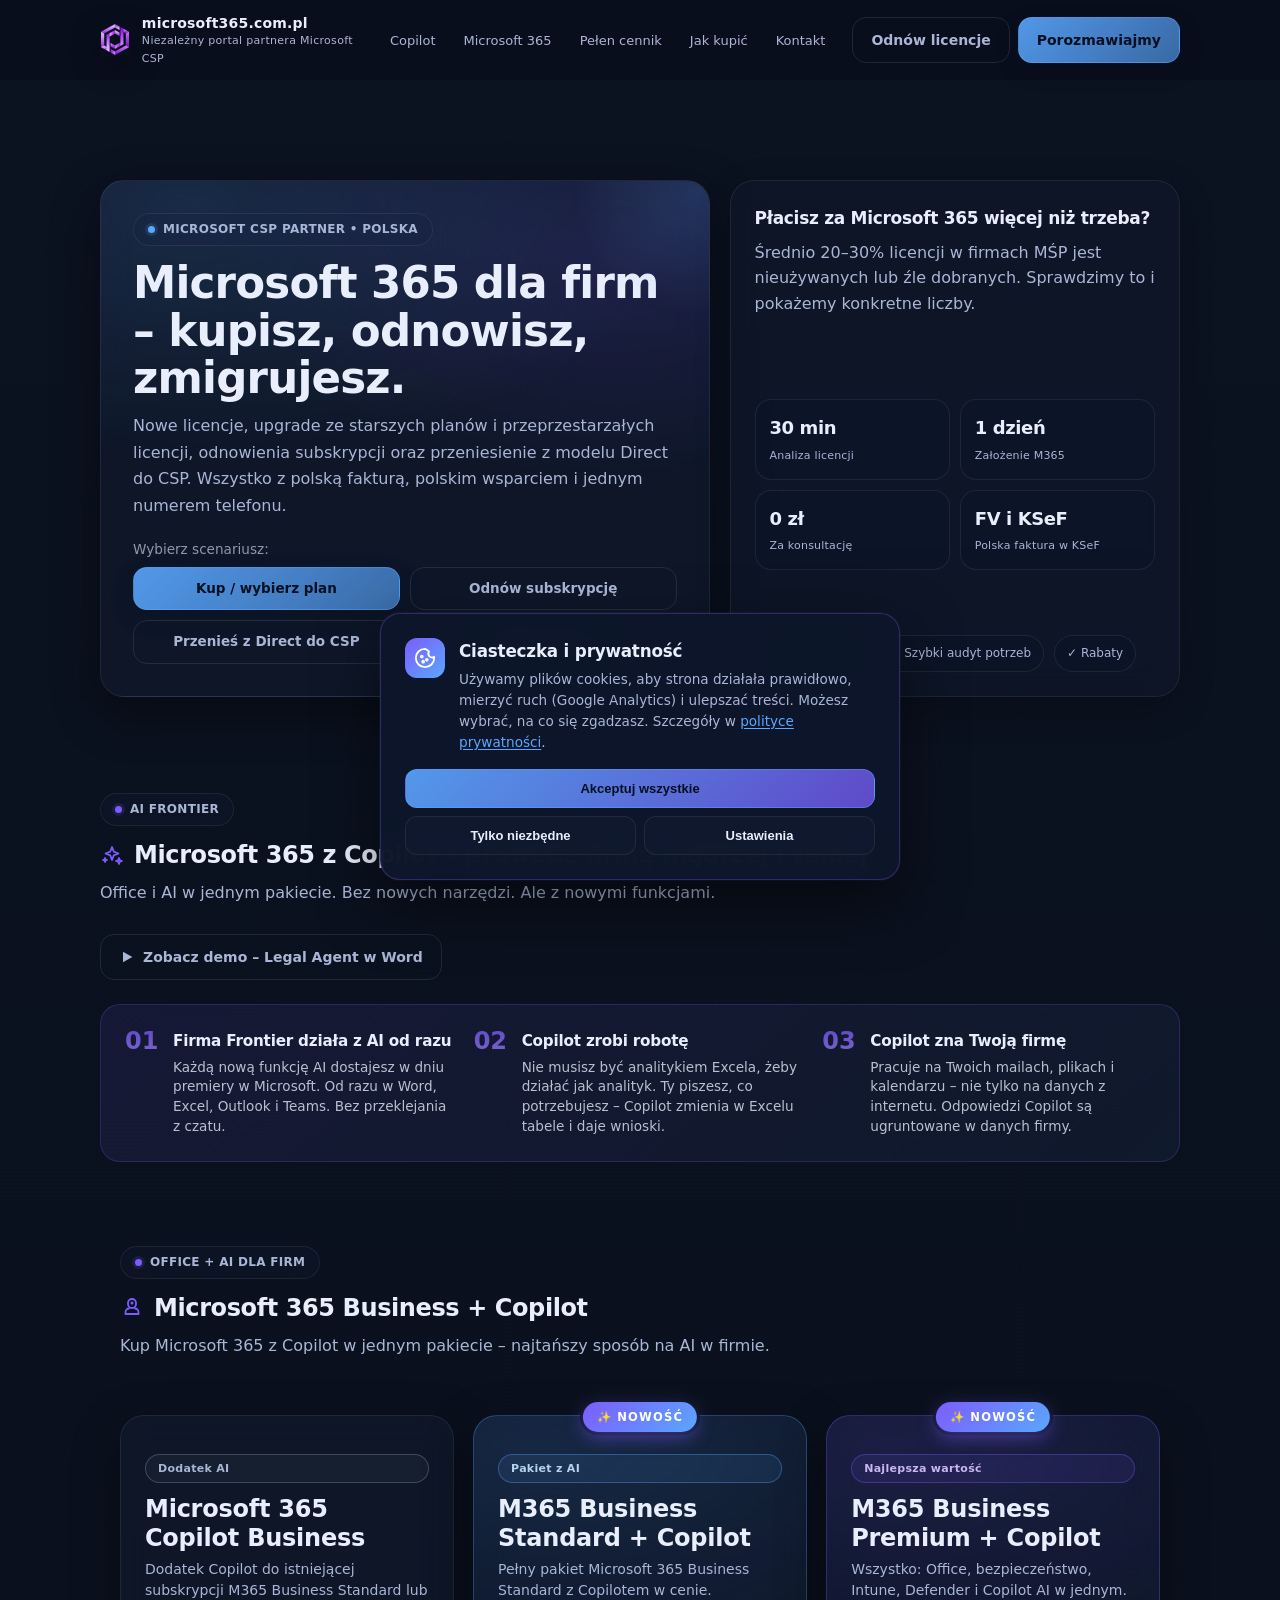
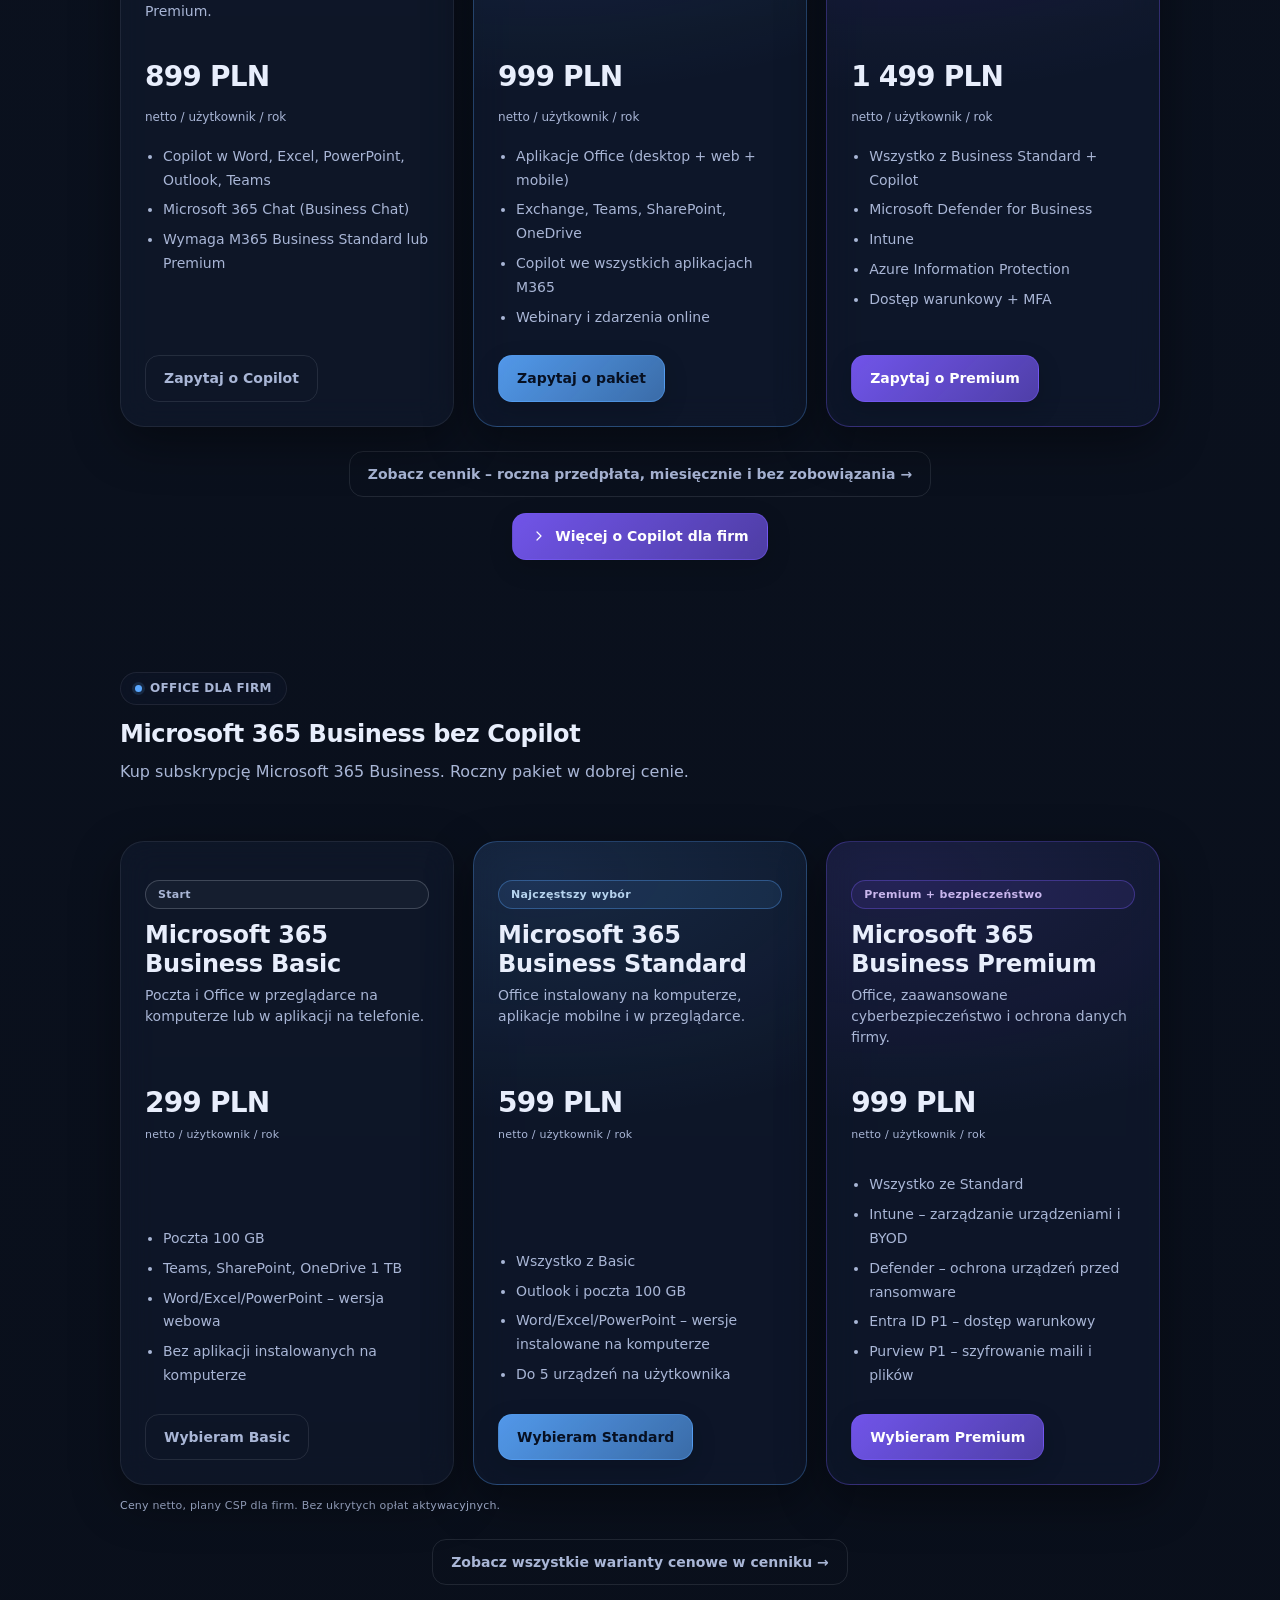
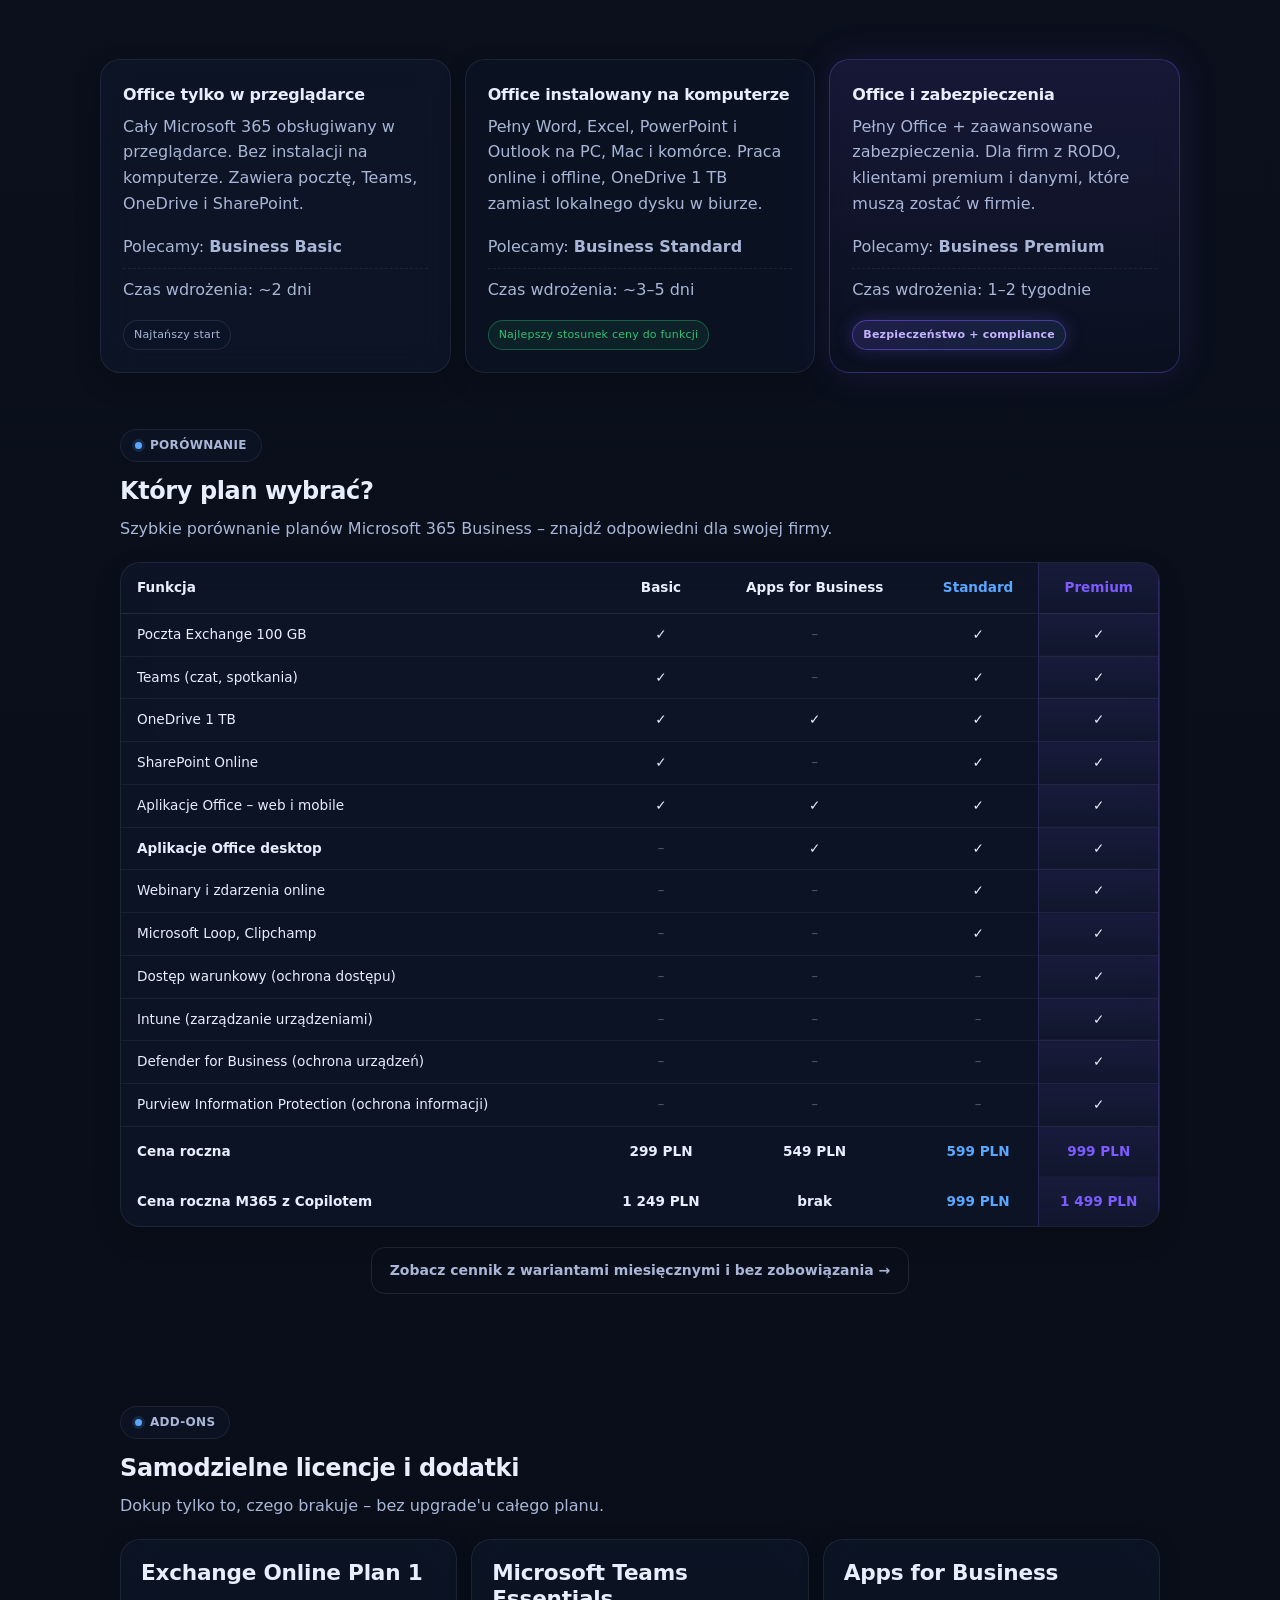
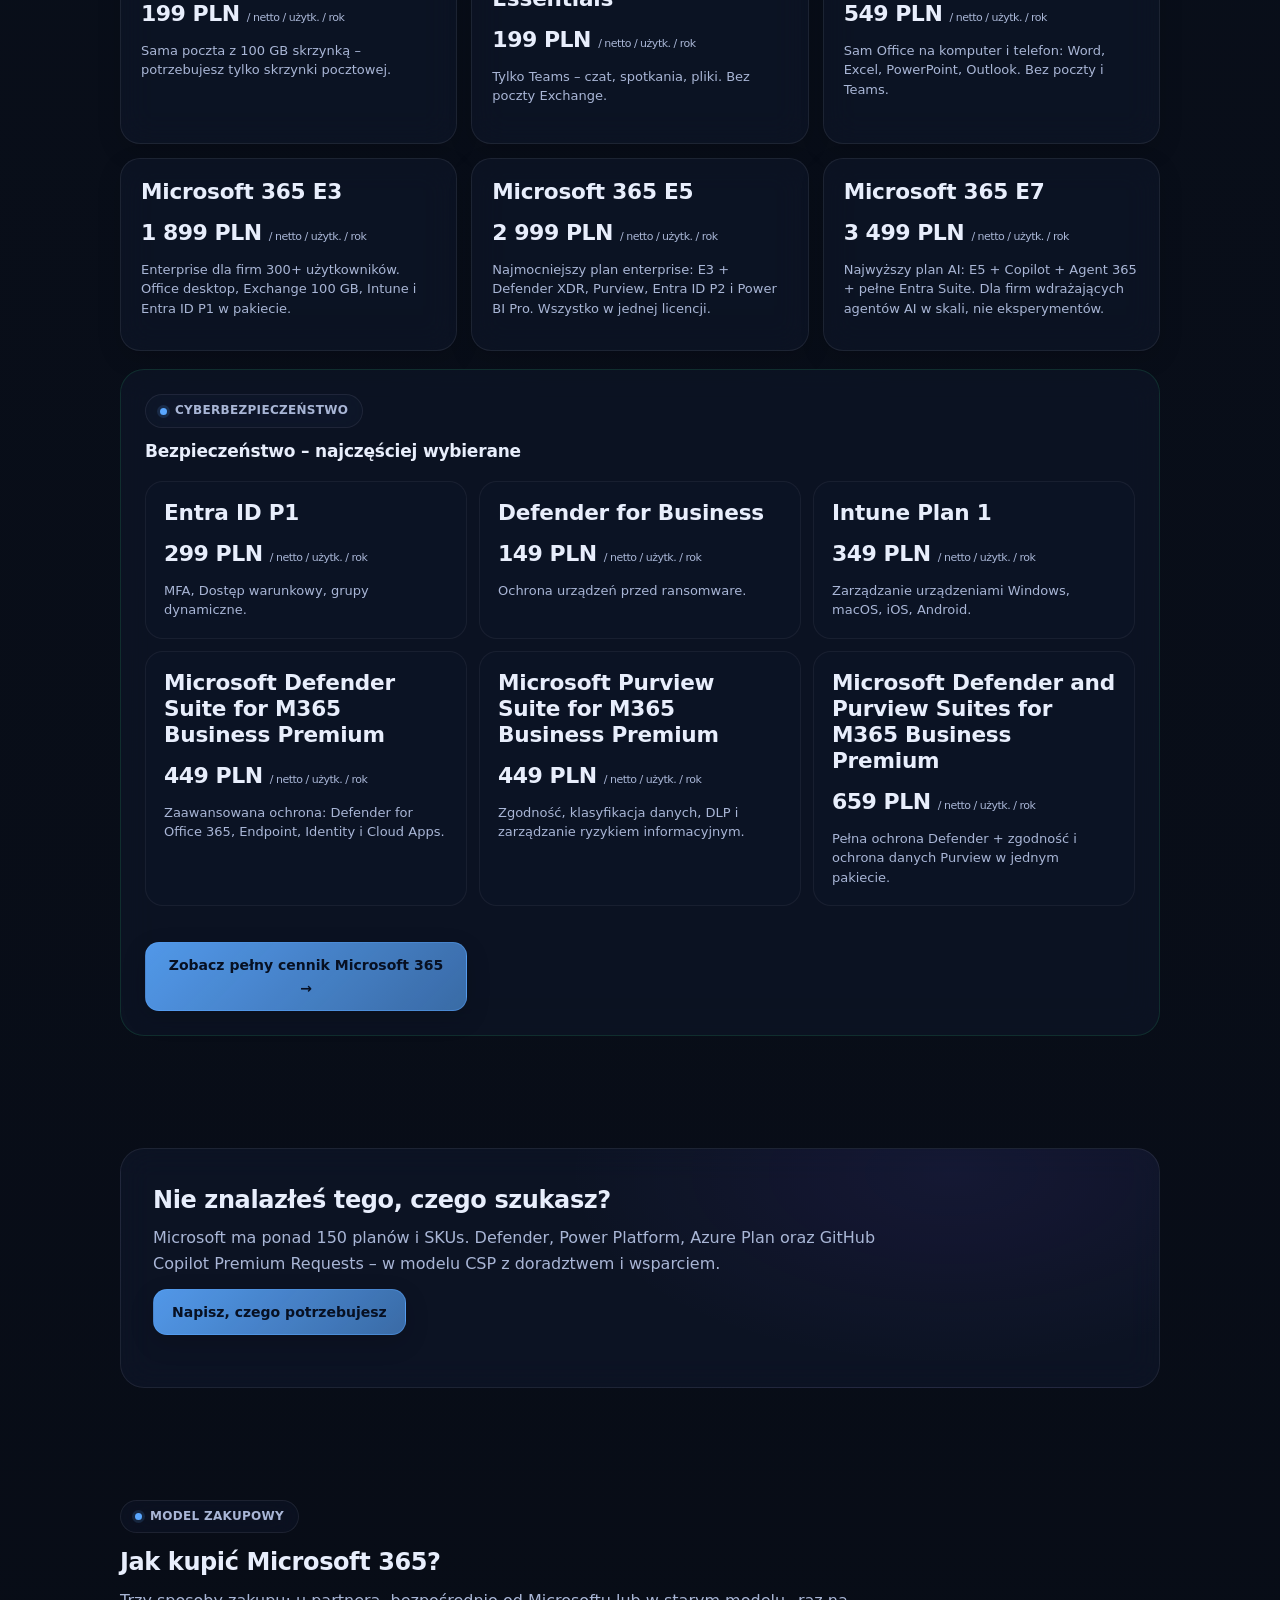
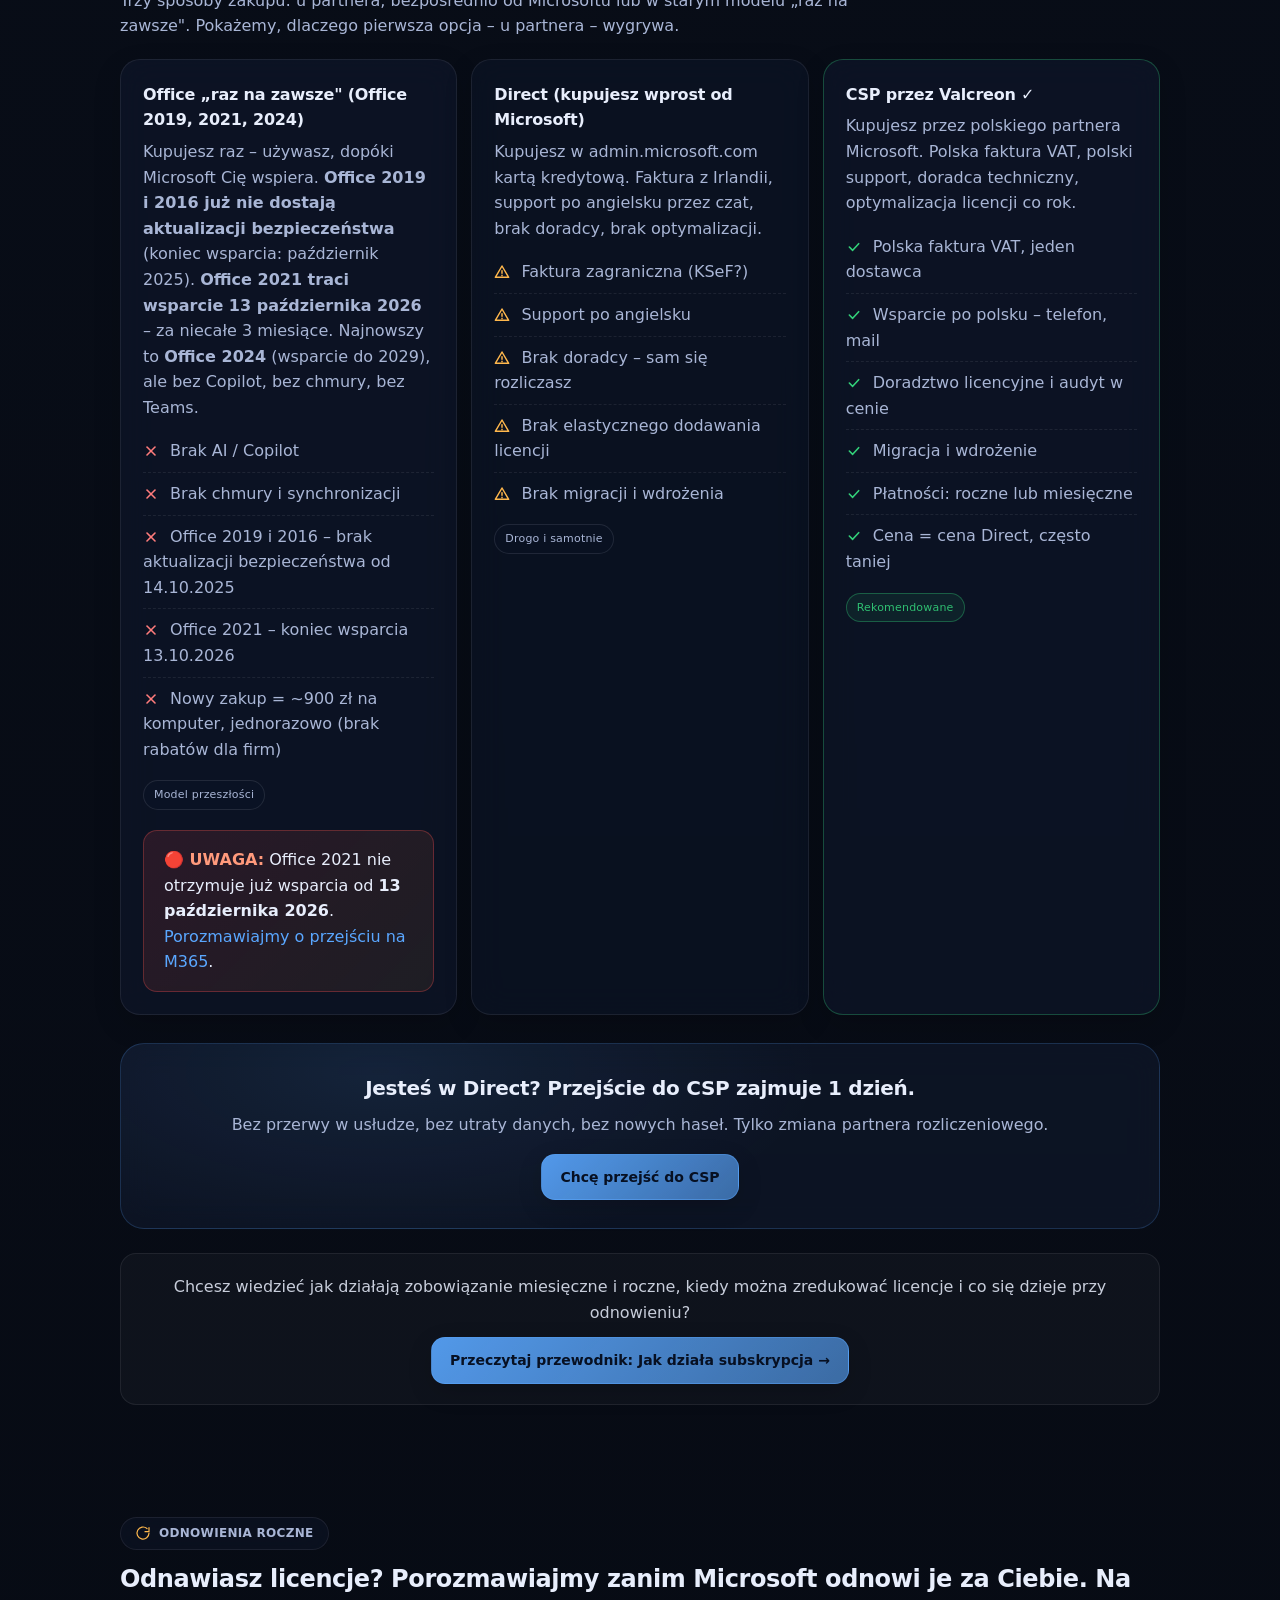
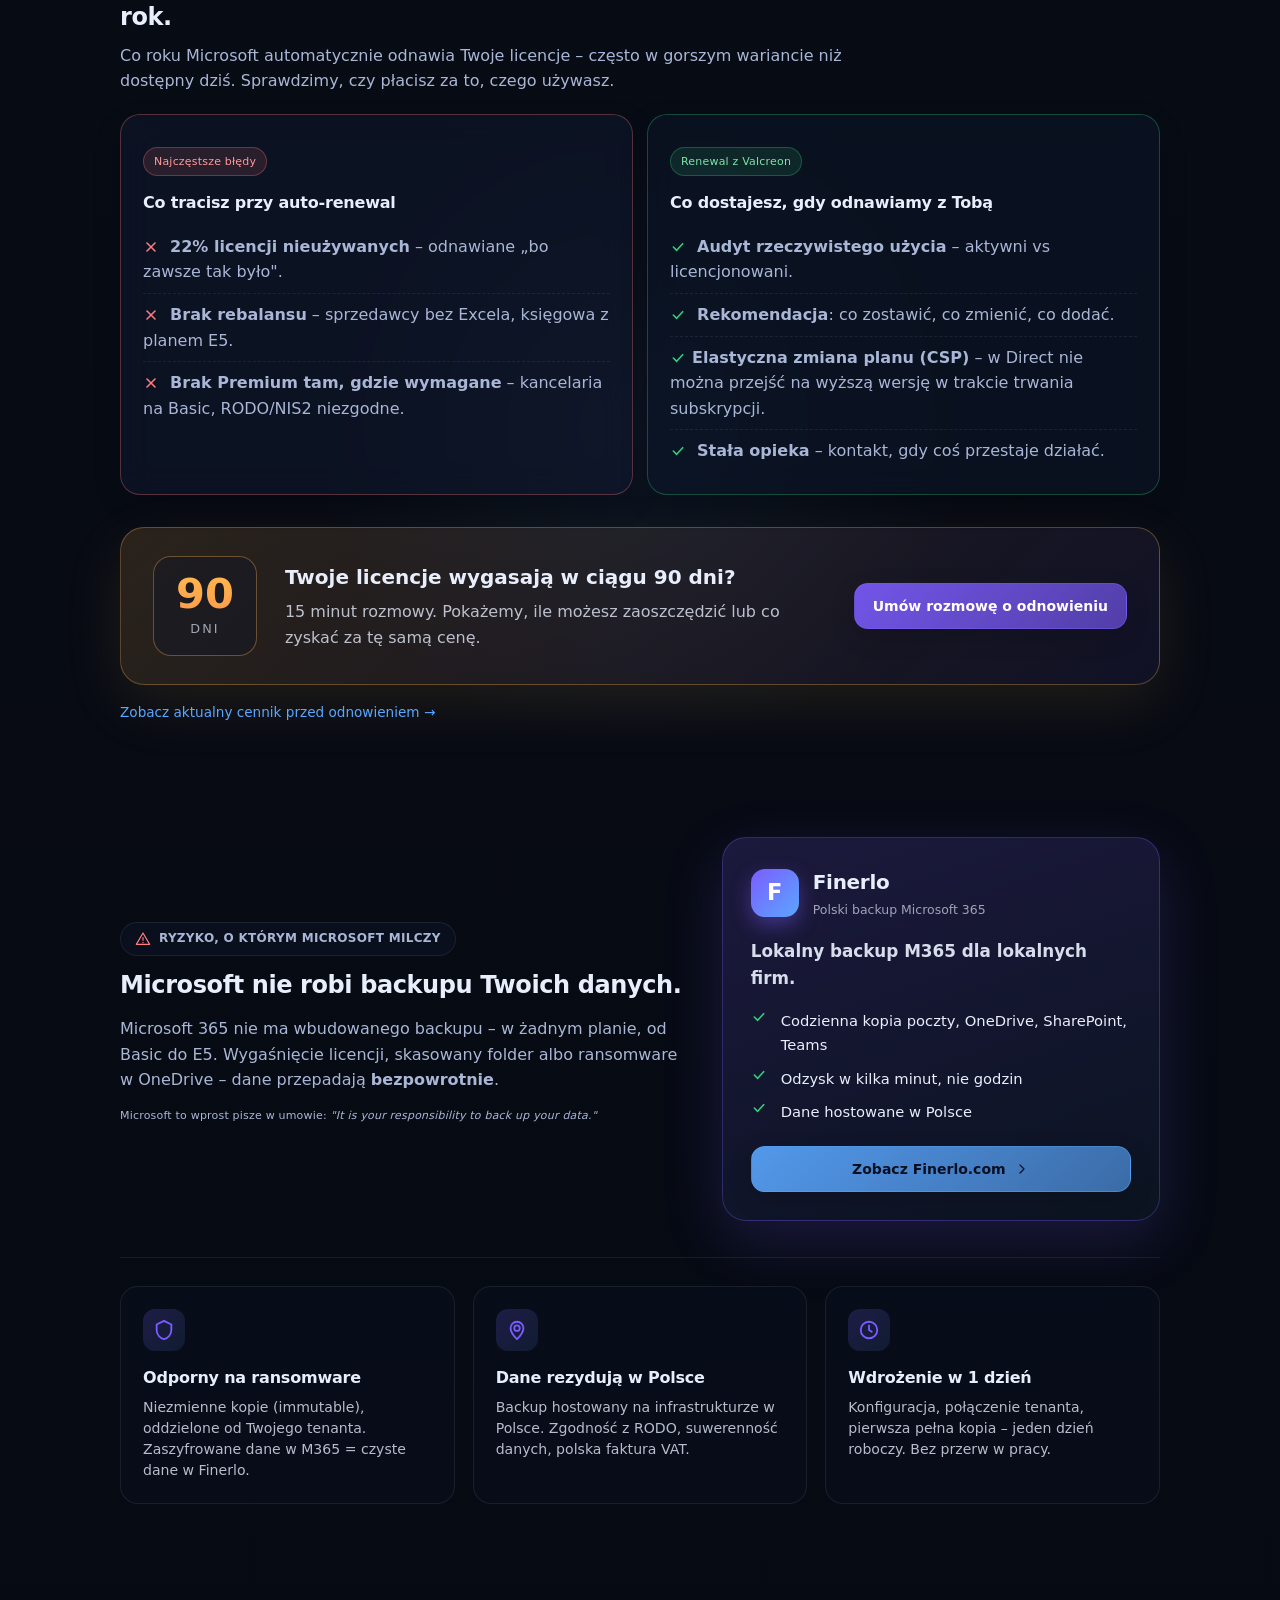
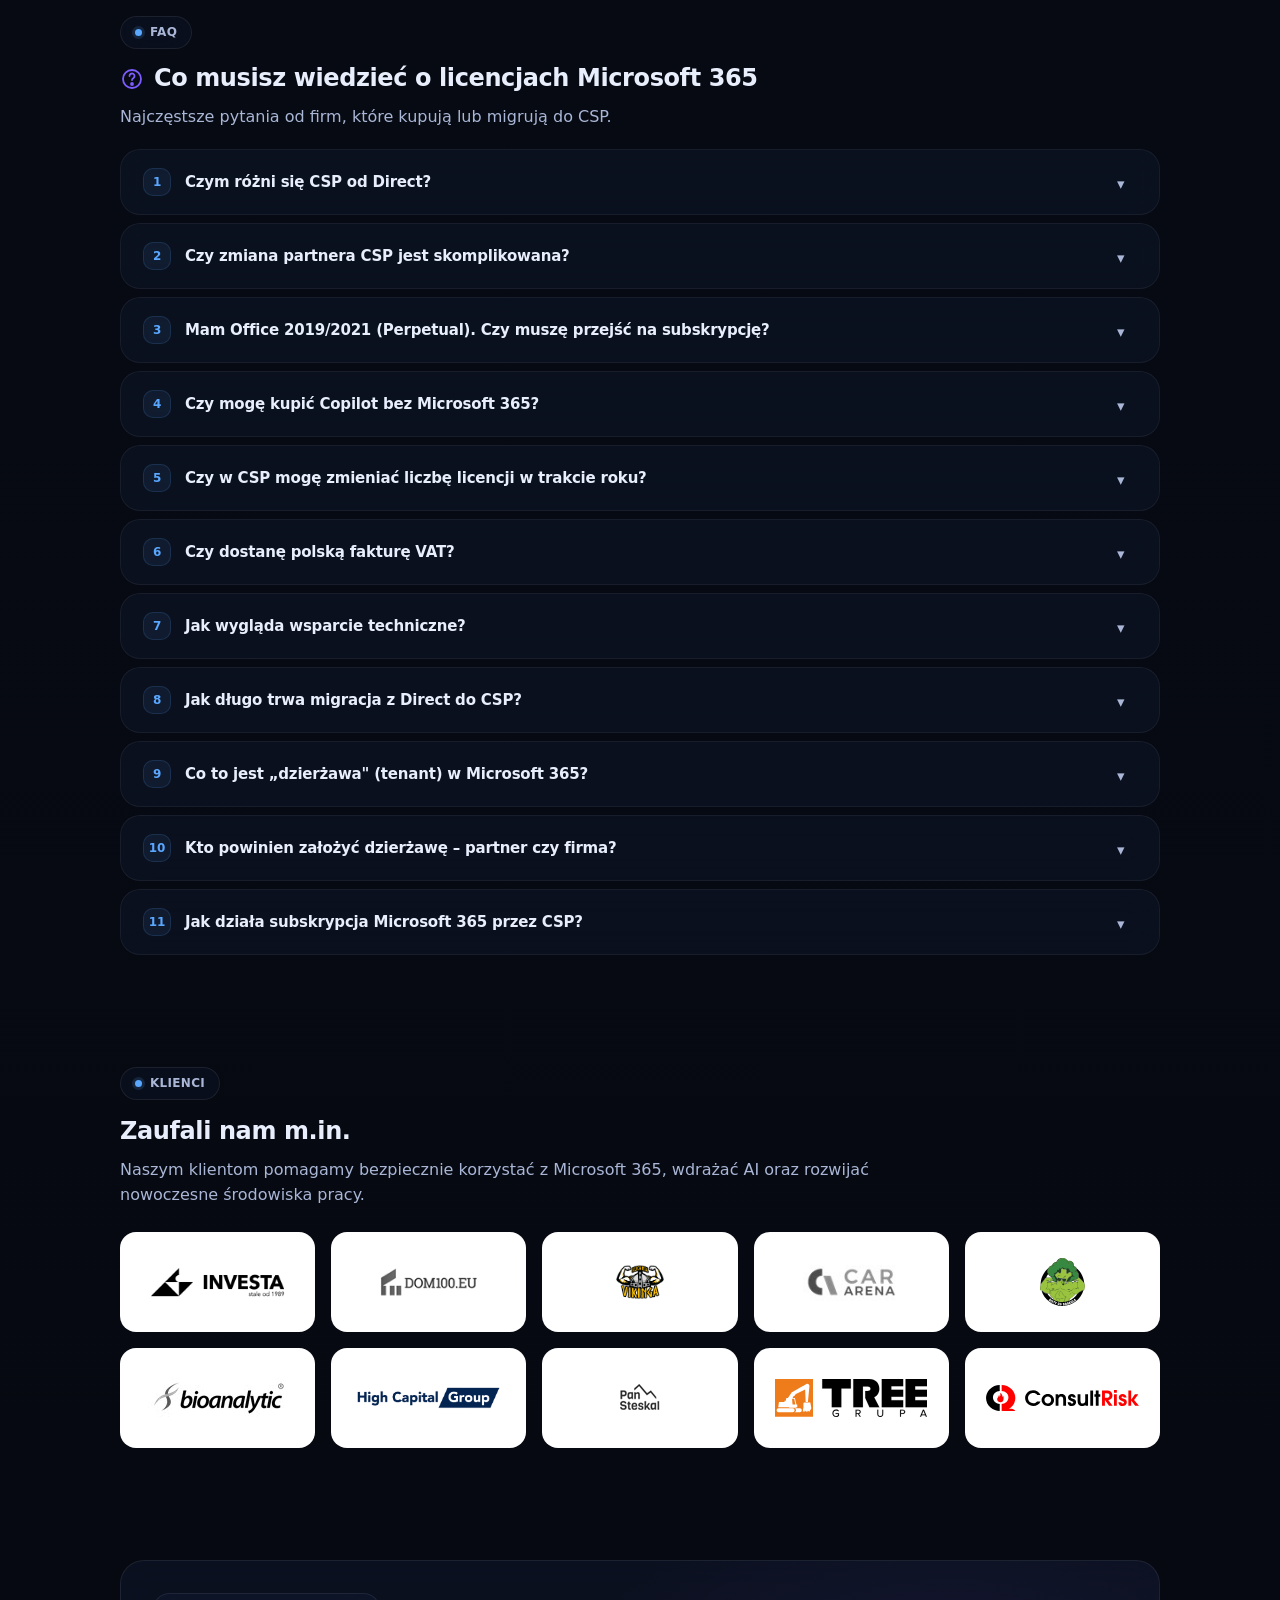
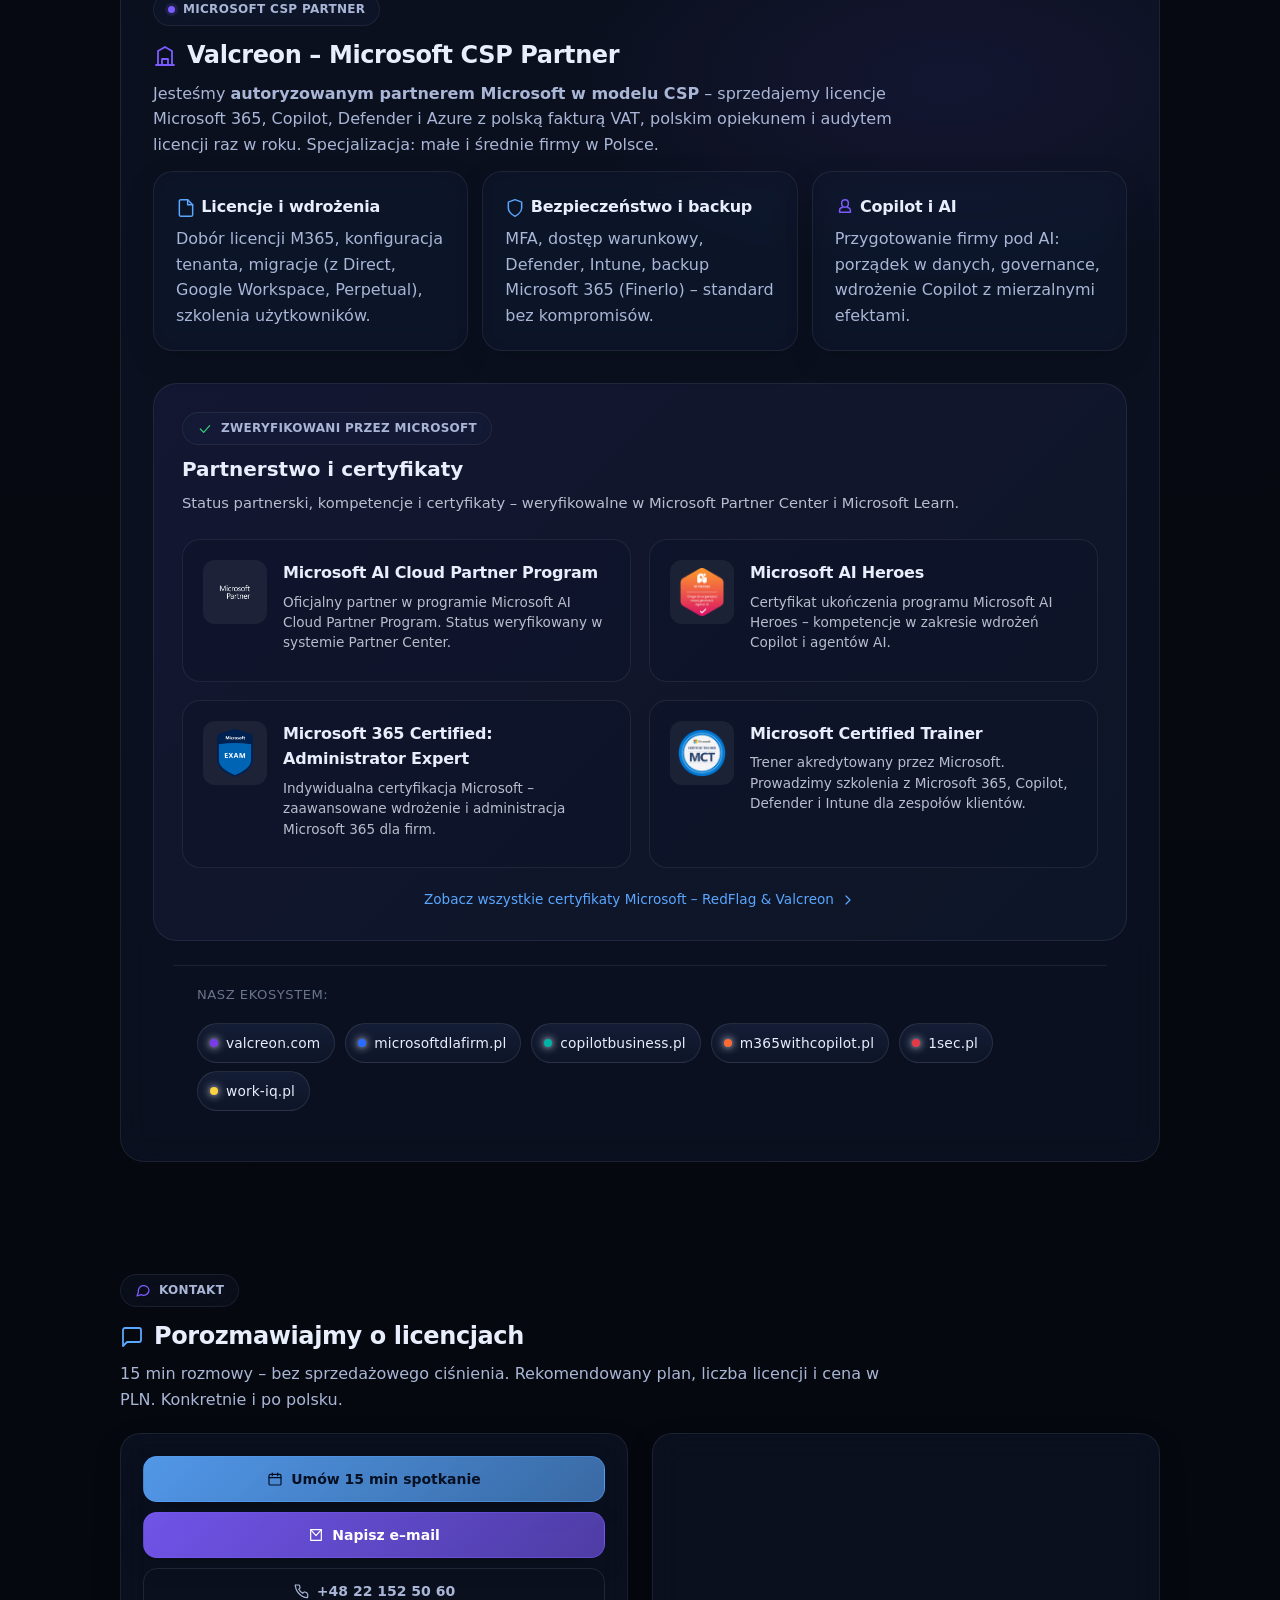
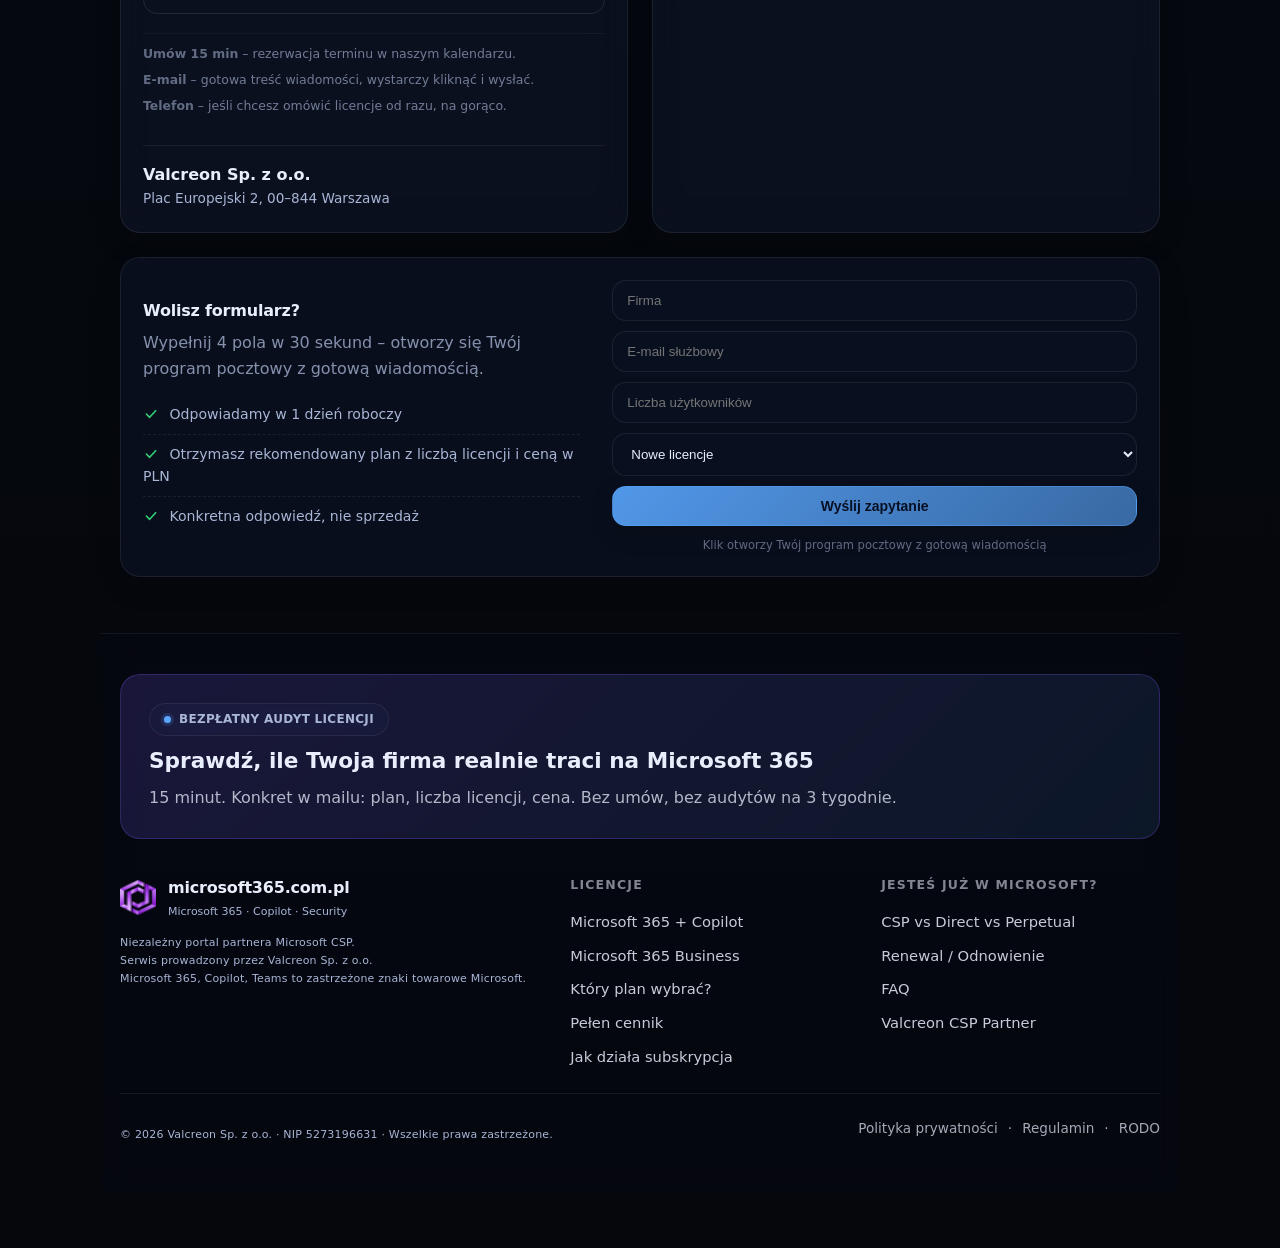
<file: index.html>
<!doctype html>
<html lang="pl">
<head>
<!-- Google Analytics 4 – respektuje Consent Mode -->
<script async src="https://www.googletagmanager.com/gtag/js?id=G-7ZSVQDRJVB"></script>
<script>
  window.dataLayer = window.dataLayer || [];
  function gtag(){dataLayer.push(arguments);}
  gtag('js', new Date());
  gtag('config', 'G-7ZSVQDRJVB', {
    'anonymize_ip': true
  });
</script>
<meta charset="utf-8">
<meta name="viewport" content="width=device-width,initial-scale=1">
<title>Microsoft 365 dla firm – licencje, Copilot, Business Premium | microsoft365.com.pl</title>
<meta name="description" content="Microsoft 365 dla firm w modelu CSP. Nowe licencje, odnowienia, migracja z Direct i Perpetual. Microsoft 365 Business Basic, Standard, Premium i Copilot. Doradztwo i wdrożenie – Valcreon, Microsoft CSP Partner.">
<link rel="stylesheet" href="style.css">
<link rel="icon" href="fav.ico">
</head>
<body>

      
<!-- ================= HEADER ================= -->
<header>
  <div class="container nav">
    <a class="brand" href="#">
      <img src="logo-32.png" alt="microsoft365.com.pl" class="logo">
      <span>
        <div class="t1">microsoft365.com.pl</div>
        <div class="t2">Niezależny portal partnera Microsoft CSP</div>
      </span>
    </a>
    <nav aria-label="Główne">
      <ul>
        <li><a href="#copilot">Copilot</a></li>
        <li><a href="#business">Microsoft 365</a></li>
        <li><a href="cennik.html" aria-current="page">Pełen cennik</a></li>
        <li><a href="#csp">Jak kupić</a></li>
        <li><a href="#kontakt">Kontakt</a></li>
      </ul>
    </nav>
    <div class="actions">
      <a href="#renewal" class="btn ghost">Odnów licencje</a>
      <a href="#kontakt" class="btn primary">Porozmawiajmy</a>
     <button class="hamburger" aria-label="Menu" onclick="var d=document.getElementById('drawer');d.style.display=(d.style.display==='block'?'none':'block')"><span></span><span></span><span></span></button>
    </div>
  </div>
</header>

<!-- ================= DRAWER (mobile) ================= -->
<div class="drawer" id="drawer" onclick="if(event.target===this)this.style.display='none'">
  <div class="panel" style="width:320px">
    <div class="top">
      <strong>Menu</strong>
      <button class="btn ghost" onclick="document.getElementById('drawer').style.display='none'">Zamknij</button>
    </div>
    <nav class="drawerNav">
      <a href="#copilot" onclick="document.getElementById('drawer').style.display='none'">Microsoft 365 + Copilot</a>
      <a href="#business" onclick="document.getElementById('drawer').style.display='none'">Microsoft 365 Business</a>
      <a href="cennik.html" onclick="document.getElementById('drawer').style.display='none'">Pełen cennik</a>
      <a href="#csp" onclick="document.getElementById('drawer').style.display='none'">Jak kupić</a>
      <a href="subskrypcja.html" onclick="document.getElementById('drawer').style.display='none'">Jak działa subskrypcja</a>
      <a href="#kontakt" onclick="document.getElementById('drawer').style.display='none'">Kontakt</a>
    </nav>
    <div class="drawerActions">
      <a href="#renewal" class="btn ghost">Odnów licencje</a>
      <a href="#kontakt" class="btn primary">Porozmawiajmy</a>
    </div>
  </div>
</div>

<!-- ================= HERO ================= -->
<section class="hero">
  <div class="container">
    <div class="heroGrid">
      <div class="heroCard">
        <span class="pill"><span class="dot"></span> Microsoft CSP Partner • Polska</span>
        <h1>Microsoft 365 dla firm – kupisz, odnowisz, zmigrujesz.</h1>
        <p class="sub">Nowe licencje, upgrade ze starszych planów i przeprzestarzałych licencji, odnowienia subskrypcji oraz przeniesienie z modelu Direct do CSP. Wszystko z polską fakturą, polskim wsparciem i jednym numerem telefonu.</p>
          <div style="font-size:.85rem; opacity:.6; margin-bottom:6px;">
            Wybierz scenariusz:
          </div>
          <div class="ctaRow">
            <a href="#business" class="btn primary">Kup / wybierz plan</a>
            <a href="#renewal" class="btn ghost">Odnów subskrypcję</a>
            <a href="#csp" class="btn ghost">Przenieś z Direct do CSP  </a>
            <a href="cennik.html" class="btn ghost">Zobacz cennik</a>
          </div>
        <!-- <div class="mini">
          <span>✓ Polska faktura i KSeF</span>
          <span>✓ Wsparcie po polsku</span>
          <span>✓ Migracja i wsparcie</span>
        </div> -->
      </div>
<aside class="sideCard">
  <div>
    <h3>Płacisz za Microsoft 365 więcej niż trzeba?</h3>
    <p>
      Średnio 20–30% licencji w firmach MŚP jest nieużywanych lub źle dobranych. 
      Sprawdzimy to i pokażemy konkretne liczby.
    </p>
  </div>

  <div class="kpis">
    <div class="kpi"><div class="n">30 min</div><div class="l">Analiza licencji</div></div>
    <div class="kpi"><div class="n">1 dzień</div><div class="l">Założenie M365</div></div>
    <div class="kpi"><div class="n">0 zł</div><div class="l">Za konsultację</div></div>
    <div class="kpi"><div class="n">FV i KSeF</div><div class="l">Polska faktura w KSeF</div></div>
  </div>

  <div class="mini" style="margin-top:12px;">
    <span>✓ Polska firma</span>
    <span>✓ Szybki audyt potrzeb</span>
    <span>✓ Rabaty</span>
  </div>
</aside>
    </div>
  </div>
</section>

<!-- ================= M365 + COPILOT (FRONTIER EDITION) ================= -->
<section id="copilot">
  <div class="container">

    <div class="sectionTitle">
      <div>
        <span class="pill" style="margin-bottom:10px;">
          <span class="dot" style="background:var(--accent2);box-shadow:0 0 0 3px rgba(124,92,255,.14);"></span>
          AI Frontier
        </span>
        <h2>
          <span class="ico ico-lg" style="color:var(--accent2)">
            
            <svg viewBox="0 0 24 24">
            <path d="M12 3l1.8 4.7L18.5 9.5l-4.7 1.8L12 16l-1.8-4.7L5.5 9.5l4.7-1.8L12 3z"/>
            <path d="M19 14l.9 2.3 2.1.7-2.1.7L19 20l-.9-2.3-2.1-.7 2.1-.7L19 14z"/>
            <path d="M5 14l.6 1.5 1.4.5-1.4.5L5 18l-.6-1.5L3 16l1.4-.5L5 14z"/>
            </svg>

          </span>
          Microsoft 365 z Copilot – prowadź firmę mądrzej i taniej
        </h2>
        <p class="lead">
          <p class="lead">Office i AI w jednym pakiecie. Bez nowych narzędzi. Ale z nowymi funkcjami.</p>
        </p>
      </div>
      <a href="https://redflagpl.sharepoint.com/:p:/s/Dysk/IQDe96gI5MYmRY6UE98b5JVyAZmnmUD5nBBS-Z_m6PS47Is" target="_blank" rel="noopener" class="btn ghost">
  <span class="ico ico-sm">
    <svg viewBox="0 0 24 24"><polygon points="6 4 20 12 6 20 6 4" fill="currentColor" stroke="none"/></svg>
  </span>
  Zobacz demo – Legal Agent w Word
</a>
    </div>

        <!-- 🔥 FRONTIER BANNER (3 konkrety dla SMB) -->
        <div class="frontierBanner">

        <div class="fbItem">
            <div class="fbNum">01</div>
            <div>
            <strong>Firma Frontier działa z AI od razu</strong>
            
            <p>Każdą nową funkcję AI dostajesz w dniu premiery w Microsoft. Od razu w Word, Excel, Outlook i Teams. Bez przeklejania z czatu.</p>
            </div>
        </div>

        <div class="fbItem">
            <div class="fbNum">02</div>
            <div>
            <strong>Copilot zrobi robotę</strong>
            <p>Nie musisz być analitykiem Excela, żeby działać jak analityk. Ty piszesz, co potrzebujesz – Copilot zmienia w Excelu tabele i daje wnioski.</p>
            </div>
        </div>

        <div class="fbItem">
            <div class="fbNum">03</div>
            <div>
            <strong>Copilot zna Twoją firmę</strong>
            <p>Pracuje na Twoich mailach, plikach i kalendarzu – nie tylko na danych z internetu. Odpowiedzi Copilot są ugruntowane w danych firmy.</p>
            </div>
        </div>

</div>

   
<!-- ================= M365 + COPILOT ================= -->
<section id="copilot">
  <div class="container">
    <div class="sectionTitle">
      <div>
        <span class="pill" style="margin-bottom:10px;">
          <span class="dot" style="background:var(--accent2);box-shadow:0 0 0 3px rgba(124,92,255,.14);"></span>
          Office + AI dla firm
        </span>
        <h2>
          <span class="ico ico-lg" style="color:var(--accent2)">
            <svg viewBox="0 0 24 24">
              <path d="M12 2a4 4 0 014 4v1a4 4 0 01-8 0V6a4 4 0 014-4z"/>
              <path d="M9 11.5A3.5 3.5 0 005.5 15v2h13v-2A3.5 3.5 0 0015 11.5"/>
              <circle cx="12" cy="6" r="1.5" fill="currentColor" stroke="none"/>
            </svg>
          </span>
          Microsoft 365 Business + Copilot
        </h2>
        <p class="lead">Kup Microsoft 365 z Copilot w jednym pakiecie – najtańszy sposób na&nbsp;AI&nbsp;w&nbsp;firmie.</p>
      </div>
    </div>

    <div class="pricing">

    <!-- KARTA 1 -->
<div class="priceCard" style="display:flex; flex-direction:column;">
    <div class="badge neutral">Dodatek AI</div>
    <div class="priceName">Microsoft 365 Copilot Business</div>
    <p class="priceDesc">Dodatek Copilot do istniejącej subskrypcji M365 Business Standard lub Premium.</p>
    
    <div>
    <div class="price">899 PLN</div>
    <div class="muted" style="font-size:.75rem;margin-top:-4px;">netto / użytkownik / rok</div>
    <ul class="bullets">
        <li>Copilot w Word, Excel, PowerPoint, Outlook, Teams</li>
        <li>Microsoft 365 Chat (Business Chat)</li>
        <li>Wymaga M365 Business Standard lub Premium</li>
    </ul>
    <a class="btn ghost" style="margin-top:auto;" href="mailto:licencje@microsoft365.com.pl?subject=Microsoft 365 Copilot Business - Microsoft365.com.pl&body=Dzień dobry,%0D%0A%0D%0Ajesteśmy zainteresowani Microsoft 365 Copilot Business (dodatek do Microsoft 365).%0D%0A%0D%0AObecnie korzystamy z subskrypcji:%0D%0AIlość użytkowników:%0D%0ATermin zakończenia aktualnej subskrypcji:%0D%0ANazwa firmy:%0D%0ANIP:%0D%0AKontakt:%0D%0A%0D%0ADziękuję.">
        Zapytaj o Copilot
    </a>
    </div>
</div>

<!-- KARTA 2 -->
<div class="priceCard featured" style="display:flex; flex-direction:column;">
    <div class="newBadge">✨ Nowość</div>
    <div class="badge">Pakiet z AI</div>
    <div class="priceName">M365 Business Standard + Copilot</div>
    <p class="priceDesc">Pełny pakiet Microsoft 365 Business Standard z Copilotem w cenie.</p>
    <div>
    <div class="price">999 PLN</div>
    <div class="muted" style="font-size:.75rem;margin-top:-4px;">netto / użytkownik / rok</div>
    <ul class="bullets">
        <li>Aplikacje Office (desktop + web + mobile)</li>
        <li>Exchange, Teams, SharePoint, OneDrive</li>
        <li>Copilot we wszystkich aplikacjach M365</li>
        <li>Webinary i zdarzenia online</li>
    </ul>
    <a class="btn primary" style="margin-top:auto;" href="mailto:licencje@microsoft365.com.pl?subject=M365 Business Standard + Copilot - Microsoft365.com.pl&body=Dzień dobry,%0D%0A%0D%0Ajesteśmy zainteresowani Microsoft 365 Business Standard z Copilot.%0D%0A%0D%0AObecnie korzystamy z subskrypcji:%0D%0AIlość użytkowników:%0D%0ATermin zakończenia aktualnej subskrypcji:%0D%0ANazwa firmy:%0D%0ANIP:%0D%0AKontakt:%0D%0A%0D%0ADziękuję.">
        Zapytaj o pakiet
    </a>
    </div>
</div>

<!-- KARTA 3 -->
<div class="priceCard featured-purple" style="display:flex; flex-direction:column;">
    <div class="newBadge">✨ Nowość</div>
    <div class="badge purple">Najlepsza wartość</div>
    <div class="priceName">M365 Business Premium + Copilot</div>
    <p class="priceDesc">Wszystko: Office, bezpieczeństwo, Intune, Defender i Copilot AI w jednym.</p>
    <div>
    <div class="price">1 499 PLN</div>
    <div class="muted" style="font-size:.75rem;margin-top:-4px;">netto / użytkownik / rok</div>
    <ul class="bullets">
        <li>Wszystko z Business Standard + Copilot</li>
        <li>Microsoft Defender for Business</li>
        <li>Intune</li>
        <li>Azure Information Protection</li>
        <li>Dostęp warunkowy + MFA</li>
    </ul>
    <a class="btn accent2" style="margin-top:auto;" href="mailto:licencje@microsoft365.com.pl?subject=M365 Business Premium + Copilot - Microsoft365.com.pl&body=Dzień dobry,%0D%0A%0D%0Ajesteśmy zainteresowani Microsoft 365 Business Premium z Copilot.%0D%0A%0D%0AObecnie korzystamy z subskrypcji:%0D%0AIlość użytkowników:%0D%0ATermin zakończenia aktualnej subskrypcji:%0D%0ANazwa firmy:%0D%0ANIP:%0D%0AKontakt:%0D%0A%0D%0ADziękuję.">
        Zapytaj o Premium
    </a>
    </div>
</div>


    </div>

    <div style="margin-top:24px;text-align:center;"><a class="btn ghost" href="cennik.html">Zobacz cennik – roczna przedpłata, miesięcznie i bez zobowiązania →</a></div>

    <div style="margin-top:16px;text-align:center;">
      <a class="btn accent2" href="https://m365withcopilot.com" target="_blank" rel="noopener">
        <span class="ico ico-sm">
          <svg viewBox="0 0 24 24"><polyline points="9 18 15 12 9 6"/></svg>
        </span>
        Więcej o Copilot dla firm
      </a>
    </div>
  </div>
</section>


<!-- ================= MICROSOFT 365 BUSINESS ================= -->
<section id="business">
  <div class="container">
    <div class="sectionTitle">
      <div>
         <span class="pill" style="margin-bottom:10px;"><span class="dot"></span> Office dla firm</span>
        <h2>Microsoft 365 Business bez Copilot</h2>
        <p class="lead">Kup subskrypcję Microsoft 365 Business. Roczny pakiet w dobrej cenie.</p>
      </div>
    </div>

    <div class="pricing">
      <!-- Basic -->
      <div class="priceCard">
        <span class="badge neutral">Start</span>
        <h3 class="priceName">Microsoft 365 Business Basic</h3>
        <p class="priceDesc">Poczta i Office w przeglądarce na komputerze lub w aplikacji na telefonie.</p>
        <div class="price">299 PLN<small>netto / użytkownik / rok</small></div>
        <ul class="bullets">
          <li>Poczta 100 GB</li>
          <li>Teams, SharePoint, OneDrive 1 TB</li>
          <li>Word/Excel/PowerPoint – wersja webowa</li>
          <li>Bez aplikacji instalowanych na komputerze</li>
        </ul>
        <a href="#kontakt" class="btn ghost">Wybieram Basic</a>
      </div>

      <!-- Standard -->
      <div class="priceCard featured">
        <span class="badge">Najczęstszy wybór</span>
        <h3 class="priceName">Microsoft 365 Business Standard</h3>
        <p class="priceDesc">Office instalowany na komputerze, aplikacje mobilne i w przeglądarce.</p>
        <div class="price">599 PLN<small>netto / użytkownik / rok</small></div>
        <ul class="bullets">
          <li>Wszystko z Basic</li>
          <li>Outlook i poczta 100 GB</li>
          <li>Word/Excel/PowerPoint – wersje instalowane na komputerze</li>
          <li>Do 5 urządzeń na użytkownika</li>
        </ul>
        <a href="#kontakt" class="btn primary">Wybieram Standard</a>
      </div>

      <!-- Premium -->
      <div class="priceCard featured-purple">
        <span class="badge purple">Premium + bezpieczeństwo</span>
        <h3 class="priceName">Microsoft 365 Business Premium</h3>
        <p class="priceDesc">Office, zaawansowane cyberbezpieczeństwo i ochrona danych firmy.</p>
        <div class="price">999 PLN<small>netto / użytkownik / rok</small></div>
        <ul class="bullets">
          <li>Wszystko ze Standard</li>
          <li>Intune – zarządzanie urządzeniami i BYOD</li>
          <li>Defender – ochrona urządzeń przed ransomware</li>
          <li>Entra ID P1 – dostęp warunkowy</li>
          <li>Purview P1 – szyfrowanie maili i plików</li>
        </ul>
        <a href="#kontakt" class="btn accent2">Wybieram Premium</a>
      </div>
    </div>
    <p class="fine">Ceny netto, plany CSP dla firm. Bez ukrytych opłat aktywacyjnych.</p>
        <div style="margin-top:24px;text-align:center;"><a class="btn ghost" href="cennik.html">Zobacz wszystkie warianty cenowe w cenniku →</a></div>
  </div>
</section>

<div class="grid3">

  <!-- KARTA 1 – granatowa (Basic) -->
  <div class="card">
    <h3>Office tylko w przeglądarce</h3>
    <p>Cały Microsoft 365 obsługiwany w przeglądarce. Bez instalacji na komputerze. Zawiera pocztę, Teams, OneDrive i SharePoint.</p>
    <ul class="list">
      <li>Polecamy: <strong>Business Basic</strong></li>
      <li>Czas wdrożenia: ~2 dni</li>
    </ul>
    <span class="tag">Najtańszy start</span>
  </div>

  <!-- KARTA 2 – niebieska (Standard) -->
  <div class="card alt">
    <h3>Office instalowany na komputerze</h3>
    <p>Pełny Word, Excel, PowerPoint i Outlook na PC, Mac i komórce. Praca online i offline, OneDrive 1 TB zamiast lokalnego dysku w biurze.</p>
    <ul class="list">
      <li>Polecamy: <strong>Business Standard</strong></li>
      <li>Czas wdrożenia: ~3–5 dni</li>
    </ul>
    <span class="tag new">Najlepszy stosunek ceny do funkcji</span>
  </div>

  <!-- KARTA 3 – fioletowa (Premium) -->
  <div class="card alt-purple">
    <h3>Office i zabezpieczenia</h3>
    <p>Pełny Office + zaawansowane zabezpieczenia. Dla firm z RODO, klientami premium i danymi, które muszą zostać w firmie.</p>
    <ul class="list">
      <li>Polecamy: <strong>Business Premium</strong></li>
      <li>Czas wdrożenia: 1–2 tygodnie</li>
    </ul>
    <span class="tag tag-purple">Bezpieczeństwo + compliance</span>
  </div>

</div>


<!-- PORÓWNANIE -->
<section>
  <div class="container">
    <div class="sectionTitle">
      <div>
        <span class="pill" style="margin-bottom:10px;"><span class="dot"></span> Porównanie</span>
        <h2>Który plan wybrać?</h2>
        <p class="lead">Szybkie porównanie planów Microsoft 365 Business – znajdź odpowiedni dla swojej firmy.</p>
      </div>
    </div>
    <div class="card comparisonCard">
<table class="comparisonTable">
        <thead>
          <tr style="border-bottom:1px solid rgba(232,238,252,.10);">
            <th style="text-align:left; padding:14px 16px;">Funkcja</th>
            <th style="padding:14px 12px; text-align:center;">Basic</th>
            <th style="padding:14px 12px; text-align:center;">Apps for Business</th>
            <th style="padding:14px 12px; text-align:center;color:var(--accent);">Standard</th>
            <th class="col-premium" style="padding:14px 12px; text-align:center; color:var(--accent2);">Premium</th>
          </tr>
        </thead>
        <tbody>
          <tr style="border-bottom:1px solid rgba(232,238,252,.06);">
            <td style="padding:10px 16px;">Poczta Exchange 100 GB</td>
            <td style="text-align:center;">✓</td>
            <td style="text-align:center; opacity:0.3;">–</td>
            <td style="text-align:center;">✓</td>
            <td class="col-premium" style="text-align:center;">✓</td>
          </tr>
          <tr style="border-bottom:1px solid rgba(232,238,252,.06);">
            <td style="padding:10px 16px;">Teams (czat, spotkania)</td>
            <td style="text-align:center;">✓</td>
            <td style="text-align:center; opacity:0.3;">–</td>
            <td style="text-align:center;">✓</td>
            <td class="col-premium" style="text-align:center;">✓</td>
          </tr>
          <tr style="border-bottom:1px solid rgba(232,238,252,.06);">
            <td style="padding:10px 16px;">OneDrive 1 TB</td>
            <td style="text-align:center;">✓</td>
            <td style="text-align:center;">✓</td>
            <td style="text-align:center;">✓</td>
            <td class="col-premium" style="text-align:center;">✓</td>
          </tr>
          <tr style="border-bottom:1px solid rgba(232,238,252,.06);">
            <td style="padding:10px 16px;">SharePoint Online</td>
            <td style="text-align:center;">✓</td>
            <td style="text-align:center; opacity:0.3;">–</td>
            <td style="text-align:center;">✓</td>
            <td class="col-premium" style="text-align:center;">✓</td>
          </tr>
          <tr style="border-bottom:1px solid rgba(232,238,252,.06);">
            <td style="padding:10px 16px;">Aplikacje Office – web i mobile</td>
            <td style="text-align:center;">✓</td>
            <td style="text-align:center;">✓</td>
            <td style="text-align:center;">✓</td>
            <td class="col-premium" style="text-align:center;">✓</td>
          </tr>
          <tr style="border-bottom:1px solid rgba(232,238,252,.06);">
            <td style="padding:10px 16px; font-weight:600;">Aplikacje Office desktop</td>
            <td style="text-align:center; opacity:0.3;">–</td>
            <td style="text-align:center;">✓</td>
            <td style="text-align:center;">✓</td>
            <td class="col-premium" style="text-align:center;">✓</td>
          </tr>
          <tr style="border-bottom:1px solid rgba(232,238,252,.06);">
            <td style="padding:10px 16px;">Webinary i zdarzenia online</td>
            <td style="text-align:center; opacity:0.3;">–</td>
            <td style="text-align:center; opacity:0.3;">–</td>
            <td style="text-align:center;">✓</td>
            <td class="col-premium" style="text-align:center;">✓</td>
          </tr>
          <tr style="border-bottom:1px solid rgba(232,238,252,.06);">
            <td style="padding:10px 16px;">Microsoft Loop, Clipchamp</td>
            <td style="text-align:center; opacity:0.3;">–</td>
            <td style="text-align:center; opacity:0.3;">–</td>
            <td style="text-align:center;">✓</td>
            <td class="col-premium" style="text-align:center;">✓</td>
          </tr>
            <tr style="border-bottom:1px solid rgba(232,238,252,.06);">
            <td style="padding:10px 16px;">Dostęp warunkowy (ochrona dostępu)</td>
            <td style="text-align:center; opacity:0.3;">–</td>
            <td style="text-align:center; opacity:0.3;">–</td>
            <td style="text-align:center; opacity:0.3;">–</td>
            <td class="col-premium" style="text-align:center;">✓</td>
          </tr>
            <tr style="border-bottom:1px solid rgba(232,238,252,.06);">
            <td style="padding:10px 16px;">Intune (zarządzanie urządzeniami)</td>
            <td style="text-align:center; opacity:0.3;">–</td>
            <td style="text-align:center; opacity:0.3;">–</td>
            <td style="text-align:center; opacity:0.3;">–</td>
            <td class="col-premium" style="text-align:center;">✓</td>
          </tr>
          <tr style="border-bottom:1px solid rgba(232,238,252,.06);">
            <td style="padding:10px 16px;">Defender for Business (ochrona urządzeń)</td>
            <td style="text-align:center; opacity:0.3;">–</td>
            <td style="text-align:center; opacity:0.3;">–</td>
            <td style="text-align:center; opacity:0.3;">–</td>
            <td class="col-premium" style="text-align:center;">✓</td>
          </tr>
           <tr style="border-bottom:1px solid rgba(232,238,252,.06);">
            <td style="padding:10px 16px;">Purview Information Protection (ochrona informacji)</td>
            <td style="text-align:center; opacity:0.3;">–</td>
            <td style="text-align:center; opacity:0.3;">–</td>
            <td style="text-align:center; opacity:0.3;">–</td>
            <td class="col-premium" style="text-align:center;">✓</td>
          </tr>
          <tr>
            <td style="padding:14px 16px; font-weight:800;">Cena roczna</td>
            <td style="text-align:center; font-weight:700;">299 PLN</td>
            <td style="text-align:center; font-weight:700;">549 PLN</td>
            <td style="text-align:center; font-weight:700;color:var(--accent);">599 PLN</td>
            <td class="col-premium"style="text-align:center; font-weight:800; color:var(--accent2);">999 PLN</td>
          </tr>
                    <tr>
            <td style="padding:14px 16px; font-weight:800;">Cena roczna M365 z Copilotem</td>
            <td style="text-align:center; font-weight:700;">1 249 PLN</td>
            <td style="text-align:center; font-weight:700;">brak</td>
            <td style="text-align:center; font-weight:700;color:var(--accent);">999 PLN</td>
            <td class="col-premium"style="text-align:center; font-weight:800; color:var(--accent2);">1 499 PLN</td>
          </tr>

        </tbody>
      </table>
    </div>
  </div>
            <div style="margin-top:20px;text-align:center;">
          <a class="btn ghost" href="cennik.html">Zobacz cennik z wariantami miesięcznymi i bez zobowiązania →</a>
          </div>
</section>




<!-- ================= SAMODZIELNE LICENCJE I DODATKI ================= -->
<section id="dodatki">
  <div class="container">
    <div class="sectionTitle">
      <div>
        <span class="pill" style="margin-bottom:10px;"><span class="dot"></span> Add-ons</span>
        <h2>Samodzielne licencje i dodatki</h2>
        <p class="lead">Dokup tylko to, czego brakuje – bez upgrade'u całego planu.</p>
      </div>
    </div>

    <div class="addonGrid">
      <div class="addonCard">
        <h4>Exchange Online Plan 1</h4>
        <div class="addonPrice">199 PLN <small>/ netto / użytk. / rok</small></div>
        <p>Sama poczta z 100 GB skrzynką – potrzebujesz tylko skrzynki pocztowej.</p>
      </div>
      <div class="addonCard">
        <h4>Microsoft Teams Essentials</h4>
        <div class="addonPrice">199 PLN <small>/ netto / użytk. / rok</small></div>
        <p>Tylko Teams – czat, spotkania, pliki. Bez poczty Exchange.</p>
      </div>
      <div class="addonCard">
        <h4>Apps for Business</h4>
        <div class="addonPrice">549 PLN <small>/ netto / użytk. / rok</small></div>
        <p>Sam Office na komputer i telefon: Word, Excel, PowerPoint, Outlook. Bez poczty i Teams.</p>
      </div>
      <div class="addonCard">
        <h4>Microsoft 365 E3</h4>
        <div class="addonPrice">1 899 PLN <small>/ netto / użytk. / rok</small></div>
        <p>Enterprise dla firm 300+ użytkowników. Office desktop, Exchange 100 GB, Intune i Entra ID P1 w pakiecie.</p>
      </div>
      <div class="addonCard">
        <h4>Microsoft 365 E5</h4>
        <div class="addonPrice">2 999 PLN <small>/ netto / użytk. / rok</small></div>
        <p>Najmocniejszy plan enterprise: E3 + Defender XDR, Purview, Entra ID P2 i Power BI Pro. Wszystko w jednej licencji.</p>
      </div>
      <div class="addonCard">
        <h4>Microsoft 365 E7</h4>
        <div class="addonPrice">3 499 PLN <small>/ netto / użytk. / rok</small></div>
        <p>Najwyższy plan AI: E5 + Copilot + Agent 365 + pełne Entra Suite. Dla firm wdrażających agentów AI w skali, nie eksperymentów.</p>
      </div>
    </div>

    <div class="securityBox">
      <span class="pill" style="margin-bottom:10px;"><span class="dot"></span> Cyberbezpieczeństwo</span>
      <h3>Bezpieczeństwo – najczęściej wybierane</h3>
      <div class="secGrid">
        <div class="secItem">
          <h4>Entra ID P1</h4>
          <div class="addonPrice">299 PLN <small>/ netto / użytk. / rok</small></div>
          <p>MFA, Dostęp warunkowy, grupy dynamiczne.</p>
        </div>
        <div class="secItem">
          <h4>Defender for Business</h4>
          <div class="addonPrice">149 PLN <small>/ netto / użytk. / rok</small></div>
          <p>Ochrona urządzeń przed ransomware.</p>
        </div>
        <div class="secItem">
          <h4>Intune Plan 1</h4>
          <div class="addonPrice">349 PLN <small>/ netto / użytk. / rok</small></div>
          <p>Zarządzanie urządzeniami Windows, macOS, iOS, Android.</p>
        </div>
        <div class="secItem">
          <h4>Microsoft Defender Suite for M365 Business Premium</h4>
          <div class="addonPrice">449 PLN <small>/ netto / użytk. / rok</small></div>
          <p>Zaawansowana ochrona: Defender for Office 365, Endpoint, Identity i Cloud Apps.</p>
        </div>
        <div class="secItem">
          <h4>Microsoft Purview Suite for M365 Business Premium</h4>
          <div class="addonPrice">449 PLN <small>/ netto / użytk. / rok</small></div>
          <p>Zgodność, klasyfikacja danych, DLP i zarządzanie ryzykiem informacyjnym.</p>
        </div>
        <div class="secItem">
          <h4>Microsoft Defender and Purview Suites for M365 Business Premium</h4>
          <div class="addonPrice">659 PLN <small>/ netto / użytk. / rok</small></div>
          <p>Pełna ochrona Defender + zgodność i ochrona danych Purview w jednym pakiecie.</p>
        </div>
        <div style="margin-top:24px;text-align:center;">
  <a class="btn primary" href="cennik.html">Zobacz pełny cennik Microsoft 365 →</a>
</div>
      </div>
    </div>
  </div>
</section>

<!-- ================= NIE ZNALAZŁEŚ ================= -->
<section>
  <div class="container">
    <div class="valcreonBox">
      <div class="sectionTitle">
        <div>
          <h2>Nie znalazłeś tego, czego szukasz?</h2>
          <p class="lead">Microsoft ma ponad 150 planów i SKUs. Defender, Power Platform, Azure Plan oraz GitHub Copilot Premium Requests – w modelu CSP z doradztwem i wsparciem.</p>
        </div>
        <a href="#kontakt" class="btn primary">Napisz, czego potrzebujesz</a>
      </div>
    </div>
  </div>
</section>

<!-- ================= CSP vs DIRECT vs PERPETUAL ================= -->
<section id="csp">
  <div class="container">
    <div class="sectionTitle">
      <div>
        <span class="pill" style="margin-bottom:10px;"><span class="dot"></span> Model zakupowy</span>
        <h2>Jak kupić Microsoft 365?</h2>
        <p class="lead">Trzy sposoby zakupu: u partnera, bezpośrednio od Microsoftu lub w starym modelu „raz na zawsze". Pokażemy, dlaczego pierwsza opcja – u partnera – wygrywa.</p>
      </div>
    </div>

    <div class="grid3">
      <div class="card">
        <h3>Office „raz na zawsze" (Office 2019, 2021, 2024)</h3>
        <p>Kupujesz raz – używasz, dopóki Microsoft Cię wspiera. <strong>Office 2019 i 2016 już nie dostają aktualizacji bezpieczeństwa</strong> (koniec wsparcia: październik 2025). <strong>Office 2021 traci wsparcie 13 października 2026</strong> – za niecałe 3 miesiące. Najnowszy to <strong>Office 2024</strong> (wsparcie do 2029), ale bez Copilot, bez chmury, bez Teams.</p>
        <ul class="list">
              <li><span class="ico ico-sm ico-x"><svg viewBox="0 0 24 24"><line x1="6" y1="6" x2="18" y2="18"/><line x1="18" y1="6" x2="6" y2="18"/></svg></span> Brak AI / Copilot</li>
              <li><span class="ico ico-sm ico-x"><svg viewBox="0 0 24 24"><line x1="6" y1="6" x2="18" y2="18"/><line x1="18" y1="6" x2="6" y2="18"/></svg></span> Brak chmury i synchronizacji</li>
              <li><span class="ico ico-sm ico-x"><svg viewBox="0 0 24 24"><line x1="6" y1="6" x2="18" y2="18"/><line x1="18" y1="6" x2="6" y2="18"/></svg></span> Office 2019 i 2016 – brak aktualizacji bezpieczeństwa od 14.10.2025</li>
              <li><span class="ico ico-sm ico-x"><svg viewBox="0 0 24 24"><line x1="6" y1="6" x2="18" y2="18"/><line x1="18" y1="6" x2="6" y2="18"/></svg></span> Office 2021 – koniec wsparcia 13.10.2026</li>
              <li><span class="ico ico-sm ico-x"><svg viewBox="0 0 24 24"><line x1="6" y1="6" x2="18" y2="18"/><line x1="18" y1="6" x2="6" y2="18"/></svg></span> Nowy zakup = ~900 zł na komputer, jednorazowo (brak rabatów dla firm)</li>
        </ul>
        <span class="tag">Model przeszłości</span>

                  <div style="margin-top:20px;padding:16px 20px;border-radius:14px;background:linear-gradient(135deg,rgba(255,80,80,.12),rgba(255,160,60,.08));border:1px solid rgba(255,80,80,.30);">
                  <strong style="color:#ff9a7c;">🔴 UWAGA:</strong>
                  <span id="support-warning" data-end="2026-10-13">Office 2021 traci wsparcie Microsoft <strong>13&nbsp;października&nbsp;2026</strong>. <a href="#kontakt" style="color:var(--accent);">Porozmawiajmy o przejściu&nbsp;na&nbsp;M365</a>.</span>
                </div>
        <script>
        (function(){
          var el = document.getElementById('support-warning');
          if(!el) return;
          var end = new Date(el.getAttribute('data-end') + 'T00:00:00');
          var now = new Date();
          var days = Math.ceil((end - now) / (1000 * 60 * 60 * 24));
          var base = 'Office 2021 traci wsparcie Microsoft <strong>13 października 2026</strong>. ';
          var link = ' <a href="#kontakt" style="color:var(--accent);">Porozmawiajmy o przejściu na M365</a>.';
          if (days <= 0) {
            el.innerHTML = 'Office 2021 nie otrzymuje już wsparcia od <strong>13 października 2026</strong>.' + link;
          } else if (days < 30) {
            el.innerHTML = base + 'Zostało ' + days + ' dni na migrację.' + link;
          } else {
            var months = Math.floor(days / 30);
            var monthsText = months === 1 ? 'około 1 miesiąca' : 'około ' + months + ' miesiące';
            el.innerHTML = base + 'Zostało ' + monthsText + ' na migrację.' + link;
          }
        })();
        </script>
      </div>

      

      <div class="card alt">
        <h3>Direct (kupujesz wprost od Microsoft)</h3>
        <p>Kupujesz w admin.microsoft.com kartą kredytową. Faktura z Irlandii, support po angielsku przez czat, brak doradcy, brak optymalizacji.</p>
        <ul class="list">
          <li><span class="ico ico-sm ico-warn"><svg viewBox="0 0 24 24"><path d="M12 3 L22 20 L2 20 Z"/><line x1="12" y1="10" x2="12" y2="14"/><line x1="12" y1="17" x2="12" y2="17.5"/></svg></span> Faktura zagraniczna (KSeF?)</li>
          <li><span class="ico ico-sm ico-warn"><svg viewBox="0 0 24 24"><path d="M12 3 L22 20 L2 20 Z"/><line x1="12" y1="10" x2="12" y2="14"/><line x1="12" y1="17" x2="12" y2="17.5"/></svg></span> Support po angielsku</li>
          <li><span class="ico ico-sm ico-warn"><svg viewBox="0 0 24 24"><path d="M12 3 L22 20 L2 20 Z"/><line x1="12" y1="10" x2="12" y2="14"/><line x1="12" y1="17" x2="12" y2="17.5"/></svg></span> Brak doradcy – sam się rozliczasz</li>
          <li><span class="ico ico-sm ico-warn"><svg viewBox="0 0 24 24"><path d="M12 3 L22 20 L2 20 Z"/><line x1="12" y1="10" x2="12" y2="14"/><line x1="12" y1="17" x2="12" y2="17.5"/></svg></span> Brak elastycznego dodawania licencji</li>
          <li><span class="ico ico-sm ico-warn"><svg viewBox="0 0 24 24"><path d="M12 3 L22 20 L2 20 Z"/><line x1="12" y1="10" x2="12" y2="14"/><line x1="12" y1="17" x2="12" y2="17.5"/></svg></span> Brak migracji i wdrożenia</li>
        </ul>
        <span class="tag">Drogo i samotnie</span>
      </div>

      <div class="card" style="border-color:rgba(51,209,122,.30)">
        <h3>CSP przez Valcreon ✓</h3>
        <p>Kupujesz przez polskiego partnera Microsoft. Polska faktura VAT, polski support, doradca techniczny, optymalizacja licencji co rok.</p>
        <ul class="list">
            <li><span class="ico ico-sm ico-check"><svg viewBox="0 0 24 24"><polyline points="5 12 10 17 19 7"/></svg></span> Polska faktura VAT, jeden dostawca</li>
            <li><span class="ico ico-sm ico-check"><svg viewBox="0 0 24 24"><polyline points="5 12 10 17 19 7"/></svg></span> Wsparcie po polsku – telefon, mail</li>
            <li><span class="ico ico-sm ico-check"><svg viewBox="0 0 24 24"><polyline points="5 12 10 17 19 7"/></svg></span> Doradztwo licencyjne i audyt w cenie</li>
            <li><span class="ico ico-sm ico-check"><svg viewBox="0 0 24 24"><polyline points="5 12 10 17 19 7"/></svg></span> Migracja i wdrożenie</li>
            <li><span class="ico ico-sm ico-check"><svg viewBox="0 0 24 24"><polyline points="5 12 10 17 19 7"/></svg></span> Płatności: roczne lub miesięczne</li>
            <li><span class="ico ico-sm ico-check"><svg viewBox="0 0 24 24"><polyline points="5 12 10 17 19 7"/></svg></span> Cena = cena Direct, często taniej</li>
        </ul>
        <span class="tag new">Rekomendowane</span>
      </div>
    </div>

    <div class="bigCta">
      <h3>Jesteś w Direct? Przejście do CSP zajmuje 1 dzień.</h3>
      <p>Bez przerwy w usłudze, bez utraty danych, bez nowych haseł. Tylko zmiana partnera rozliczeniowego.</p>
      <a href="#kontakt" class="btn primary">Chcę przejść do CSP</a>
    </div>
      <div style="margin-top:24px;padding:20px 22px;border:1px solid var(--line);border-radius:16px;background:rgba(232,238,252,.03);text-align:center;">
      <p style="margin:0 0 12px;opacity:.85;">Chcesz wiedzieć jak działają zobowiązanie miesięczne i roczne, kiedy można zredukować licencje i co się dzieje przy odnowieniu?</p>
      <a href="subskrypcja.html" class="btn primary">Przeczytaj przewodnik: Jak działa subskrypcja →</a>
      </div>
  </div>
</section>


<!-- ================= RENEWAL FINAL ================= -->
<section id="renewal">
  <div class="container">
    <div class="sectionTitle">
      <div>
        <span class="pill" style="margin-bottom:10px;">
          <span class="ico ico-sm" style="color:#ffb84d;">
            <svg viewBox="0 0 24 24"><path d="M21 12a9 9 0 1 1-3-6.7"/><polyline points="21 4 21 10 15 10"/></svg>
          </span>
          Odnowienia roczne
        </span>
        <h2>Odnawiasz licencje? Porozmawiajmy zanim Microsoft odnowi je za Ciebie. Na rok.</h2>
        <p class="lead">Co roku Microsoft automatycznie odnawia Twoje licencje – często w gorszym wariancie niż dostępny dziś. Sprawdzimy, czy płacisz za to, czego używasz.</p>
      </div>
    </div>

    <!-- VS LAYOUT: błędy ❌ vs Valcreon ✓ -->
    <div class="grid2">

      <!-- LEWO: BŁĘDY -->
      <div class="card" style="border-color:rgba(255,124,124,.30);">
        <span class="tag" style="background:rgba(255,124,124,.12);color:#ff9a9a;border:1px solid rgba(255,124,124,.30);">Najczęstsze błędy</span>
        <h3 style="margin-top:14px;">Co tracisz przy auto-renewal</h3>
        <ul class="list">
          <li><span class="ico ico-sm ico-x"><svg viewBox="0 0 24 24"><line x1="6" y1="6" x2="18" y2="18"/><line x1="18" y1="6" x2="6" y2="18"/></svg></span> <strong>22% licencji nieużywanych</strong> – odnawiane „bo zawsze tak było".</li>
          <li><span class="ico ico-sm ico-x"><svg viewBox="0 0 24 24"><line x1="6" y1="6" x2="18" y2="18"/><line x1="18" y1="6" x2="6" y2="18"/></svg></span> <strong>Brak rebalansu</strong> – sprzedawcy bez Excela, księgowa z planem E5.</li>
          <li><span class="ico ico-sm ico-x"><svg viewBox="0 0 24 24"><line x1="6" y1="6" x2="18" y2="18"/><line x1="18" y1="6" x2="6" y2="18"/></svg></span> <strong>Brak Premium tam, gdzie wymagane</strong> – kancelaria na Basic, RODO/NIS2 niezgodne.</li>
        </ul>
      </div>

      <!-- PRAWO: VALCREON -->
      <div class="card alt" style="border-color:rgba(51,209,122,.30);">
        <span class="tag" style="background:rgba(51,209,122,.12);color:#7fe4a8;border:1px solid rgba(51,209,122,.30);">Renewal z Valcreon</span>
        <h3 style="margin-top:14px;">Co dostajesz, gdy odnawiamy z Tobą</h3>
        <ul class="list">
          <li><span class="ico ico-sm ico-check"><svg viewBox="0 0 24 24"><polyline points="5 12 10 17 19 7"/></svg></span> <strong>Audyt rzeczywistego użycia</strong> – aktywni vs licencjonowani.</li>
          <li><span class="ico ico-sm ico-check"><svg viewBox="0 0 24 24"><polyline points="5 12 10 17 19 7"/></svg></span> <strong>Rekomendacja</strong>: co zostawić, co zmienić, co dodać.</li>
          <li><span class="ico ico-sm ico-check"><svg viewBox="0 0 24 24"><polyline points="5 12 10 17 19 7"/></svg></span><strong class="___4afqtp0 flh3ekv f19n0e5" data-lexical-text="true">Elastyczna zmiana planu (CSP)</strong> – w Direct nie można przejść na wyższą wersję w trakcie trwania subskrypcji.</li>
          <li><span class="ico ico-sm ico-check"><svg viewBox="0 0 24 24"><polyline points="5 12 10 17 19 7"/></svg></span> <strong>Stała opieka</strong> – kontakt, gdy coś przestaje działać.</li>
        </ul>
      </div>

    </div>

    <!-- COUNTDOWN BANNER -->
    <div class="renewalCountdown">
      <div class="renewalDays">
        <div class="renewalNum">90</div>
        <div class="renewalLabel">dni</div>
      </div>
      <div class="renewalText">
        <h3>Twoje licencje wygasają w ciągu 90 dni?</h3>
        <p>15 minut rozmowy. Pokażemy, ile możesz zaoszczędzić lub co zyskać za tę samą cenę.</p>
      </div>
      <a href="#kontakt" class="btn accent2">Umów rozmowę o odnowieniu</a>
    </div>

        <div style="margin-top:14px;">
    <a href="cennik.html" style="color:var(--accent);font-size:.85rem;">Zobacz aktualny cennik przed odnowieniem →</a>
  </div>

  </div>



</section>

<!-- ================= BACKUP / FINERLO ================= -->
<section id="backup">
  <div class="container">

    <!-- HERO splitu: PROBLEM (lewo) + FINERLO CARD (prawo) -->
    <div class="backupHero">

      <!-- LEWA: PROBLEM -->
      <div class="backupProblem">
        <span class="pill">
          <span class="ico ico-sm" style="color:#ff7c7c;">
            <svg viewBox="0 0 24 24"><path d="M12 3 L22 20 L2 20 Z"/><line x1="12" y1="10" x2="12" y2="14"/><line x1="12" y1="17" x2="12" y2="17.5"/></svg>
          </span>
          Ryzyko, o którym Microsoft milczy
        </span>
        <h2>Microsoft nie robi backupu Twoich danych.</h2>
        <p class="lead">
          Microsoft 365 nie ma wbudowanego backupu – w żadnym planie, od Basic do E5.
          Wygaśnięcie licencji, skasowany folder albo ransomware w OneDrive – dane przepadają <strong>bezpowrotnie</strong>.
        </p>
        <p class="fine" style="margin-top:14px;">
          Microsoft to wprost pisze w umowie: <em>"It is your responsibility to back up your data."</em>
        </p>
      </div>

      <!-- PRAWA: FINERLO CARD -->
      <aside class="finerloCard">
        <div class="finerloBrand">
          <div class="finerloLogo">F</div>
          <div>
            <div class="finerloName">Finerlo</div>
            <div class="finerloTag">Polski backup Microsoft 365</div>
          </div>
        </div>
        <p class="finerloClaim">Lokalny backup M365 dla lokalnych firm.</p>
        <ul class="finerloFeatures">
          <li>
            <span class="ico ico-sm ico-check"><svg viewBox="0 0 24 24"><polyline points="5 12 10 17 19 7"/></svg></span>
            Codzienna kopia poczty, OneDrive, SharePoint, Teams
          </li>
          <li>
            <span class="ico ico-sm ico-check"><svg viewBox="0 0 24 24"><polyline points="5 12 10 17 19 7"/></svg></span>
            Odzysk w kilka minut, nie godzin
          </li>
          <li>
            <span class="ico ico-sm ico-check"><svg viewBox="0 0 24 24"><polyline points="5 12 10 17 19 7"/></svg></span>
            Dane hostowane w Polsce
          </li>
        </ul>
              <a href="https://finerlo.com" target="_blank" rel="noopener" class="btn primary finerloBtn">
          Zobacz Finerlo.com
          <span class="ico ico-sm"><svg viewBox="0 0 24 24"><polyline points="9 18 15 12 9 6"/></svg></span>
        </a>
      </aside>

    </div>

    <!-- 3 IKONY KORZYŚCI (zamiast frontier banner) -->
    <div class="backupBenefits">

      <div class="benefitItem">
        <div class="benefitIco">
          <svg viewBox="0 0 24 24"><path d="M12 2 L4 6 v6 c0 5 3.5 9 8 10 c4.5-1 8-5 8-10 V6 L12 2 z"/></svg>
        </div>
        <strong>Odporny na ransomware</strong>
        <p>Niezmienne kopie (immutable), oddzielone od Twojego tenanta. Zaszyfrowane dane w M365 = czyste dane w Finerlo.</p>
      </div>

      <div class="benefitItem">
        <div class="benefitIco">
          <svg viewBox="0 0 24 24"><circle cx="12" cy="10" r="3"/><path d="M12 22s7-7 7-12a7 7 0 1 0-14 0c0 5 7 12 7 12z"/></svg>
        </div>
        <strong>Dane rezydują w Polsce</strong>
        <p>Backup hostowany na infrastrukturze w Polsce. Zgodność z RODO, suwerenność danych, polska faktura VAT.</p>
      </div>

      <div class="benefitItem">
        <div class="benefitIco">
          <svg viewBox="0 0 24 24"><circle cx="12" cy="12" r="9"/><polyline points="12 7 12 12 15 14"/></svg>
        </div>
        <strong>Wdrożenie w 1 dzień</strong>
        <p>Konfiguracja, połączenie tenanta, pierwsza pełna kopia – jeden dzień roboczy. Bez przerw w pracy.</p>
      </div>

    </div>

  </div>
</section>

<!-- ================= FAQ ================= -->
<section id="faq">
  <div class="container">
    <div class="sectionTitle">
      <div>
            <span class="pill" style="margin-bottom:10px;">
            <span class="dot"></span> FAQ</span>
          <h2><span class="ico ico-lg" style="color:var(--accent2)"><svg viewBox="0 0 24 24"><circle cx="12" cy="12" r="9"/><path d="M9.5 9a2.5 2.5 0 1 1 4 2c-.8.6-1.5 1-1.5 2"/><circle cx="12" cy="17" r="1"/></svg></span> Co musisz wiedzieć o licencjach Microsoft 365</h2>
          <p class="lead">Najczęstsze pytania od firm, które kupują lub migrują do CSP.</p>
      </div>
    </div>
    <div class="faq">
      <details class="faq-item">
        <summary><span class="faq-num">1</span> Czym różni się CSP od Direct?<span class="faq-chevron">▾</span></summary>
        <div class="faq-answer">CSP (Cloud Solution Provider) to model, w którym kupujesz licencje przez polskiego partnera Microsoft – z polską fakturą VAT, polskim wsparciem i doradcą. Direct to zakup bezpośrednio od Microsoft Irlandia, kartą, z supportem po angielsku. Cena jest porównywalna, ale w CSP dostajesz audyt, migrację i opiekę bez dopłat.</div>
      </details>
      <details class="faq-item">
        <summary><span class="faq-num">2</span> Czy zmiana partnera CSP jest skomplikowana?<span class="faq-chevron">▾</span></summary>
        <div class="faq-answer">Nie. Akceptujesz zaproszenie partnera w Microsoft 365 Admin Center, my przejmujemy rozliczenie od kolejnego okresu. Dane, użytkownicy, ustawienia i hasła pozostają bez zmian. Operacja zajmuje minuty.</div>
      </details>
      <details class="faq-item">
        <summary><span class="faq-num">3</span> Mam Office 2019/2021 (Perpetual). Czy muszę przejść na subskrypcję?<span class="faq-chevron">▾</span></summary>
        <div class="faq-answer">Nie musisz, ale warto rozważyć. Perpetual nie dostaje nowych funkcji, nie ma Copilot, nie ma Teams, a wsparcie kończy się w ustalonej dacie. Migracja na Business Standard daje pełny Office + chmurę + Teams za ok. 60 zł/mies./użytkownik.</div>
      </details>
      <details class="faq-item">
        <summary><span class="faq-num">4</span> Czy mogę kupić Copilot bez Microsoft 365?<span class="faq-chevron">▾</span></summary>
        <div class="faq-answer">Copilot for Microsoft 365 wymaga aktywnej subskrypcji Business Standard, Business Premium, E3 lub E5. Jest też Copilot Chat (dawniej Bing Chat Enterprise) dostępny szerzej – pomożemy dobrać właściwą wersję.</div>
      </details>
      <details class="faq-item">
        <summary><span class="faq-num">5</span> Czy w CSP mogę zmieniać liczbę licencji w trakcie roku?<span class="faq-chevron">▾</span></summary>
        <div class="faq-answer">Tak. Możesz dokupić licencje w dowolnym momencie. Redukcja zależy od typu zobowiązania: w Annual obowiązuje 7-dniowe okno korekty po zakupie, w Monthly redukujesz dowolnie co miesiąc. Doradzimy optymalny mix.</div>
      </details>
      <details class="faq-item">
        <summary><span class="faq-num">6</span> Czy dostanę polską fakturę VAT?<span class="faq-chevron">▾</span></summary>
        <div class="faq-answer">Tak. Faktura wystawiana przez Valcreon, polska spółka, z polskim NIP i 23% VAT. Bez VAT-OSS, bez Irlandii, bez problemów księgowych.</div>
      </details>
      <details class="faq-item">
        <summary><span class="faq-num">7</span> Jak wygląda wsparcie techniczne?<span class="faq-chevron">▾</span></summary>
        <div class="faq-answer">Pierwsza linia: my, po polsku, mail/telefon/Teams. Druga linia: eskalacja do Microsoft Premier Support w naszym imieniu. Klient nie dzwoni do Microsoftu – my to robimy.</div>
      </details>
      <details class="faq-item">
        <summary><span class="faq-num">8</span> Jak długo trwa migracja z Direct do CSP?<span class="faq-chevron">▾</span></summary>
        <div class="faq-answer">Sama zmiana modelu rozliczenia – 1 dzień. Audyt obecnych licencji i rekomendacja zmian – 3–5 dni. Migracja danych nie jest potrzebna (zostają w tym samym tenancie).</div>
      </details>
      <details class="faq-item">
  <summary><span class="faq-num">9</span> Co to jest „dzierżawa" (tenant) w Microsoft 365?<span class="faq-chevron">▾</span></summary>
  <div class="faq-answer">
    Dzierżawa (ang. <em>tenant</em>) to Twoja prywatna instancja Microsoft 365 w chmurze – odrębne, odizolowane środowisko, w którym żyją wszystkie dane Twojej firmy: konta użytkowników, poczta, pliki w OneDrive i SharePoint, Teams, polityki bezpieczeństwa.
    <br><br>
    Każda firma ma <strong>jedną dzierżawę</strong>. Domyślnie ma nazwę typu <code>nazwafirmy.onmicrosoft.com</code> i jest połączona z Twoimi własnymi domenami (np. <code>twojafirma.pl</code>).
    <br><br>
    Zmiana partnera CSP, zmiana planu licencji ani migracja z Direct <strong>nie wymaga</strong> tworzenia nowej dzierżawy – zostajesz w tej samej, zmienia się tylko model rozliczenia.
  </div>
</details>

<details class="faq-item">
  <summary><span class="faq-num">10</span> Kto powinien założyć dzierżawę – partner czy firma?<span class="faq-chevron">▾</span></summary>
  <div class="faq-answer">
    <strong>W CSP przy pierwszym zakupie - zawsze partner.</strong> Dzierżawa Microsoft 365 pozostaje zawsze własnością firmy, nie partnera. To Twój klucz do danych, użytkowników i ustawień – nikt nie powinien Cię z niej wyrzucić.
    <br><br>
    Praktyka: pierwszą rejestrację robi partner. Tworzy i przekazuje dostęp do dzierżawy dla Klienta. <strong> Dostęp delegowany dla partnera nie jest niezbędny do przypisywania licencji.</strong>
    </div>
</details>

<details class="faq-item">
<summary><span class="faq-num">11</span> Jak działa subskrypcja Microsoft 365 przez CSP?<span class="faq-chevron">▾</span></summary>
<div class="faq-answer">
Subskrypcja Microsoft 365 przez CSP to model, w którym wybierasz okres zobowiązania (miesięczny lub roczny) i sposób płatności (z góry albo w ratach). Ceny bazowe są w EUR, faktura w PLN, a ochrona ceny działa tylko w wariancie rocznym.
<br><br>
<a href="subskrypcja.html">Zobacz pełny przewodnik po subskrypcji Microsoft 365 →</a>
</div>
</details>

    </div>
  </div>
</section>


<!-- ZAUFALI NAM -->
<section id="zaufali">
  <div class="container">
    <div class="sectionTitle">
      <div>
        <span class="pill"><span class="dot"></span> Klienci</span>
        <h2 style="margin-top:12px;">Zaufali nam m.in.</h2>
        <p class="lead">Naszym klientom pomagamy bezpiecznie korzystać z Microsoft 365, wdrażać AI oraz rozwijać nowoczesne środowiska pracy.</p>
      </div>
    </div>
    <div class="trustGrid reveal">
        <div class="trustTile" title="Investa — investa.pl">
          <img src="investa.jpg" alt="Investa" loading="lazy">
        </div>
        <div class="trustTile" title="Dom 100 — dom100.eu">
          <img src="dom100.png" alt="Dom 100" loading="lazy">
        </div>
        <div class="trustTile" title="Kuchnia Vikinga — kuchniavikinga.pl">
          <img src="kuchnia.webp" alt="Kuchnia Vikinga" loading="lazy">
        </div>
        <div class="trustTile" title="Car Arena — cararena.pl">
          <img src="car.jpg" alt="Car Arena" loading="lazy">
        </div>
        <div class="trustTile" title="Diety Od Brokuła — dietyodbrokula.pl">
          <img src="diety.svg" alt="Diety Od Brokuła" loading="lazy">
        </div>
        <div class="trustTile" title="Bioanalytic — bioanalytic.pl">
          <img src="bio.jpg" alt="Bioanalytic" loading="lazy">
        </div>
        <div class="trustTile" title="High Capital Holding — hcm.pl">
          <img src="hcm.png" alt="High Capital Holding" loading="lazy">
        </div>
        <div class="trustTile" title="Pan Steskal — pansteskal.pl">
          <img src="steskal.png" alt="Pan Steskal" loading="lazy">
        </div>
        <div class="trustTile" title="Tree Capital — tree.com.pl">
          <img src="tree.svg" alt="Tree Capital" loading="lazy">
        </div>
        <div class="trustTile" title="ConsultRisk — consultrisk.pl">
          <img src="consult.svg" alt="ConsultRisk" loading="lazy">
        </div>
    </div>
  </div>
</section>

<!-- ================= VALCREON FINAL  ================= -->

<section id="valcreon">
  <div class="container">
    <div class="valcreonBox">

      <!-- HEADER -->
      <div class="sectionTitle" style="margin-bottom:14px;">
        <div>
          <span class="pill" style="margin-bottom:10px;">
            <span class="dot" style="background:var(--accent2);box-shadow:0 0 0 3px rgba(124,92,255,.14);"></span>
            Microsoft CSP Partner
          </span>
          <h2>
            <span class="ico ico-lg" style="color:var(--accent2)">
              <svg viewBox="0 0 24 24"><path d="M3 21h18M5 21V7l7-4 7 4v14"/><path d="M9 21v-6h6v6"/></svg>
            </span>
            Valcreon – Microsoft CSP Partner
          </h2>
          <p class="lead">
            Jesteśmy <strong>autoryzowanym partnerem Microsoft w modelu CSP</strong> – sprzedajemy licencje Microsoft 365, Copilot, Defender i Azure z polską fakturą VAT, polskim opiekunem i audytem licencji raz w roku. Specjalizacja: małe i średnie firmy w Polsce.
          </p>
        </div>
      </div>

      <!-- 3 SPECJALIZACJE -->
      <div class="grid3" style="margin-top:0;">
        <div class="card alt">
          <h3>
            <span class="ico" style="color:var(--accent)">
              <svg viewBox="0 0 24 24"><path d="M14 2H6a2 2 0 00-2 2v16a2 2 0 002 2h12a2 2 0 002-2V8z"/><polyline points="14 2 14 8 20 8"/></svg>
            </span>
            Licencje i wdrożenia
          </h3>
          <p>Dobór licencji M365, konfiguracja tenanta, migracje (z Direct, Google Workspace, Perpetual), szkolenia użytkowników.</p>
        </div>

        <div class="card alt">
          <h3>
            <span class="ico" style="color:var(--accent)">
              <svg viewBox="0 0 24 24"><path d="M12 22s8-4 8-10V5l-8-3-8 3v7c0 6 8 10 8 10z"/></svg>
            </span>
            Bezpieczeństwo i backup
          </h3>
          <p>MFA, dostęp warunkowy, Defender, Intune, backup Microsoft 365 (Finerlo) – standard bez kompromisów.</p>
        </div>

        <div class="card alt">
          <h3>
            <span class="ico" style="color:var(--accent2)">
              <svg viewBox="0 0 24 24"><path d="M12 2a4 4 0 014 4v1a4 4 0 01-8 0V6a4 4 0 014-4z"/><path d="M9 11.5A3.5 3.5 0 005.5 15v2h13v-2A3.5 3.5 0 0015 11.5"/></svg>
            </span>
            Copilot i AI
          </h3>
          <p>Przygotowanie firmy pod AI: porządek w danych, governance, wdrożenie Copilot z mierzalnymi efektami.</p>
        </div>
      </div>

<!-- PROFESSIONAL PROOF -->
<div class="proofBar">

  <div class="proofIntro">
    <span class="pill">
      <span class="ico ico-sm" style="color:#33d17a;">
        <svg viewBox="0 0 24 24"><polyline points="5 12 10 17 19 7"/></svg>
      </span>
      Zweryfikowani przez Microsoft
    </span>
    <h3>Partnerstwo i certyfikaty</h3>
    <p>Status partnerski, kompetencje i certyfikaty – weryfikowalne w Microsoft Partner Center i Microsoft Learn.</p>
  </div>

  <div class="proofGrid">

    <!-- 1. Microsoft AI Cloud Partner Program -->
    <div class="proofItem">
      <img src="007.png" alt="Microsoft AI Cloud Partner Program" class="proofLogo">
      <div class="proofText">
        <strong>Microsoft AI Cloud Partner Program</strong>
        <p>Oficjalny partner w programie Microsoft AI Cloud Partner Program. Status weryfikowany w systemie Partner Center.</p>
      </div>
    </div>

    <!-- 2. AI Heroes -->
    <div class="proofItem">
      <img src="cert.png" alt="Microsoft AI Heroes" class="proofLogo">
      <div class="proofText">
        <strong>Microsoft AI Heroes</strong>
        <p>Certyfikat ukończenia programu Microsoft AI Heroes – kompetencje w zakresie wdrożeń Copilot i agentów AI.</p>
      </div>
    </div>

    <!-- 3. Microsoft 365 Certified: Administrator Expert -->
    <div class="proofItem">
      <img src="exam.svg" alt="Microsoft 365 Certified: Administrator Expert" class="proofLogo">
      <div class="proofText">
        <strong>Microsoft 365 Certified: Administrator Expert</strong>
        <p>Indywidualna certyfikacja Microsoft – zaawansowane wdrożenie i administracja Microsoft 365 dla firm.</p>
      </div>
    </div>

    <!-- 4. Microsoft Certified Trainer -->
    <div class="proofItem">
      <img src="mct.png" alt="Microsoft Certified Trainer" class="proofLogo">
      <div class="proofText">
        <strong>Microsoft Certified Trainer</strong>
        <p>Trener akredytowany przez Microsoft. Prowadzimy szkolenia z Microsoft 365, Copilot, Defender i Intune dla zespołów klientów.</p>
      </div>
    </div>

  </div>

  <!-- Link do pełnej listy certyfikatów -->
  <div style="margin-top:18px;text-align:center;">
    <a href="https://1sec.pl/sec/certyfikaty.html" target="_blank" rel="noopener" class="proofLink">
      Zobacz wszystkie certyfikaty Microsoft – RedFlag &amp; Valcreon
      <span class="ico ico-sm"><svg viewBox="0 0 24 24"><polyline points="9 18 15 12 9 6"/></svg></span>
    </a>
  </div>

</div>

   
      
<!-- EKOSYSTEM (marki, bez głównego CTA) -->
<div class="ecosystemBar">
  <span class="muted" style="font-size:.82rem;opacity:.6;">Nasz ekosystem:</span>

<a href="https://valcreon.com" target="_blank" rel="noopener">
  <span class="dot" style="background:#7c3aed;"></span> valcreon.com
</a>
<a href="https://microsoftdlafirm.pl" target="_blank" rel="noopener">
  <span class="dot" style="background:#2b6cff;"></span> microsoftdlafirm.pl
</a>
<a href="https://copilotbusiness.pl" target="_blank" rel="noopener">
  <span class="dot" style="background:#00b3a6;"></span> copilotbusiness.pl
</a>
<a href="https://m365withcopilot.pl" target="_blank" rel="noopener">
  <span class="dot" style="background:#ff6b35;"></span> m365withcopilot.pl
</a>
<a href="https://1sec.pl" target="_blank" rel="noopener">
  <span class="dot" style="background:#e63946;"></span> 1sec.pl
</a>
<a href="https://work-iq.pl" target="_blank" rel="noopener">
  <span class="dot" style="background:#ffd23f;"></span> work-iq.pl
</a>
</div>

    </div>
</section>


<!-- ================= KONTAKT FINAL ================= -->
<section id="kontakt">
  <div class="container">

    <!-- HEADER -->
    <div class="sectionTitle">
      <div>
        <span class="pill" style="margin-bottom:10px;">
          <span class="ico ico-sm" style="color:var(--accent2);">
            <svg viewBox="0 0 24 24"><path d="M21 12a8 8 0 0 1-12 6.9L3 21l2.1-6A8 8 0 1 1 21 12z"/></svg>
          </span>
          Kontakt
        </span>
        <h2>
          <span class="ico ico-lg" style="color:var(--accent)">
            <svg viewBox="0 0 24 24"><path d="M21 15a2 2 0 01-2 2H7l-4 4V5a2 2 0 012-2h14a2 2 0 012 2z"/></svg>
          </span>
          Porozmawiajmy o licencjach
        </h2>
        <p class="lead">15 min rozmowy – bez sprzedażowego ciśnienia. Rekomendowany plan, liczba licencji i cena w PLN. Konkretnie i po polsku.</p>
      </div>
    </div>

    <!-- GŁÓWNY GRID: kontakt + mapa -->
    <div class="kontaktGrid">

      <!-- LEWA: szybki kontakt -->
      <div class="card" style="display:flex; flex-direction:column; gap:1.2rem;">

        <!-- 3 CTA: Booking / Mail / Tel -->
        <div style="display:flex; flex-direction:column; gap:0.6rem;">

  <a class="btn primary" href="https://bookings.cloud.microsoft/book/ValcreonSessions@valcreon.com" target="_blank" rel="noopener">
    <span class="ico ico-sm">
      <svg viewBox="0 0 24 24">
        <rect x="3" y="5" width="18" height="16" rx="2"/>
        <line x1="3" y1="10" x2="21" y2="10"/>
        <line x1="8" y1="3" x2="8" y2="7"/>
        <line x1="16" y1="3" x2="16" y2="7"/>
      </svg>
    </span>
    Umów 15 min spotkanie
  </a>

  <a class="btn accent2" href="mailto:licencje@microsoft365.com.pl?subject=Zapytanie%20-%20Microsoft%20365&body=Dzie%C5%84%20dobry%2C%0D%0A%0D%0AInteresuj%C4%85%20mnie%20licencje%20Microsoft%20365%20dla%20firmy.%0D%0A%0D%0ALiczba%20u%C5%BCytkownik%C3%B3w%3A%0D%0APlan%20%28Basic%2FStandard%2FPremium%2FCopilot%29%3A%0D%0ABran%C5%BCa%3A%0D%0ACel%3A%0D%0A%0D%0APozdrawiam">
    <span class="ico ico-sm">
      <svg viewBox="0 0 24 24">
        <path d="M4 4h16v16H4z"/>
        <polyline points="4 4 12 13 20 4"/>
      </svg>
    </span>
    Napisz e–mail
  </a>

  <a class="btn ghost" href="tel:+48221525060">
    <span class="ico ico-sm">
      <svg viewBox="0 0 24 24">
        <path d="M22 16.92V21a1 1 0 0 1-1.1 1 19 19 0 0 1-8.3-3 19 19 0 0 1-6-6 19 19 0 0 1-3-8.3A1 1 0 0 1 4.6 3h4.1a1 1 0 0 1 1 .75c.2 1 .5 2 .9 3a1 1 0 0 1-.3 1l-1.7 1.7a16 16 0 0 0 6 6l1.7-1.7a1 1 0 0 1 1-.3c1 .4 2 .7 3 .9a1 1 0 0 1 .7 1z"/>
      </svg>
    </span>
    +48 22 152 50 60
  </a>

</div>

        <!-- Opisy kanałów -->
        <div class="muted" style="font-size:0.78rem; opacity:0.65; display:flex; flex-direction:column; gap:0.4rem; padding-top:0.6rem; border-top:1px solid rgba(255,255,255,0.06);">
          <span><strong style="opacity:.85;">Umów 15 min</strong> – rezerwacja terminu w naszym kalendarzu.</span>
          <span><strong style="opacity:.85;">E-mail</strong> – gotowa treść wiadomości, wystarczy kliknąć i wysłać.</span>
          <span><strong style="opacity:.85;">Telefon</strong> – jeśli chcesz omówić licencje od razu, na gorąco.</span>
        </div>

        <!-- Dane spółki na dole -->
        <div style="margin-top:auto; padding-top:1rem; border-top:1px solid rgba(255,255,255,0.06);">
          <div style="font-weight:700;">Valcreon Sp. z o.o.</div>
          <div class="muted" style="font-size:0.85rem;">Plac Europejski 2, 00–844 Warszawa</div>
        </div>

      </div>

      <!-- PRAWA: mapa -->
      <div class="card" style="padding:0; overflow:hidden; min-height:400px;">
        <iframe
          style="width:100%; height:100%; border:0; display:block;"
          loading="lazy"
          referrerpolicy="no-referrer-when-downgrade"
          src="https://www.google.com/maps?q=Plac%20Europejski%202%2000-844%20Warszawa&output=embed"
          title="Mapa – Valcreon Sp. z o.o., Plac Europejski 2, Warszawa">
        </iframe>
      </div>

    </div>

    <!-- FORMULARZ na pełną szerokość -->
    <div class="card alt" style="margin-top:1.5rem;">
      <div class="formCard">

        <div>
          <h3 style="margin-top:0;">Wolisz formularz?</h3>
          <p style="opacity:.78;">Wypełnij 4 pola w 30 sekund – otworzy się Twój program pocztowy z gotową wiadomością.</p>
          <ul class="list" style="margin-top:14px; font-size:.88rem;">
            <li><span class="ico ico-sm ico-check"><svg viewBox="0 0 24 24"><polyline points="5 12 10 17 19 7"/></svg></span> Odpowiadamy w 1 dzień roboczy</li>
            <li><span class="ico ico-sm ico-check"><svg viewBox="0 0 24 24"><polyline points="5 12 10 17 19 7"/></svg></span> Otrzymasz rekomendowany plan z liczbą licencji i ceną w PLN</li>
            <li><span class="ico ico-sm ico-check"><svg viewBox="0 0 24 24"><polyline points="5 12 10 17 19 7"/></svg></span> Konkretna odpowiedź, nie sprzedaż</li>
          </ul>
        </div>

        <form id="quickForm" style="display:grid; gap:10px;" onsubmit="return sendQuickForm(event)">
          <input id="qf_firma" type="text" placeholder="Firma" required style="padding:12px 14px;border-radius:14px;border:1px solid var(--line);background:rgba(13,22,42,.35);color:var(--text);">
          <input id="qf_email" type="email" placeholder="E-mail służbowy" required style="padding:12px 14px;border-radius:14px;border:1px solid var(--line);background:rgba(13,22,42,.35);color:var(--text);">
          <input id="qf_users" type="text" placeholder="Liczba użytkowników" required style="padding:12px 14px;border-radius:14px;border:1px solid var(--line);background:rgba(13,22,42,.35);color:var(--text);">
          <select id="qf_topic" required style="padding:12px 14px;border-radius:14px;border:1px solid var(--line);background:rgba(13,22,42,.35);color:var(--text);">
            <option value="Nowe licencje">Nowe licencje</option>
            <option value="Renewal / odnowienie">Renewal / odnowienie</option>
            <option value="Migracja z Direct do CSP">Migracja z Direct do CSP</option>
            <option value="Upgrade z Perpetual">Upgrade z Perpetual</option>
            <option value="Copilot">Copilot</option>
            <option value="Coś innego">Coś innego</option>
          </select>
          <button type="submit" class="btn primary">Wyślij zapytanie</button>
          <small class="muted" style="font-size:.72rem;text-align:center;opacity:.55;">Klik otworzy Twój program pocztowy z gotową wiadomością</small>
        </form>

      </div>
    </div>

  </div>
</section>



<!-- ================= FOOTER ================= -->
<footer>
  <div class="container">

    <!-- 🔥 PRE-FOOTER CTA -->
    <div class="footCta">
      <div>
        <span class="pill">
          <span class="dot"></span> Bezpłatny audyt licencji
        </span>
        <h3>Sprawdź, ile Twoja firma realnie traci na Microsoft 365</h3>
        <p>15 minut. Konkret w mailu: plan, liczba licencji, cena. Bez umów, bez audytów na 3 tygodnie.</p>
      </div>
    </div>

    <!-- GRID: 3 kolumny -->
    <div class="footGridV2">

      <!-- KOL 1: Brand -->
      <div>
        <div class="footBrand">
          <img src="logo-32.png" alt="microsoft365.com.pl">
          <div>
            <div class="footBrandName">microsoft365.com.pl</div>
            <div class="muted footBrandTag">Microsoft 365 · Copilot · Security</div>
          </div>
        </div>
        <p class="fine">
          Niezależny portal partnera Microsoft CSP.<br>
          Serwis prowadzony przez Valcreon&nbsp;Sp.&nbsp;z o.o.<br>
          Microsoft 365, Copilot, Teams to zastrzeżone znaki towarowe Microsoft.
        </p>
      </div>

      <!-- KOL 2: Licencje -->
      <div>
        <h4 class="footTitle">Licencje</h4>
        <ul class="footList">
          <li><a href="#copilot">Microsoft 365 + Copilot</a></li>
          <li><a href="#business">Microsoft 365 Business</a></li>
          <li><a href="#wybor">Który plan wybrać?</a></li>
          <li><a href="cennik.html">Pełen cennik</a></li>
          <li><a href="subskrypcja.html">Jak działa subskrypcja</a></li>
        </ul>
      </div>

      <!-- KOL 3: Jesteś już w Microsoft? -->
      <div>
        <h4 class="footTitle">Jesteś już w Microsoft?</h4>
        <ul class="footList">
          <li><a href="#csp">CSP vs Direct vs Perpetual</a></li>
          <li><a href="#renewal">Renewal / Odnowienie</a></li>
          <li><a href="#faq">FAQ</a></li>
          <li><a href="#valcreon">Valcreon CSP Partner</a></li>
        </ul>
      </div>

    </div>

    <!-- DOLNY PASEK -->
    <div class="footBottom">
      <div class="fine">© <span id="y"></span> Valcreon Sp. z o.o. · NIP 5273196631 · Wszelkie prawa zastrzeżone.</div>
      <div class="footLinks">
        <a href="/politykaprywatnosci.html">Polityka prywatności</a>
        <span>·</span>
        <a href="/regulamin.html">Regulamin</a>
        <span>·</span>
        <a href="/rodo.html">RODO</a>
      </div>
    </div>

  </div>
</footer>

<script>document.getElementById('y').textContent=new Date().getFullYear();</script>

<!-- JS dla formularza -->
<script>
function sendQuickForm(e){
  e.preventDefault();
  const firma  = document.getElementById('qf_firma').value.trim();
  const email  = document.getElementById('qf_email').value.trim();
  const users  = document.getElementById('qf_users').value.trim();
  const topic  = document.getElementById('qf_topic').value;
  const to      = 'licencje@microsoft365.com.pl';
  const subject = `${topic} – Microsoft365.com.pl`;
  const body =
`Dzień dobry,

jesteśmy zainteresowani: ${topic}.

Firma: ${firma}
E-mail kontaktowy: ${email}
Liczba użytkowników: ${users}

Proszę o kontakt z propozycją / wyceną.

Dziękuję.`;
  window.location.href = `mailto:${to}?subject=${encodeURIComponent(subject)}&body=${encodeURIComponent(body)}`;
  return false;
}
</script>

<!-- ================= COOKIE BANNER ================= -->
<div id="cookieBanner" role="dialog" aria-labelledby="cookieTitle" aria-describedby="cookieDesc">
  <div class="cookieHead">
    <div class="cookieIco">
      <svg viewBox="0 0 24 24"><path d="M12 2a10 10 0 1 0 10 10c0-.46-.03-.92-.1-1.36a4 4 0 0 1-5.54-5.54A10 10 0 0 0 12 2z"/><circle cx="8.5" cy="10.5" r="1"/><circle cx="14" cy="14" r="1"/><circle cx="10" cy="16" r="1"/></svg>
    </div>
    <div>
      <div id="cookieTitle" class="cookieTitle">Ciasteczka i prywatność</div>
      <p id="cookieDesc" class="cookieDesc">
        Używamy plików cookies, aby strona działała prawidłowo, mierzyć ruch (Google Analytics) i ulepszać treści. Możesz wybrać, na co się zgadzasz. Szczegóły w
        <a href="/politykaprywatnosci.html">polityce prywatności</a>.
      </p>
    </div>
  </div>
  <div class="cookieActions">
    <button class="cookieBtn primary" onclick="acceptAllCookies()">Akceptuj wszystkie</button>
    <button class="cookieBtn" onclick="acceptNecessaryCookies()">Tylko niezbędne</button>
    <button class="cookieBtn" onclick="openCookieSettings()">Ustawienia</button>
    <button class="cookieBtn settings" onclick="openCookieSettings()" style="display:none;">Dostosuj wybór</button>
  </div>
</div>

<!-- ================= COOKIE SETTINGS MODAL ================= -->
<div id="cookieModal" role="dialog" aria-labelledby="cookieModalTitle">
  <div class="cookieModalBox">
    <h3 id="cookieModalTitle">Ustawienia ciasteczek</h3>
    <p>Wybierz, na które kategorie cookies wyrażasz zgodę. Możesz zmienić swój wybór w każdej chwili klikając ikonę w lewym dolnym rogu.</p>

    <div class="cookieCategory">
      <div class="cookieCategoryHead">
        <div>
          <strong>Niezbędne</strong>
          <p>Wymagane do działania strony – formularze, sesja, bezpieczeństwo. Nie można ich wyłączyć.</p>
        </div>
        <input type="checkbox" class="cookieToggle" checked disabled aria-label="Niezbędne – zawsze włączone">
      </div>
    </div>

    <div class="cookieCategory">
      <div class="cookieCategoryHead">
        <div>
          <strong>Analityczne (Google Analytics 4)</strong>
          <p>Pomagają zrozumieć, jak korzystasz ze strony – anonimowo, bez identyfikacji osobowej. Dzięki nim ulepszamy treści.</p>
        </div>
        <input type="checkbox" class="cookieToggle" id="cookieAnalytics" aria-label="Analityczne">
      </div>
    </div>

    <div class="cookieCategory">
      <div class="cookieCategoryHead">
        <div>
          <strong>Marketingowe</strong>
          <p>Pozwalają pokazywać Ci trafniejsze reklamy Valcreon w innych miejscach (Meta, LinkedIn). Wykorzystywane okazjonalnie.</p>
        </div>
        <input type="checkbox" class="cookieToggle" id="cookieMarketing" aria-label="Marketingowe">
      </div>
    </div>

    <div class="cookieModalActions">
      <button class="cookieBtn" onclick="closeCookieSettings()">Anuluj</button>
      <button class="cookieBtn primary" onclick="saveCookieSettings()">Zapisz wybór</button>
    </div>
  </div>
</div>

<!-- ================= FLOATING REOPEN ICON ================= -->
<button id="cookieReopen" onclick="reopenCookieBanner()" aria-label="Ustawienia ciasteczek" title="Ustawienia ciasteczek">
  <svg viewBox="0 0 24 24"><path d="M12 2a10 10 0 1 0 10 10c0-.46-.03-.92-.1-1.36a4 4 0 0 1-5.54-5.54A10 10 0 0 0 12 2z"/><circle cx="8.5" cy="10.5" r="1"/><circle cx="14" cy="14" r="1"/><circle cx="10" cy="16" r="1"/></svg>
</button>

<!-- ================= COOKIE LOGIC ================= -->
<script>
(function(){
  const CONSENT_KEY='valcreon_cookie_consent';
  const CONSENT_VERSION='1';
  const CONSENT_DAYS=365;

  // Google Consent Mode v2 – default: deny all
  window.dataLayer = window.dataLayer || [];
  function gtag(){dataLayer.push(arguments);}
  window.gtag = gtag;
  gtag('consent','default',{
    'analytics_storage':'denied',
    'ad_storage':'denied',
    'ad_user_data':'denied',
    'ad_personalization':'denied',
    'functionality_storage':'granted',
    'security_storage':'granted'
  });

  function getStoredConsent(){
    try{
      const raw=localStorage.getItem(CONSENT_KEY);
      if(!raw) return null;
      const data=JSON.parse(raw);
      if(data.v!==CONSENT_VERSION) return null;
      if(Date.now()-data.t > CONSENT_DAYS*24*60*60*1000) return null;
      return data;
    }catch(e){return null;}
  }

  function saveConsent(analytics,marketing){
    const data={v:CONSENT_VERSION,t:Date.now(),analytics:analytics,marketing:marketing};
    localStorage.setItem(CONSENT_KEY,JSON.stringify(data));
    applyConsent(analytics,marketing);
    document.getElementById('cookieBanner').classList.remove('show');
    document.getElementById('cookieModal').classList.remove('show');
    document.getElementById('cookieReopen').classList.add('show');
  }

  function applyConsent(analytics,marketing){
    gtag('consent','update',{
      'analytics_storage':analytics?'granted':'denied',
      'ad_storage':marketing?'granted':'denied',
      'ad_user_data':marketing?'granted':'denied',
      'ad_personalization':marketing?'granted':'denied'
    });
  }

  window.acceptAllCookies=function(){saveConsent(true,true);};
  window.acceptNecessaryCookies=function(){saveConsent(false,false);};
  window.openCookieSettings=function(){
    const stored=getStoredConsent();
    document.getElementById('cookieAnalytics').checked=stored?stored.analytics:false;
    document.getElementById('cookieMarketing').checked=stored?stored.marketing:false;
    document.getElementById('cookieModal').classList.add('show');
  };
  window.closeCookieSettings=function(){
    document.getElementById('cookieModal').classList.remove('show');
  };
  window.saveCookieSettings=function(){
    const a=document.getElementById('cookieAnalytics').checked;
    const m=document.getElementById('cookieMarketing').checked;
    saveConsent(a,m);
  };
  window.reopenCookieBanner=function(){
    document.getElementById('cookieReopen').classList.remove('show');
    document.getElementById('cookieBanner').classList.add('show');
  };

  // Init on page load
  document.addEventListener('DOMContentLoaded',function(){
    const stored=getStoredConsent();
    if(stored){
      applyConsent(stored.analytics,stored.marketing);
      document.getElementById('cookieReopen').classList.add('show');
    }else{
      setTimeout(function(){
        document.getElementById('cookieBanner').classList.add('show');
      },800);
    }
  });

  // Close modal on backdrop click
  document.getElementById('cookieModal').addEventListener('click',function(e){
    if(e.target===this) closeCookieSettings();
  });
})();
</script>

</body>
</html>
</file>
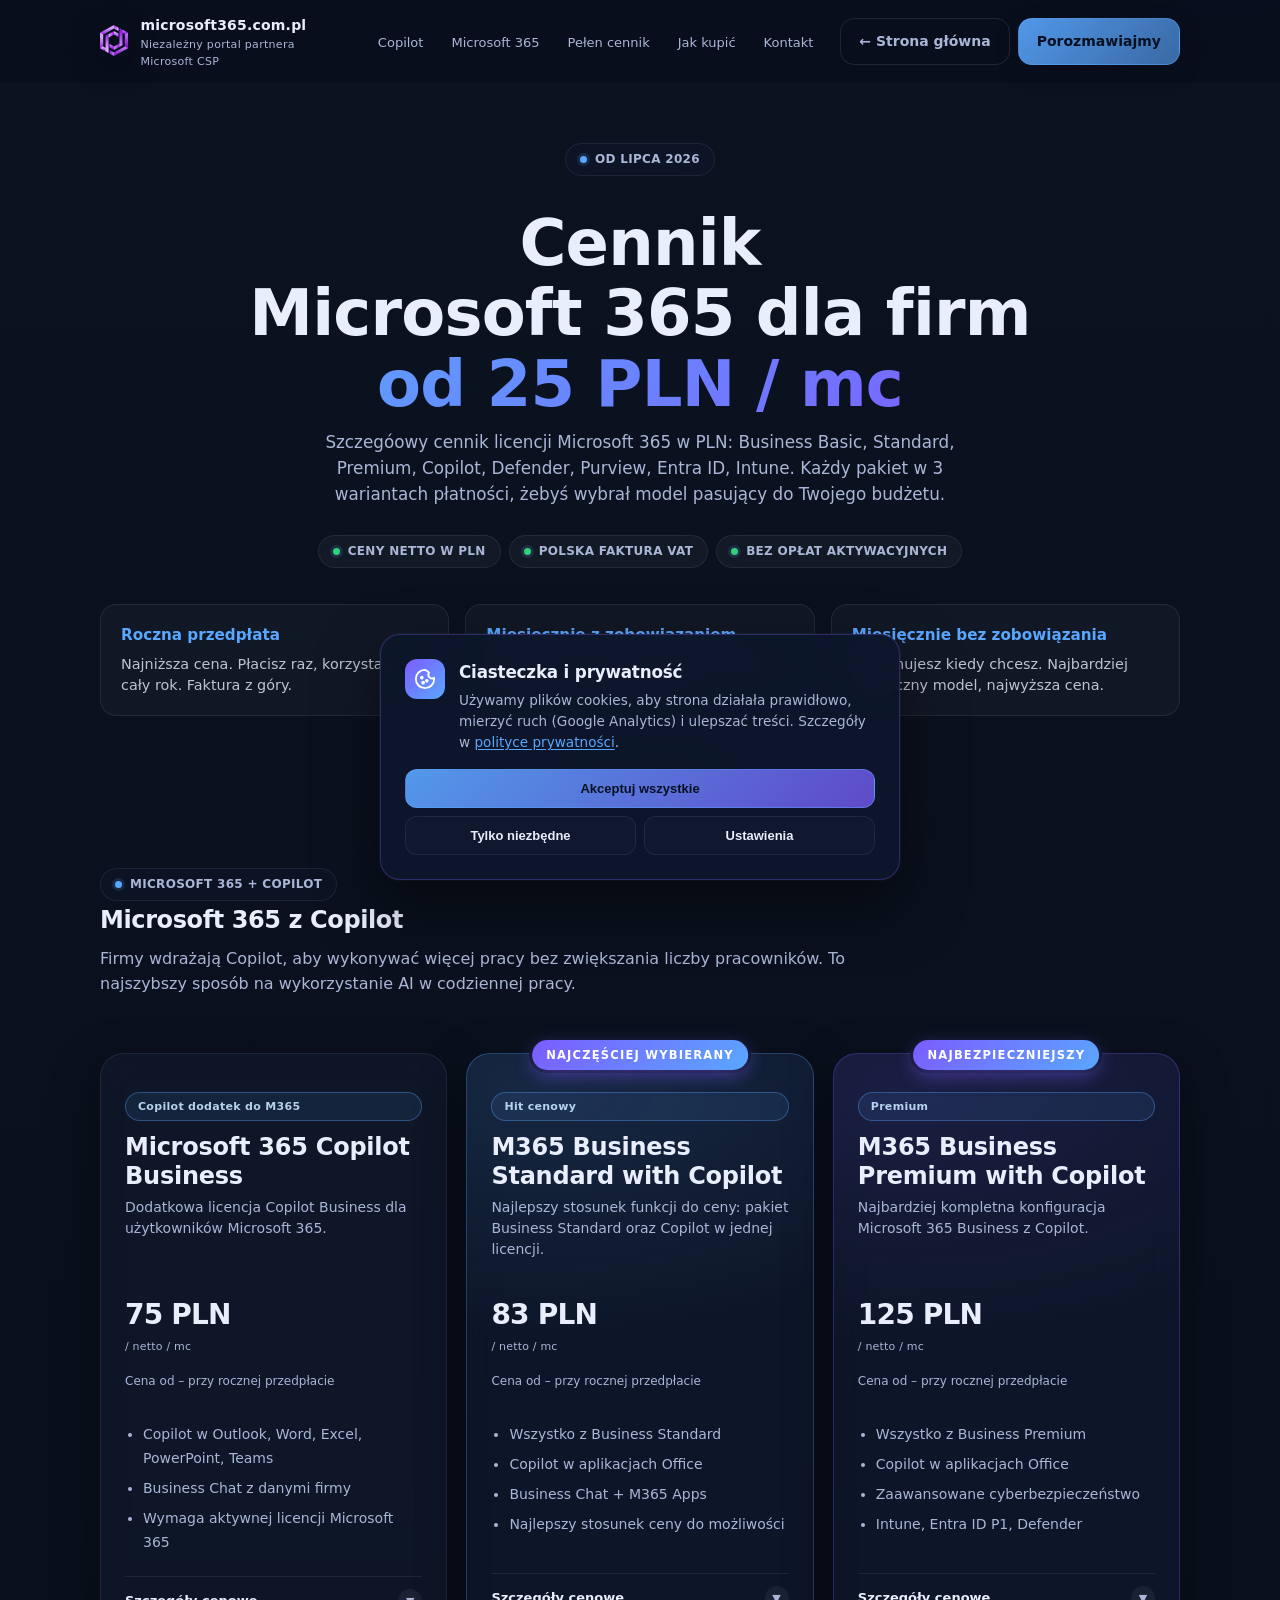
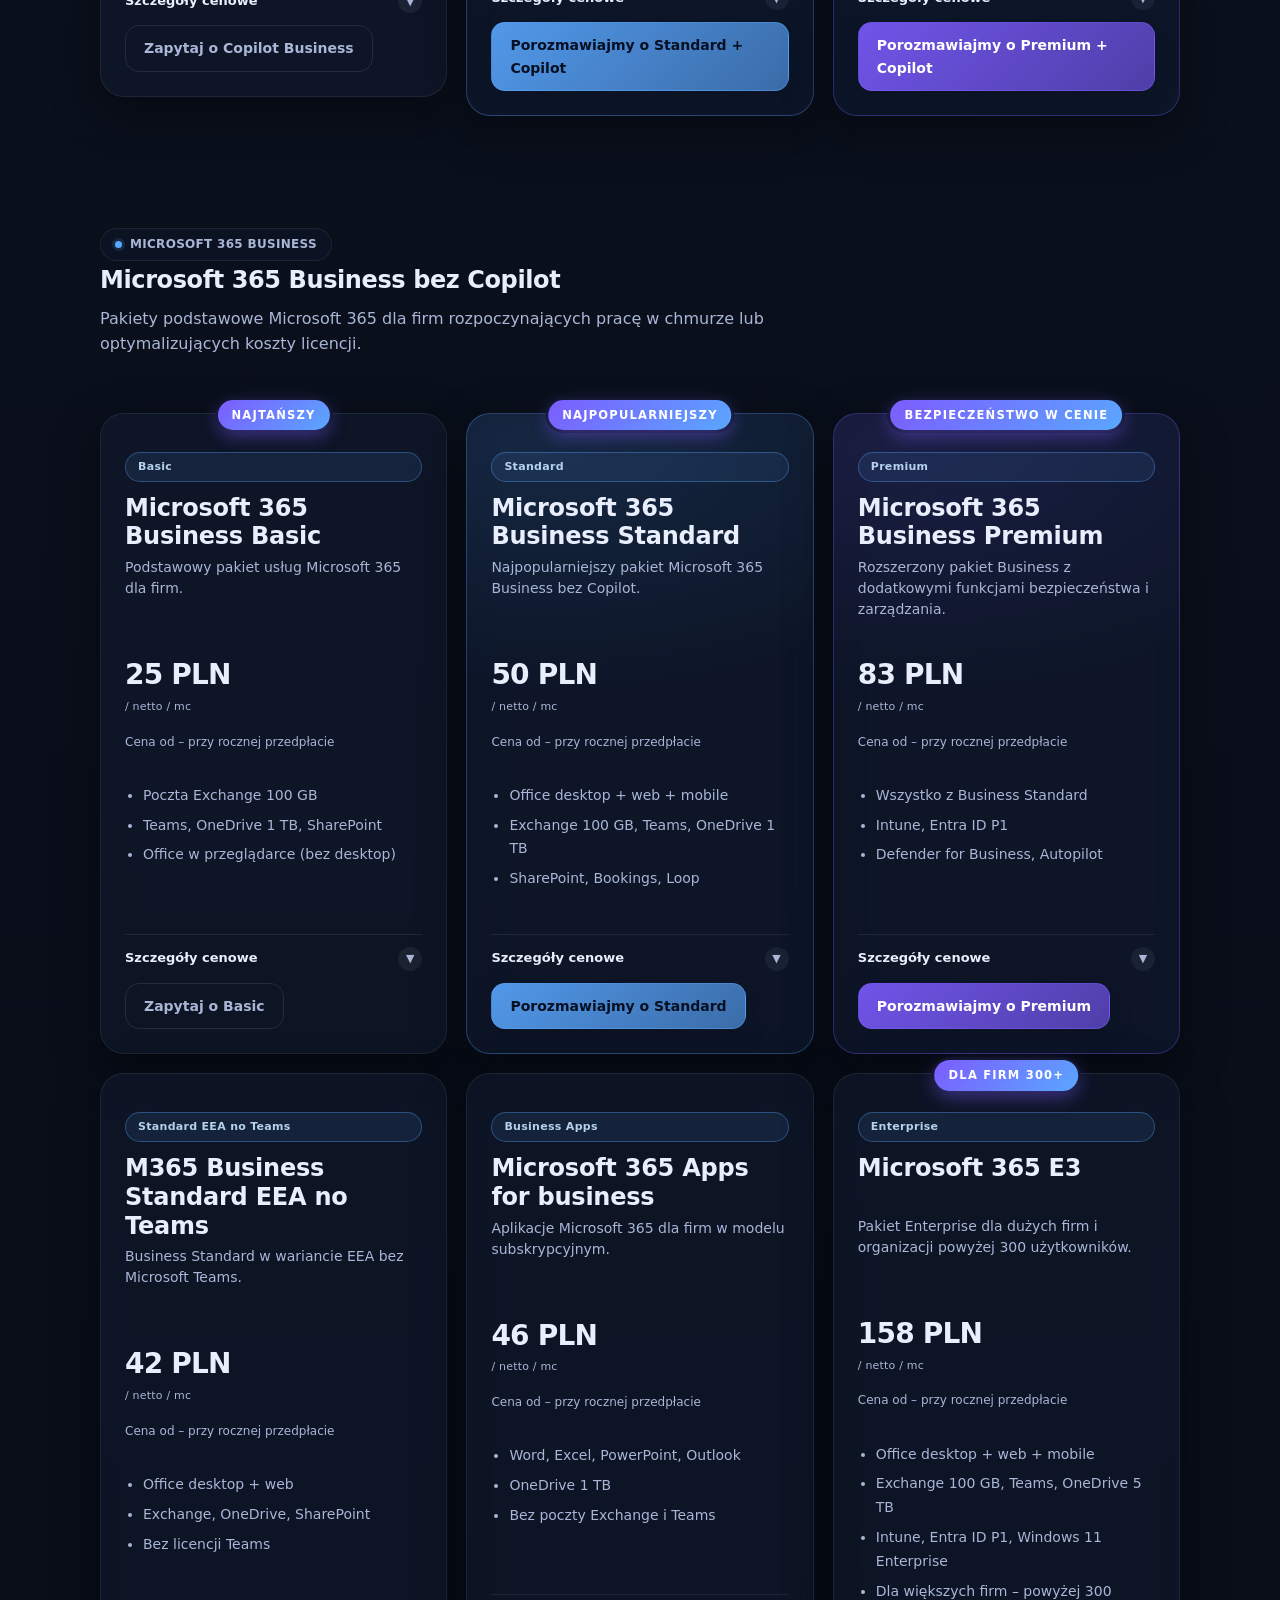
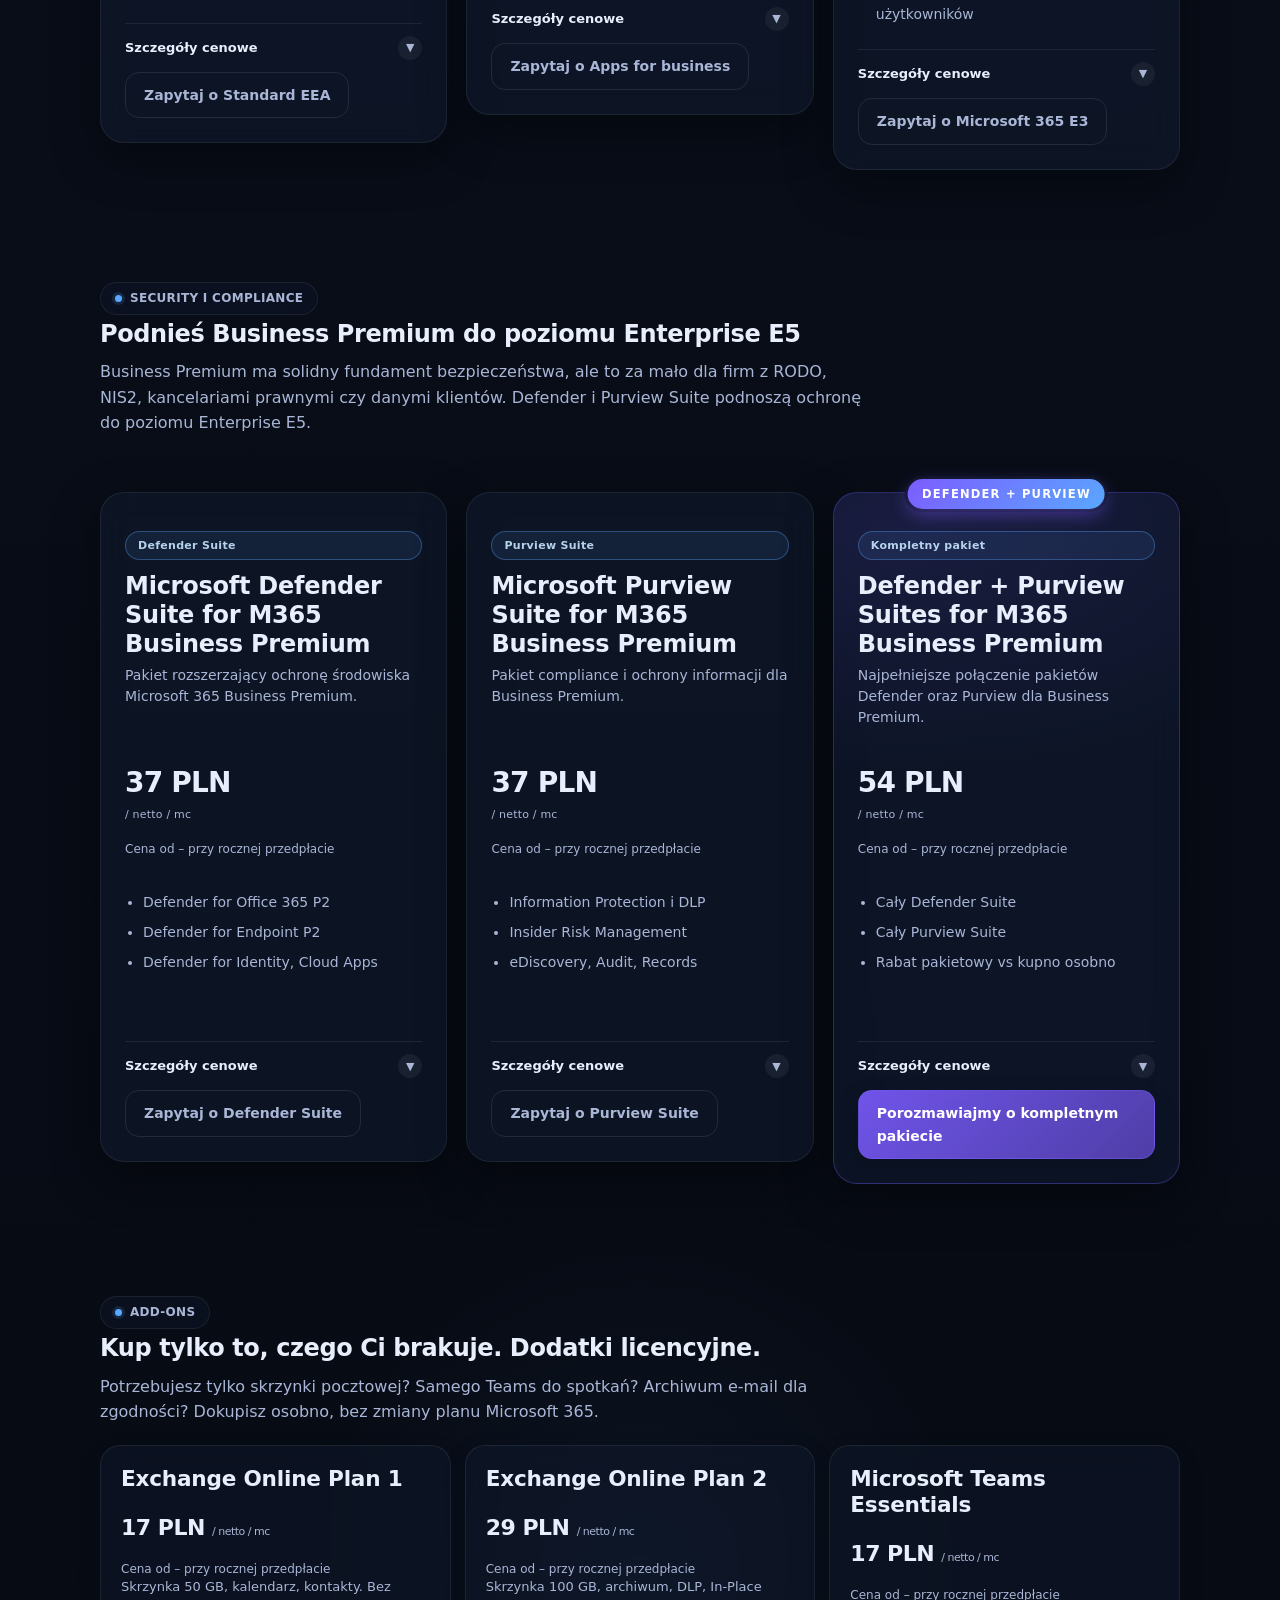
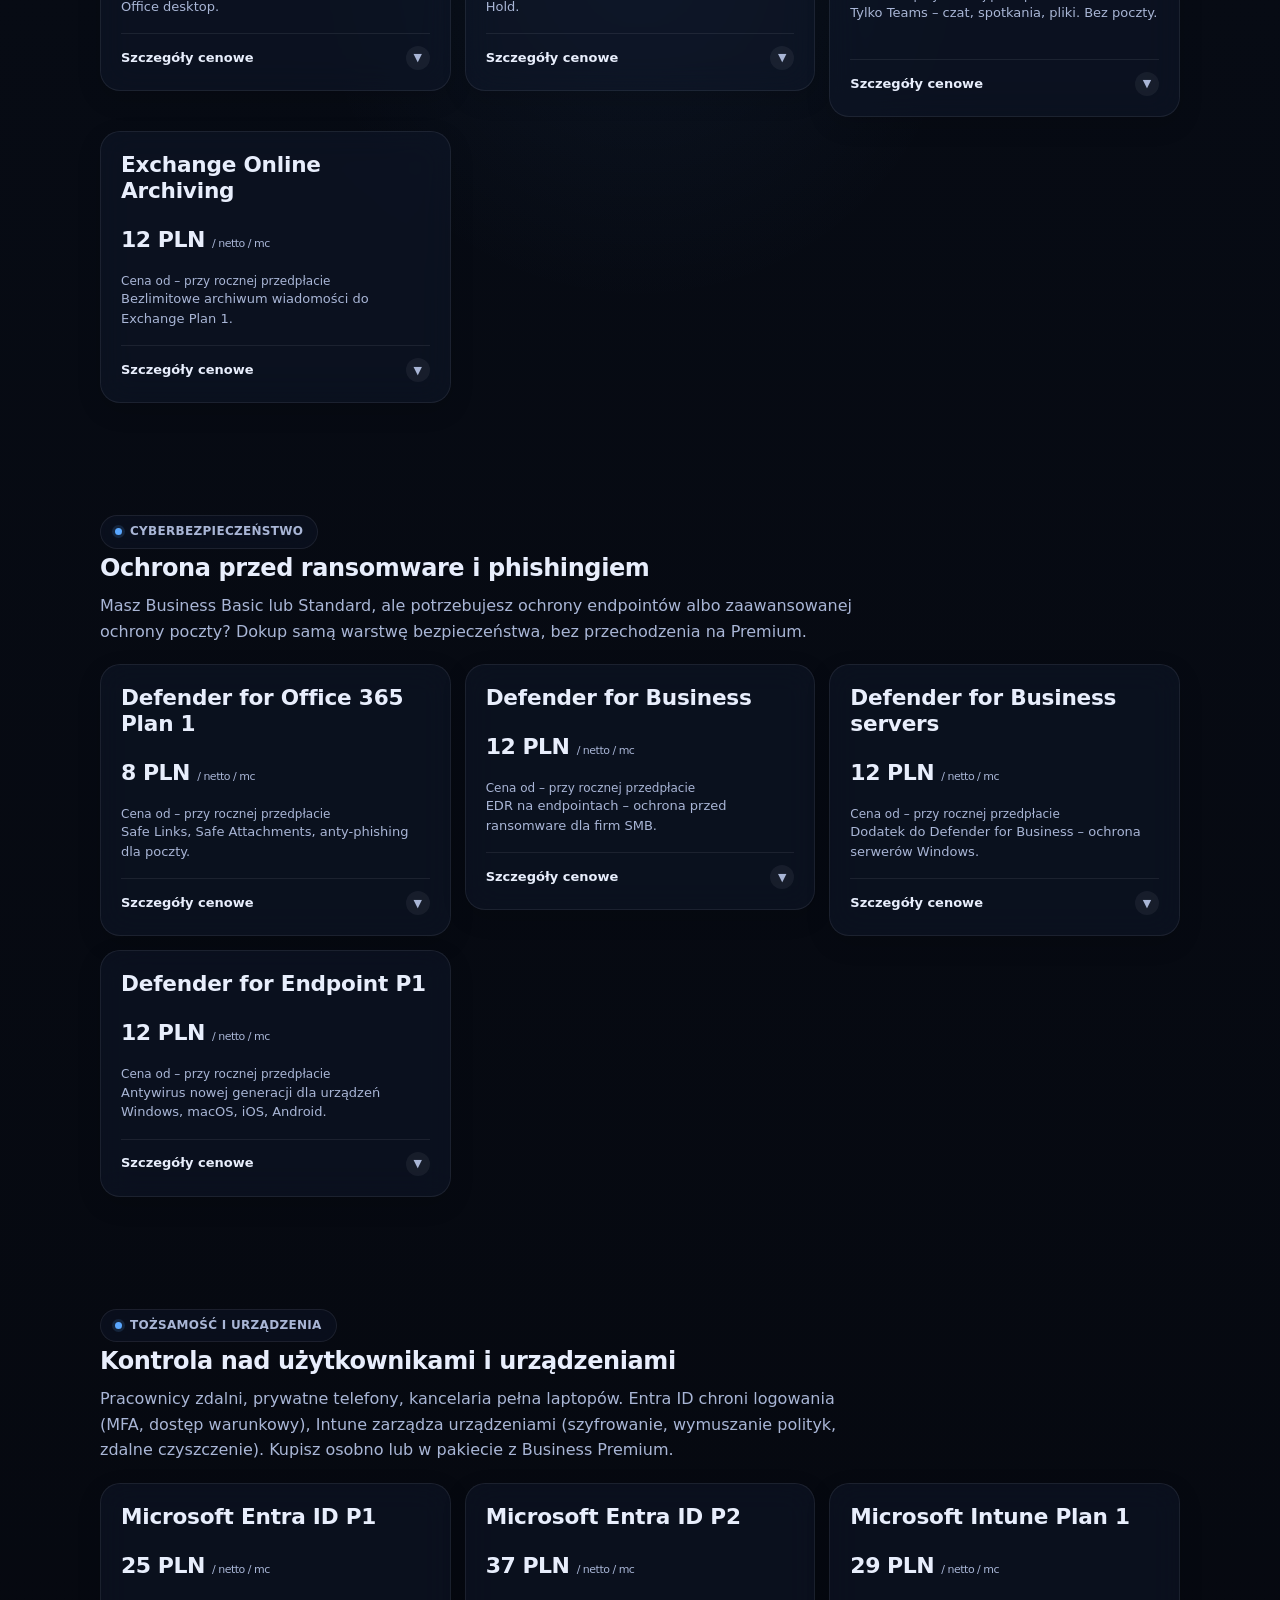
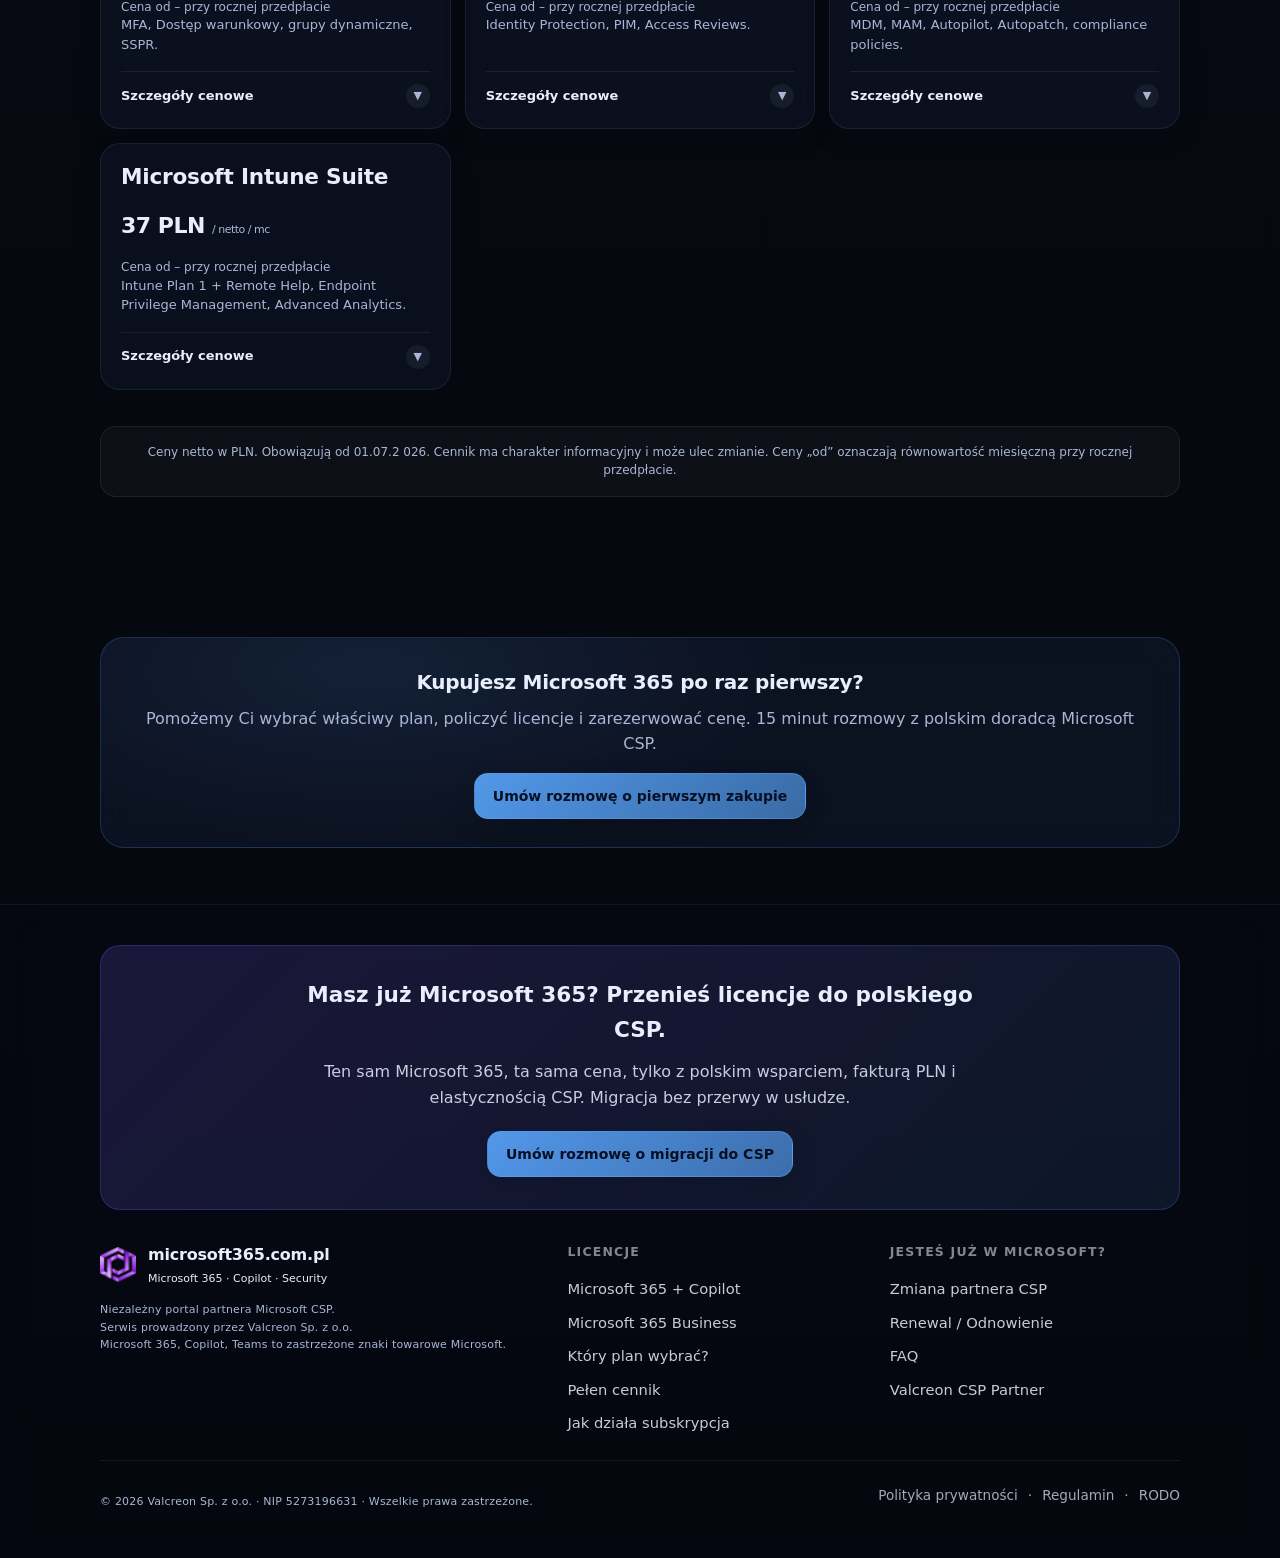
<file: cennik.html>
<!doctype html>
<html lang="pl">
<head>
<meta charset="utf-8">
<meta name="viewport" content="width=device-width,initial-scale=1">
<title>Microsoft 365 dla firm – licencje, Copilot, Business Premium | microsoft365.com.pl</title>
<meta name="description" content="Pełny cennik Microsoft 365 w PLN: Business Basic, Standard, Premium, Copilot, Defender, Purview, Entra ID, Intune. Trzy warianty płatności: roczna przedpłata, miesięcznie z zobowiązaniem, miesięcznie bez zobowiązania. Valcreon – Microsoft CSP Partner.">
<link rel="icon" href="fav.ico">
<link rel="stylesheet" href="style.css">

<script async src="https://www.googletagmanager.com/gtag/js?id=G-7ZSVQDRJVB"></script>
<script>window.dataLayer=window.dataLayer||[];function gtag(){dataLayer.push(arguments);}gtag('js',new Date());gtag('config','G-7ZSVQDRJVB',{'anonymize_ip':true});</script>

<style>
.priceDetails{margin-top:14px;border-top:1px solid var(--line);padding-top:12px}
.priceDetails summary{display:flex;flex-wrap:wrap;align-items:center;justify-content:space-between;gap:8px;cursor:pointer;color:var(--text);font-size:13px;font-weight:700;list-style:none}
.priceDetails summary::marker{display:none}
.priceDetails summary::-webkit-details-marker{display:none}
.priceDetails summary:after{content:"▼";display:inline-flex;align-items:center;justify-content:center;width:24px;height:24px;border-radius:999px;background:rgba(232,238,252,.06);color:var(--muted);font-size:11px;transition:transform .2s ease}
.priceDetails[open] summary:after{transform:rotate(180deg)}
.priceDetails summary:hover{color:var(--accent)}
.priceDetailsRow{display:flex;flex-direction:column;gap:2px;padding:10px 12px;margin-top:8px;border:1px solid var(--line);border-radius:12px;background:rgba(232,238,252,.03)}
.priceDetailsRow strong{color:var(--muted);font-size:11px;font-weight:800;letter-spacing:.04em;text-transform:uppercase}
.priceDetailsRow span{color:var(--text);font-size:16px;font-weight:800;line-height:1.15;letter-spacing:-.01em}
.priceDetailsRow small{color:var(--muted);font-size:12px;line-height:1.35}
.priceToggleWrap{display:flex;justify-content:flex-start;margin:8px 0 24px}
.priceToggle{display:inline-flex;align-items:center;justify-content:center;gap:10px;padding:10px 16px;border-radius:999px;border:1px solid var(--line);background:transparent;color:var(--text);font-size:13px;font-weight:700;cursor:pointer;transition:.2s}
.priceToggle:before{content:"▼";display:inline-flex;align-items:center;justify-content:center;width:22px;height:22px;border-radius:999px;background:rgba(232,238,252,.06);color:var(--muted);font-size:10px;transition:transform .2s ease}
.priceToggle.expanded:before{transform:rotate(180deg)}
.priceToggle:hover{border-color:var(--accent);color:var(--accent)}
.pricePaymentHint{display:block;margin-top:6px;color:var(--muted);font-size:12px;line-height:1.35;font-weight:500}
.cennikNote{margin:36px 0 0;padding:16px 18px;border:1px solid var(--line);border-radius:16px;background:rgba(232,238,252,.03);color:var(--muted);font-size:12px;line-height:1.55;text-align:center}
@media(min-width:768px){.priceDetailsRow{padding:12px 14px}}
@media(min-width:768px){.priceDetailsRow span{font-size:18px}}

.priceCard{display:flex;flex-direction:column}
.priceCard>.priceDetails{margin-top:auto}
.priceCard>.btn{margin-top:12px}
.priceCard>.priceDetails+.btn{margin-top:12px}
.addonCard{display:flex;flex-direction:column}
.addonCard>.priceDetails{margin-top:auto}

.pricing{align-items:flex-start!important}
.addonGrid{align-items:flex-start!important}
.priceCard{align-self:flex-start!important;display:flex!important;flex-direction:column!important;height:auto!important}
.priceCard>*{flex:0 0 auto}
.priceCard .priceName{min-height:56px}
.priceCard .priceDesc{min-height:70px}
.priceCard .bullets{min-height:140px;margin-top:16px;margin-bottom:0}
.priceCard .pricePaymentHint{margin-top:6px;margin-bottom:12px}
.priceCard>.priceDetails{margin-top:16px}
.priceCard>.btn{margin-top:12px}
.addonCard{align-self:flex-start!important;display:flex!important;flex-direction:column!important;height:auto!important}
.addonCard>*{flex:0 0 auto}
.drawer .panel{width:320px;max-width:90vw}

.heroPaymentGrid{display:grid;grid-template-columns:1fr;gap:12px;max-width:1080px;margin:36px auto 0}
.heroPaymentGrid>div{padding:18px 20px;border:1px solid var(--line);border-radius:16px;background:rgba(232,238,252,.03)}
.heroPaymentGrid strong{display:block;color:var(--accent);font-size:.95rem;margin-bottom:6px}
.heroPaymentGrid p{margin:0;font-size:.9rem;line-height:1.5;opacity:.8}
@media(min-width:768px){.heroPaymentGrid{grid-template-columns:repeat(3,1fr);gap:16px}}

.pricing>.priceCard{margin-bottom:20px}
.addonGrid>.addonCard{margin-bottom:16px}
@media(min-width:768px){.pricing>.priceCard{margin-bottom:0}}
@media(min-width:768px){.addonGrid>.addonCard{margin-bottom:0}}

.footCta{display:block!important;text-align:center!important;padding:32px 20px!important;margin:0 auto 32px!important;max-width:1180px}
.footCta h3{margin:0 auto 12px!important;max-width:720px}
.footCta p{margin:0 auto 20px!important;max-width:640px!important;opacity:.85}
.footCta .btn{display:inline-flex!important;margin:0 auto!important}

.heroTitle{font-size:clamp(2rem,5vw,4rem);line-height:1.1;font-weight:800;}
.line1,.line2,.heroPrice{display:block;}
.heroPrice{background:linear-gradient(135deg,var(--accent),var(--accent2));-webkit-background-clip:text;background-clip:text;color:transparent;}

</style>
</head>
<body>

<!-- HEADER -->
<header>
  <div class="container nav">
    <a class="brand" href="index.html">
      <img class="logo" src="logo-32.png" alt="microsoft365.com.pl">
      <span>
        <span class="t1">microsoft365.com.pl</span>
        <div class="t2">Niezależny portal partnera Microsoft CSP</div>
      </span>
    </a>
    <nav aria-label="Główne">
      <ul>
        <li><a href="index.html#copilot">Copilot</a></li>
        <li><a href="index.html#business">Microsoft 365</a></li>
        <li><a href="cennik.html" aria-current="page">Pełen cennik</a></li>
        <li><a href="index.html#csp">Jak kupić</a></li>
        <li><a href="index.html#kontakt">Kontakt</a></li>
      </ul>
    </nav>
    <div class="actions">
      <a class="btn ghost" href="index.html">← Strona główna</a>
      <a class="btn primary" href="index.html#kontakt">Porozmawiajmy</a>
      <button class="hamburger" aria-label="Menu" onclick="var d=document.getElementById('drawer');d.style.display=(d.style.display==='block'?'none':'block')"><span></span><span></span><span></span></button>
    </div>
  </div>
</header>

<!-- DRAWER -->
<div class="drawer" id="drawer" onclick="if(event.target===this)this.style.display='none'">
  <div class="panel" style="width:320px">
    <div class="top">
      <strong>Menu</strong>
      <button class="btn ghost" onclick="document.getElementById('drawer').style.display='none'">Zamknij</button>
    </div>
    <nav class="drawerNav">
      <a href="#index.html" onclick="document.getElementById('drawer').style.display='none'">Strona główna</a>
      <a href="#copilot" onclick="document.getElementById('drawer').style.display='none'">Microsoft 365 + Copilot</a>
      <a href="#business" onclick="document.getElementById('drawer').style.display='none'">Microsoft 365 Business</a>
      <a href="cennik.html" onclick="document.getElementById('drawer').style.display='none'">Pełen cennik</a>
      <a href="#csp" onclick="document.getElementById('drawer').style.display='none'">Jak kupić</a>
      <a href="subskrypcja.html" onclick="document.getElementById('drawer').style.display='none'">Jak działa subskrypcja</a>
      <a href="#kontakt" onclick="document.getElementById('drawer').style.display='none'">Kontakt</a>
    </nav>
    <div class="drawerActions">
      <a class="btn primary" href="index.html#kontakt">Porozmawiajmy</a>
    </div>
  </div>
</div>

<!-- =============== CENNIK: HERO =============== -->
<section id="cennik-hero" style="padding:60px 0 20px;">
  <div class="container">
    <div style="max-width:820px;margin:0 auto;text-align:center;">
      <span class="pill" style="margin-bottom:18px;"><span class="dot"></span>Od lipca 2026</span>
        <h1 class="heroTitle">
        <span class="line1">Cennik</span>
        <span class="line2">Microsoft 365 dla firm</span>
        <span class="heroPrice">od 25 PLN / mc</span>
        </h1>
      <p class="lead" style="max-width:680px;margin:0 auto 28px;font-size:1.05rem;line-height:1.55;">
        Szczegóowy cennik licencji Microsoft 365 w PLN: Business Basic, Standard, Premium, Copilot, Defender, Purview, Entra ID, Intune. Każdy pakiet w 3 wariantach płatności, żebyś wybrał model pasujący do Twojego budżetu.
      </p>
      <div style="display:flex;flex-wrap:wrap;justify-content:center;gap:8px;margin-bottom:28px;">
        <span class="pill" style="background:rgba(232,238,252,.04);"><span class="dot" style="background:#33d17a;"></span> Ceny netto w PLN</span>
        <span class="pill" style="background:rgba(232,238,252,.04);"><span class="dot" style="background:#33d17a;"></span> Polska faktura VAT</span>
        <span class="pill" style="background:rgba(232,238,252,.04);"><span class="dot" style="background:#33d17a;"></span> Bez opłat aktywacyjnych</span>
      </div>
    </div>
      <div class="heroPaymentGrid">
        <div>
          <strong>Roczna przedpłata</strong>
          <p>Najniższa cena. Płacisz raz, korzystasz cały rok. Faktura z góry.</p>
        </div>
        <div>
          <strong>Miesięcznie z zobowiązaniem</strong>
          <p>Płacisz co miesiąc, umowa na 12 miesięcy. Kompromis ceny i płynności.</p>
        </div>
        <div>
          <strong>Miesięcznie bez zobowiązania</strong>
          <p>Rezygnujesz kiedy chcesz. Najbardziej elastyczny model, najwyższa cena.</p>
        </div>
      </div>
    </div>
    <div class="priceToggleWrap" style="justify-content:center;margin:32px 0 0;">
      <button type="button" class="priceToggle" id="priceToggle">Rozwiń wszystkie ceny</button>
    </div>
  </div>
</section>

<!-- =============== CENNIK: COPILOT =============== -->
<section id="cennik-copilot">
  <div class="container">
    <div class="sectionTitle">
      <div>
        <span class="pill"><span class="dot"></span> Microsoft 365 + Copilot</span>
        <h2>Microsoft 365 z Copilot</h2>
        <p class="lead">Firmy wdrażają Copilot, aby wykonywać więcej pracy bez zwiększania liczby pracowników. To najszybszy sposób na wykorzystanie AI w codziennej pracy.</p>
      </div>
    </div>

    <div class="pricing">

      <div class="priceCard">
        <div class="badge">Copilot dodatek do M365</div>
        <div class="priceName">Microsoft 365 Copilot Business</div>
        <p class="priceDesc">Dodatkowa licencja Copilot Business dla użytkowników Microsoft 365.</p>
        <div class="price">75 PLN <small>/ netto / mc</small></div>
        <span class="pricePaymentHint">Cena od – przy rocznej przedpłacie</span>
        <ul class="bullets">
          <li>Copilot w Outlook, Word, Excel, PowerPoint, Teams</li>
          <li>Business Chat z danymi firmy</li>
          <li>Wymaga aktywnej licencji Microsoft 365</li>
        </ul>
        <details class="priceDetails">
          <summary>Szczegóły cenowe</summary>
          <div class="priceDetailsRow"><strong>Roczna przedpłata</strong><span>899 PLN / rok</span><small>równowartość 75 PLN miesięcznie</small></div>
          <div class="priceDetailsRow"><strong>Miesięcznie z zobowiązaniem rocznym</strong><span>79 PLN / mc</span><small>równowartość 944 PLN rocznie</small></div>
          <div class="priceDetailsRow"><strong>Miesięcznie bez zobowiązania</strong><span>92 PLN / mc</span><small>równowartość 1104 PLN rocznie</small></div>
        </details>
        <a class="btn ghost" href="index.html#kontakt">Zapytaj o Copilot Business</a>
      </div>

      <div class="priceCard featured">
        <div class="badge">Hit cenowy</div>
        <div class="newBadge">Najczęściej wybierany</div>
        <div class="priceName">M365 Business Standard with Copilot</div>
        <p class="priceDesc">Najlepszy stosunek funkcji do ceny: pakiet Business Standard oraz Copilot w jednej licencji.</p>
        <div class="price">83 PLN <small>/ netto / mc</small></div>
        <span class="pricePaymentHint">Cena od – przy rocznej przedpłacie</span>
        <ul class="bullets">
          <li>Wszystko z Business Standard</li>
          <li>Copilot w aplikacjach Office</li>
          <li>Business Chat + M365 Apps</li>
          <li>Najlepszy stosunek ceny do możliwości</li>
        </ul>
        <details class="priceDetails">
          <summary>Szczegóły cenowe</summary>
          <div class="priceDetailsRow"><strong>Roczna przedpłata</strong><span>999 PLN / rok</span><small>równowartość 83 PLN miesięcznie</small></div>
          <div class="priceDetailsRow"><strong>Miesięcznie z zobowiązaniem rocznym</strong><span>87 PLN / mc</span><small>równowartość 1049 PLN rocznie</small></div>
          <div class="priceDetailsRow"><strong>Miesięcznie bez zobowiązania</strong><span>102 PLN / mc</span><small>równowartość 1224 PLN rocznie</small></div>
        </details>
        <a class="btn primary" href="index.html#kontakt">Porozmawiajmy o Standard + Copilot</a>
      </div>

      <div class="priceCard featured-purple">
        <div class="badge">Premium</div>
        <div class="newBadge">Najbezpieczniejszy</div>
        <div class="priceName">M365 Business Premium with Copilot</div>
        <p class="priceDesc">Najbardziej kompletna konfiguracja Microsoft 365 Business z Copilot.</p>
        <div class="price">125 PLN <small>/ netto / mc</small></div>
        <span class="pricePaymentHint">Cena od – przy rocznej przedpłacie</span>
        <ul class="bullets">
          <li>Wszystko z Business Premium</li>
          <li>Copilot w aplikacjach Office</li>
          <li>Zaawansowane cyberbezpieczeństwo</li>
          <li>Intune, Entra ID P1, Defender</li>
        </ul>
        <details class="priceDetails">
          <summary>Szczegóły cenowe</summary>
          <div class="priceDetailsRow"><strong>Roczna przedpłata</strong><span>1499 PLN / rok</span><small>równowartość 125 PLN miesięcznie</small></div>
          <div class="priceDetailsRow"><strong>Miesięcznie z zobowiązaniem rocznym</strong><span>131 PLN / mc</span><small>równowartość 1574 PLN rocznie</small></div>
          <div class="priceDetailsRow"><strong>Miesięcznie bez zobowiązania</strong><span>154 PLN / mc</span><small>równowartość 1848 PLN rocznie</small></div>
        </details>
        <a class="btn accent2" href="index.html#kontakt">Porozmawiajmy o Premium + Copilot</a>
      </div>

    </div>
  </div>
</section>

<!-- =============== CENNIK: BUSINESS BEZ COPILOT =============== -->
<section id="cennik-business">
  <div class="container">
    <div class="sectionTitle">
      <div>
        <span class="pill"><span class="dot"></span> Microsoft 365 Business</span>
        <h2>Microsoft 365 Business bez Copilot</h2>
        <p class="lead">Pakiety podstawowe Microsoft 365 dla firm rozpoczynających pracę w chmurze lub optymalizujących koszty licencji.</p>
      </div>
    </div>

    <div class="pricing">

      <div class="priceCard">
        <div class="badge">Basic</div>
        <div class="newBadge">Najtańszy</div>
        <div class="priceName">Microsoft 365 Business Basic</div>
        <p class="priceDesc">Podstawowy pakiet usług Microsoft 365 dla firm.</p>
        <div class="price">25 PLN <small>/ netto / mc</small></div>
        <span class="pricePaymentHint">Cena od – przy rocznej przedpłacie</span>
        <ul class="bullets">
          <li>Poczta Exchange 100 GB</li>
          <li>Teams, OneDrive 1 TB, SharePoint</li>
          <li>Office w przeglądarce (bez desktop)</li>
        </ul>
        <details class="priceDetails">
          <summary>Szczegóły cenowe</summary>
          <div class="priceDetailsRow"><strong>Roczna przedpłata</strong><span>299 PLN / rok</span><small>równowartość 25 PLN miesięcznie</small></div>
          <div class="priceDetailsRow"><strong>Miesięcznie z zobowiązaniem rocznym</strong><span>26 PLN / mc</span><small>równowartość 314 PLN rocznie</small></div>
          <div class="priceDetailsRow"><strong>Miesięcznie bez zobowiązania</strong><span>31 PLN / mc</span><small>równowartość 372 PLN rocznie</small></div>
        </details>
        <a class="btn ghost" href="index.html#kontakt">Zapytaj o Basic</a>
      </div>

      <div class="priceCard featured">
        <div class="badge">Standard</div>
        <div class="newBadge">Najpopularniejszy</div>
        <div class="priceName">Microsoft 365 Business Standard</div>
        <p class="priceDesc">Najpopularniejszy pakiet Microsoft 365 Business bez Copilot.</p>
        <div class="price">50 PLN <small>/ netto / mc</small></div>
        <span class="pricePaymentHint">Cena od – przy rocznej przedpłacie</span>
        <ul class="bullets">
          <li>Office desktop + web + mobile</li>
          <li>Exchange 100 GB, Teams, OneDrive 1 TB</li>
          <li>SharePoint, Bookings, Loop</li>
        </ul>
        <details class="priceDetails">
          <summary>Szczegóły cenowe</summary>
          <div class="priceDetailsRow"><strong>Roczna przedpłata</strong><span>599 PLN / rok</span><small>równowartość 50 PLN miesięcznie</small></div>
          <div class="priceDetailsRow"><strong>Miesięcznie z zobowiązaniem rocznym</strong><span>52 PLN / mc</span><small>równowartość 629 PLN rocznie</small></div>
          <div class="priceDetailsRow"><strong>Miesięcznie bez zobowiązania</strong><span>61 PLN / mc</span><small>równowartość 732 PLN rocznie</small></div>
        </details>
        <a class="btn primary" href="index.html#kontakt">Porozmawiajmy o Standard</a>
      </div>

      <div class="priceCard featured-purple">
        <div class="badge">Premium</div>
        <div class="newBadge">Bezpieczeństwo w cenie</div>
        <div class="priceName">Microsoft 365 Business Premium</div>
        <p class="priceDesc">Rozszerzony pakiet Business z dodatkowymi funkcjami bezpieczeństwa i zarządzania.</p>
        <div class="price">83 PLN <small>/ netto / mc</small></div>
        <span class="pricePaymentHint">Cena od – przy rocznej przedpłacie</span>
        <ul class="bullets">
          <li>Wszystko z Business Standard</li>
          <li>Intune, Entra ID P1</li>
          <li>Defender for Business, Autopilot</li>
        </ul>
        <details class="priceDetails">
          <summary>Szczegóły cenowe</summary>
          <div class="priceDetailsRow"><strong>Roczna przedpłata</strong><span>999 PLN / rok</span><small>równowartość 83 PLN miesięcznie</small></div>
          <div class="priceDetailsRow"><strong>Miesięcznie z zobowiązaniem rocznym</strong><span>87 PLN / mc</span><small>równowartość 1&nbsp;049 PLN rocznie</small></div>
          <div class="priceDetailsRow"><strong>Miesięcznie bez zobowiązania</strong><span>102 PLN / mc</span><small>równowartość 1 224 PLN rocznie</small></div>
        </details>
        <a class="btn accent2" href="index.html#kontakt">Porozmawiajmy o Premium</a>
      </div>

      <div class="priceCard">
        <div class="badge">Standard EEA no Teams</div>
        <div class="priceName">M365 Business Standard EEA no Teams</div>
        <p class="priceDesc">Business Standard w wariancie EEA bez Microsoft Teams.</p>
        <div class="price">42 PLN <small>/ netto / mc</small></div>
        <span class="pricePaymentHint">Cena od – przy rocznej przedpłacie</span>
        <ul class="bullets">
          <li>Office desktop + web</li>
          <li>Exchange, OneDrive, SharePoint</li>
          <li>Bez licencji Teams</li>
        </ul>
        <details class="priceDetails">
          <summary>Szczegóły cenowe</summary>
          <div class="priceDetailsRow"><strong>Roczna przedpłata</strong><span>499 PLN / rok</span><small>równowartość 42 PLN miesięcznie</small></div>
          <div class="priceDetailsRow"><strong>Miesięcznie z zobowiązaniem rocznym</strong><span>44 PLN / mc</span><small>równowartość 524 PLN rocznie</small></div>
          <div class="priceDetailsRow"><strong>Miesięcznie bez zobowiązania</strong><span>51 PLN / mc</span><small>równowartość 612 PLN rocznie</small></div>
        </details>
        <a class="btn ghost" href="index.html#kontakt">Zapytaj o Standard EEA</a>
      </div>

      <div class="priceCard">
        <div class="badge">Business Apps</div>
        <div class="priceName">Microsoft 365 Apps for business</div>
        <p class="priceDesc">Aplikacje Microsoft 365 dla firm w modelu subskrypcyjnym.</p>
        <div class="price">46 PLN <small>/ netto / mc</small></div>
        <span class="pricePaymentHint">Cena od – przy rocznej przedpłacie</span>
        <ul class="bullets">
          <li>Word, Excel, PowerPoint, Outlook</li>
          <li>OneDrive 1 TB</li>
          <li>Bez poczty Exchange i Teams</li>
        </ul>
        <details class="priceDetails">
          <summary>Szczegóły cenowe</summary>
          <div class="priceDetailsRow"><strong>Roczna przedpłata</strong><span>549 PLN / rok</span><small>równowartość 46 PLN miesięcznie</small></div>
          <div class="priceDetailsRow"><strong>Miesięcznie z zobowiązaniem rocznym</strong><span>48 PLN / mc</span><small>równowartość 576 PLN rocznie</small></div>
          <div class="priceDetailsRow"><strong>Miesięcznie bez zobowiązania</strong><span>56 PLN / mc</span><small>równowartość 672 PLN rocznie</small></div>
        </details>
        <a class="btn ghost" href="index.html#kontakt">Zapytaj o Apps for business</a>
      </div>

          <div class="priceCard">
      <div class="badge">Enterprise</div>
      <div class="newBadge">Dla firm 300+</div>
      <div class="priceName">Microsoft 365 E3</div>
      <p class="priceDesc">Pakiet Enterprise dla dużych firm i organizacji powyżej 300 użytkowników.</p>
      <div class="price">158 PLN <small>/ netto / mc</small></div>
      <span class="pricePaymentHint">Cena od – przy rocznej przedpłacie</span>
      <ul class="bullets">
        <li>Office desktop + web + mobile</li>
        <li>Exchange 100 GB, Teams, OneDrive 5 TB</li>
        <li>Intune, Entra ID P1, Windows 11 Enterprise</li>
        <li>Dla większych firm – powyżej 300 użytkowników</li>
      </ul>
      <details class="priceDetails">
        <summary>Szczegóły cenowe</summary>
        <div class="priceDetailsRow"><strong>Roczna przedpłata</strong><span>1899 PLN / rok</span><small>równowartość 158 PLN miesięcznie</small></div>
        <div class="priceDetailsRow"><strong>Miesięcznie z zobowiązaniem rocznym</strong><span>166 PLN / mc</span><small>równowartość 1 992 PLN rocznie</small></div>
        <div class="priceDetailsRow"><strong>Miesięcznie bez zobowiązania</strong><span>195 PLN / mc</span><small>równowartość 2 340 PLN rocznie</small></div>
      </details>
      <a class="btn ghost" href="index.html#kontakt">Zapytaj o Microsoft 365 E3</a>
    </div>

          </div>
  </div>
</section>

<!-- =============== CENNIK: SECURITY SUITES =============== -->
<section id="cennik-security-suites">
  <div class="container">
    <div class="sectionTitle">
      <div>
        <span class="pill"><span class="dot"></span> Security i compliance</span>
        <h2>Podnieś Business Premium do poziomu Enterprise E5</h2>
        <p class="lead">Business Premium ma solidny fundament bezpieczeństwa, ale to za mało dla firm z RODO, NIS2, kancelariami prawnymi czy danymi klientów. Defender i Purview Suite podnoszą ochronę do poziomu Enterprise E5.</p>
      </div>
    </div>

    <div class="pricing">

      <div class="priceCard">
        <div class="badge">Defender Suite</div>
        <div class="priceName">Microsoft Defender Suite for M365 Business Premium</div>
        <p class="priceDesc">Pakiet rozszerzający ochronę środowiska Microsoft 365 Business Premium.</p>
        <div class="price">37 PLN <small>/ netto / mc</small></div>
        <span class="pricePaymentHint">Cena od – przy rocznej przedpłacie</span>
        <ul class="bullets">
          <li>Defender for Office 365 P2</li>
          <li>Defender for Endpoint P2</li>
          <li>Defender for Identity, Cloud Apps</li>
        </ul>
        <details class="priceDetails">
          <summary>Szczegóły cenowe</summary>
          <div class="priceDetailsRow"><strong>Roczna przedpłata</strong><span>449 PLN / rok</span><small>równowartość 37 PLN miesięcznie</small></div>
          <div class="priceDetailsRow"><strong>Miesięcznie z zobowiązaniem rocznym</strong><span>39 PLN / mc</span><small>równowartość 471 PLN rocznie</small></div>
          <div class="priceDetailsRow"><strong>Miesięcznie bez zobowiązania</strong><span>46 PLN / mc</span><small>równowartość 552 PLN rocznie</small></div>
        </details>
        <a class="btn ghost" href="index.html#kontakt">Zapytaj o Defender Suite</a>
      </div>

      <div class="priceCard">
        <div class="badge">Purview Suite</div>
        <div class="priceName">Microsoft Purview Suite for M365 Business Premium</div>
        <p class="priceDesc">Pakiet compliance i ochrony informacji dla Business Premium.</p>
        <div class="price">37 PLN <small>/ netto / mc</small></div>
        <span class="pricePaymentHint">Cena od – przy rocznej przedpłacie</span>
        <ul class="bullets">
          <li>Information Protection i DLP</li>
          <li>Insider Risk Management</li>
          <li>eDiscovery, Audit, Records</li>
        </ul>
        <details class="priceDetails">
          <summary>Szczegóły cenowe</summary>
          <div class="priceDetailsRow"><strong>Roczna przedpłata</strong><span>449 PLN / rok</span><small>równowartość 37 PLN miesięcznie</small></div>
          <div class="priceDetailsRow"><strong>Miesięcznie z zobowiązaniem rocznym</strong><span>39 PLN / mc</span><small>równowartość 471 PLN rocznie</small></div>
          <div class="priceDetailsRow"><strong>Miesięcznie bez zobowiązania</strong><span>46 PLN / mc</span><small>równowartość 552 PLN rocznie</small></div>
        </details>
        <a class="btn ghost" href="index.html#kontakt">Zapytaj o Purview Suite</a>
      </div>

      <div class="priceCard featured-purple">
        <div class="badge">Kompletny pakiet</div>
        <div class="newBadge">Defender + Purview</div>
        <div class="priceName">Defender + Purview Suites for M365 Business Premium</div>
        <p class="priceDesc">Najpełniejsze połączenie pakietów Defender oraz Purview dla Business Premium.</p>
        <div class="price">54 PLN <small>/ netto / mc</small></div>
        <span class="pricePaymentHint">Cena od – przy rocznej przedpłacie</span>
        <ul class="bullets">
          <li>Cały Defender Suite</li>
          <li>Cały Purview Suite</li>
          <li>Rabat pakietowy vs kupno osobno</li>
        </ul>
        <details class="priceDetails">
          <summary>Szczegóły cenowe</summary>
          <div class="priceDetailsRow"><strong>Roczna przedpłata</strong><span>649 PLN / rok</span><small>równowartość 54 PLN miesięcznie</small></div>
          <div class="priceDetailsRow"><strong>Miesięcznie z zobowiązaniem rocznym</strong><span>57 PLN / mc</span><small>równowartość 681 PLN rocznie</small></div>
          <div class="priceDetailsRow"><strong>Miesięcznie bez zobowiązania</strong><span>67 PLN / mc</span><small>równowartość 804 PLN rocznie</small></div>
        </details>
        <a class="btn accent2" href="index.html#kontakt">Porozmawiajmy o kompletnym pakiecie</a>
      </div>

    </div>
  </div>
</section>

<!-- =============== CENNIK: DODATKI =============== -->
<section id="cennik-dodatki">
  <div class="container">
    <div class="sectionTitle">
      <div>
        <span class="pill"><span class="dot"></span> Add-ons</span>
        <h2>Kup tylko to, czego Ci brakuje. Dodatki licencyjne.</h2>
        <p class="lead">Potrzebujesz tylko skrzynki pocztowej? Samego Teams do spotkań? Archiwum e-mail dla zgodności? Dokupisz osobno, bez zmiany planu Microsoft 365.</p>
      </div>
    </div>

    <div class="addonGrid">

      <div class="addonCard">
        <h4>Exchange Online Plan 1</h4>
        <div class="addonPrice">17 PLN <small>/ netto / mc</small></div>
        <span class="pricePaymentHint">Cena od – przy rocznej przedpłacie</span>
        <p>Skrzynka 50 GB, kalendarz, kontakty. Bez Office desktop.</p>
        <details class="priceDetails">
          <summary>Szczegóły cenowe</summary>
          <div class="priceDetailsRow"><strong>Roczna przedpłata</strong><span>199 PLN / rok</span><small>równowartość 17 PLN miesięcznie</small></div>
          <div class="priceDetailsRow"><strong>Miesięcznie z zobowiązaniem rocznym</strong><span>17 PLN / mc</span><small>równowartość 209 PLN rocznie</small></div>
          <div class="priceDetailsRow"><strong>Miesięcznie bez zobowiązania</strong><span>20 PLN / mc</span><small>równowartość 240 PLN rocznie</small></div>
        </details>
      </div>

      <div class="addonCard">
        <h4>Exchange Online Plan 2</h4>
        <div class="addonPrice">29 PLN <small>/ netto / mc</small></div>
        <span class="pricePaymentHint">Cena od – przy rocznej przedpłacie</span>
        <p>Skrzynka 100 GB, archiwum, DLP, In-Place Hold.</p>
        <details class="priceDetails">
          <summary>Szczegóły cenowe</summary>
          <div class="priceDetailsRow"><strong>Roczna przedpłata</strong><span>349 PLN / rok</span><small>równowartość 29 PLN miesięcznie</small></div>
          <div class="priceDetailsRow"><strong>Miesięcznie z zobowiązaniem rocznym</strong><span>31 PLN / mc</span><small>równowartość 366 PLN rocznie</small></div>
          <div class="priceDetailsRow"><strong>Miesięcznie bez zobowiązania</strong><span>36 PLN / mc</span><small>równowartość 432 PLN rocznie</small></div>
        </details>
      </div>

      <div class="addonCard">
        <h4>Microsoft Teams Essentials</h4>
        <div class="addonPrice">17 PLN <small>/ netto / mc</small></div>
        <span class="pricePaymentHint">Cena od – przy rocznej przedpłacie</span>
        <p>Tylko Teams – czat, spotkania, pliki. Bez poczty.</p>
        <details class="priceDetails">
          <summary>Szczegóły cenowe</summary>
          <div class="priceDetailsRow"><strong>Roczna przedpłata</strong><span>199 PLN / rok</span><small>równowartość 17 PLN miesięcznie</small></div>
          <div class="priceDetailsRow"><strong>Miesięcznie z zobowiązaniem rocznym</strong><span>17 PLN / mc</span><small>równowartość 209 PLN rocznie</small></div>
          <div class="priceDetailsRow"><strong>Miesięcznie bez zobowiązania</strong><span>20 PLN / mc</span><small>równowartość 240 PLN rocznie</small></div>
        </details>
      </div>

      <div class="addonCard">
        <h4>Exchange Online Archiving</h4>
        <div class="addonPrice">12 PLN <small>/ netto / mc</small></div>
        <span class="pricePaymentHint">Cena od – przy rocznej przedpłacie</span>
        <p>Bezlimitowe archiwum wiadomości do Exchange&nbsp;Plan&nbsp;1.</p>
        <details class="priceDetails">
          <summary>Szczegóły cenowe</summary>
          <div class="priceDetailsRow"><strong>Roczna przedpłata</strong><span>149 PLN / rok</span><small>równowartość 12 PLN miesięcznie</small></div>
          <div class="priceDetailsRow"><strong>Miesięcznie z zobowiązaniem rocznym</strong><span>13 PLN / mc</span><small>równowartość 156 PLN rocznie</small></div>
          <div class="priceDetailsRow"><strong>Miesięcznie bez zobowiązania</strong><span>15 PLN / mc</span><small>równowartość 180 PLN rocznie</small></div>
        </details>
      </div>

    </div>
  </div>
</section>

<!-- =============== CENNIK: SECURITY MINI =============== -->
<section id="cennik-security-mini">
  <div class="container">
    <div class="sectionTitle">
      <div>
        <span class="pill"><span class="dot"></span> Cyberbezpieczeństwo</span>
        <h2>Ochrona przed ransomware i phishingiem</h2>
        <p class="lead">Masz Business Basic lub Standard, ale potrzebujesz ochrony endpointów albo zaawansowanej ochrony poczty? Dokup samą warstwę bezpieczeństwa, bez przechodzenia na Premium.</p>
      </div>
    </div>

    <div class="addonGrid">

      <div class="addonCard">
        <h4>Defender for Office 365 Plan 1</h4>
        <div class="addonPrice">8 PLN <small>/ netto / mc</small></div>
        <span class="pricePaymentHint">Cena od – przy rocznej przedpłacie</span>
        <p>Safe Links, Safe Attachments, anty-phishing dla poczty.</p>
        <details class="priceDetails">
          <summary>Szczegóły cenowe</summary>
          <div class="priceDetailsRow"><strong>Roczna przedpłata</strong><span>99 PLN / rok</span><small>równowartość 8 PLN miesięcznie</small></div>
          <div class="priceDetailsRow"><strong>Miesięcznie z zobowiązaniem rocznym</strong><span>9 PLN / mc</span><small>równowartość 104 PLN rocznie</small></div>
          <div class="priceDetailsRow"><strong>Miesięcznie bez zobowiązania</strong><span>10 PLN / mc</span><small>równowartość 120 PLN rocznie</small></div>
        </details>
      </div>

      <div class="addonCard">
        <h4>Defender for Business</h4>
        <div class="addonPrice">12 PLN <small>/ netto / mc</small></div>
        <span class="pricePaymentHint">Cena od – przy rocznej przedpłacie</span>
        <p>EDR na endpointach – ochrona przed ransomware dla firm SMB.</p>
        <details class="priceDetails">
          <summary>Szczegóły cenowe</summary>
          <div class="priceDetailsRow"><strong>Roczna przedpłata</strong><span>149 PLN / rok</span><small>równowartość 12 PLN miesięcznie</small></div>
          <div class="priceDetailsRow"><strong>Miesięcznie z zobowiązaniem rocznym</strong><span>13 PLN / mc</span><small>równowartość 156 PLN rocznie</small></div>
          <div class="priceDetailsRow"><strong>Miesięcznie bez zobowiązania</strong><span>15 PLN / mc</span><small>równowartość 180 PLN rocznie</small></div>
        </details>
      </div>

      <div class="addonCard">
        <h4>Defender for Business servers</h4>
        <div class="addonPrice">12 PLN <small>/ netto / mc</small></div>
        <span class="pricePaymentHint">Cena od – przy rocznej przedpłacie</span>
        <p>Dodatek do Defender for Business – ochrona serwerów Windows.</p>
        <details class="priceDetails">
          <summary>Szczegóły cenowe</summary>
          <div class="priceDetailsRow"><strong>Roczna przedpłata</strong><span>149 PLN / rok</span><small>równowartość 12 PLN miesięcznie</small></div>
          <div class="priceDetailsRow"><strong>Miesięcznie z zobowiązaniem rocznym</strong><span>13 PLN / mc</span><small>równowartość 156 PLN rocznie</small></div>
          <div class="priceDetailsRow"><strong>Miesięcznie bez zobowiązania</strong><span>15 PLN / mc</span><small>równowartość 180 PLN rocznie</small></div>
        </details>
      </div>

      <div class="addonCard">
        <h4>Defender for Endpoint P1</h4>
        <div class="addonPrice">12 PLN <small>/ netto / mc</small></div>
        <span class="pricePaymentHint">Cena od – przy rocznej przedpłacie</span>
        <p>Antywirus nowej generacji dla urządzeń Windows, macOS, iOS, Android.</p>
        <details class="priceDetails">
          <summary>Szczegóły cenowe</summary>
          <div class="priceDetailsRow"><strong>Roczna przedpłata</strong><span>149 PLN / rok</span><small>równowartość 12 PLN miesięcznie</small></div>
          <div class="priceDetailsRow"><strong>Miesięcznie z zobowiązaniem rocznym</strong><span>13 PLN / mc</span><small>równowartość 156 PLN rocznie</small></div>
          <div class="priceDetailsRow"><strong>Miesięcznie bez zobowiązania</strong><span>15 PLN / mc</span><small>równowartość 180 PLN rocznie</small></div>
        </details>
      </div>

    </div>
  </div>
</section>

<!-- =============== CENNIK: TOŻSAMOŚĆ I URZĄDZENIA =============== -->
<section id="cennik-identity">
  <div class="container">
    <div class="sectionTitle">
      <div>
        <span class="pill"><span class="dot"></span> Tożsamość i urządzenia</span>
        <h2>Kontrola nad użytkownikami i urządzeniami</h2>
        <p class="lead">Pracownicy zdalni, prywatne telefony, kancelaria pełna laptopów. Entra ID chroni logowania (MFA, dostęp warunkowy), Intune zarządza urządzeniami (szyfrowanie, wymuszanie polityk, zdalne czyszczenie). Kupisz osobno lub w pakiecie z Business Premium.</p>
      </div>
    </div>

    <div class="addonGrid">

      <div class="addonCard">
        <h4>Microsoft Entra ID P1</h4>
        <div class="addonPrice">25 PLN <small>/ netto / mc</small></div>
        <span class="pricePaymentHint">Cena od – przy rocznej przedpłacie</span>
        <p>MFA, Dostęp warunkowy, grupy dynamiczne, SSPR.</p>
        <details class="priceDetails">
          <summary>Szczegóły cenowe</summary>
          <div class="priceDetailsRow"><strong>Roczna przedpłata</strong><span>299 PLN / rok</span><small>równowartość 25 PLN miesięcznie</small></div>
          <div class="priceDetailsRow"><strong>Miesięcznie z zobowiązaniem rocznym</strong><span>26 PLN / mc</span><small>równowartość 314 PLN rocznie</small></div>
          <div class="priceDetailsRow"><strong>Miesięcznie bez zobowiązania</strong><span>31 PLN / mc</span><small>równowartość 372 PLN rocznie</small></div>
        </details>
      </div>

      <div class="addonCard">
        <h4>Microsoft Entra ID P2</h4>
        <div class="addonPrice">37 PLN <small>/ netto / mc</small></div>
        <span class="pricePaymentHint">Cena od – przy rocznej przedpłacie</span>
        <p>Identity Protection, PIM, Access Reviews.</p>
        <details class="priceDetails">
          <summary>Szczegóły cenowe</summary>
          <div class="priceDetailsRow"><strong>Roczna przedpłata</strong><span>449 PLN / rok</span><small>równowartość 37 PLN miesięcznie</small></div>
          <div class="priceDetailsRow"><strong>Miesięcznie z zobowiązaniem rocznym</strong><span>39 PLN / mc</span><small>równowartość 471 PLN rocznie</small></div>
          <div class="priceDetailsRow"><strong>Miesięcznie bez zobowiązania</strong><span>46 PLN / mc</span><small>równowartość 552 PLN rocznie</small></div>
        </details>
      </div>

      <div class="addonCard">
        <h4>Microsoft Intune Plan 1</h4>
        <div class="addonPrice">29 PLN <small>/ netto / mc</small></div>
        <span class="pricePaymentHint">Cena od – przy rocznej przedpłacie</span>
        <p>MDM, MAM, Autopilot, Autopatch, compliance policies.</p>
        <details class="priceDetails">
          <summary>Szczegóły cenowe</summary>
          <div class="priceDetailsRow"><strong>Roczna przedpłata</strong><span>349 PLN / rok</span><small>równowartość 29 PLN miesięcznie</small></div>
          <div class="priceDetailsRow"><strong>Miesięcznie z zobowiązaniem rocznym</strong><span>31 PLN / mc</span><small>równowartość 366 PLN rocznie</small></div>
          <div class="priceDetailsRow"><strong>Miesięcznie bez zobowiązania</strong><span>36 PLN / mc</span><small>równowartość 432 PLN rocznie</small></div>
        </details>
      </div>

      <div class="addonCard">
        <h4>Microsoft Intune Suite</h4>
        <div class="addonPrice">37 PLN <small>/ netto / mc</small></div>
        <span class="pricePaymentHint">Cena od – przy rocznej przedpłacie</span>
        <p>Intune Plan 1 + Remote Help, Endpoint Privilege Management, Advanced Analytics.</p>
        <details class="priceDetails">
          <summary>Szczegóły cenowe</summary>
          <div class="priceDetailsRow"><strong>Roczna przedpłata</strong><span>449 PLN / rok</span><small>równowartość 37 PLN miesięcznie</small></div>
          <div class="priceDetailsRow"><strong>Miesięcznie z zobowiązaniem rocznym</strong><span>39 PLN / mc</span><small>równowartość 471 PLN rocznie</small></div>
          <div class="priceDetailsRow"><strong>Miesięcznie bez zobowiązania</strong><span>46 PLN / mc</span><small>równowartość 552 PLN rocznie</small></div>
        </details>
      </div>

    </div>

    <div class="cennikNote">Ceny netto w PLN. Obowiązują od 01.07.2026. Cennik ma charakter informacyjny i może ulec zmianie. Ceny „od” oznaczają równowartość miesięczną przy rocznej przedpłacie.</div>
  </div>
</section>

<!-- =============== CTA =============== -->
<section id="cennik-cta">
  <div class="container">
    <div class="bigCta">
      <h3>Kupujesz Microsoft 365 po raz pierwszy?</h3>
      <p>Pomożemy Ci wybrać właściwy plan, policzyć licencje i zarezerwować cenę. 15 minut rozmowy z polskim doradcą Microsoft CSP.</p>
      <a class="btn primary" href="index.html#kontakt">Umów rozmowę o pierwszym zakupie</a>
    </div>
  </div>
</section>

<!-- FOOTER -->
<footer>
  <div class="container">
    <div class="footCta">
      <h3>Masz już Microsoft 365? Przenieś licencje do polskiego CSP.</h3>
      <p>Ten sam Microsoft 365, ta sama cena, tylko z polskim wsparciem, fakturą PLN i elastycznością CSP. Migracja bez przerwy w usłudze.</p>
      <a class="btn primary" href="index.html#kontakt">Umów rozmowę o migracji do CSP</a>
    </div>

    <div class="footGridV2">
      <div>
        <div class="footBrand">
          <img src="logo-32.png" alt="microsoft365.com.pl">
          <div>
            <div class="footBrandName">microsoft365.com.pl</div>
            <div class="footBrandTag">Microsoft 365 · Copilot · Security</div>
          </div>
        </div>
        <p class="fine">Niezależny portal partnera Microsoft CSP.<br>Serwis prowadzony przez Valcreon Sp. z o.o.<br>Microsoft 365, Copilot, Teams to zastrzeżone znaki towarowe Microsoft.</p>
      </div>
      <div>
        <h4 class="footTitle">Licencje</h4>
        <ul class="footList">
          <li><a href="#copilot">Microsoft 365 + Copilot</a></li>
          <li><a href="#business">Microsoft 365 Business</a></li>
          <li><a href="#wybor">Który plan wybrać?</a></li>
          <li><a href="cennik.html">Pełen cennik</a></li>
          <li><a href="subskrypcja.html">Jak działa subskrypcja</a></li>
        </ul>
      </div>
      <div>
        <h4 class="footTitle">Jesteś już w Microsoft?</h4>
        <ul class="footList">
          <li><a href="index.html#csp">Zmiana partnera CSP</a></li>
          <li><a href="index.html#renewal">Renewal / Odnowienie</a></li>
          <li><a href="index.html#faq">FAQ</a></li>
          <li><a href="https://valcreon.com" target="_blank" rel="noopener">Valcreon CSP Partner</a></li>
        </ul>
      </div>
    </div>

    <div class="footBottom">
      <div class="fine">© <span id="y"></span> Valcreon Sp. z o.o. · NIP 5273196631 · Wszelkie prawa zastrzeżone.</div>
      <div class="footLinks">
        <a href="politykaprywatnosci.html">Polityka prywatności</a><span>·</span>
        <a href="regulamin.html">Regulamin</a><span>·</span>
        <a href="rodo.html">RODO</a>
      </div>
    </div>
  </div>
</footer>

<!-- COOKIE BANNER -->
<div id="cookieBanner" role="dialog" aria-labelledby="cookieTitle" aria-describedby="cookieDesc">
  <div class="cookieHead">
    <div class="cookieIco"><svg viewBox="0 0 24 24"><path d="M12 2a10 10 0 1 0 10 10c0-.46-.03-.92-.1-1.36a4 4 0 0 1-5.54-5.54A10 10 0 0 0 12 2z"/><circle cx="8.5" cy="10.5" r="1"/><circle cx="14" cy="14" r="1"/><circle cx="10" cy="16" r="1"/></svg></div>
    <div>
      <div id="cookieTitle" class="cookieTitle">Ciasteczka i prywatność</div>
      <p id="cookieDesc" class="cookieDesc">Używamy plików cookies, aby strona działała prawidłowo, mierzyć ruch (Google Analytics) i ulepszać treści. Szczegóły w <a href="politykaprywatnosci.html">polityce prywatności</a>.</p>
    </div>
  </div>
  <div class="cookieActions">
    <button class="cookieBtn primary" onclick="acceptAllCookies()">Akceptuj wszystkie</button>
    <button class="cookieBtn" onclick="acceptNecessaryCookies()">Tylko niezbędne</button>
    <button class="cookieBtn" onclick="openCookieSettings()">Ustawienia</button>
  </div>
</div>

<div id="cookieModal" role="dialog" aria-labelledby="cookieModalTitle">
  <div class="cookieModalBox">
    <h3 id="cookieModalTitle">Ustawienia ciasteczek</h3>
    <p>Wybierz, na które kategorie cookies wyrażasz zgodę. Możesz zmienić swój wybór w każdej chwili klikając ikonę w lewym dolnym rogu.</p>
    <div class="cookieCategory"><div class="cookieCategoryHead"><div><strong>Niezbędne</strong><p>Wymagane do działania strony. Nie można ich wyłączyć.</p></div><input type="checkbox" class="cookieToggle" checked disabled></div></div>
    <div class="cookieCategory"><div class="cookieCategoryHead"><div><strong>Analityczne (Google Analytics 4)</strong><p>Pomagają zrozumieć, jak korzystasz ze strony – anonimowo.</p></div><input type="checkbox" class="cookieToggle" id="cookieAnalytics"></div></div>
    <div class="cookieCategory"><div class="cookieCategoryHead"><div><strong>Marketingowe</strong><p>Pozwalają pokazywać Ci trafniejsze reklamy Valcreon.</p></div><input type="checkbox" class="cookieToggle" id="cookieMarketing"></div></div>
    <div class="cookieModalActions">
      <button class="cookieBtn" onclick="closeCookieSettings()">Anuluj</button>
      <button class="cookieBtn primary" onclick="saveCookieSettings()">Zapisz wybór</button>
    </div>
  </div>
</div>

<button id="cookieReopen" onclick="reopenCookieBanner()" aria-label="Ustawienia ciasteczek" title="Ustawienia ciasteczek"><svg viewBox="0 0 24 24"><path d="M12 2a10 10 0 1 0 10 10c0-.46-.03-.92-.1-1.36a4 4 0 0 1-5.54-5.54A10 10 0 0 0 12 2z"/><circle cx="8.5" cy="10.5" r="1"/><circle cx="14" cy="14" r="1"/><circle cx="10" cy="16" r="1"/></svg></button>

<script>
document.getElementById('y').textContent=new Date().getFullYear();

document.getElementById('priceToggle').addEventListener('click',function(){
  const details=document.querySelectorAll('.priceDetails');
  const opened=document.querySelectorAll('.priceDetails[open]').length;
  if(opened<details.length){details.forEach(d=>d.open=true);this.classList.add('expanded');this.textContent='Zwiń wszystkie ceny';}
  else{details.forEach(d=>d.open=false);this.classList.remove('expanded');this.textContent='Rozwiń wszystkie ceny';}
});

(function(){
  const CONSENT_KEY='valcreon_cookie_consent';const CONSENT_VERSION='1';const CONSENT_DAYS=365;
  window.dataLayer=window.dataLayer||[];function gtag(){dataLayer.push(arguments);}window.gtag=gtag;
  gtag('consent','default',{'analytics_storage':'denied','ad_storage':'denied','ad_user_data':'denied','ad_personalization':'denied','functionality_storage':'granted','security_storage':'granted'});
  function getStoredConsent(){try{const raw=localStorage.getItem(CONSENT_KEY);if(!raw)return null;const d=JSON.parse(raw);if(d.v!==CONSENT_VERSION)return null;if(Date.now()-d.t>CONSENT_DAYS*24*60*60*1000)return null;return d;}catch(e){return null;}}
  function saveConsent(a,m){const d={v:CONSENT_VERSION,t:Date.now(),analytics:a,marketing:m};localStorage.setItem(CONSENT_KEY,JSON.stringify(d));applyConsent(a,m);document.getElementById('cookieBanner').classList.remove('show');document.getElementById('cookieModal').classList.remove('show');document.getElementById('cookieReopen').classList.add('show');}
  function applyConsent(a,m){gtag('consent','update',{'analytics_storage':a?'granted':'denied','ad_storage':m?'granted':'denied','ad_user_data':m?'granted':'denied','ad_personalization':m?'granted':'denied'});}
  window.acceptAllCookies=function(){saveConsent(true,true);};
  window.acceptNecessaryCookies=function(){saveConsent(false,false);};
  window.openCookieSettings=function(){const s=getStoredConsent();document.getElementById('cookieAnalytics').checked=s?s.analytics:false;document.getElementById('cookieMarketing').checked=s?s.marketing:false;document.getElementById('cookieModal').classList.add('show');};
  window.closeCookieSettings=function(){document.getElementById('cookieModal').classList.remove('show');};
  window.saveCookieSettings=function(){saveConsent(document.getElementById('cookieAnalytics').checked,document.getElementById('cookieMarketing').checked);};
  window.reopenCookieBanner=function(){document.getElementById('cookieReopen').classList.remove('show');document.getElementById('cookieBanner').classList.add('show');};
  document.addEventListener('DOMContentLoaded',function(){const s=getStoredConsent();if(s){applyConsent(s.analytics,s.marketing);document.getElementById('cookieReopen').classList.add('show');}else{setTimeout(function(){document.getElementById('cookieBanner').classList.add('show');},800);}});
  document.getElementById('cookieModal').addEventListener('click',function(e){if(e.target===this)closeCookieSettings();});
})();
</script>

<script>
(function(){
function nbspIt(root){
  root.querySelectorAll('*').forEach(function(el){
    if(el.children.length>0) return;
    if(el.id==='y') return;
    if(el.closest('.skip-nbsp')) return;
    var t = el.textContent;
    if(!t) return;
    var newT = t.replace(/(\d{1,3})(\d{3})(?!\d)/g, '$1\u00A0$2');
    if(newT !== t) el.textContent = newT;
  });
}
  document.addEventListener('DOMContentLoaded', function(){
    nbspIt(document.body);
    document.querySelectorAll('details').forEach(function(d){
      d.addEventListener('toggle', function(){nbspIt(d);});
    });
  });
})();
</script>

</body>
</html>
</file>
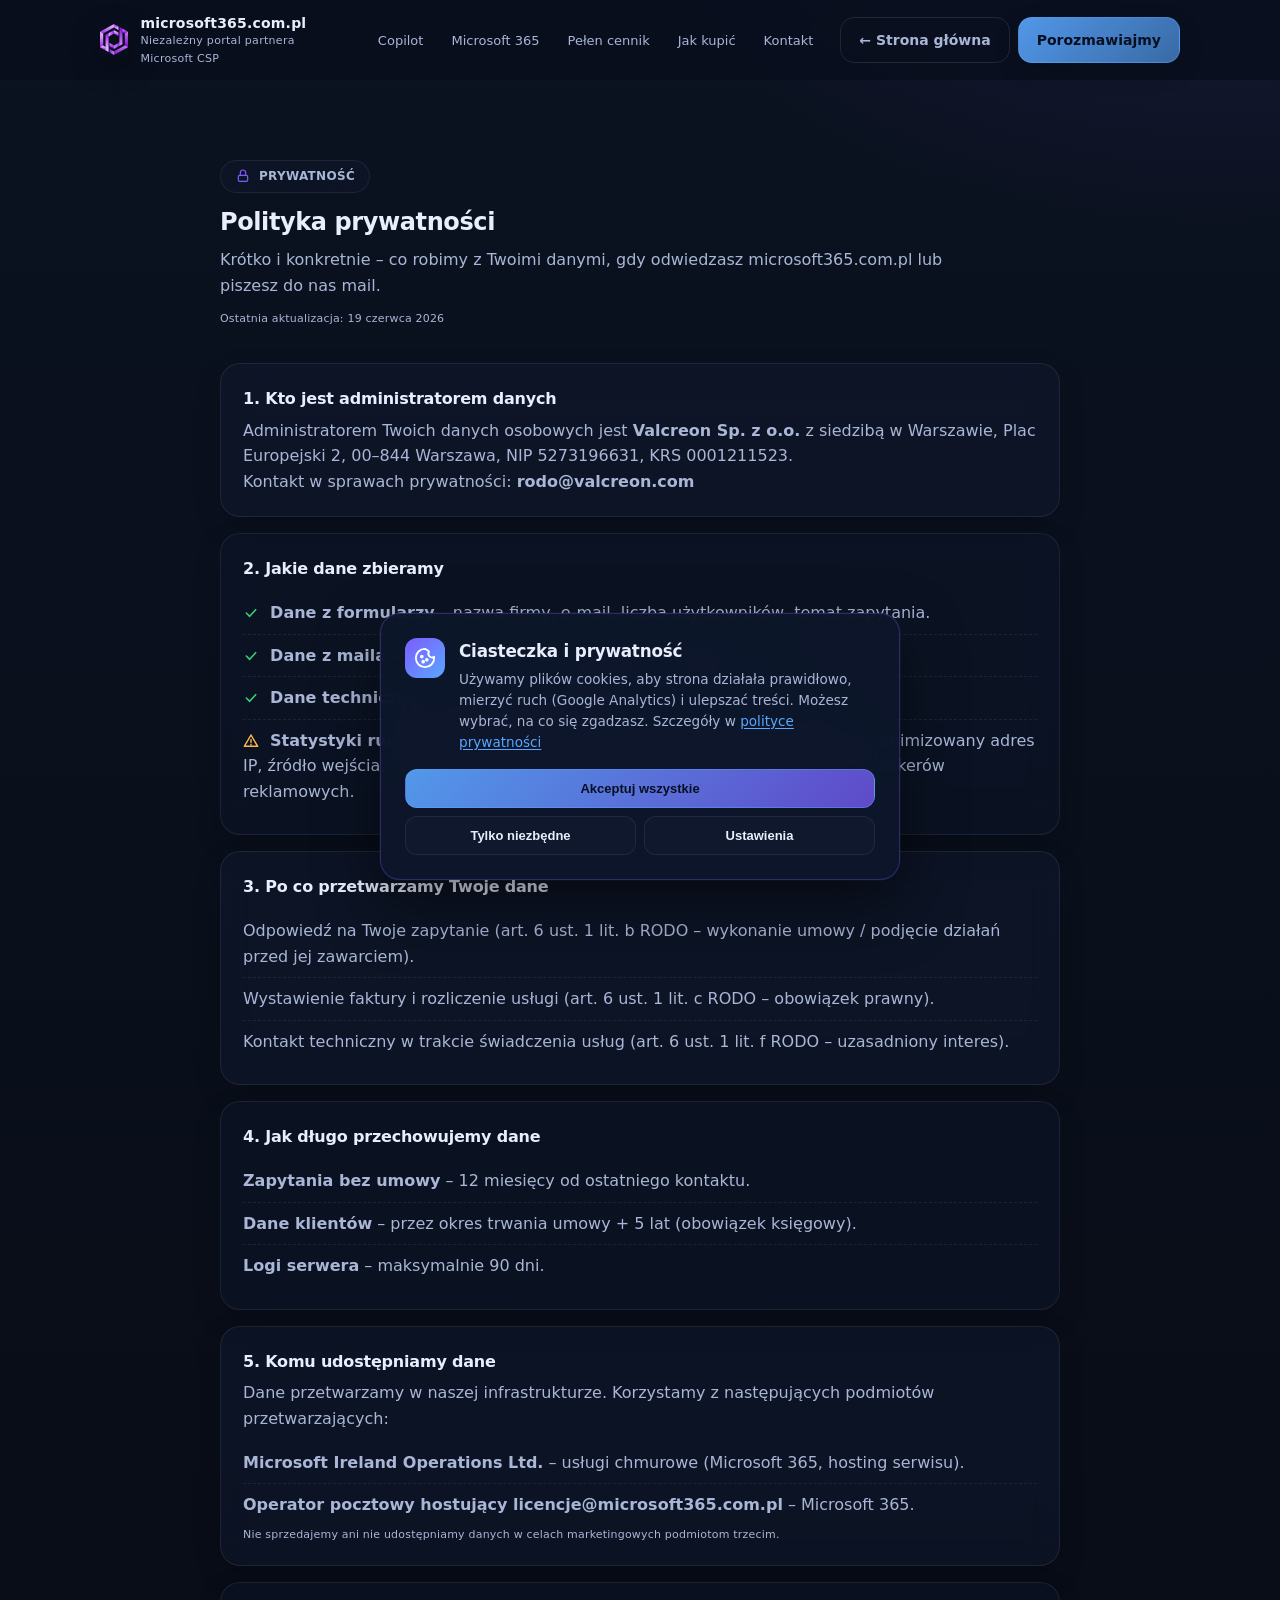
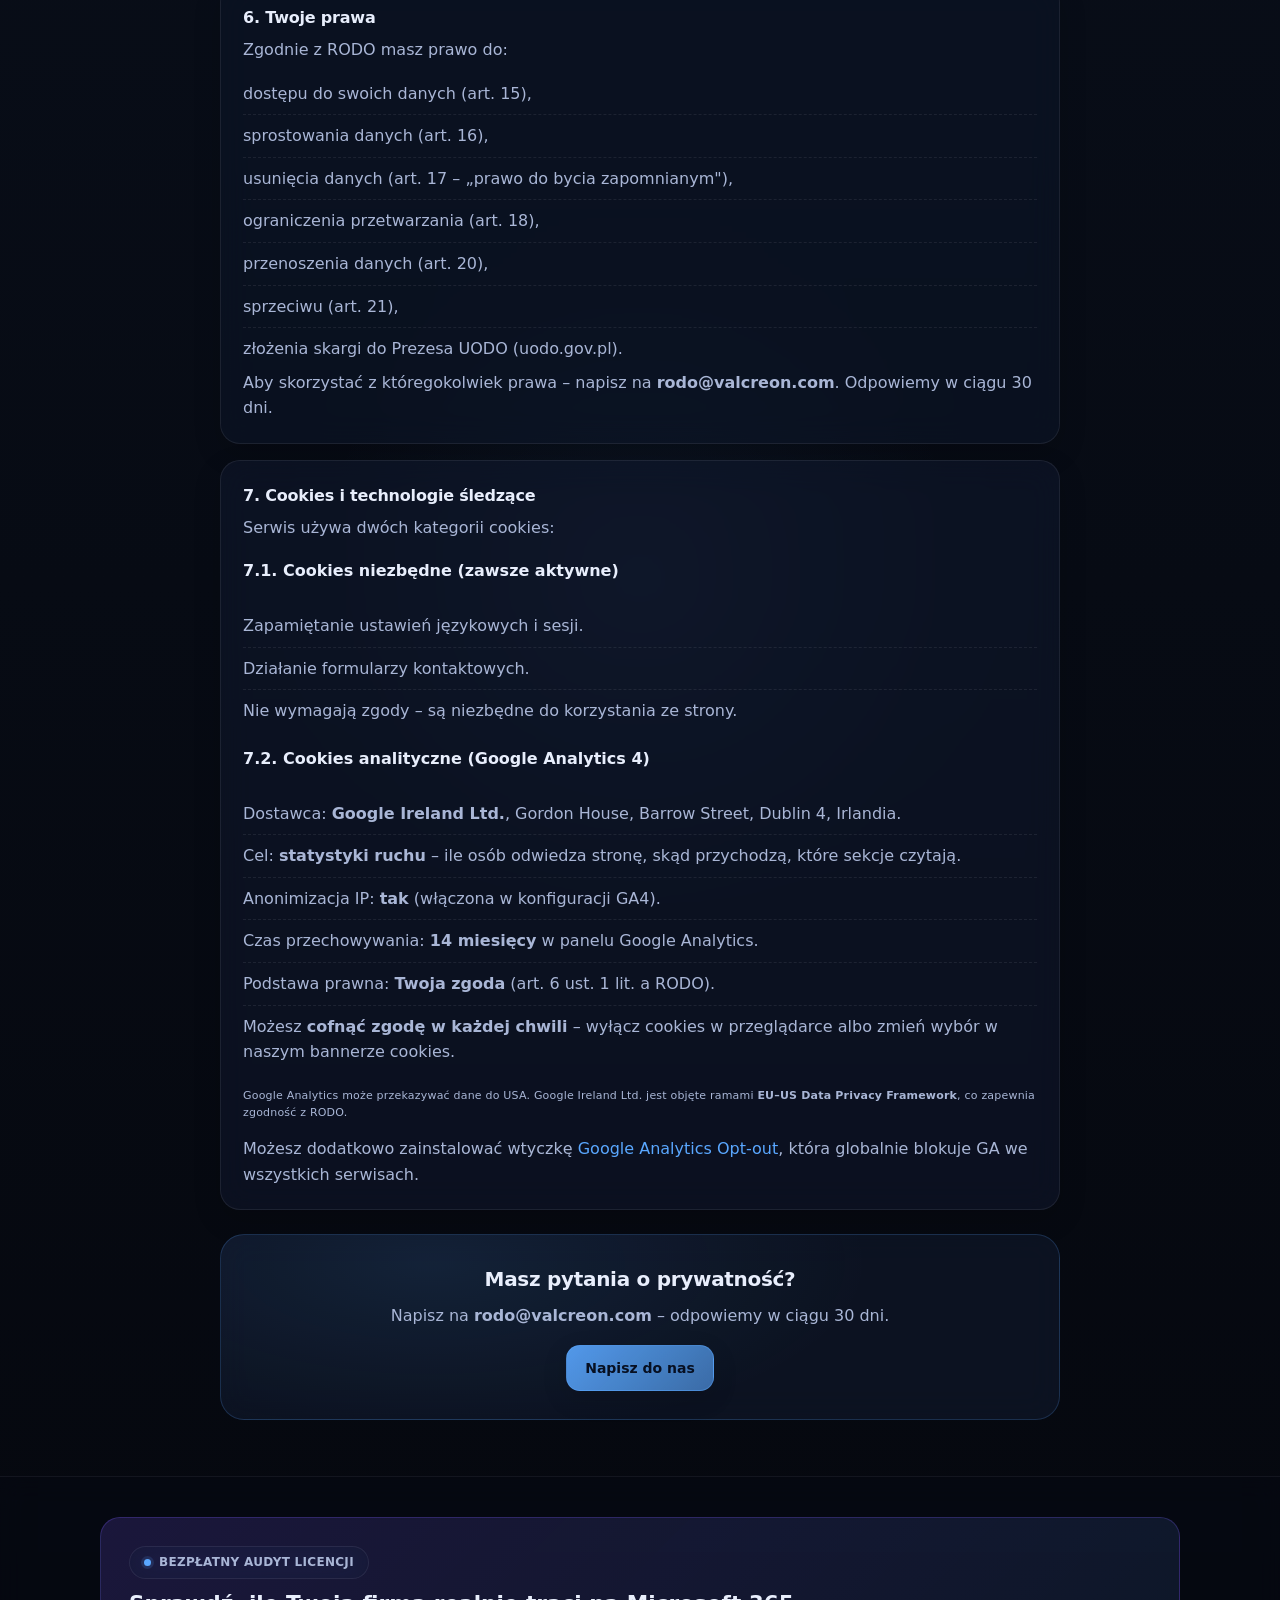
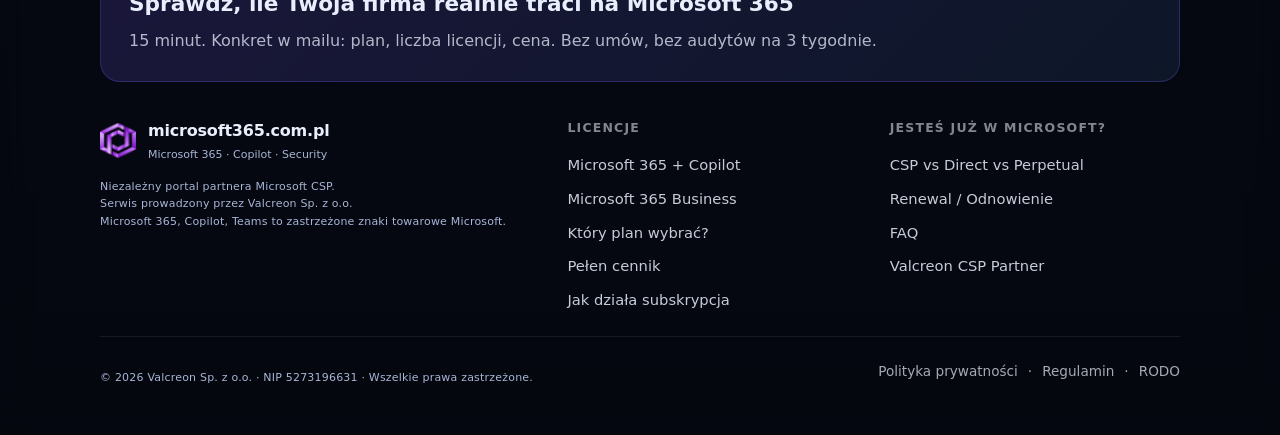
<file: politykaprywatnosci.html>
<!doctype html>
<html lang="pl">
<head>
     <!-- Google Tag Manager -->
    <script>(function(w,d,s,l,i){w[l]=w[l]||[];w[l].push({'gtm.start':
    new Date().getTime(),event:'gtm.js'});var f=d.getElementsByTagName(s)[0],
    j=d.createElement(s),dl=l!='dataLayer'?'&l='+l:'';j.async=true;j.src=
    'https://www.googletagmanager.com/gtm.js?id='+i+dl;f.parentNode.insertBefore(j,f);
    })(window,document,'script','dataLayer','G-7ZSVQDRJVB');</script>
    <!-- End Google Tag Manager -->
<meta charset="utf-8">
<meta name="viewport" content="width=device-width,initial-scale=1">
<title>Polityka prywatności | microsoft365.com.pl</title>
<meta name="description" content="Polityka prywatności serwisu microsoft365.com.pl – jakie dane zbieramy, do czego, jak długo i jakie masz prawa.">
<link rel="stylesheet" href="style.css">
<link rel="icon" href="fav.ico">
</head>

<body>

    <!-- Google Tag Manager (noscript) -->
    <noscript><iframe src="https://www.googletagmanager.com/ns.html?id=G-7ZSVQDRJVB"
    height="0" width="0" style="display:none;visibility:hidden"></iframe></noscript>
    <!-- End Google Tag Manager (noscript) -->

<!-- ================= HEADER ================= -->
<header>
  <div class="container nav">
    <a class="brand" href="index.html#">
      <img src="logo-32.png" alt="microsoft365.com.pl" class="logo">
      <span>
        <div class="t1">microsoft365.com.pl</div>
        <div class="t2">Niezależny portal partnera Microsoft CSP</div>
      </span>
    </a>
    <nav aria-label="Główne">
      <ul>
        <li><a href="index.html#copilot">Copilot</a></li>
        <li><a href="index.html#business">Microsoft 365</a></li>
        <li><a href="cennik.html" aria-current="page">Pełen cennik</a></li>
        <li><a href="index.html#csp">Jak kupić</a></li>
        <li><a href="index.html#kontakt">Kontakt</a></li>
      </ul>
    </nav>
    <div class="actions">
      <a class="btn ghost" href="index.html">← Strona główna</a>
      <a href="#kontakt" class="btn primary">Porozmawiajmy</a>
     <button class="hamburger" aria-label="Menu" onclick="var d=document.getElementById('drawer');d.style.display=(d.style.display==='block'?'none':'block')"><span></span><span></span><span></span></button>
    </div>
  </div>
</header>

<!-- ================= DRAWER (mobile) ================= -->
<div class="drawer" id="drawer" onclick="if(event.target===this)this.style.display='none'">
  <div class="panel" style="width:320px">
    <div class="top">
      <strong>Menu</strong>
      <button class="btn ghost" onclick="document.getElementById('drawer').style.display='none'">Zamknij</button>
    </div>
    <nav class="drawerNav">
      <a href="index.html#copilot" onclick="document.getElementById('drawer').style.display='none'">Microsoft 365 + Copilot</a>
      <a href="index.html#business" onclick="document.getElementById('drawer').style.display='none'">Microsoft 365 Business</a>
      <a href="cennik.html" onclick="document.getElementById('drawer').style.display='none'">Pełen cennik</a>
      <a href="index.html#csp" onclick="document.getElementById('drawer').style.display='none'">Jak kupić</a>
      <a href="index.htmlsubskrypcja.html" onclick="document.getElementById('drawer').style.display='none'">Jak działa subskrypcja</a>
      <a href="index.html#kontakt" onclick="document.getElementById('drawer').style.display='none'">Kontakt</a>
    </nav>
    <div class="drawerActions">
      <a href="#renewal" class="btn ghost">Odnów licencje</a>
      <a href="#kontakt" class="btn primary">Porozmawiajmy</a>
    </div>
  </div>
</div>

<section style="padding-top:80px;">
  <div class="container" style="max-width:880px;">

    <div class="sectionTitle">
      <div>
        <span class="pill" style="margin-bottom:10px;">
          <span class="ico ico-sm" style="color:var(--accent2);">
            <svg viewBox="0 0 24 24"><rect x="5" y="11" width="14" height="9" rx="2"/><path d="M8 11V7a4 4 0 1 1 8 0v4"/></svg>
          </span>
          Prywatność
        </span>
        <h2>Polityka prywatności</h2>
        <p class="lead">Krótko i konkretnie – co robimy z Twoimi danymi, gdy odwiedzasz microsoft365.com.pl lub piszesz do nas mail.</p>
        <p class="fine">Ostatnia aktualizacja: 19 czerwca 2026</p>
      </div>
    </div>

    <div class="card" style="margin-top:24px;">
      <h3>1. Kto jest administratorem danych</h3>
      <p>Administratorem Twoich danych osobowych jest <strong>Valcreon Sp. z o.o.</strong> z siedzibą w Warszawie, Plac Europejski 2, 00–844 Warszawa, NIP 5273196631, KRS 0001211523.</p>
      <p>Kontakt w sprawach prywatności: <strong>rodo@valcreon.com</strong></p>
    </div>

    <div class="card alt" style="margin-top:16px;">
      <h3>2. Jakie dane zbieramy</h3>
            <ul class="list">
            <li><span class="ico ico-sm ico-check"><svg viewBox="0 0 24 24"><polyline points="5 12 10 17 19 7"/></svg></span> <strong>Dane z formularzy</strong> – nazwa firmy, e-mail, liczba użytkowników, temat zapytania.</li>
            <li><span class="ico ico-sm ico-check"><svg viewBox="0 0 24 24"><polyline points="5 12 10 17 19 7"/></svg></span> <strong>Dane z maila</strong> – jeśli napiszesz na licencje@microsoft365.com.pl.</li>
            <li><span class="ico ico-sm ico-check"><svg viewBox="0 0 24 24"><polyline points="5 12 10 17 19 7"/></svg></span> <strong>Dane techniczne</strong> – adres IP, typ przeglądarki, czas wizyty (logi serwera).</li>
            <li><span class="ico ico-sm ico-warn"><svg viewBox="0 0 24 24"><path d="M12 3 L22 20 L2 20 Z"/><line x1="12" y1="10" x2="12" y2="14"/><line x1="12" y1="17" x2="12" y2="17.5"/></svg></span> <strong>Statystyki ruchu (Google Analytics 4)</strong> – wyłącznie po Twojej zgodzie. Anonimizowany adres IP, źródło wejścia, czas na stronie. <strong>Nie używamy</strong> pixel Facebooka ani innych trackerów reklamowych.</li>
        </ul>
    </div>

    <div class="card" style="margin-top:16px;">
      <h3>3. Po co przetwarzamy Twoje dane</h3>
      <ul class="list">
        <li>Odpowiedź na Twoje zapytanie (art. 6 ust. 1 lit. b RODO – wykonanie umowy / podjęcie działań przed jej zawarciem).</li>
        <li>Wystawienie faktury i rozliczenie usługi (art. 6 ust. 1 lit. c RODO – obowiązek prawny).</li>
        <li>Kontakt techniczny w trakcie świadczenia usług (art. 6 ust. 1 lit. f RODO – uzasadniony interes).</li>
      </ul>
    </div>

    <div class="card alt" style="margin-top:16px;">
      <h3>4. Jak długo przechowujemy dane</h3>
      <ul class="list">
        <li><strong>Zapytania bez umowy</strong> – 12 miesięcy od ostatniego kontaktu.</li>
        <li><strong>Dane klientów</strong> – przez okres trwania umowy + 5 lat (obowiązek księgowy).</li>
        <li><strong>Logi serwera</strong> – maksymalnie 90 dni.</li>
      </ul>
    </div>

    <div class="card" style="margin-top:16px;">
      <h3>5. Komu udostępniamy dane</h3>
      <p>Dane przetwarzamy w naszej infrastrukturze. Korzystamy z następujących podmiotów przetwarzających:</p>
      <ul class="list">
        <li><strong>Microsoft Ireland Operations Ltd.</strong> – usługi chmurowe (Microsoft 365, hosting serwisu).</li>
        <li><strong>Operator pocztowy hostujący licencje@microsoft365.com.pl</strong> – Microsoft 365.</li>
      </ul>
      <p class="fine">Nie sprzedajemy ani nie udostępniamy danych w celach marketingowych podmiotom trzecim.</p>
    </div>

    <div class="card alt" style="margin-top:16px;">
      <h3>6. Twoje prawa</h3>
      <p>Zgodnie z RODO masz prawo do:</p>
      <ul class="list">
        <li>dostępu do swoich danych (art. 15),</li>
        <li>sprostowania danych (art. 16),</li>
        <li>usunięcia danych (art. 17 – „prawo do bycia zapomnianym"),</li>
        <li>ograniczenia przetwarzania (art. 18),</li>
        <li>przenoszenia danych (art. 20),</li>
        <li>sprzeciwu (art. 21),</li>
        <li>złożenia skargi do Prezesa UODO (uodo.gov.pl).</li>
      </ul>
      <p>Aby skorzystać z któregokolwiek prawa – napisz na <strong>rodo@valcreon.com</strong>. Odpowiemy w ciągu 30 dni.</p>
    </div>

    <div class="card" style="margin-top:16px;">
      <h3>7. Cookies i technologie śledzące</h3>

    <p>Serwis używa dwóch kategorii cookies:</p>

    <h4 style="margin-top:18px;">7.1. Cookies niezbędne (zawsze aktywne)</h4>
    <ul class="list">
        <li>Zapamiętanie ustawień językowych i sesji.</li>
        <li>Działanie formularzy kontaktowych.</li>
        <li>Nie wymagają zgody – są niezbędne do korzystania ze strony.</li>
    </ul>

    <h4 style="margin-top:14px;">7.2. Cookies analityczne (Google Analytics 4)</h4>
    <ul class="list">
        <li>Dostawca: <strong>Google Ireland Ltd.</strong>, Gordon House, Barrow Street, Dublin 4, Irlandia.</li>
        <li>Cel: <strong>statystyki ruchu</strong> – ile osób odwiedza stronę, skąd przychodzą, które sekcje czytają.</li>
        <li>Anonimizacja IP: <strong>tak</strong> (włączona w konfiguracji GA4).</li>
        <li>Czas przechowywania: <strong>14 miesięcy</strong> w panelu Google Analytics.</li>
        <li>Podstawa prawna: <strong>Twoja zgoda</strong> (art. 6 ust. 1 lit. a RODO).</li>
        <li>Możesz <strong>cofnąć zgodę w każdej chwili</strong> – wyłącz cookies w przeglądarce albo zmień wybór w naszym bannerze cookies.</li>
    </ul>

    <p class="fine" style="margin-top:14px;">Google Analytics może przekazywać dane do USA. Google Ireland Ltd. jest objęte ramami <strong>EU–US Data Privacy Framework</strong>, co zapewnia zgodność z RODO.</p>

    <p style="margin-top:14px;">Możesz dodatkowo zainstalować wtyczkę <a href="https://tools.google.com/dlpage/gaoptout" target="_blank" rel="noopener" style="color:var(--accent);">Google Analytics Opt-out</a>, która globalnie blokuje GA we wszystkich serwisach.</p>
    </div>

    <div class="bigCta" style="margin-top:24px;">
      <h3>Masz pytania o prywatność?</h3>
      <p>Napisz na <strong>rodo@valcreon.com</strong> – odpowiemy w ciągu 30 dni.</p>
      <a href="mailto:rodo@valcreon.com" class="btn primary">Napisz do nas</a>
    </div>

  </div>
</section>

<!-- ================= FOOTER ================= -->
<footer>
  <div class="container">

    <!-- 🔥 PRE-FOOTER CTA -->
    <div class="footCta">
      <div>
        <span class="pill">
          <span class="dot"></span> Bezpłatny audyt licencji
        </span>
        <h3>Sprawdź, ile Twoja firma realnie traci na Microsoft 365</h3>
        <p>15 minut. Konkret w mailu: plan, liczba licencji, cena. Bez umów, bez audytów na 3 tygodnie.</p>
      </div>
    </div>

    <!-- GRID: 3 kolumny -->
    <div class="footGridV2">

      <!-- KOL 1: Brand -->
      <div>
        <div class="footBrand">
          <img src="logo-32.png" alt="microsoft365.com.pl">
          <div>
            <div class="footBrandName">microsoft365.com.pl</div>
            <div class="muted footBrandTag">Microsoft 365 · Copilot · Security</div>
          </div>
        </div>
        <p class="fine">
          Niezależny portal partnera Microsoft CSP.<br>
          Serwis prowadzony przez Valcreon&nbsp;Sp.&nbsp;z o.o.<br>
          Microsoft 365, Copilot, Teams to zastrzeżone znaki towarowe Microsoft.
        </p>
      </div>

      <!-- KOL 2: Licencje -->
      <div>
        <h4 class="footTitle">Licencje</h4>
        <ul class="footList">
          <li><a href="#copilot">Microsoft 365 + Copilot</a></li>
          <li><a href="#business">Microsoft 365 Business</a></li>
          <li><a href="#wybor">Który plan wybrać?</a></li>
          <li><a href="cennik.html">Pełen cennik</a></li>
          <li><a href="subskrypcja.html">Jak działa subskrypcja</a></li>
        </ul>
      </div>

      <!-- KOL 3: Jesteś już w Microsoft? -->
      <div>
        <h4 class="footTitle">Jesteś już w Microsoft?</h4>
        <ul class="footList">
          <li><a href="/#csp">CSP vs Direct vs Perpetual</a></li>
          <li><a href="/#renewal">Renewal / Odnowienie</a></li>
          <li><a href="/#faq">FAQ</a></li>
          <li><a href="/#valcreon">Valcreon CSP Partner</a></li>
        </ul>
      </div>

    </div>

    <!-- DOLNY PASEK -->
    <div class="footBottom">
      <div class="fine">© <span id="y"></span> Valcreon Sp. z o.o. · NIP 5273196631 · Wszelkie prawa zastrzeżone.</div>
      <div class="footLinks">
        <a href="/politykaprywatnosci.html">Polityka prywatności</a>
        <span>·</span>
        <a href="/regulamin.html">Regulamin</a>
        <span>·</span>
        <a href="/rodo.html">RODO</a>
      </div>
    </div>

  </div>
</footer>

<script>document.getElementById('y').textContent=new Date().getFullYear();</script>
<!-- ================= COOKIE BANNER ================= -->
<div id="cookieBanner" role="dialog" aria-labelledby="cookieTitle" aria-describedby="cookieDesc">
  <div class="cookieHead">
    <div class="cookieIco">
      <svg viewBox="0 0 24 24"><path d="M12 2a10 10 0 1 0 10 10c0-.46-.03-.92-.1-1.36a4 4 0 0 1-5.54-5.54A10 10 0 0 0 12 2z"/><circle cx="8.5" cy="10.5" r="1"/><circle cx="14" cy="14" r="1"/><circle cx="10" cy="16" r="1"/></svg>
    </div>
    <div>
      <div id="cookieTitle" class="cookieTitle">Ciasteczka i prywatność</div>
      <p id="cookieDesc" class="cookieDesc">
        Używamy plików cookies, aby strona działała prawidłowo, mierzyć ruch (Google Analytics) i ulepszać treści. Możesz wybrać, na co się zgadzasz. Szczegóły w
        <a href="https://valcreon.com/politykaprywatnosci.html" target="_blank" rel="noopener noreferrer">polityce prywatności</a>
      </p>
    </div>
  </div>
  <div class="cookieActions">
    <button class="cookieBtn primary" onclick="acceptAllCookies()">Akceptuj wszystkie</button>
    <button class="cookieBtn" onclick="acceptNecessaryCookies()">Tylko niezbędne</button>
    <button class="cookieBtn" onclick="openCookieSettings()">Ustawienia</button>
    <button class="cookieBtn settings" onclick="openCookieSettings()" style="display:none;">Dostosuj wybór</button>
  </div>
</div>

<!-- ================= COOKIE SETTINGS MODAL ================= -->
<div id="cookieModal" role="dialog" aria-labelledby="cookieModalTitle">
  <div class="cookieModalBox">
    <h3 id="cookieModalTitle">Ustawienia ciasteczek</h3>
    <p>Wybierz, na które kategorie cookies wyrażasz zgodę. Możesz zmienić swój wybór w każdej chwili klikając ikonę w lewym dolnym rogu.</p>

    <div class="cookieCategory">
      <div class="cookieCategoryHead">
        <div>
          <strong>Niezbędne</strong>
          <p>Wymagane do działania strony – formularze, sesja, bezpieczeństwo. Nie można ich wyłączyć.</p>
        </div>
        <input type="checkbox" class="cookieToggle" checked disabled aria-label="Niezbędne – zawsze włączone">
      </div>
    </div>

    <div class="cookieCategory">
      <div class="cookieCategoryHead">
        <div>
          <strong>Analityczne (Google Analytics 4)</strong>
          <p>Pomagają zrozumieć, jak korzystasz ze strony – anonimowo, bez identyfikacji osobowej. Dzięki nim ulepszamy treści.</p>
        </div>
        <input type="checkbox" class="cookieToggle" id="cookieAnalytics" aria-label="Analityczne">
      </div>
    </div>

    <div class="cookieCategory">
      <div class="cookieCategoryHead">
        <div>
          <strong>Marketingowe</strong>
          <p>Pozwalają pokazywać Ci trafniejsze reklamy Valcreon w innych miejscach (Meta, LinkedIn). Wykorzystywane okazjonalnie.</p>
        </div>
        <input type="checkbox" class="cookieToggle" id="cookieMarketing" aria-label="Marketingowe">
      </div>
    </div>

    <div class="cookieModalActions">
      <button class="cookieBtn" onclick="closeCookieSettings()">Anuluj</button>
      <button class="cookieBtn primary" onclick="saveCookieSettings()">Zapisz wybór</button>
    </div>
  </div>
</div>

<!-- ================= FLOATING REOPEN ICON ================= -->
<button id="cookieReopen" onclick="reopenCookieBanner()" aria-label="Ustawienia ciasteczek" title="Ustawienia ciasteczek">
  <svg viewBox="0 0 24 24"><path d="M12 2a10 10 0 1 0 10 10c0-.46-.03-.92-.1-1.36a4 4 0 0 1-5.54-5.54A10 10 0 0 0 12 2z"/><circle cx="8.5" cy="10.5" r="1"/><circle cx="14" cy="14" r="1"/><circle cx="10" cy="16" r="1"/></svg>
</button>

<!-- ================= COOKIE LOGIC ================= -->
<script>
(function(){
  const CONSENT_KEY='valcreon_cookie_consent';
  const CONSENT_VERSION='1';
  const CONSENT_DAYS=365;

  // Google Consent Mode v2 – default: deny all
  window.dataLayer = window.dataLayer || [];
  function gtag(){dataLayer.push(arguments);}
  window.gtag = gtag;
  gtag('consent','default',{
    'analytics_storage':'denied',
    'ad_storage':'denied',
    'ad_user_data':'denied',
    'ad_personalization':'denied',
    'functionality_storage':'granted',
    'security_storage':'granted'
  });

  function getStoredConsent(){
    try{
      const raw=localStorage.getItem(CONSENT_KEY);
      if(!raw) return null;
      const data=JSON.parse(raw);
      if(data.v!==CONSENT_VERSION) return null;
      if(Date.now()-data.t > CONSENT_DAYS*24*60*60*1000) return null;
      return data;
    }catch(e){return null;}
  }

  function saveConsent(analytics,marketing){
    const data={v:CONSENT_VERSION,t:Date.now(),analytics:analytics,marketing:marketing};
    localStorage.setItem(CONSENT_KEY,JSON.stringify(data));
    applyConsent(analytics,marketing);
    document.getElementById('cookieBanner').classList.remove('show');
    document.getElementById('cookieModal').classList.remove('show');
    document.getElementById('cookieReopen').classList.add('show');
  }

  function applyConsent(analytics,marketing){
    gtag('consent','update',{
      'analytics_storage':analytics?'granted':'denied',
      'ad_storage':marketing?'granted':'denied',
      'ad_user_data':marketing?'granted':'denied',
      'ad_personalization':marketing?'granted':'denied'
    });
  }

  window.acceptAllCookies=function(){saveConsent(true,true);};
  window.acceptNecessaryCookies=function(){saveConsent(false,false);};
  window.openCookieSettings=function(){
    const stored=getStoredConsent();
    document.getElementById('cookieAnalytics').checked=stored?stored.analytics:false;
    document.getElementById('cookieMarketing').checked=stored?stored.marketing:false;
    document.getElementById('cookieModal').classList.add('show');
  };
  window.closeCookieSettings=function(){
    document.getElementById('cookieModal').classList.remove('show');
  };
  window.saveCookieSettings=function(){
    const a=document.getElementById('cookieAnalytics').checked;
    const m=document.getElementById('cookieMarketing').checked;
    saveConsent(a,m);
  };
  window.reopenCookieBanner=function(){
    document.getElementById('cookieReopen').classList.remove('show');
    document.getElementById('cookieBanner').classList.add('show');
  };

  // Init on page load
  document.addEventListener('DOMContentLoaded',function(){
    const stored=getStoredConsent();
    if(stored){
      applyConsent(stored.analytics,stored.marketing);
      document.getElementById('cookieReopen').classList.add('show');
    }else{
      setTimeout(function(){
        document.getElementById('cookieBanner').classList.add('show');
      },800);
    }
  });

  // Close modal on backdrop click
  document.getElementById('cookieModal').addEventListener('click',function(e){
    if(e.target===this) closeCookieSettings();
  });
})();
</script>
</body>
</html>
</file>
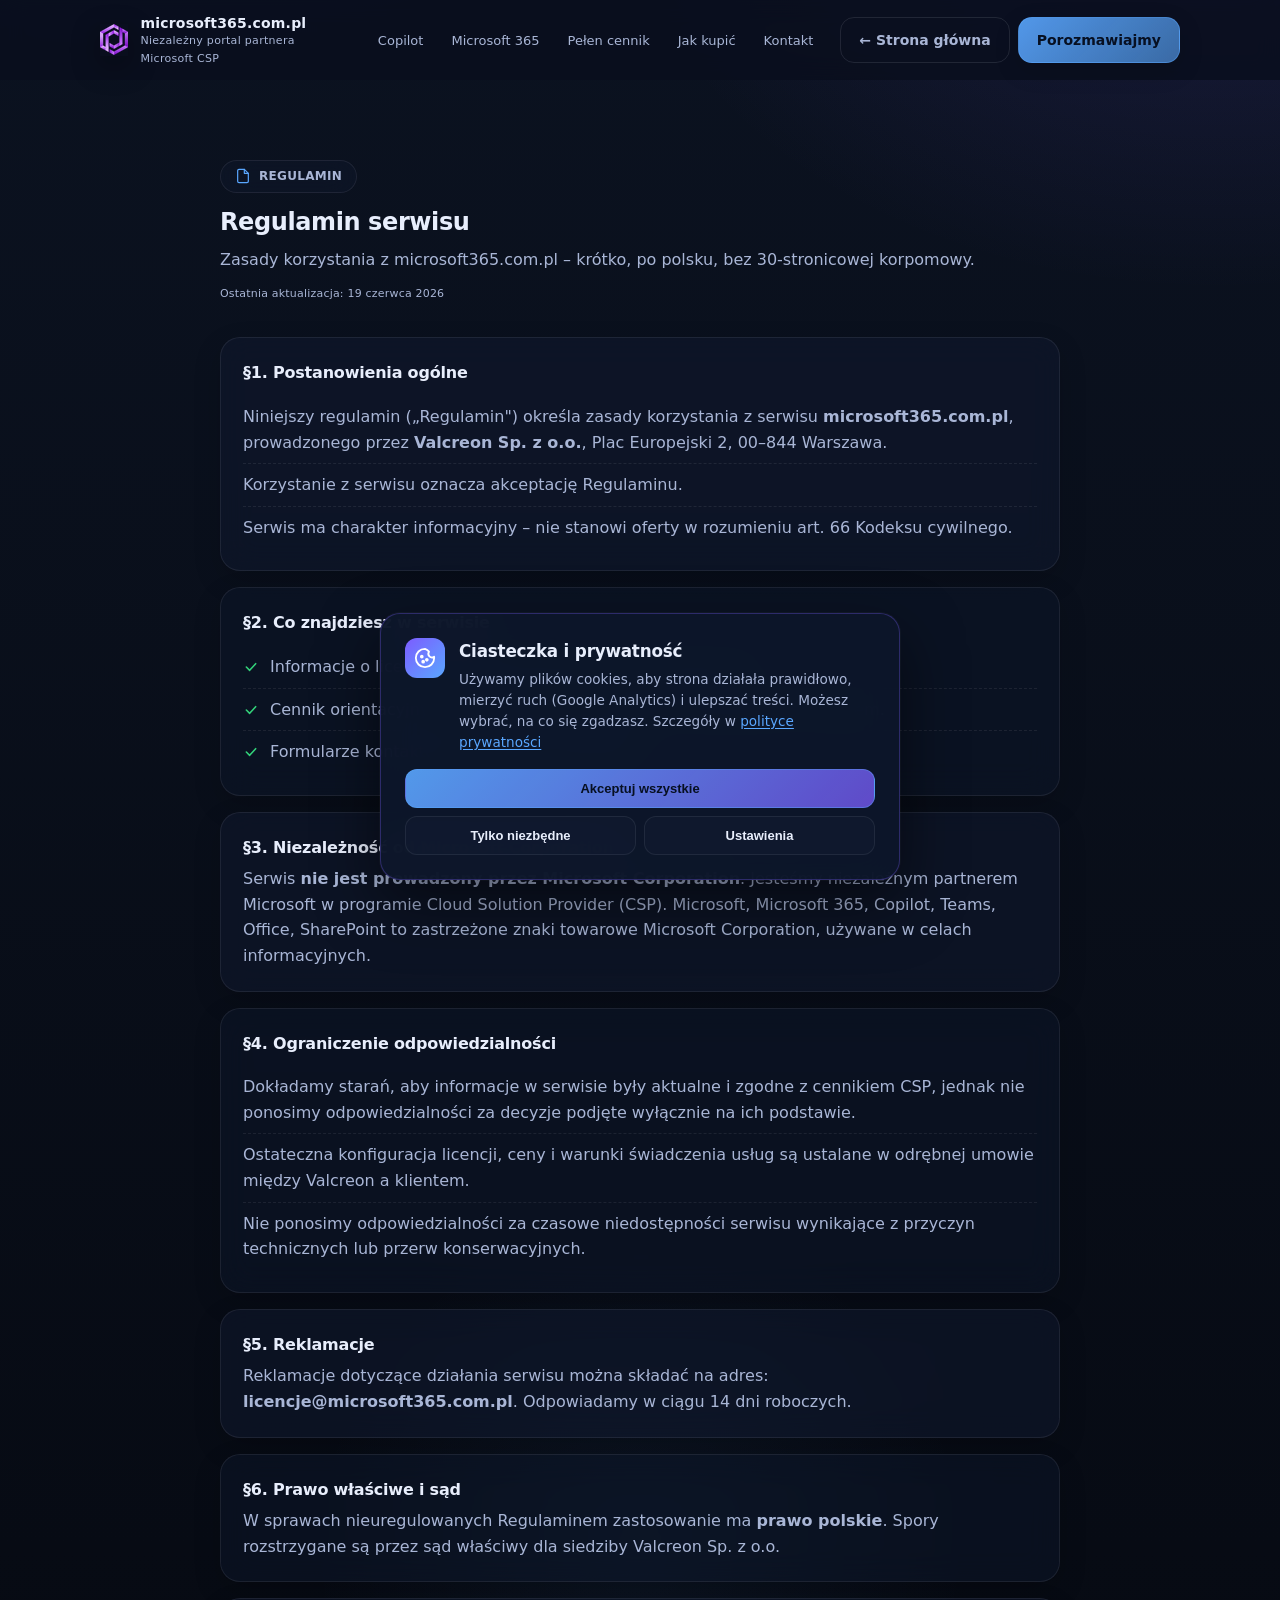
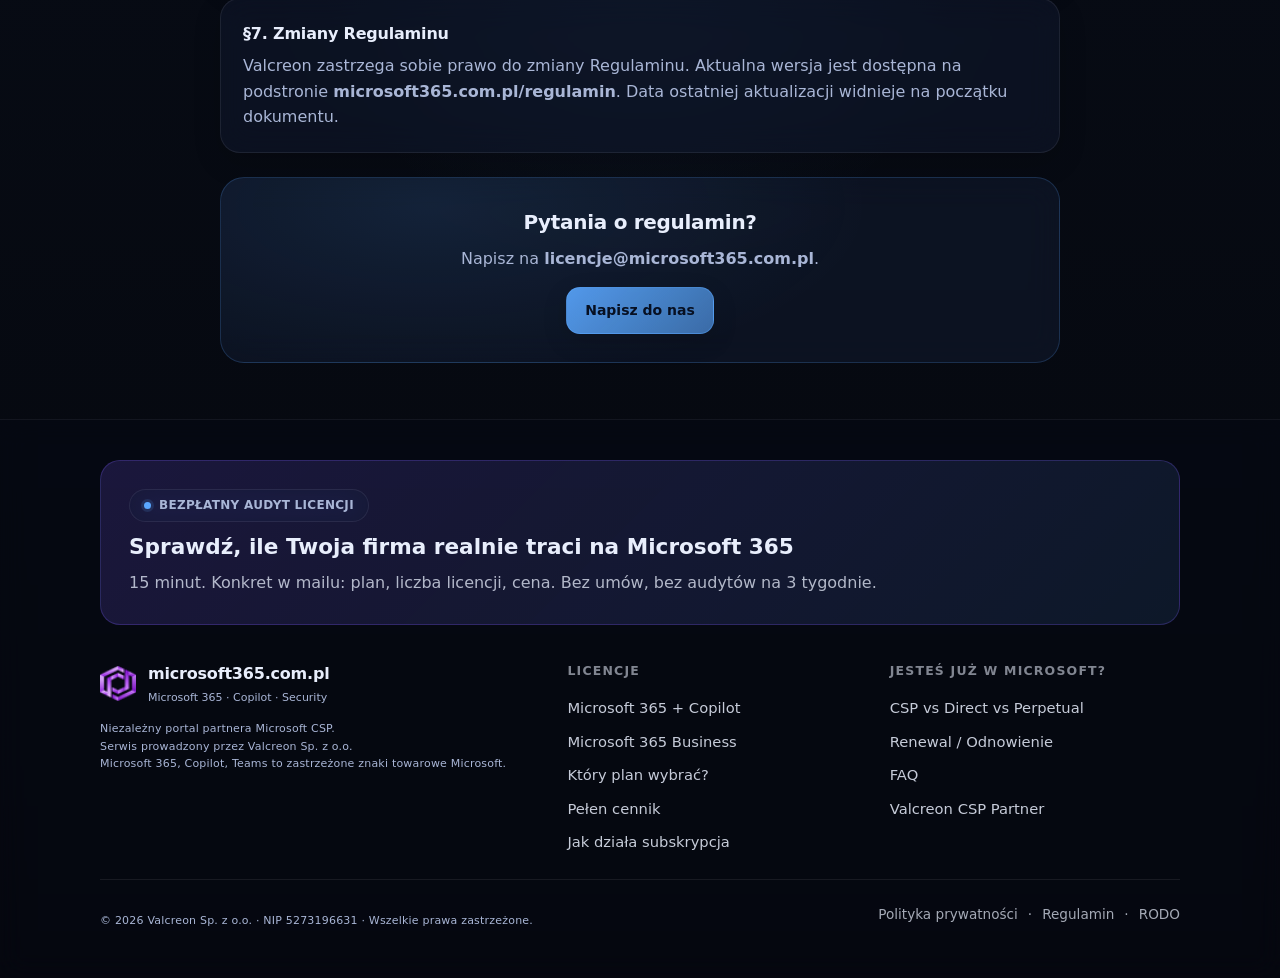
<file: regulamin.html>
<!doctype html>
<html lang="pl">
<head>
    <!-- Google Tag Manager -->
    <script>(function(w,d,s,l,i){w[l]=w[l]||[];w[l].push({'gtm.start':
    new Date().getTime(),event:'gtm.js'});var f=d.getElementsByTagName(s)[0],
    j=d.createElement(s),dl=l!='dataLayer'?'&l='+l:'';j.async=true;j.src=
    'https://www.googletagmanager.com/gtm.js?id='+i+dl;f.parentNode.insertBefore(j,f);
    })(window,document,'script','dataLayer','G-7ZSVQDRJVB');</script>
    <!-- End Google Tag Manager -->
<meta charset="utf-8">
<meta name="viewport" content="width=device-width,initial-scale=1">
<title>Regulamin serwisu | microsoft365.com.pl</title>
<meta name="description" content="Regulamin korzystania z serwisu microsoft365.com.pl – zasady, ograniczenia odpowiedzialności, prawo właściwe.">
<link rel="stylesheet" href="style.css">
<link rel="icon" href="fav.ico">
</head>
<body>
      <!-- Google Tag Manager (noscript) -->
    <noscript><iframe src="https://www.googletagmanager.com/ns.html?id=G-7ZSVQDRJVB"
    height="0" width="0" style="display:none;visibility:hidden"></iframe></noscript>
    <!-- End Google Tag Manager (noscript) -->

<!-- ================= HEADER ================= -->
<header>
  <div class="container nav">
    <a class="brand" href="index.html#">
      <img src="logo-32.png" alt="microsoft365.com.pl" class="logo">
      <span>
        <div class="t1">microsoft365.com.pl</div>
        <div class="t2">Niezależny portal partnera Microsoft CSP</div>
      </span>
    </a>
    <nav aria-label="Główne">
      <ul>
        <li><a href="index.html#copilot">Copilot</a></li>
        <li><a href="index.html#business">Microsoft 365</a></li>
        <li><a href="cennik.html" aria-current="page">Pełen cennik</a></li>
        <li><a href="index.html#csp">Jak kupić</a></li>
        <li><a href="index.html#kontakt">Kontakt</a></li>
      </ul>
    </nav>
    <div class="actions">
      <a class="btn ghost" href="index.html">← Strona główna</a>
      <a href="#kontakt" class="btn primary">Porozmawiajmy</a>
     <button class="hamburger" aria-label="Menu" onclick="var d=document.getElementById('drawer');d.style.display=(d.style.display==='block'?'none':'block')"><span></span><span></span><span></span></button>
    </div>
  </div>
</header>

<!-- ================= DRAWER (mobile) ================= -->
<div class="drawer" id="drawer" onclick="if(event.target===this)this.style.display='none'">
  <div class="panel" style="width:320px">
    <div class="top">
      <strong>Menu</strong>
      <button class="btn ghost" onclick="document.getElementById('drawer').style.display='none'">Zamknij</button>
    </div>
    <nav class="drawerNav">
      <a href="index.html#copilot" onclick="document.getElementById('drawer').style.display='none'">Microsoft 365 + Copilot</a>
      <a href="index.html#business" onclick="document.getElementById('drawer').style.display='none'">Microsoft 365 Business</a>
      <a href="cennik.html" onclick="document.getElementById('drawer').style.display='none'">Pełen cennik</a>
      <a href="index.html#csp" onclick="document.getElementById('drawer').style.display='none'">Jak kupić</a>
      <a href="index.htmlsubskrypcja.html" onclick="document.getElementById('drawer').style.display='none'">Jak działa subskrypcja</a>
      <a href="index.html#kontakt" onclick="document.getElementById('drawer').style.display='none'">Kontakt</a>
    </nav>
    <div class="drawerActions">
      <a href="#renewal" class="btn ghost">Odnów licencje</a>
      <a href="#kontakt" class="btn primary">Porozmawiajmy</a>
    </div>
  </div>
</div>

<section style="padding-top:80px;">
  <div class="container" style="max-width:880px;">

    <div class="sectionTitle">
      <div>
        <span class="pill" style="margin-bottom:10px;">
          <span class="ico ico-sm" style="color:var(--accent);">
            <svg viewBox="0 0 24 24"><path d="M14 2 H6 a2 2 0 0 0-2 2 v16 a2 2 0 0 0 2 2 h12 a2 2 0 0 0 2-2 V8 z"/><polyline points="14 2 14 8 20 8"/></svg>
          </span>
          Regulamin
        </span>
        <h2>Regulamin serwisu</h2>
        <p class="lead">Zasady korzystania z microsoft365.com.pl – krótko, po polsku, bez 30-stronicowej korpomowy.</p>
        <p class="fine">Ostatnia aktualizacja: 19 czerwca 2026</p>
      </div>
    </div>

    <div class="card" style="margin-top:24px;">
      <h3>§1. Postanowienia ogólne</h3>
      <ol class="list">
        <li>Niniejszy regulamin („Regulamin") określa zasady korzystania z serwisu <strong>microsoft365.com.pl</strong>, prowadzonego przez <strong>Valcreon Sp. z o.o.</strong>, Plac Europejski 2, 00–844 Warszawa.</li>
        <li>Korzystanie z serwisu oznacza akceptację Regulaminu.</li>
        <li>Serwis ma charakter informacyjny – nie stanowi oferty w rozumieniu art. 66 Kodeksu cywilnego.</li>
      </ol>
    </div>

    <div class="card alt" style="margin-top:16px;">
      <h3>§2. Co znajdziesz w serwisie</h3>
      <ul class="list">
        <li><span class="ico ico-sm ico-check"><svg viewBox="0 0 24 24"><polyline points="5 12 10 17 19 7"/></svg></span> Informacje o licencjach Microsoft 365 dla firm w modelu CSP.</li>
        <li><span class="ico ico-sm ico-check"><svg viewBox="0 0 24 24"><polyline points="5 12 10 17 19 7"/></svg></span> Cennik orientacyjny – ostateczne ceny są ustalane indywidualnie z klientem.</li>
        <li><span class="ico ico-sm ico-check"><svg viewBox="0 0 24 24"><polyline points="5 12 10 17 19 7"/></svg></span> Formularze kontaktowe i materiały edukacyjne.</li>
      </ul>
    </div>

    <div class="card" style="margin-top:16px;">
      <h3>§3. Niezależność od Microsoft Corporation</h3>
      <p>Serwis <strong>nie jest prowadzony przez Microsoft Corporation</strong>. Jesteśmy niezależnym partnerem Microsoft w programie Cloud Solution Provider (CSP). Microsoft, Microsoft 365, Copilot, Teams, Office, SharePoint to zastrzeżone znaki towarowe Microsoft Corporation, używane w celach informacyjnych.</p>
    </div>

    <div class="card alt" style="margin-top:16px;">
      <h3>§4. Ograniczenie odpowiedzialności</h3>
      <ul class="list">
        <li>Dokładamy starań, aby informacje w serwisie były aktualne i zgodne z cennikiem CSP, jednak nie ponosimy odpowiedzialności za decyzje podjęte wyłącznie na ich podstawie.</li>
        <li>Ostateczna konfiguracja licencji, ceny i warunki świadczenia usług są ustalane w odrębnej umowie między Valcreon a klientem.</li>
        <li>Nie ponosimy odpowiedzialności za czasowe niedostępności serwisu wynikające z przyczyn technicznych lub przerw konserwacyjnych.</li>
      </ul>
    </div>

    <div class="card" style="margin-top:16px;">
      <h3>§5. Reklamacje</h3>
      <p>Reklamacje dotyczące działania serwisu można składać na adres: <strong>licencje@microsoft365.com.pl</strong>. Odpowiadamy w ciągu 14 dni roboczych.</p>
    </div>

    <div class="card alt" style="margin-top:16px;">
      <h3>§6. Prawo właściwe i sąd</h3>
      <p>W sprawach nieuregulowanych Regulaminem zastosowanie ma <strong>prawo polskie</strong>. Spory rozstrzygane są przez sąd właściwy dla siedziby Valcreon Sp. z o.o.</p>
    </div>

    <div class="card" style="margin-top:16px;">
      <h3>§7. Zmiany Regulaminu</h3>
      <p>Valcreon zastrzega sobie prawo do zmiany Regulaminu. Aktualna wersja jest dostępna na podstronie <strong>microsoft365.com.pl/regulamin</strong>. Data ostatniej aktualizacji widnieje na początku dokumentu.</p>
    </div>

    <div class="bigCta" style="margin-top:24px;">
      <h3>Pytania o regulamin?</h3>
      <p>Napisz na <strong>licencje@microsoft365.com.pl</strong>.</p>
      <a href="mailto:licencje@microsoft365.com.pl" class="btn primary">Napisz do nas</a>
    </div>

  </div>
</section>

<!-- ================= FOOTER ================= -->
<footer>
  <div class="container">

    <!-- 🔥 PRE-FOOTER CTA -->
    <div class="footCta">
      <div>
        <span class="pill">
          <span class="dot"></span> Bezpłatny audyt licencji
        </span>
        <h3>Sprawdź, ile Twoja firma realnie traci na Microsoft 365</h3>
        <p>15 minut. Konkret w mailu: plan, liczba licencji, cena. Bez umów, bez audytów na 3 tygodnie.</p>
      </div>
    </div>

    <!-- GRID: 3 kolumny -->
    <div class="footGridV2">

      <!-- KOL 1: Brand -->
      <div>
        <div class="footBrand">
          <img src="logo-32.png" alt="microsoft365.com.pl">
          <div>
            <div class="footBrandName">microsoft365.com.pl</div>
            <div class="muted footBrandTag">Microsoft 365 · Copilot · Security</div>
          </div>
        </div>
        <p class="fine">
          Niezależny portal partnera Microsoft CSP.<br>
          Serwis prowadzony przez Valcreon&nbsp;Sp.&nbsp;z o.o.<br>
          Microsoft 365, Copilot, Teams to zastrzeżone znaki towarowe Microsoft.
        </p>
      </div>

      <!-- KOL 2: Licencje -->
      <div>
        <h4 class="footTitle">Licencje</h4>
        <ul class="footList">
          <li><a href="#copilot">Microsoft 365 + Copilot</a></li>
          <li><a href="#business">Microsoft 365 Business</a></li>
          <li><a href="#wybor">Który plan wybrać?</a></li>
          <li><a href="cennik.html">Pełen cennik</a></li>
          <li><a href="subskrypcja.html">Jak działa subskrypcja</a></li>
        </ul>
      </div>

      <!-- KOL 3: Jesteś już w Microsoft? -->
      <div>
        <h4 class="footTitle">Jesteś już w Microsoft?</h4>
        <ul class="footList">
          <li><a href="/#csp">CSP vs Direct vs Perpetual</a></li>
          <li><a href="/#renewal">Renewal / Odnowienie</a></li>
          <li><a href="/#faq">FAQ</a></li>
          <li><a href="/#valcreon">Valcreon CSP Partner</a></li>
        </ul>
      </div>

    </div>

    <!-- DOLNY PASEK -->
    <div class="footBottom">
      <div class="fine">© <span id="y"></span> Valcreon Sp. z o.o. · NIP 5273196631 · Wszelkie prawa zastrzeżone.</div>
      <div class="footLinks">
        <a href="/politykaprywatnosci.html">Polityka prywatności</a>
        <span>·</span>
        <a href="/regulamin.html">Regulamin</a>
        <span>·</span>
        <a href="/rodo.html">RODO</a>
      </div>
    </div>

  </div>
</footer>

<script>document.getElementById('y').textContent=new Date().getFullYear();</script>
<!-- ================= COOKIE BANNER ================= -->
<div id="cookieBanner" role="dialog" aria-labelledby="cookieTitle" aria-describedby="cookieDesc">
  <div class="cookieHead">
    <div class="cookieIco">
      <svg viewBox="0 0 24 24"><path d="M12 2a10 10 0 1 0 10 10c0-.46-.03-.92-.1-1.36a4 4 0 0 1-5.54-5.54A10 10 0 0 0 12 2z"/><circle cx="8.5" cy="10.5" r="1"/><circle cx="14" cy="14" r="1"/><circle cx="10" cy="16" r="1"/></svg>
    </div>
    <div>
      <div id="cookieTitle" class="cookieTitle">Ciasteczka i prywatność</div>
      <p id="cookieDesc" class="cookieDesc">
        Używamy plików cookies, aby strona działała prawidłowo, mierzyć ruch (Google Analytics) i ulepszać treści. Możesz wybrać, na co się zgadzasz. Szczegóły w
        <a href="https://valcreon.com/politykaprywatnosci.html" target="_blank" rel="noopener noreferrer">polityce prywatności</a>
      </p>
    </div>
  </div>
  <div class="cookieActions">
    <button class="cookieBtn primary" onclick="acceptAllCookies()">Akceptuj wszystkie</button>
    <button class="cookieBtn" onclick="acceptNecessaryCookies()">Tylko niezbędne</button>
    <button class="cookieBtn" onclick="openCookieSettings()">Ustawienia</button>
    <button class="cookieBtn settings" onclick="openCookieSettings()" style="display:none;">Dostosuj wybór</button>
  </div>
</div>

<!-- ================= COOKIE SETTINGS MODAL ================= -->
<div id="cookieModal" role="dialog" aria-labelledby="cookieModalTitle">
  <div class="cookieModalBox">
    <h3 id="cookieModalTitle">Ustawienia ciasteczek</h3>
    <p>Wybierz, na które kategorie cookies wyrażasz zgodę. Możesz zmienić swój wybór w każdej chwili klikając ikonę w lewym dolnym rogu.</p>

    <div class="cookieCategory">
      <div class="cookieCategoryHead">
        <div>
          <strong>Niezbędne</strong>
          <p>Wymagane do działania strony – formularze, sesja, bezpieczeństwo. Nie można ich wyłączyć.</p>
        </div>
        <input type="checkbox" class="cookieToggle" checked disabled aria-label="Niezbędne – zawsze włączone">
      </div>
    </div>

    <div class="cookieCategory">
      <div class="cookieCategoryHead">
        <div>
          <strong>Analityczne (Google Analytics 4)</strong>
          <p>Pomagają zrozumieć, jak korzystasz ze strony – anonimowo, bez identyfikacji osobowej. Dzięki nim ulepszamy treści.</p>
        </div>
        <input type="checkbox" class="cookieToggle" id="cookieAnalytics" aria-label="Analityczne">
      </div>
    </div>

    <div class="cookieCategory">
      <div class="cookieCategoryHead">
        <div>
          <strong>Marketingowe</strong>
          <p>Pozwalają pokazywać Ci trafniejsze reklamy Valcreon w innych miejscach (Meta, LinkedIn). Wykorzystywane okazjonalnie.</p>
        </div>
        <input type="checkbox" class="cookieToggle" id="cookieMarketing" aria-label="Marketingowe">
      </div>
    </div>

    <div class="cookieModalActions">
      <button class="cookieBtn" onclick="closeCookieSettings()">Anuluj</button>
      <button class="cookieBtn primary" onclick="saveCookieSettings()">Zapisz wybór</button>
    </div>
  </div>
</div>

<!-- ================= FLOATING REOPEN ICON ================= -->
<button id="cookieReopen" onclick="reopenCookieBanner()" aria-label="Ustawienia ciasteczek" title="Ustawienia ciasteczek">
  <svg viewBox="0 0 24 24"><path d="M12 2a10 10 0 1 0 10 10c0-.46-.03-.92-.1-1.36a4 4 0 0 1-5.54-5.54A10 10 0 0 0 12 2z"/><circle cx="8.5" cy="10.5" r="1"/><circle cx="14" cy="14" r="1"/><circle cx="10" cy="16" r="1"/></svg>
</button>

<!-- ================= COOKIE LOGIC ================= -->
<script>
(function(){
  const CONSENT_KEY='valcreon_cookie_consent';
  const CONSENT_VERSION='1';
  const CONSENT_DAYS=365;

  // Google Consent Mode v2 – default: deny all
  window.dataLayer = window.dataLayer || [];
  function gtag(){dataLayer.push(arguments);}
  window.gtag = gtag;
  gtag('consent','default',{
    'analytics_storage':'denied',
    'ad_storage':'denied',
    'ad_user_data':'denied',
    'ad_personalization':'denied',
    'functionality_storage':'granted',
    'security_storage':'granted'
  });

  function getStoredConsent(){
    try{
      const raw=localStorage.getItem(CONSENT_KEY);
      if(!raw) return null;
      const data=JSON.parse(raw);
      if(data.v!==CONSENT_VERSION) return null;
      if(Date.now()-data.t > CONSENT_DAYS*24*60*60*1000) return null;
      return data;
    }catch(e){return null;}
  }

  function saveConsent(analytics,marketing){
    const data={v:CONSENT_VERSION,t:Date.now(),analytics:analytics,marketing:marketing};
    localStorage.setItem(CONSENT_KEY,JSON.stringify(data));
    applyConsent(analytics,marketing);
    document.getElementById('cookieBanner').classList.remove('show');
    document.getElementById('cookieModal').classList.remove('show');
    document.getElementById('cookieReopen').classList.add('show');
  }

  function applyConsent(analytics,marketing){
    gtag('consent','update',{
      'analytics_storage':analytics?'granted':'denied',
      'ad_storage':marketing?'granted':'denied',
      'ad_user_data':marketing?'granted':'denied',
      'ad_personalization':marketing?'granted':'denied'
    });
  }

  window.acceptAllCookies=function(){saveConsent(true,true);};
  window.acceptNecessaryCookies=function(){saveConsent(false,false);};
  window.openCookieSettings=function(){
    const stored=getStoredConsent();
    document.getElementById('cookieAnalytics').checked=stored?stored.analytics:false;
    document.getElementById('cookieMarketing').checked=stored?stored.marketing:false;
    document.getElementById('cookieModal').classList.add('show');
  };
  window.closeCookieSettings=function(){
    document.getElementById('cookieModal').classList.remove('show');
  };
  window.saveCookieSettings=function(){
    const a=document.getElementById('cookieAnalytics').checked;
    const m=document.getElementById('cookieMarketing').checked;
    saveConsent(a,m);
  };
  window.reopenCookieBanner=function(){
    document.getElementById('cookieReopen').classList.remove('show');
    document.getElementById('cookieBanner').classList.add('show');
  };

  // Init on page load
  document.addEventListener('DOMContentLoaded',function(){
    const stored=getStoredConsent();
    if(stored){
      applyConsent(stored.analytics,stored.marketing);
      document.getElementById('cookieReopen').classList.add('show');
    }else{
      setTimeout(function(){
        document.getElementById('cookieBanner').classList.add('show');
      },800);
    }
  });

  // Close modal on backdrop click
  document.getElementById('cookieModal').addEventListener('click',function(e){
    if(e.target===this) closeCookieSettings();
  });
})();
</script>
    
</body>
</html>
</file>
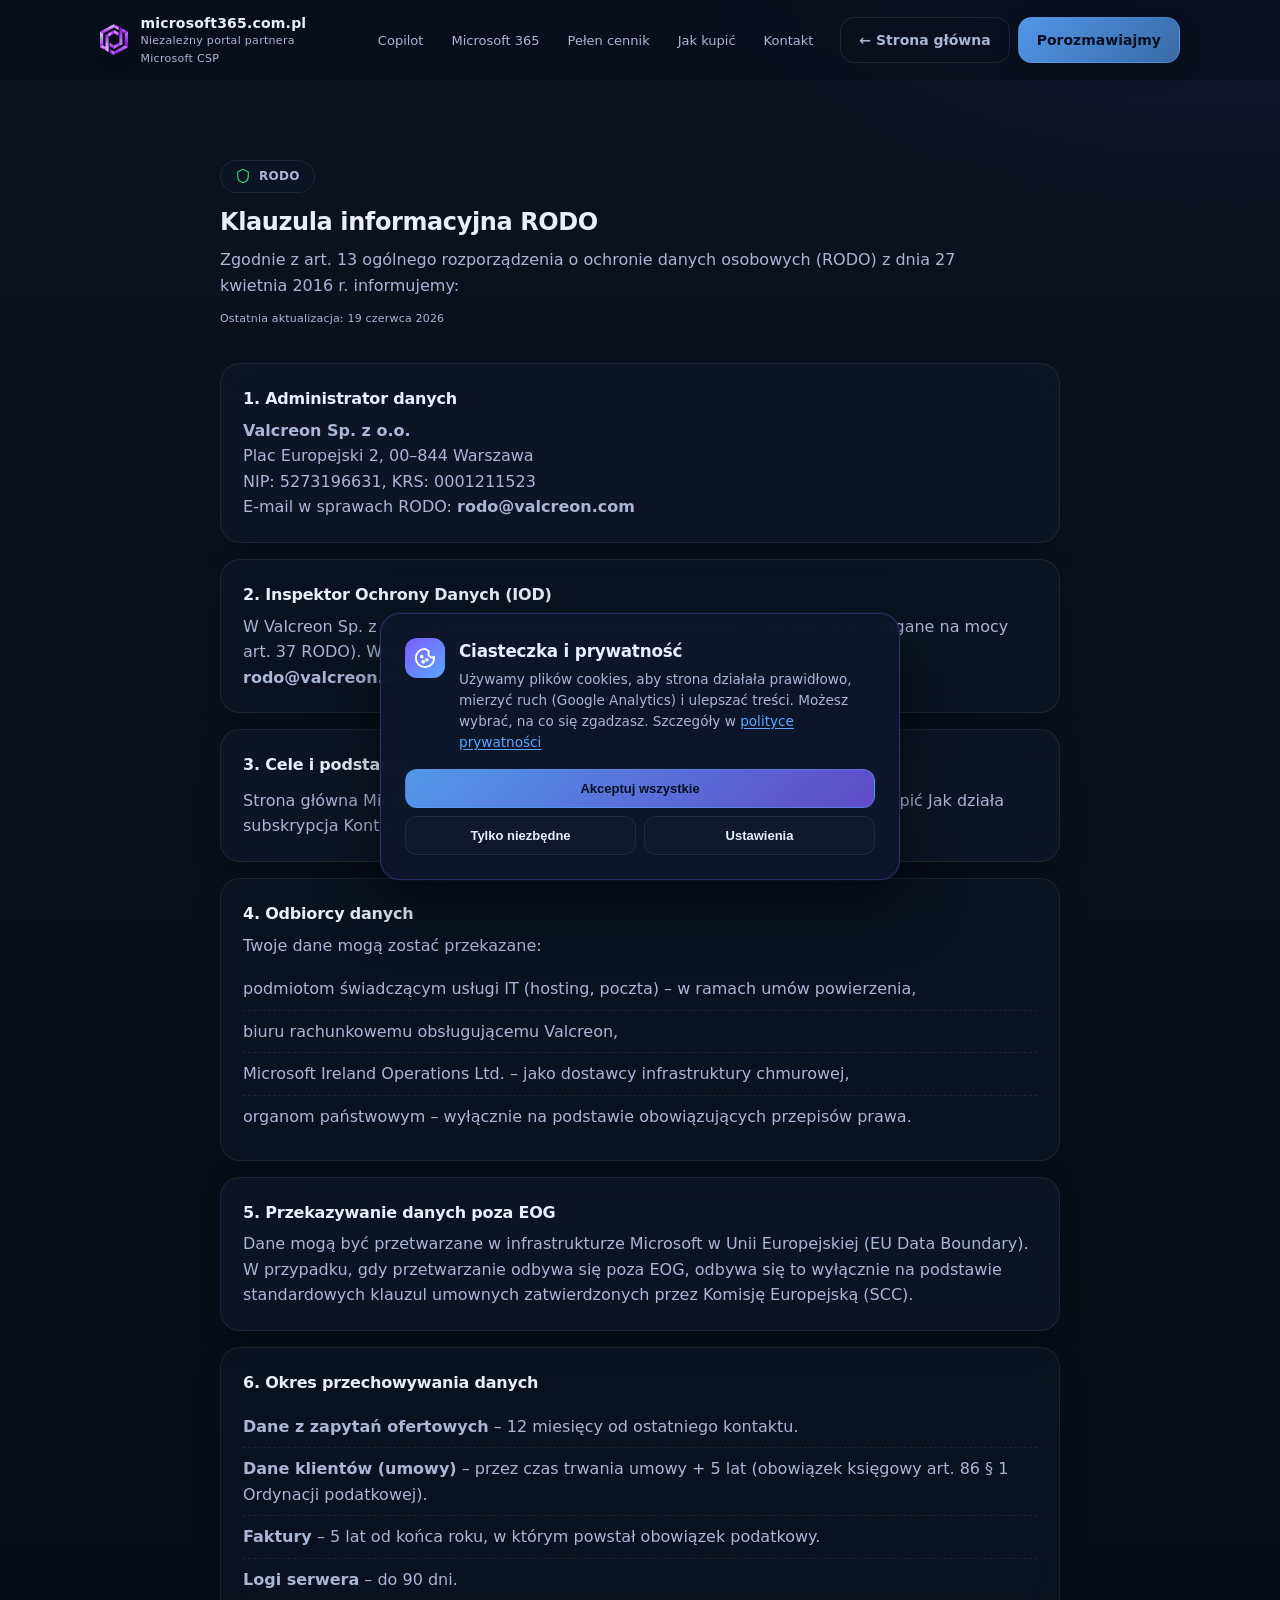
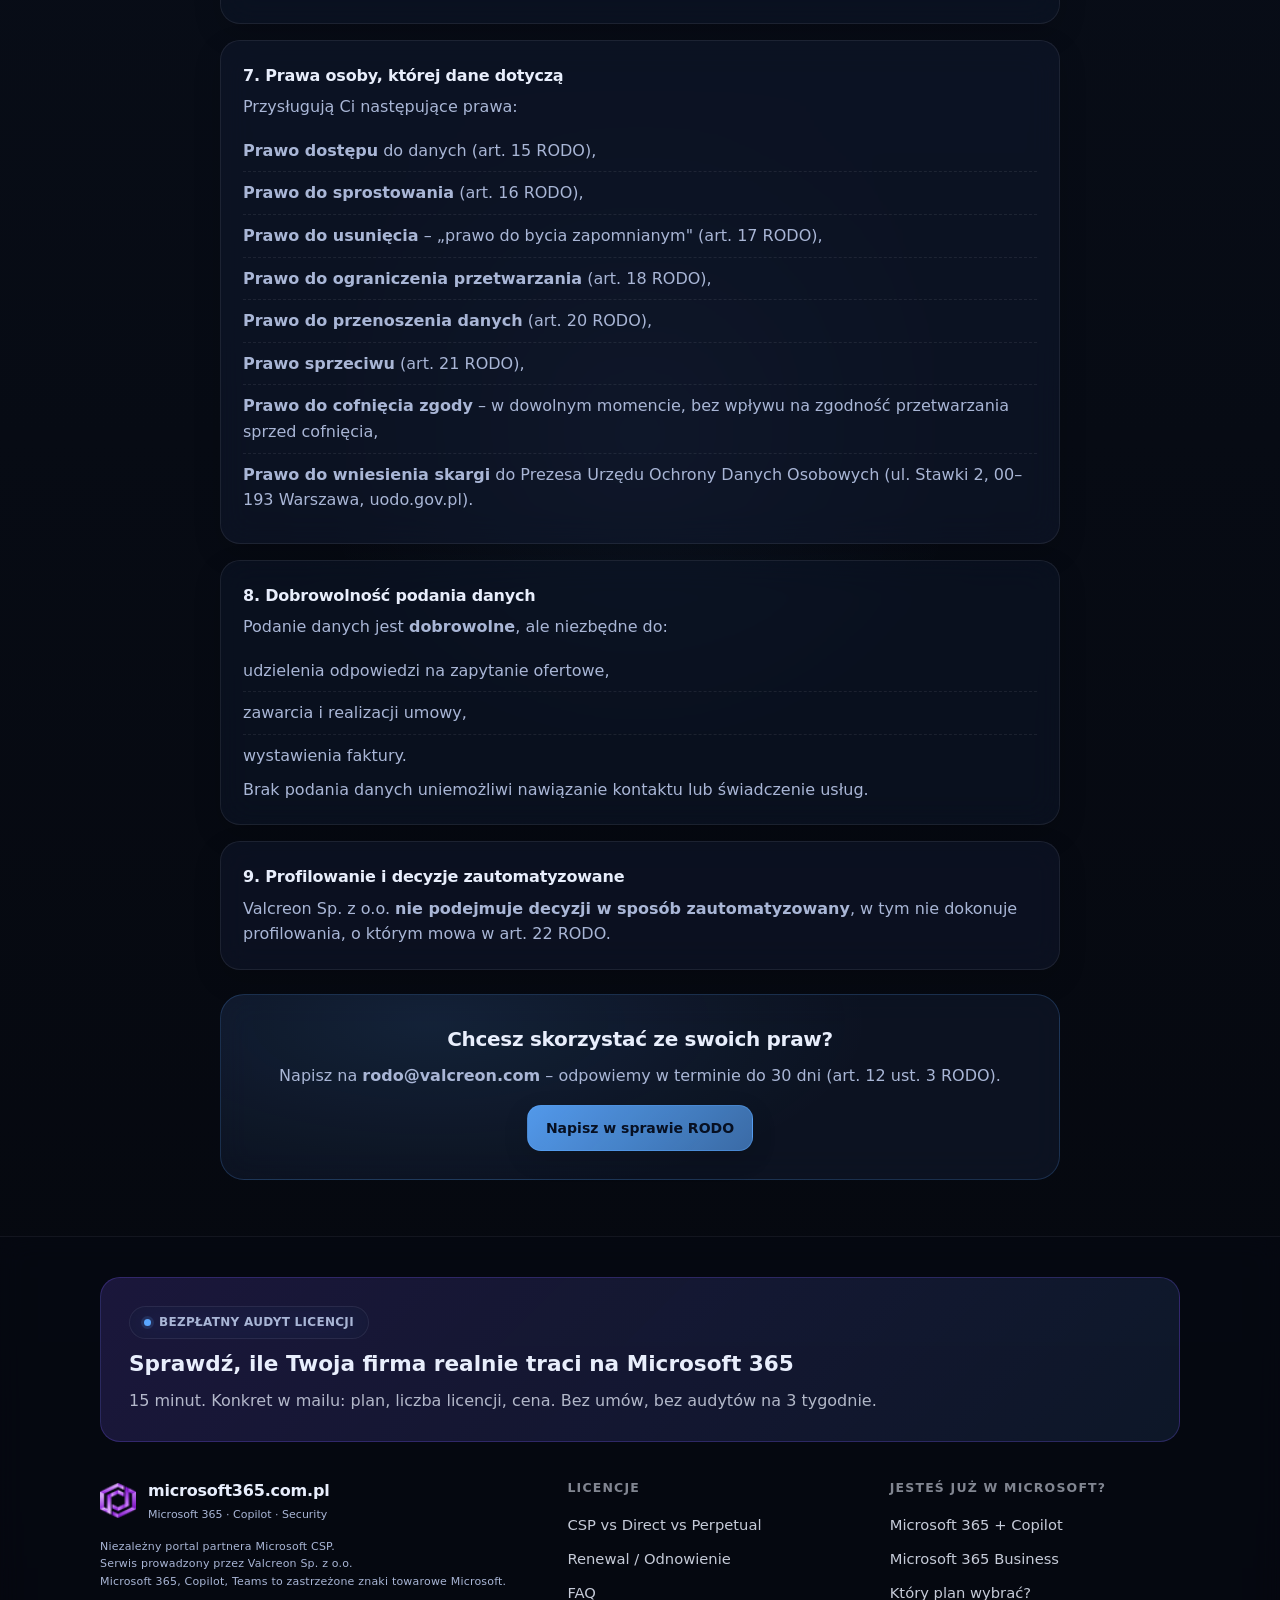
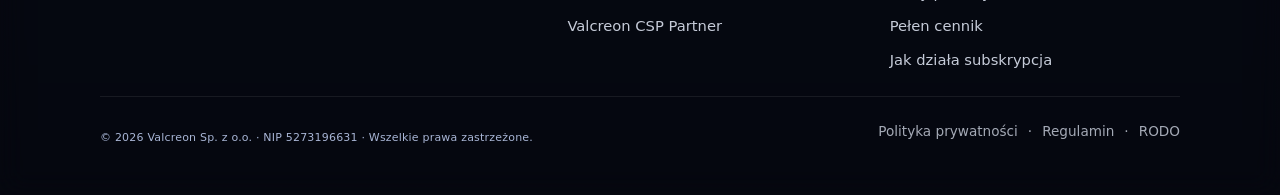
<file: rodo.html>
<!doctype html>
<html lang="pl">
<head>
    <!-- Google Tag Manager -->
    <script>(function(w,d,s,l,i){w[l]=w[l]||[];w[l].push({'gtm.start':
    new Date().getTime(),event:'gtm.js'});var f=d.getElementsByTagName(s)[0],
    j=d.createElement(s),dl=l!='dataLayer'?'&l='+l:'';j.async=true;j.src=
    'https://www.googletagmanager.com/gtm.js?id='+i+dl;f.parentNode.insertBefore(j,f);
    })(window,document,'script','dataLayer','G-7ZSVQDRJVB');</script>
    <!-- End Google Tag Manager -->
<meta charset="utf-8">
<meta name="viewport" content="width=device-width,initial-scale=1">
<title>Klauzula informacyjna RODO | microsoft365.com.pl</title>
<meta name="description" content="Klauzula informacyjna RODO – art. 13 RODO – administrator, cele przetwarzania, retencja, prawa osoby.">
<link rel="stylesheet" href="style.css">
<link rel="icon" href="fav.ico">
</head>
<body>

    <!-- Google Tag Manager (noscript) -->
    <noscript><iframe src="https://www.googletagmanager.com/ns.html?id=G-7ZSVQDRJVB"
    height="0" width="0" style="display:none;visibility:hidden"></iframe></noscript>
    <!-- End Google Tag Manager (noscript) -->

<!-- ================= HEADER ================= -->
<header>
  <div class="container nav">
    <a class="brand" href="index.html#">
      <img src="logo-32.png" alt="microsoft365.com.pl" class="logo">
      <span>
        <div class="t1">microsoft365.com.pl</div>
        <div class="t2">Niezależny portal partnera Microsoft CSP</div>
      </span>
    </a>
    <nav aria-label="Główne">
      <ul>
        <li><a href="index.html#copilot">Copilot</a></li>
        <li><a href="index.html#business">Microsoft 365</a></li>
        <li><a href="cennik.html" aria-current="page">Pełen cennik</a></li>
        <li><a href="index.html#csp">Jak kupić</a></li>
        <li><a href="index.html#kontakt">Kontakt</a></li>
      </ul>
    </nav>
    <div class="actions">
      <a class="btn ghost" href="index.html">← Strona główna</a>
      <a href="#kontakt" class="btn primary">Porozmawiajmy</a>
     <button class="hamburger" aria-label="Menu" onclick="var d=document.getElementById('drawer');d.style.display=(d.style.display==='block'?'none':'block')"><span></span><span></span><span></span></button>
    </div>
  </div>
</header>

<!-- ================= DRAWER (mobile) ================= -->
<div class="drawer" id="drawer" onclick="if(event.target===this)this.style.display='none'">
  <div class="panel" style="width:320px">
    <div class="top">
      <strong>Menu</strong>
      <button class="btn ghost" onclick="document.getElementById('drawer').style.display='none'">Zamknij</button>
    </div>
    <nav class="drawerNav">
      <a href="index.html#copilot" onclick="document.getElementById('drawer').style.display='none'">Microsoft 365 + Copilot</a>
      <a href="index.html#business" onclick="document.getElementById('drawer').style.display='none'">Microsoft 365 Business</a>
      <a href="cennik.html" onclick="document.getElementById('drawer').style.display='none'">Pełen cennik</a>
      <a href="index.html#csp" onclick="document.getElementById('drawer').style.display='none'">Jak kupić</a>
      <a href="index.htmlsubskrypcja.html" onclick="document.getElementById('drawer').style.display='none'">Jak działa subskrypcja</a>
      <a href="index.html#kontakt" onclick="document.getElementById('drawer').style.display='none'">Kontakt</a>
    </nav>
    <div class="drawerActions">
      <a href="#renewal" class="btn ghost">Odnów licencje</a>
      <a href="#kontakt" class="btn primary">Porozmawiajmy</a>
    </div>
  </div>
</div>

<section style="padding-top:80px;">
  <div class="container" style="max-width:880px;">

    <div class="sectionTitle">
      <div>
        <span class="pill" style="margin-bottom:10px;">
          <span class="ico ico-sm" style="color:#33d17a;">
            <svg viewBox="0 0 24 24"><path d="M12 2 L4 6 v6 c0 5 3.5 9 8 10 c4.5-1 8-5 8-10 V6 L12 2 z"/></svg>
          </span>
          RODO
        </span>
        <h2>Klauzula informacyjna RODO</h2>
        <p class="lead">Zgodnie z art. 13 ogólnego rozporządzenia o ochronie danych osobowych (RODO) z dnia 27 kwietnia 2016 r. informujemy:</p>
        <p class="fine">Ostatnia aktualizacja: 19 czerwca 2026</p>
      </div>
    </div>

    <div class="card" style="margin-top:24px;">
      <h3>1. Administrator danych</h3>
      <p><strong>Valcreon Sp. z o.o.</strong><br>
      Plac Europejski 2, 00–844 Warszawa<br>
      NIP: 5273196631, KRS: 0001211523<br>
      E-mail w sprawach RODO: <strong>rodo@valcreon.com</strong></p>
    </div>

    <div class="card alt" style="margin-top:16px;">
      <h3>2. Inspektor Ochrony Danych (IOD)</h3>
      <p>W Valcreon Sp. z o.o. nie powołano Inspektora Ochrony Danych (nie jest to wymagane na mocy art. 37 RODO). Wszelkie sprawy RODO obsługuje administrator pod adresem <strong>rodo@valcreon.com</strong>.</p>
    </div>

    <div class="card" style="margin-top:16px;">
      <h3>3. Cele i podstawy prawne przetwarzania</h3>
      <ul class="list">
      <a href="#index.html" onclick="document.getElementById('drawer').style.display='none'">Strona główna</a>
      <a href="#copilot" onclick="document.getElementById('drawer').style.display='none'">Microsoft 365 + Copilot</a>
      <a href="#business" onclick="document.getElementById('drawer').style.display='none'">Microsoft 365 Business</a>
      <a href="cennik.html" onclick="document.getElementById('drawer').style.display='none'">Pełen cennik</a>
      <a href="#csp" onclick="document.getElementById('drawer').style.display='none'">Jak kupić</a>
      <a href="subskrypcja.html" onclick="document.getElementById('drawer').style.display='none'">Jak działa subskrypcja</a>
      <a href="#kontakt" onclick="document.getElementById('drawer').style.display='none'">Kontakt</a>
      </ul>
    </div>

    <div class="card alt" style="margin-top:16px;">
      <h3>4. Odbiorcy danych</h3>
      <p>Twoje dane mogą zostać przekazane:</p>
      <ul class="list">
        <li>podmiotom świadczącym usługi IT (hosting, poczta) – w ramach umów powierzenia,</li>
        <li>biuru rachunkowemu obsługującemu Valcreon,</li>
        <li>Microsoft Ireland Operations Ltd. – jako dostawcy infrastruktury chmurowej,</li>
        <li>organom państwowym – wyłącznie na podstawie obowiązujących przepisów prawa.</li>
      </ul>
    </div>

    <div class="card" style="margin-top:16px;">
      <h3>5. Przekazywanie danych poza EOG</h3>
      <p>Dane mogą być przetwarzane w infrastrukturze Microsoft w Unii Europejskiej (EU Data Boundary). W przypadku, gdy przetwarzanie odbywa się poza EOG, odbywa się to wyłącznie na podstawie standardowych klauzul umownych zatwierdzonych przez Komisję Europejską (SCC).</p>
    </div>

    <div class="card alt" style="margin-top:16px;">
      <h3>6. Okres przechowywania danych</h3>
      <ul class="list">
        <li><strong>Dane z zapytań ofertowych</strong> – 12 miesięcy od ostatniego kontaktu.</li>
        <li><strong>Dane klientów (umowy)</strong> – przez czas trwania umowy + 5 lat (obowiązek księgowy art. 86 § 1 Ordynacji podatkowej).</li>
        <li><strong>Faktury</strong> – 5 lat od końca roku, w którym powstał obowiązek podatkowy.</li>
        <li><strong>Logi serwera</strong> – do 90 dni.</li>
      </ul>
    </div>

    <div class="card" style="margin-top:16px;">
      <h3>7. Prawa osoby, której dane dotyczą</h3>
      <p>Przysługują Ci następujące prawa:</p>
      <ul class="list">
        <li><strong>Prawo dostępu</strong> do danych (art. 15 RODO),</li>
        <li><strong>Prawo do sprostowania</strong> (art. 16 RODO),</li>
        <li><strong>Prawo do usunięcia</strong> – „prawo do bycia zapomnianym" (art. 17 RODO),</li>
        <li><strong>Prawo do ograniczenia przetwarzania</strong> (art. 18 RODO),</li>
        <li><strong>Prawo do przenoszenia danych</strong> (art. 20 RODO),</li>
        <li><strong>Prawo sprzeciwu</strong> (art. 21 RODO),</li>
        <li><strong>Prawo do cofnięcia zgody</strong> – w dowolnym momencie, bez wpływu na zgodność przetwarzania sprzed cofnięcia,</li>
        <li><strong>Prawo do wniesienia skargi</strong> do Prezesa Urzędu Ochrony Danych Osobowych (ul. Stawki 2, 00–193 Warszawa, uodo.gov.pl).</li>
      </ul>
    </div>

    <div class="card alt" style="margin-top:16px;">
      <h3>8. Dobrowolność podania danych</h3>
      <p>Podanie danych jest <strong>dobrowolne</strong>, ale niezbędne do:</p>
      <ul class="list">
        <li>udzielenia odpowiedzi na zapytanie ofertowe,</li>
        <li>zawarcia i realizacji umowy,</li>
        <li>wystawienia faktury.</li>
      </ul>
      <p>Brak podania danych uniemożliwi nawiązanie kontaktu lub świadczenie usług.</p>
    </div>

    <div class="card" style="margin-top:16px;">
      <h3>9. Profilowanie i decyzje zautomatyzowane</h3>
      <p>Valcreon Sp. z o.o. <strong>nie podejmuje decyzji w sposób zautomatyzowany</strong>, w tym nie dokonuje profilowania, o którym mowa w art. 22 RODO.</p>
    </div>

    <div class="bigCta" style="margin-top:24px;">
      <h3>Chcesz skorzystać ze swoich praw?</h3>
      <p>Napisz na <strong>rodo@valcreon.com</strong> – odpowiemy w terminie do 30 dni (art. 12 ust. 3 RODO).</p>
      <a href="mailto:rodo@valcreon.com" class="btn primary">Napisz w sprawie RODO</a>
    </div>

  </div>
</section>

<!-- ================= FOOTER ================= -->
<footer>
  <div class="container">

    <!-- 🔥 PRE-FOOTER CTA -->
    <div class="footCta">
      <div>
        <span class="pill">
          <span class="dot"></span> Bezpłatny audyt licencji
        </span>
        <h3>Sprawdź, ile Twoja firma realnie traci na Microsoft 365</h3>
        <p>15 minut. Konkret w mailu: plan, liczba licencji, cena. Bez umów, bez audytów na 3 tygodnie.</p>
      </div>
    </div>

    <!-- GRID: 3 kolumny -->
    <div class="footGridV2">

      <!-- KOL 1: Brand -->
      <div>
        <div class="footBrand">
          <img src="logo-32.png" alt="microsoft365.com.pl">
          <div>
            <div class="footBrandName">microsoft365.com.pl</div>
            <div class="muted footBrandTag">Microsoft 365 · Copilot · Security</div>
          </div>
        </div>
        <p class="fine">
          Niezależny portal partnera Microsoft CSP.<br>
          Serwis prowadzony przez Valcreon&nbsp;Sp.&nbsp;z o.o.<br>
          Microsoft 365, Copilot, Teams to zastrzeżone znaki towarowe Microsoft.
        </p>
      </div>

      <!-- KOL 2: Licencje -->
      <div>
        <h4 class="footTitle">Licencje</h4>
        <ul class="footList">
          <li><a href="#csp">CSP vs Direct vs Perpetual</a></li>
          <li><a href="#renewal">Renewal / Odnowienie</a></li>
          <li><a href="#faq">FAQ</a></li>
          <li><a href="#valcreon">Valcreon CSP Partner</a></li>
        </ul>
      </div>

      <!-- KOL 3: Jesteś już w Microsoft? -->
      <div>
        <h4 class="footTitle">Jesteś już w Microsoft?</h4>
        <ul class="footList">
          <li><a href="#copilot">Microsoft 365 + Copilot</a></li>
          <li><a href="#business">Microsoft 365 Business</a></li>
          <li><a href="#wybor">Który plan wybrać?</a></li>
          <li><a href="cennik.html">Pełen cennik</a></li>
          <li><a href="subskrypcja.html">Jak działa subskrypcja</a></li>
        </ul>
      </div>

    </div>

    <!-- DOLNY PASEK -->
    <div class="footBottom">
      <div class="fine">© <span id="y"></span> Valcreon Sp. z o.o. · NIP 5273196631 · Wszelkie prawa zastrzeżone.</div>
      <div class="footLinks">
        <a href="/politykaprywatnosci.html">Polityka prywatności</a>
        <span>·</span>
        <a href="/regulamin.html">Regulamin</a>
        <span>·</span>
        <a href="/rodo.html">RODO</a>
      </div>
    </div>

  </div>
</footer>

<script>document.getElementById('y').textContent=new Date().getFullYear();</script>

<!-- ================= COOKIE BANNER ================= -->
<div id="cookieBanner" role="dialog" aria-labelledby="cookieTitle" aria-describedby="cookieDesc">
  <div class="cookieHead">
    <div class="cookieIco">
      <svg viewBox="0 0 24 24"><path d="M12 2a10 10 0 1 0 10 10c0-.46-.03-.92-.1-1.36a4 4 0 0 1-5.54-5.54A10 10 0 0 0 12 2z"/><circle cx="8.5" cy="10.5" r="1"/><circle cx="14" cy="14" r="1"/><circle cx="10" cy="16" r="1"/></svg>
    </div>
    <div>
      <div id="cookieTitle" class="cookieTitle">Ciasteczka i prywatność</div>
      <p id="cookieDesc" class="cookieDesc">
        Używamy plików cookies, aby strona działała prawidłowo, mierzyć ruch (Google Analytics) i ulepszać treści. Możesz wybrać, na co się zgadzasz. Szczegóły w
        <a href="https://valcreon.com/politykaprywatnosci.html" target="_blank" rel="noopener noreferrer">polityce prywatności</a>
      </p>
    </div>
  </div>
  <div class="cookieActions">
    <button class="cookieBtn primary" onclick="acceptAllCookies()">Akceptuj wszystkie</button>
    <button class="cookieBtn" onclick="acceptNecessaryCookies()">Tylko niezbędne</button>
    <button class="cookieBtn" onclick="openCookieSettings()">Ustawienia</button>
    <button class="cookieBtn settings" onclick="openCookieSettings()" style="display:none;">Dostosuj wybór</button>
  </div>
</div>

<!-- ================= COOKIE SETTINGS MODAL ================= -->
<div id="cookieModal" role="dialog" aria-labelledby="cookieModalTitle">
  <div class="cookieModalBox">
    <h3 id="cookieModalTitle">Ustawienia ciasteczek</h3>
    <p>Wybierz, na które kategorie cookies wyrażasz zgodę. Możesz zmienić swój wybór w każdej chwili klikając ikonę w lewym dolnym rogu.</p>

    <div class="cookieCategory">
      <div class="cookieCategoryHead">
        <div>
          <strong>Niezbędne</strong>
          <p>Wymagane do działania strony – formularze, sesja, bezpieczeństwo. Nie można ich wyłączyć.</p>
        </div>
        <input type="checkbox" class="cookieToggle" checked disabled aria-label="Niezbędne – zawsze włączone">
      </div>
    </div>

    <div class="cookieCategory">
      <div class="cookieCategoryHead">
        <div>
          <strong>Analityczne (Google Analytics 4)</strong>
          <p>Pomagają zrozumieć, jak korzystasz ze strony – anonimowo, bez identyfikacji osobowej. Dzięki nim ulepszamy treści.</p>
        </div>
        <input type="checkbox" class="cookieToggle" id="cookieAnalytics" aria-label="Analityczne">
      </div>
    </div>

    <div class="cookieCategory">
      <div class="cookieCategoryHead">
        <div>
          <strong>Marketingowe</strong>
          <p>Pozwalają pokazywać Ci trafniejsze reklamy Valcreon w innych miejscach (Meta, LinkedIn). Wykorzystywane okazjonalnie.</p>
        </div>
        <input type="checkbox" class="cookieToggle" id="cookieMarketing" aria-label="Marketingowe">
      </div>
    </div>

    <div class="cookieModalActions">
      <button class="cookieBtn" onclick="closeCookieSettings()">Anuluj</button>
      <button class="cookieBtn primary" onclick="saveCookieSettings()">Zapisz wybór</button>
    </div>
  </div>
</div>

<!-- ================= FLOATING REOPEN ICON ================= -->
<button id="cookieReopen" onclick="reopenCookieBanner()" aria-label="Ustawienia ciasteczek" title="Ustawienia ciasteczek">
  <svg viewBox="0 0 24 24"><path d="M12 2a10 10 0 1 0 10 10c0-.46-.03-.92-.1-1.36a4 4 0 0 1-5.54-5.54A10 10 0 0 0 12 2z"/><circle cx="8.5" cy="10.5" r="1"/><circle cx="14" cy="14" r="1"/><circle cx="10" cy="16" r="1"/></svg>
</button>

<!-- ================= COOKIE LOGIC ================= -->
<script>
(function(){
  const CONSENT_KEY='valcreon_cookie_consent';
  const CONSENT_VERSION='1';
  const CONSENT_DAYS=365;

  // Google Consent Mode v2 – default: deny all
  window.dataLayer = window.dataLayer || [];
  function gtag(){dataLayer.push(arguments);}
  window.gtag = gtag;
  gtag('consent','default',{
    'analytics_storage':'denied',
    'ad_storage':'denied',
    'ad_user_data':'denied',
    'ad_personalization':'denied',
    'functionality_storage':'granted',
    'security_storage':'granted'
  });

  function getStoredConsent(){
    try{
      const raw=localStorage.getItem(CONSENT_KEY);
      if(!raw) return null;
      const data=JSON.parse(raw);
      if(data.v!==CONSENT_VERSION) return null;
      if(Date.now()-data.t > CONSENT_DAYS*24*60*60*1000) return null;
      return data;
    }catch(e){return null;}
  }

  function saveConsent(analytics,marketing){
    const data={v:CONSENT_VERSION,t:Date.now(),analytics:analytics,marketing:marketing};
    localStorage.setItem(CONSENT_KEY,JSON.stringify(data));
    applyConsent(analytics,marketing);
    document.getElementById('cookieBanner').classList.remove('show');
    document.getElementById('cookieModal').classList.remove('show');
    document.getElementById('cookieReopen').classList.add('show');
  }

  function applyConsent(analytics,marketing){
    gtag('consent','update',{
      'analytics_storage':analytics?'granted':'denied',
      'ad_storage':marketing?'granted':'denied',
      'ad_user_data':marketing?'granted':'denied',
      'ad_personalization':marketing?'granted':'denied'
    });
  }

  window.acceptAllCookies=function(){saveConsent(true,true);};
  window.acceptNecessaryCookies=function(){saveConsent(false,false);};
  window.openCookieSettings=function(){
    const stored=getStoredConsent();
    document.getElementById('cookieAnalytics').checked=stored?stored.analytics:false;
    document.getElementById('cookieMarketing').checked=stored?stored.marketing:false;
    document.getElementById('cookieModal').classList.add('show');
  };
  window.closeCookieSettings=function(){
    document.getElementById('cookieModal').classList.remove('show');
  };
  window.saveCookieSettings=function(){
    const a=document.getElementById('cookieAnalytics').checked;
    const m=document.getElementById('cookieMarketing').checked;
    saveConsent(a,m);
  };
  window.reopenCookieBanner=function(){
    document.getElementById('cookieReopen').classList.remove('show');
    document.getElementById('cookieBanner').classList.add('show');
  };

  // Init on page load
  document.addEventListener('DOMContentLoaded',function(){
    const stored=getStoredConsent();
    if(stored){
      applyConsent(stored.analytics,stored.marketing);
      document.getElementById('cookieReopen').classList.add('show');
    }else{
      setTimeout(function(){
        document.getElementById('cookieBanner').classList.add('show');
      },800);
    }
  });

  // Close modal on backdrop click
  document.getElementById('cookieModal').addEventListener('click',function(e){
    if(e.target===this) closeCookieSettings();
  });
})();
</script>
   
</body>
</html>
</file>
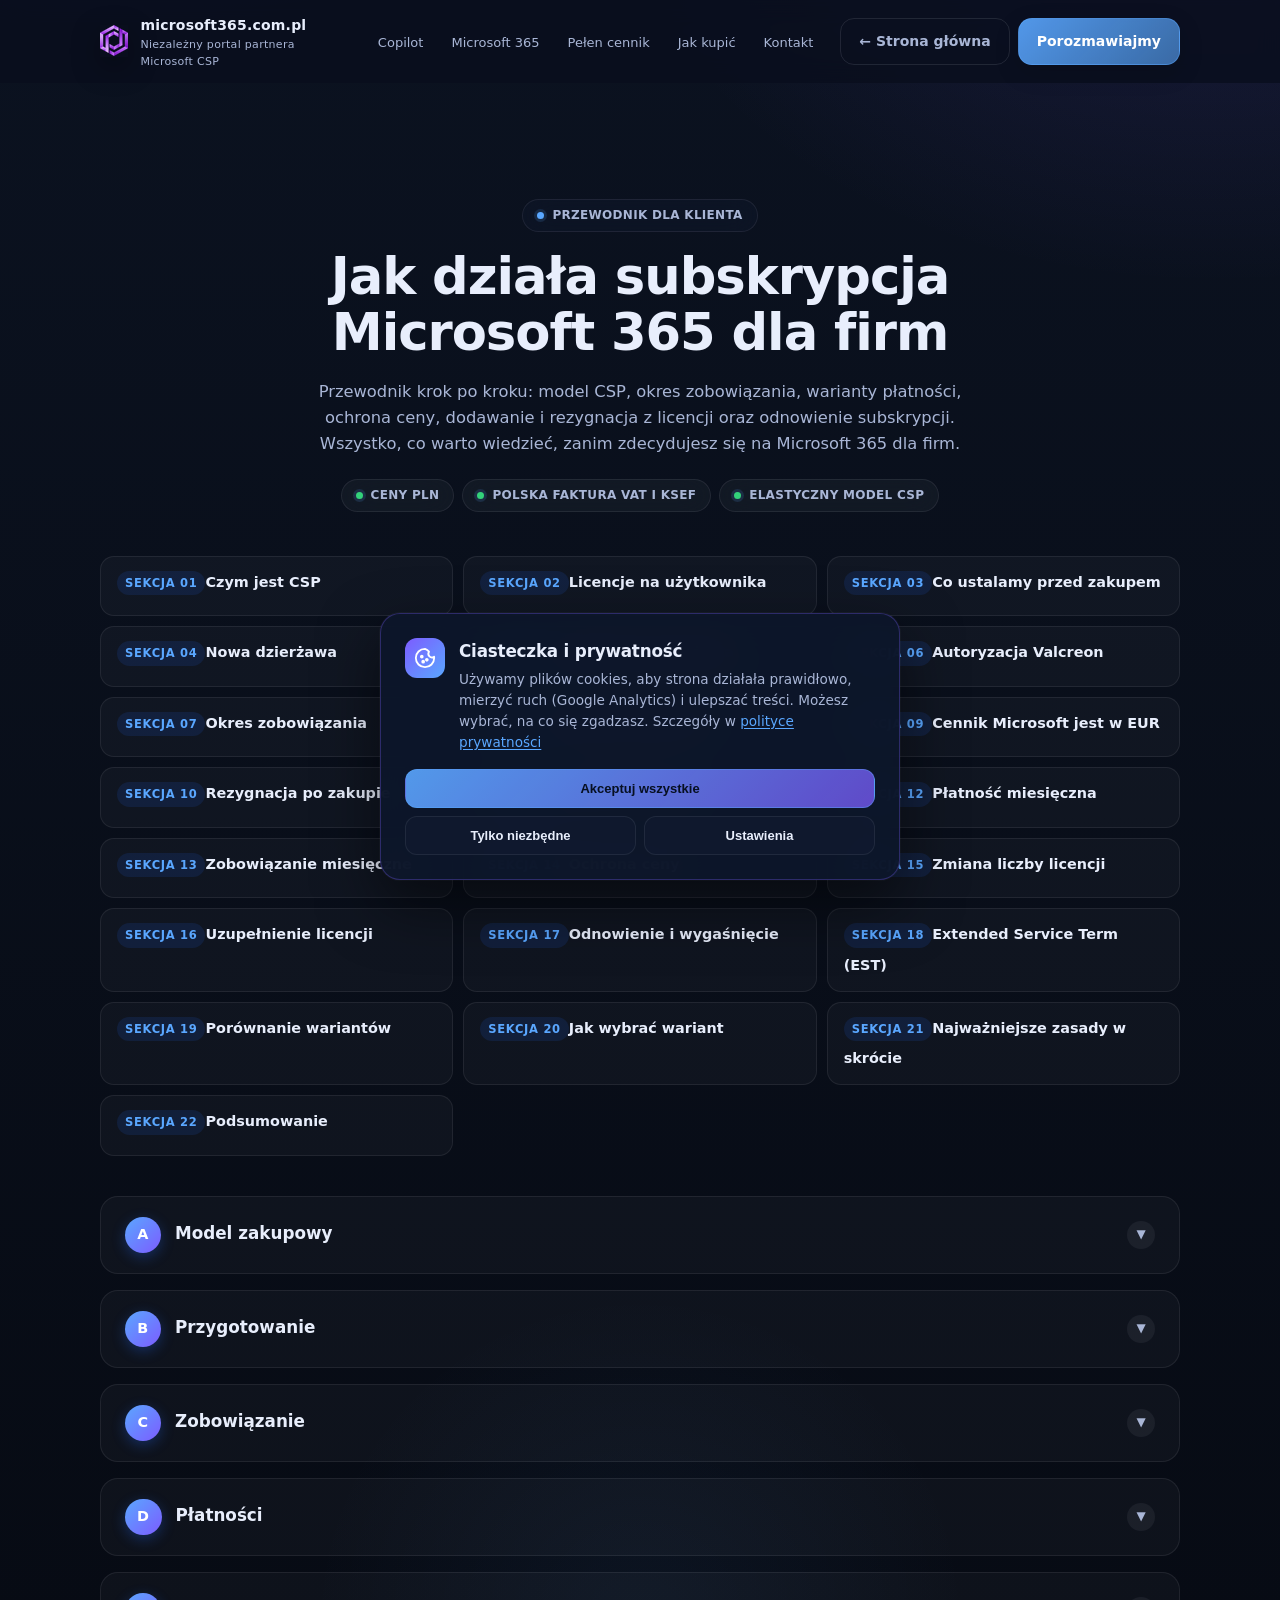
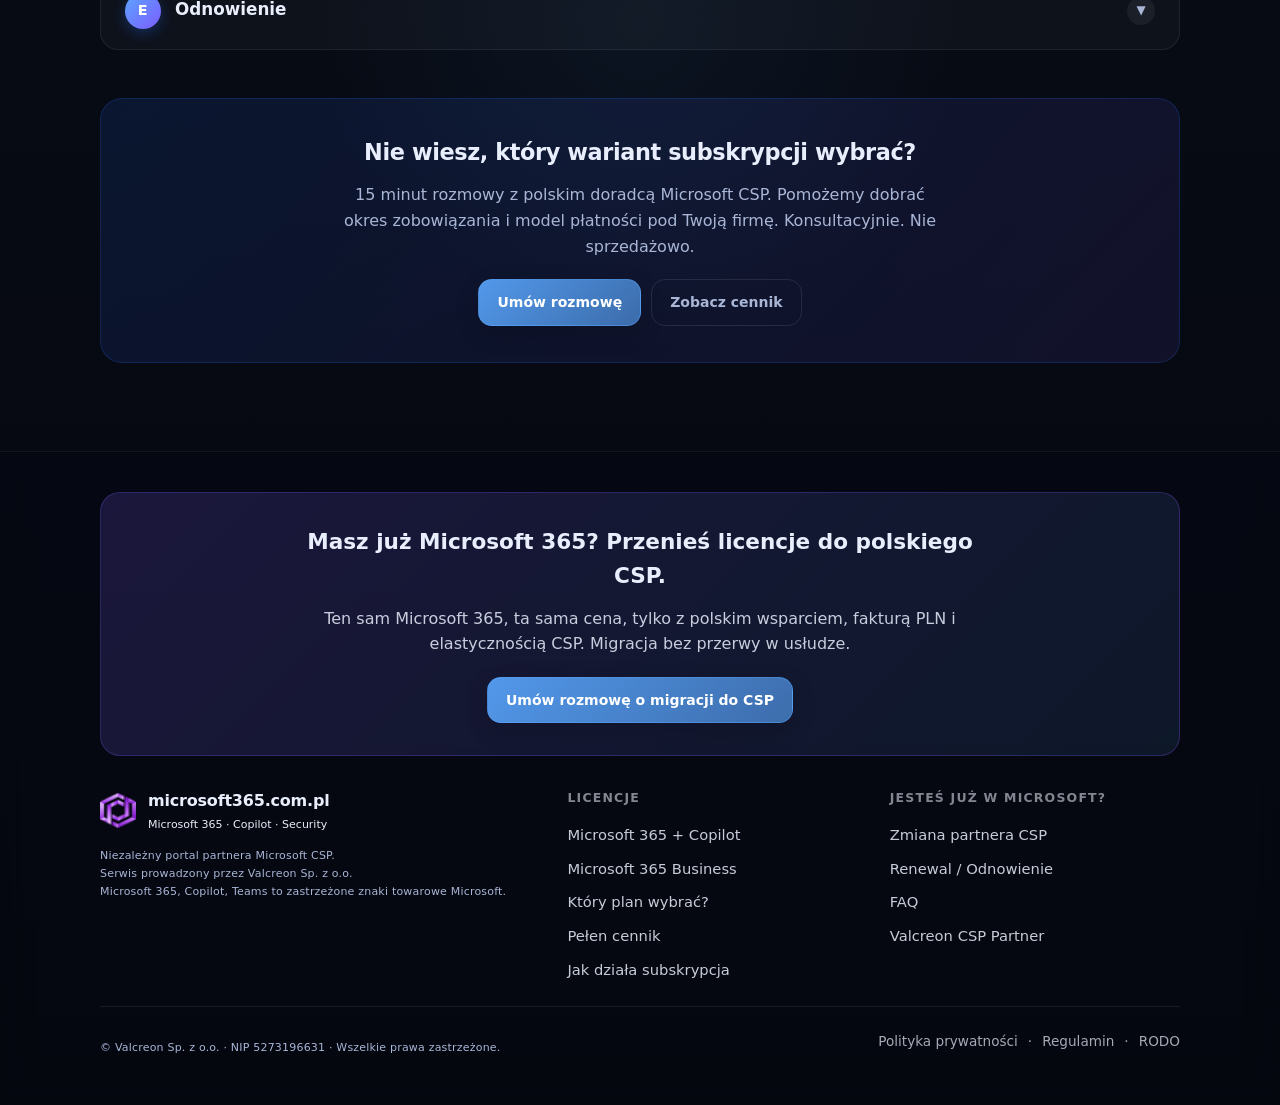
<file: subskrypcja.html>
<!doctype html>
<html lang="pl">
<head>
<script async src="https://www.googletagmanager.com/gtag/js?id=G-7ZSVQDRJVB"></script>
<script>window.dataLayer=window.dataLayer||[];function gtag(){dataLayer.push(arguments);}gtag('consent','default',{'analytics_storage':'denied','ad_storage':'denied','ad_user_data':'denied','ad_personalization':'denied','functionality_storage':'granted','security_storage':'granted'});gtag('js',new Date());gtag('config','G-7ZSVQDRJVB',{'anonymize_ip':true});</script>
<meta charset="utf-8">
<meta name="viewport" content="width=device-width,initial-scale=1">
<title>Microsoft 365 dla firm – licencje, Copilot, Business Premium | microsoft365.com.pl</title>
<meta name="description" content="Przewodnik dla klienta: jak działa subskrypcja Microsoft 365 w modelu CSP. Okres zobowiązania, płatności, ochrona ceny, rezygnacja, odnowienie.">
<link rel="icon" href="fav.ico">
<link rel="stylesheet" href="style.css">
<style>
.subHero{padding:60px 0 20px;text-align:center;max-width:820px;margin:0 auto}
.subHero h1{font-size:clamp(2rem,5vw,3.2rem);line-height:1.1;letter-spacing:-.02em;margin:16px 0 18px}
.subHero .lead{max-width:680px;margin:0 auto;font-size:1.02rem;line-height:1.6}
.subToc{display:grid;grid-template-columns:1fr;gap:10px;margin:24px 0 40px}
.subToc a{display:block;padding:14px 16px;border:1px solid var(--line);border-radius:14px;background:rgba(232,238,252,.03);color:var(--text);font-size:.9rem;font-weight:700;text-decoration:none;transition:.2s}
.subToc a:hover{border-color:var(--accent);color:var(--accent);background:rgba(37,108,255,.06)}
.subToc a .subTocNum{color:var(--accent);font-size:.72rem;display:inline-block;margin-bottom:6px;padding:3px 8px;border-radius:999px;background:rgba(37,108,255,.12);letter-spacing:.06em;text-transform:uppercase;font-weight:900}
@media(min-width:768px){.subToc{grid-template-columns:repeat(2,1fr)}}
@media(min-width:1180px){.subToc{grid-template-columns:repeat(3,1fr)}}
.subGroup{border:1px solid var(--line);border-radius:18px;background:rgba(232,238,252,.03);margin-bottom:16px;overflow:hidden}
.subGroup>summary{display:flex;flex-wrap:wrap;align-items:center;justify-content:space-between;gap:12px;cursor:pointer;padding:20px 24px;font-weight:800;font-size:1.05rem;color:var(--text);list-style:none}
.subGroup>summary::marker{display:none}
.subGroup>summary::-webkit-details-marker{display:none}
.subGroup>summary:after{content:"▼";display:inline-flex;align-items:center;justify-content:center;width:28px;height:28px;border-radius:999px;background:rgba(232,238,252,.06);color:var(--muted);font-size:12px;transition:transform .2s ease;flex:0 0 auto}
.subGroup[open]>summary:after{transform:rotate(180deg)}
.subGroup>summary:hover{color:var(--accent)}
.subGroupTag{display:inline-flex;align-items:center;justify-content:center;min-width:36px;height:36px;padding:0 12px;border-radius:999px;background:linear-gradient(135deg,var(--accent),var(--accent2));color:#fff;font-size:.9rem;font-weight:900;margin-right:14px;letter-spacing:.04em;box-shadow:0 4px 14px rgba(37,108,255,.30)}
.subGroupBody{padding:8px 24px 24px;border-top:1px solid rgba(232,238,252,.06)}
.subSection{margin-top:28px}
.subSection:first-child{margin-top:16px}
.subSection h3{margin:0 0 12px;font-size:1.05rem;color:var(--text);font-weight:800;display:flex;flex-wrap:wrap;align-items:center;gap:0;line-height:1.35}
.subSection h3 .subNum{display:inline-flex;align-items:center;justify-content:center;width:30px;height:30px;background:var(--accent);color:#fff;border-radius:999px;font-size:.78rem;font-weight:900;margin-right:12px;flex:0 0 auto}
.subSection p{margin:0 0 18px;color:var(--muted);line-height:1.65;font-size:.95rem}
.subSection ul{margin:8px 0 12px 22px;color:var(--muted);font-size:.95rem;line-height:1.65}
.subSection li{margin-bottom:6px}
.subSection strong{color:var(--text)}
.subSection a{color:var(--accent);text-decoration:underline;text-underline-offset:3px}
.subSection a:hover{color:var(--accent2)}
.subPlaceholder{padding:14px 16px;border:1px dashed rgba(232,238,252,.15);border-radius:12px;background:rgba(232,238,252,.02);color:var(--muted);font-size:.85rem;font-style:italic;margin-top:8px;margin:0 0 18px}
.subGridTable{display:grid;gap:1px;background:rgba(232,238,252,.10);border-radius:14px;overflow:hidden;margin:18px 0}
.subGridTable>div{background:var(--panel);padding:14px 16px;font-size:.9rem;color:var(--muted);line-height:1.5}
.subGridTable>div.subGridHead{background:rgba(232,238,252,.06);color:var(--text);font-weight:800;font-size:.8rem;text-transform:uppercase;letter-spacing:.04em}
.subGridTable-3{grid-template-columns:1fr}
.subGridTable-5{grid-template-columns:1fr}
@media(min-width:768px){.subGridTable-3{grid-template-columns:1fr 1fr 1fr}}
@media(min-width:768px){.subGridTable-5{grid-template-columns:1.2fr 1fr 1fr 1fr 1.2fr}}
.subCta{margin:48px 0 32px;padding:36px 24px;border-radius:22px;background:linear-gradient(135deg,rgba(37,108,255,.12),rgba(124,92,255,.10));border:1px solid rgba(37,108,255,.20);text-align:center}
.subCta h2{margin:0 0 12px;font-size:1.4rem;color:var(--text)}
.subCta p{margin:0 auto 20px;max-width:600px;color:var(--muted);line-height:1.6}
.subCta .ctaButtons{display:flex;flex-wrap:wrap;justify-content:center;gap:10px}
.footCta{display:block;text-align:center;padding:32px 20px;margin:0 auto 32px;max-width:1180px}
.footCta h3{margin:0 auto 12px;max-width:720px}
.footCta p{margin:0 auto 20px;max-width:640px;opacity:.85}
.footCta .btn{display:inline-flex;margin:0 auto}
.drawer .panel{width:320px;max-width:90vw}
.btn.primary,.btn.primary:hover,.btn.primary:focus,.btn.primary:visited{color:#fff!important}
</style>
</head>
<body>

<!-- HEADER -->
<header>
  <div class="container nav">
    <a href="index.html" class="brand">
      <img src="logo-32.png" alt="microsoft365.com.pl" class="logo">
      <span>
        <span class="t1">microsoft365.com.pl</span>
        <div class="t2">Niezależny portal partnera Microsoft CSP</div>
      </span>
    </a>
    <nav aria-label="Główne">
      <ul>
        <li><a href="index.html#copilot">Copilot</a></li>
        <li><a href="index.html#business">Microsoft 365</a></li>
        <li><a href="cennik.html">Pełen cennik</a></li>
        <li><a href="index.html#csp">Jak kupić</a></li>
        <li><a href="index.html#kontakt">Kontakt</a></li>
      </ul>
    </nav>
    <div class="actions">
      <a class="btn ghost" href="index.html">← Strona główna</a>
      <a href="index.html#kontakt" class="btn primary">Porozmawiajmy</a>
      <button class="hamburger" aria-label="Menu" onclick="var d=document.getElementById('drawer');d.style.display=(d.style.display==='block'?'none':'block')"><span></span><span></span><span></span></button>
    </div>
  </div>
</header>

<!-- DRAWER -->
<div class="drawer" id="drawer" onclick="if(event.target===this)this.style.display='none'">
  <div class="panel" style="width:320px">
    <div class="top">
      <strong>Menu</strong>
      <button class="btn ghost" onclick="document.getElementById('drawer').style.display='none'">Zamknij</button>
    </div>
    <nav class="drawerNav">
      <a href="index.html" onclick="document.getElementById('drawer').style.display='none'">Strona główna</a>
      <a href="index.html#copilot" onclick="document.getElementById('drawer').style.display='none'">Microsoft 365 + Copilot</a>
      <a href="index.html#business" onclick="document.getElementById('drawer').style.display='none'">Microsoft 365 Business</a>
      <a href="cennik.html" onclick="document.getElementById('drawer').style.display='none'">Pełen cennik</a>
      <a href="index.html#csp" onclick="document.getElementById('drawer').style.display='none'">Jak kupić</a>
      <a href="subskrypcja.html" onclick="document.getElementById('drawer').style.display='none'">Jak działa subskrypcja</a>
      <a href="index.html#kontakt" onclick="document.getElementById('drawer').style.display='none'">Kontakt</a>
    </nav>
  </div>
</div>

<!-- HERO -->
<section id="sub-hero">
  <div class="container">
    <div class="subHero">
      <span class="pill"><span class="dot"></span> Przewodnik dla klienta</span>
      <h1>Jak działa subskrypcja Microsoft&nbsp;365 dla&nbsp;firm</h1>
      <p class="lead">Przewodnik krok po kroku: model CSP, okres zobowiązania, warianty płatności, ochrona ceny, dodawanie i rezygnacja z licencji oraz odnowienie subskrypcji. Wszystko, co warto wiedzieć, zanim zdecydujesz się na Microsoft 365 dla firm.</p>
      <div style="display:flex;flex-wrap:wrap;justify-content:center;gap:8px;margin-top:22px">
        <span class="pill" style="background:rgba(232,238,252,.04)"><span class="dot" style="background:#33d17a"></span> Ceny PLN</span>
        <span class="pill" style="background:rgba(232,238,252,.04)"><span class="dot" style="background:#33d17a"></span> Polska faktura VAT i KSeF</span>
        <span class="pill" style="background:rgba(232,238,252,.04)"><span class="dot" style="background:#33d17a"></span> Elastyczny model CSP</span>
      </div>
    </div>

    <!-- SPIS TREŚCI -->
    <nav class="subToc" aria-label="Spis treści">
      <a href="#s1"><span class="subTocNum">Sekcja 01</span>Czym jest CSP</a>
      <a href="#s2"><span class="subTocNum">Sekcja 02</span>Licencje na użytkownika</a>
      <a href="#s3"><span class="subTocNum">Sekcja 03</span>Co ustalamy przed zakupem</a>
      <a href="#s4"><span class="subTocNum">Sekcja 04</span>Nowa dzierżawa</a>
      <a href="#s5"><span class="subTocNum">Sekcja 05</span>Istniejąca dzierżawa</a>
      <a href="#s6"><span class="subTocNum">Sekcja 06</span>Autoryzacja Valcreon</a>
      <a href="#s7"><span class="subTocNum">Sekcja 07</span>Okres zobowiązania</a>
      <a href="#s8"><span class="subTocNum">Sekcja 08</span>Sposób płatności</a>
      <a href="#s9"><span class="subTocNum">Sekcja 09</span>Cennik Microsoft jest w EUR</a>
      <a href="#s10"><span class="subTocNum">Sekcja 10</span>Rezygnacja po zakupie</a>
      <a href="#s11"><span class="subTocNum">Sekcja 11</span>Płatność roczna</a>
      <a href="#s12"><span class="subTocNum">Sekcja 12</span>Płatność miesięczna</a>
      <a href="#s13"><span class="subTocNum">Sekcja 13</span>Zobowiązanie miesięczne</a>
      <a href="#s14"><span class="subTocNum">Sekcja 14</span>Ochrona ceny</a>
      <a href="#s15"><span class="subTocNum">Sekcja 15</span>Zmiana liczby licencji</a>
      <a href="#s16"><span class="subTocNum">Sekcja 16</span>Uzupełnienie licencji</a>
      <a href="#s17"><span class="subTocNum">Sekcja 17</span>Odnowienie i wygaśnięcie</a>
      <a href="#s18"><span class="subTocNum">Sekcja 18</span>Extended Service Term (EST)</a>
      <a href="#s19"><span class="subTocNum">Sekcja 19</span>Porównanie wariantów</a>
      <a href="#s20"><span class="subTocNum">Sekcja 20</span>Jak wybrać wariant</a>
      <a href="#s21"><span class="subTocNum">Sekcja 21</span>Najważniejsze zasady w skrócie</a>
      <a href="#s22"><span class="subTocNum">Sekcja 22</span>Podsumowanie</a>
    </nav>

    <!-- BLOK 1 -->
    <details class="subGroup">
      <summary><span><span class="subGroupTag">A</span>Model zakupowy</span></summary>
      <div class="subGroupBody">

        <section class="subSection" id="s1">
          <h3><span class="subNum">1</span>Czym jest CSP</h3>
          <p>CSP, czyli Cloud Solution Provider, to model zakupu usług Microsoft przez autoryzowanego partnera. W praktyce oznacza to, że klient kupuje subskrypcje Microsoft 365 przez partnera, a partner dostarcza licencje, obsługuje rozliczenie i wystawia fakturę.
Przy zakupie licencji przez Valcreon klient otrzymuje polską fakturę VAT, również w KSeF. Przy zakupie bezpośrednio w Microsoft fakturującym podmiotem jest Microsoft Ireland Operations Limited, a dokument nie jest wystawiany jako polska faktura w KSeF.
Partner oraz dystrybutor Microsoft posiadają odpowiednie rejestracje w programach Microsoft i są upoważnieni do odsprzedaży produktów Microsoft.
</p>
           <div class="subPlaceholder">W praktyce oznacza to: <strong>polska faktura VAT</strong>, <strong>polskie wsparcie</strong>. Valcreon kupuje subskrypcje za pośrednictwem polskiego dystrybutora Microsoft i rozlicza je z klientem w Polsce.</div>
        </section>

        <section class="subSection" id="s2">
          <h3><span class="subNum">2</span>Licencje na użytkownika</h3>
          <p>Licencje Microsoft 365 dla firm w ramach zakupionej subskrypcji są licencjami przypisanymi do użytkownika, ale zakup dotyczy liczby licencji dla firmy, a nie trwałego przypisania licencji do jednej konkretnej osoby. Firma ma do dyspozycji określoną pulę licencji i może zmieniać ich przypisanie w dowolnym terminie, na przykład gdy pracownik odchodzi, zmienia stanowisko albo licencja ma zostać przypisana innej osobie.</p>
          <div class="subPlaceholder">Jeden użytkownik może korzystać z przypisanej licencji jednocześnie na kilku urządzeniach: do 5 komputerów, 5 tabletów i 5 telefonów, o ile dany plan obejmuje aplikacje instalowane lokalnie.</div>
        </section>

      </div>
    </details>

    <!-- BLOK 2 -->
    <details class="subGroup">
      <summary><span><span class="subGroupTag">B</span>Przygotowanie</span></summary>
      <div class="subGroupBody">

        <section class="subSection" id="s3">
          <h3><span class="subNum">3</span>Co ustalamy przed zakupem</h3>
          <p>Przed zamówieniem subskrypcji ustalamy, czy firma ma już istniejącą dzierżawę Microsoft 365, jakie produkty są potrzebne, ilu użytkowników ma korzystać z licencji, jaki ma być okres zobowiązania, jaki model płatności wybieramy oraz kto po stronie klienta zatwierdza zakup.</p>

          <div class="subGridTable subGridTable-3">
            <div class="subGridHead">Informacja</div>
            <div class="subGridHead">Nowa dzierżawa</div>
            <div class="subGridHead">Istniejąca dzierżawa</div>

            <div><strong>Status dzierżawy</strong></div>
            <div>Zakładamy od zera</div>
            <div>Klient już posiada</div>

            <div><strong>Nazwa dzierżawy</strong></div>
            <div>Ustalamy razem</div>
            <div>Klient przekazuje</div>

            <div><strong>Domena onmicrosoft.com</strong></div>
            <div>Wybieramy nazwę firmową</div>
            <div>Już istnieje</div>

            <div><strong>Identyfikator dzierżawy</strong></div>
            <div>Powstaje przy założeniu</div>
            <div>Klient przekazuje Tenant ID</div>

            <div><strong>Dane firmy</strong></div>
            <div>NIP, adres, dane kontaktowe</div>
            <div>NIP, adres, dane kontaktowe</div>

            <div><strong>Zakres zamówienia</strong></div>
            <div>Liczba licencji, plany, wariant zobowiązania</div>
            <div>Liczba licencji, plany, wariant zobowiązania</div>

            <div><strong>Osoba decyzyjna</strong></div>
            <div>Wskazanie administratora i osoby odpowiedzialnej</div>
            <div>Wskazanie osoby odpowiedzialnej, potwierdzenie dostępu administracyjnego</div>
          </div>
        </section>

        <section class="subSection" id="s4">
          <h3><span class="subNum">4</span>Nowa dzierżawa</h3>
          <p>Przy zakładaniu nowej dzierżawy (tenanta) Microsoft 365 trzeba wybrać techniczną nazwę dzierżawy, która tworzy domyślną domenę w formacie nazwadzierżawy.onmicrosoft.com. To nie jest adres strony internetowej firmy ani docelowy adres e-mail, ale trwały identyfikator środowiska Microsoft 365. 
Nazwę warto wybrać świadomie, ponieważ będzie widoczna w panelach administracyjnych, konfiguracji technicznej, integracjach i niektórych komunikatach systemowych. Po wybraniu nazwy dzierżawy nie należy zakładać, że będzie można ją w przyszłości łatwo zmienić. Zmiana nazwy środowiska może być niemożliwa albo wiązać się z istotnymi komplikacjami administracyjnymi i technicznymi, dlatego najlepiej od razu użyć krótkiej, neutralnej i trwałej nazwy firmy lub marki, bez polskich znaków, spacji, znaków specjalnych i tymczasowych skrótów.</p>

          <div class="subPlaceholder">Przed wyborem nazwy można sprawdzić dostępność domeny onmicrosoft.com w narzędziu: https://o365.rocks. Narzędzie firmy trzeciej. Nie wymaga logowania ani danych firmy. Alternatywa bez zewnętrznych narzędzi: wpisz nazwafirmy.sharepoint.com w przeglądarce – ekran logowania oznacza, że nazwa jest zajęta. Dzięki temu można uniknąć sytuacji, w której preferowana nazwa dzierżawy jest już zajęta i trzeba szybko wybierać nazwę zastępczą.</div>

          <p>Dla nowego klienta proces obejmuje potwierdzenie danych firmy, wybór planu Microsoft 365, ustalenie liczby licencji, okresu zobowiązania i sposobu płatności oraz przygotowanie zamówienia. Jeżeli klient wybiera zobowiązanie roczne z płatnością jednorazową, subskrypcję uruchamiamy po otrzymaniu przedpłaty.</p>
        </section>

        <section class="subSection" id="s5">
          <h3><span class="subNum">5</span>Istniejąca dzierżawa</h3>
          <p>Dla klienta, który ma już istniejącą dzierżawę Microsoft 365, najpierw sprawdzamy jej nazwę, domyślną domenę onmicrosoft.com, identyfikator dzierżawy oraz obecny kanał zakupu licencji. Dopiero potem ustalamy, czy nowe licencje mają zostać dodane do istniejącej dzierżawy, czy wymagane są dodatkowe działania administracyjne.
Najprostszy sposób rozpoznania istniejącej dzierżawy to zalogowanie się przez administratora do centrum administracyjnego Microsoft 365 pod adresem admin.microsoft.com. W sekcji dotyczącej organizacji można sprawdzić nazwę dzierżawy, domyślną domenę w formacie nazwa.onmicrosoft.com oraz identyfikator dzierżawy. Te informacje pozwalają poprawnie przygotować zamówienie i uniknąć utworzenia niepotrzebnej drugiej dzierżawy.
Orientacyjny czas uruchomienia zależy od rodzaju zamówienia. Utworzenie i przygotowanie nowej dzierżawy Microsoft 365 zajmuje zwykle 1–2 dni robocze od potwierdzenia danych i warunków zamówienia. Domówienie nowych licencji do istniejącej dzierżawy trwa maksymalnie do 8 godzin roboczych, a w praktyce najczęściej jest realizowane do około 2 godzin.
</p>
          <div class="subPlaceholder">Do sprawdzenia w <strong>admin.microsoft.com</strong>: nazwa dzierżawy, domyślna domena onmicrosoft.com i identyfikator dzierżawy. Czas realizacji: nowa dzierżawa <strong>1–2 dni robocze</strong>, dokupienie licencji do istniejącej dzierżawy zwykle <strong>do 2 godzin</strong>, maksymalnie 8 godzin.</div>
        </section>

        <section class="subSection" id="s6">
          <h3><span class="subNum">6</span>Autoryzacja Valcreon</h3>
          <p>Aby Valcreon mógł dostarczać i rozliczać subskrypcje Microsoft 365 w istniejącej dzierżawie klienta, klient musi zaakceptować relację partnerską typu reseller relationship. Jest to autoryzacja handlowa, która pozwala przypisać Valcreon jako partnera sprzedaży dla danej dzierżawy i zamawiać licencje przez kanał CSP.
Autoryzacja dla dystrybutora jest elementem procesu sprzedażowego w kanale CSP. Dystrybutor Microsoft obsługuje zaplecze zamówienia, dostępność produktów i rozliczenie z partnerem. Klient nadal współpracuje handlowo z Valcreon, a Valcreon odpowiada za przygotowanie zamówienia, fakturowanie i kontakt z klientem.
Autoryzacja do administracji dzierżawą jest osobną i opcjonalną decyzją klienta. Oznacza ona przyznanie Valcreon dostępu administracyjnego do środowiska Microsoft 365 klienta, na przykład w celu wykonania konfiguracji, zmian technicznych, migracji albo bieżących prac administracyjnych.
Relacja sprzedażowa nie daje Valcreon automatycznego pełnego dostępu administracyjnego do środowiska klienta. Dostęp administracyjny wymaga osobnej decyzji i powinien wynikać z ustalonego zakresu prac.
Sama relacja sprzedażowa nie oznacza automatycznie, że Valcreon wykonuje bezpłatną administrację środowiskiem klienta. Z reguły czynności administracyjne w dzierżawie klienta są rozliczane osobno, zgodnie z ustalonym zakresem usługi, zleceniem lub umową obsługową.
</p>
          <div class="subPlaceholder"><strong>Reseller relationship</strong> to autoryzacja handlowa – nie daje partnerowi dostępu do konfiguracji ani danych. Dostęp administracyjny (GDAP) to <strong>osobna i opcjonalna</strong> decyzja klienta, powiązana z konkretnym zakresem prac i rozliczana zgodnie z umową.</div>
        </section>

      </div>
    </details>

    <!-- BLOK 3 -->
    <details class="subGroup">
      <summary><span><span class="subGroupTag">C</span>Zobowiązanie</span></summary>
      <div class="subGroupBody">

        <section class="subSection" id="s7">
          <h3><span class="subNum">7</span>Okres zobowiązania</h3>
          <p>Przy zakupie subskrypcji klient wybiera okres zobowiązania. Najczęściej są to dwa warianty: zobowiązanie miesięczne albo zobowiązanie roczne. To okres zobowiązania decyduje o tym, jak długo trzeba utrzymać subskrypcję i jakie są możliwości jej anulowania.
Zobowiązanie miesięczne można traktować jako elastyczne, ponieważ klient ma prawo zrezygnować po zakończeniu danego miesiąca rozliczeniowego. Zobowiązanie roczne daje lepszą cenę, ale oznacza obowiązek utrzymania zamówionej liczby licencji przez 12 miesięcy.
W ramach jednej firmy można mieszać różne okresy zobowiązania i różne modele płatności. Oznacza to, że część licencji może być kupiona w zobowiązaniu rocznym, część w miesięcznym, a różne produkty mogą mieć różne rocznice odnowienia. Możliwe jest również posiadanie różnych zobowiązań dla tego samego typu licencji, na przykład część licencji Microsoft 365 Business Standard jako zobowiązanie roczne dla stałych pracowników i część jako zobowiązanie miesięczne dla użytkowników projektowych lub tymczasowych.</p>

        </section>

        <section class="subSection" id="s8">
          <h3><span class="subNum">8</span>Sposób płatności</h3>
          <p>Subskrypcję roczną można opłacić jednorazowo z góry albo w ratach miesięcznych. Płatność jednorazowa jest najtańszym wariantem. Płatność miesięczna przy zobowiązaniu rocznym jest wygodniejsza operacyjnie, ale droższa od płatności z góry.
W uproszczeniu: najniższa cena dotyczy zobowiązania rocznego z płatnością jednorazową, zobowiązanie roczne z płatnością miesięczną jest droższe o 3%, a zobowiązanie miesięczne jest droższe o 20%, ponieważ daje największą elastyczność.
</p>
          <div class="subPlaceholder"><strong>Roczne z góry</strong> = najniższa cena. <strong>Roczne w ratach</strong> = +3%. <strong>Miesięczne</strong> = +20% w zamian za elastyczność. Faktury VAT wystawiane w PLN – jednorazowo albo co miesiąc, w zależności od wariantu.</div>
        </section>

        <section class="subSection" id="s9">
          <h3><span class="subNum">9</span>Cennik Microsoft jest w EUR</h3>
          <p>Ceny katalogowe Microsoft dla subskrypcji CSP są publikowane w EUR. Przy rozliczeniu w złotówkach kwota na fakturze może zależeć od kursu waluty przyjętego do rozliczenia.<br><br>W przypadku zobowiązania rocznego z płatnością miesięczną każda rata może być przeliczana z EUR według aktualnego kursu sprzedaży NBP. Oznacza to, że miesięczna kwota w PLN może się różnić w kolejnych miesiącach, mimo że cena bazowa w EUR pozostaje taka sama.</p>
               <p><a href="cennik.html" class="btn primary">Zobacz aktualny cennik z wszystkimi wariantami płatności →</a></p>
        </section>

        <section class="subSection" id="s10">
          <h3><span class="subNum">10</span>Rezygnacja po zakupie</h3>
          <p>Po zakupie subskrypcji obowiązuje krótki okres, w którym można ją anulować i ponieść koszt tylko za wykorzystane dni. W Valcreon przyjmujemy bezpiecznie 5 dni kalendarzowych od zakupu lub odnowienia subskrypcji, ponieważ decyzje klientów często wymagają dodatkowego czasu operacyjnego. Po tym terminie subskrypcji nie można anulować przed końcem okresu zobowiązania.
Oznacza to, że jeżeli klient zamówi zobowiązanie roczne, po upływie okresu anulowania firma pozostaje zobowiązana do opłacenia całego wybranego okresu. Przy płatności miesięcznej nie jest to umowa miesięczna, tylko zobowiązanie roczne rozłożone na 12 rat.
</p>
          <div class="subPlaceholder"><strong>5 dni kalendarzowych</strong> na anulowanie od zakupu lub odnowienia. Po tym terminie zobowiązanie roczne trzeba opłacić do końca okresu – także przy płatności miesięcznej (to nie jest umowa miesięczna, tylko 12 rat rocznego zobowiązania).</div>
        </section>

      </div>
    </details>

    <!-- BLOK 4 -->
    <details class="subGroup">
      <summary><span><span class="subGroupTag">D</span>Płatności</span></summary>
      <div class="subGroupBody">

        <section class="subSection" id="s11">
          <h3><span class="subNum">11</span>Roczne z góry</h3>
          <p>Subskrypcję roczną z płatnością jednorazową uruchamiamy po otrzymaniu przedpłaty za pierwszy rok. Jest to najprostszy i najtańszy wariant rozliczenia, ponieważ klient płaci z góry za cały okres i nie ponosi ryzyka miesięcznych różnic kursowych.</p>
          <div class="subPlaceholder">Najprostszy i <strong>najtańszy</strong> wariant rozliczenia. Uruchamiamy po otrzymaniu przedpłaty za pierwszy rok. Brak ryzyka miesięcznych różnic kursowych EUR/PLN – kwota jest ustalona z góry.</div>
        </section>

        <section class="subSection" id="s12">
          <h3><span class="subNum">12</span>Roczne w ratach</h3>
          <p>Roczne zobowiązanie z płatnością miesięczną oznacza, że klient zamawia subskrypcję na 12 miesięcy, ale opłaca ją w 12 ratach. Ponieważ ta forma rozliczenia stanowi długoterminowe zobowiązanie klienta, wymaga podpisania umowy na subskrypcję. Niezależnie od późniejszej decyzji biznesowej klient ma obowiązek opłacenia wszystkich rat wynikających z zamówionego zobowiązania.
Przykład: jeżeli miesięczna cena wynosi 100 PLN netto za użytkownika, a klient zamawia 10 licencji w zobowiązaniu rocznym z płatnością miesięczną, całkowite zobowiązanie firmy wynosi 12 × 10 × 100 PLN netto, czyli 12 000 PLN netto, nawet jeśli faktury są wystawiane co miesiąc.
</p>
          <div class="subPlaceholder">12 miesięcy zobowiązania, 12 rat. Każda rata przeliczana z EUR według <strong>aktualnego kursu NBP</strong> – kwota w PLN może się różnić w kolejnych miesiącach. Wymaga podpisanej umowy na subskrypcję.</div>
        </section>

        <section class="subSection" id="s13">
          <h3><span class="subNum">13</span>Zobowiązanie miesięczne</h3>
          <p>Zobowiązanie miesięczne odnawia się automatycznie co miesiąc aż do odwołania. Do momentu anulowania subskrypcji klient ma obowiązek opłacać kolejne miesiące. Ten wariant jest droższy, ale daje największą elastyczność, ponieważ pozwala zakończyć korzystanie z licencji po każdym miesiącu.</p>
          <div class="subPlaceholder">Odnawia się automatycznie co miesiąc, aż do anulowania. <strong>Największa elastyczność</strong>, ale cena wyższa o około 20% względem wariantu rocznego z góry. Klient ma obowiązek opłacać kolejne miesiące do momentu wypowiedzenia.</div>
        </section>

        <section class="subSection" id="s14">
          <h3><span class="subNum">14</span>Ochrona ceny</h3>
          <p>Ochrona ceny dotyczy tylko zobowiązania rocznego. Jeżeli Microsoft zmieni cennik w trakcie trwania rocznego okresu zobowiązania, cena w EUR pozostaje co do zasady niezmienna do końca bieżącego okresu.
W zobowiązaniu miesięcznym cena może zmienić się po zmianie cennika Microsoft, ponieważ subskrypcja odnawia się co miesiąc. Klient zyskuje elastyczność, ale nie ma takiej samej ochrony ceny jak w wariancie rocznym.
</p>
          <div class="subPlaceholder">Ochrona ceny działa <strong>tylko w wariancie rocznym</strong>. W zobowiązaniu miesięcznym cena może zmienić się po każdej zmianie cennika Microsoft, bo subskrypcja odnawia się co miesiąc. Elastyczność kosztem stabilności ceny.</div>
        </section>

        <section class="subSection" id="s15">
          <h3><span class="subNum">15</span>Zmiana liczby licencji</h3>
          <p>W trakcie zobowiązania rocznego można zwiększać liczbę licencji. Można też zmieniać wybrane licencje na wyższe plany Microsoft 365. Nowe licencje są zwykle dopasowywane do końca bieżącego okresu zobowiązania.
Nie można natomiast dowolnie zmniejszyć liczby licencji w trakcie rocznego okresu zobowiązania. Zmniejszenie liczby licencji jest możliwe dopiero przy odnowieniu subskrypcji albo w okresie anulowania po zakupie lub odnowieniu.
</p>
          <div class="subPlaceholder">W trakcie zobowiązania rocznego można <strong>zwiększać liczbę licencji</strong> i <strong>przechodzić na wyższe plany</strong> (np. Basic → Standard). Nie można natomiast dowolnie zmniejszyć liczby licencji – redukcja jest możliwa dopiero przy odnowieniu.</div>
        </section>

        <section class="subSection" id="s16">
          <h3><span class="subNum">16</span>Dokupowanie licencji</h3>
          <p>Zakup przez Valcreon w modelu CSP daje większą elastyczność operacyjną niż samodzielny zakup bezpośrednio w Microsoft. Jeżeli w trakcie roku do firmy dołączają nowi użytkownicy, można dokupić dla nich dodatkowe licencje bez czekania do kolejnego odnowienia.
Dodatkowe licencje są rozliczane tylko za okres od momentu ich uruchomienia do najbliższej rocznicy lub końca bieżącego okresu zobowiązania. Oznacza to, że firma nie musi płacić pełnej rocznej kwoty za licencję dodaną w środku okresu, tylko proporcjonalnie za pozostały czas.
W tym samym modelu można zamówić również zupełnie inne produkty Microsoft, na przykład dodatkowe aplikacje, usługi bezpieczeństwa albo licencje dla nowych ról w organizacji. Takie produkty także mogą zostać uruchomione w trakcie roku i rozliczone tylko do wspólnej rocznicy odnowienia.
</p>
          <div class="subPlaceholder">Dokupione licencje rozliczane są <strong>proporcjonalnie</strong> do najbliższej rocznicy odnowienia. Można też dodać zupełnie nowe produkty Microsoft (Copilot, Defender, Intune) do wspólnego okresu subskrypcji – bez czekania do końca umowy.</div>
        </section>

      </div>
    </details>

    <!-- BLOK 5 -->
    <details class="subGroup">
      <summary><span><span class="subGroupTag">E</span>Odnowienie</span></summary>
      <div class="subGroupBody">

        <section class="subSection" id="s17">
          <h3><span class="subNum">17</span>Odnowienie i wygaśnięcie</h3>
          <p>Subskrypcje Microsoft 365 trzeba odnawiać po zakończeniu okresu zobowiązania. W Valcreon subskrypcje nie odnawiają się automatycznie na kolejny okres bez decyzji klienta. Z odpowiednim wyprzedzeniem przed rocznicą ustalamy z klientem, co robimy dalej: odnawiamy subskrypcję, zmieniamy liczbę licencji, przechodzimy na inne plany albo kończymy korzystanie z wybranych usług.
Po wygaśnięciu subskrypcji administrator ma jeszcze ograniczony czas na dostęp administracyjny i odzyskanie danych. W zależności od usługi i etapu wygaszenia okres ten może wynosić od około 30 do 90 dni. Po zakończeniu tego procesu dane mogą zostać trwale usunięte.
</p>
          <div class="subPlaceholder">W Valcreon subskrypcje <strong>nie odnawiają się automatycznie</strong> bez decyzji klienta. Po wygaśnięciu administrator ma jeszcze <strong>30–90 dni</strong> na dostęp administracyjny i odzyskanie danych, w zależności od usługi.</div>
        </section>

        <section class="subSection" id="s18">
          <h3><span class="subNum">18</span>Extended Service Term (EST)</h3>
          <p>EST, czyli Extended Service Term, to mechanizm przedłużenia dostępu do usługi po zakończeniu standardowego okresu subskrypcji, gdy klient nie odnowił jej na czas. W uproszczeniu działa jak awaryjny okres techniczny, który pomaga uniknąć natychmiastowej przerwy w działaniu usług.
EST nie powinien być traktowany jako standardowy sposób korzystania z licencji. Jest rozwiązaniem wyjątkowym i wiąże się z wyższym kosztem niż standardowe zobowiązanie roczne. W praktyce należy przyjąć, że koszt może być powiększony o dopłatę za płatność miesięczną oraz dodatkowy koszt przedłużenia, łącznie około 23% względem najtańszego wariantu rocznego z płatnością z góry. Dlatego EST traktujemy jako mechanizm awaryjny, a nie planowany sposób odnawiania subskrypcji.
</p>
          <div class="subPlaceholder">EST = koszt około <strong>+23%</strong> względem najtańszego wariantu rocznego z płatnością z góry. Traktujemy jako <strong>mechanizm awaryjny</strong>, nie standardowy sposób odnawiania. Warto odnowić subskrypcję na czas, żeby uniknąć EST.</div>
        </section>

        <section class="subSection" id="s19">
          <h3><span class="subNum">19</span>Porównanie wariantów</h3>
          <p>Poniżej porównanie trzech wariantów subskrypcji Microsoft 365 dostępnych w CSP.</p>

          <div class="subGridTable subGridTable-5">
            <div class="subGridHead">Wariant</div>
            <div class="subGridHead">Cena</div>
            <div class="subGridHead">Elastyczność</div>
            <div class="subGridHead">Ochrona ceny</div>
            <div class="subGridHead">Dla kogo</div>

            <div><strong>Roczne z góry</strong></div>
            <div>Najniższa</div>
            <div>Ograniczona</div>
            <div>Tak</div>
            <div>Stali pracownicy, przewidywalny budżet</div>

            <div><strong>Roczne miesięcznie</strong></div>
            <div>+3 procent</div>
            <div>Ograniczona</div>
            <div>Tak (w EUR)</div>
            <div>Firmy chcące rozłożyć koszt w czasie</div>

            <div><strong>Miesięczne</strong></div>
            <div>+20 procent</div>
            <div>Wysoka</div>
            <div>Nie</div>
            <div>Użytkownicy tymczasowi, sezonowi, projektowi</div>
          </div>
        </section>

        <section class="subSection" id="s20">
          <h3><span class="subNum">20</span>Jak wybrać wariant</h3>
          <p>Dla stałych pracowników najczęściej najlepszym wyborem jest zobowiązanie roczne, ponieważ daje niższą cenę i ochronę ceny. Dla pracowników tymczasowych, projektowych lub sezonowych lepsze może być zobowiązanie miesięczne, ponieważ pozwala szybciej zmniejszyć koszty.
Valcreon pomaga dobrać wariant subskrypcji do realnego sposobu pracy firmy: liczby stałych użytkowników, planowanych zmian zatrudnienia, budżetu, potrzeb bezpieczeństwa oraz ryzyka związanego z długim zobowiązaniem.
Za decyzję zakupową odpowiada klient. Valcreon pomaga dobrać wariant, wyjaśnia konsekwencje zobowiązania i porządkuje informacje, ale to klient zatwierdza liczbę licencji, produkty, okres zobowiązania, sposób płatności oraz decyzję o odnowieniu.
Przykład praktyczny: firma ma 25 osób. Dla 20 stałych pracowników wybiera zobowiązanie roczne, ponieważ jest tańsze i chroni cenę. Dla 3 osób projektowych wybiera zobowiązanie miesięczne, ponieważ nie wiadomo, jak długo będą potrzebne. W trakcie roku firma dokupuje 2 dodatkowe licencje dla nowych pracowników i płaci za nie tylko od momentu uruchomienia do najbliższej rocznicy. Przed rocznicą Valcreon wspólnie z klientem porządkuje licencje i ustala, co odnowić, zmienić albo zakończyć.
</p>
          <div class="subPlaceholder"><strong>Roczne z góry</strong> dla stałych pracowników – tańsze i chroni cenę. <strong>Miesięczne</strong> dla projektowych, sezonowych, tymczasowych. W <strong>jednej firmie można mieszać</strong> oba warianty i różne plany, dopasowując subskrypcje do realnej struktury zatrudnienia.</div>
        </section>

        <section class="subSection" id="s21">
          <h3><span class="subNum">21</span>Najważniejsze zasady w skrócie</h3>
          <ul>
  <li><strong>Zobowiązanie roczne = niższa cena</strong>, ale liczba licencji jest zamrożona na 12 miesięcy (można dokupić, nie można zredukować).</li>
  <li><strong>Zobowiązanie miesięczne = elastyczność</strong>, ale cena wyższa o około 20 procent.</li>
  <li><strong>Okno rezygnacji</strong> – masz 5 dni od zakupu na wycofanie się bez konsekwencji.</li>
  <li><strong>Cennik jest w EUR</strong> – w PLN widzisz cenę konsumeryzowaną, zamrożoną w wariancie rocznym.</li>
  <li><strong>Ochrona ceny</strong> działa tylko w wariancie rocznym.</li>
  <li><strong>Dokupić</strong> licencje można w każdym momencie, w obu wariantach.</li>
  <li><strong>Faktura VAT w PLN</strong> – z polską obsługą i wsparciem, także w KSeF.</li>
  <li><strong>Zakup:</strong> licencje kupowane przez Valcreon są dostarczane w modelu CSP, klient otrzymuje polską fakturę VAT.</li>
  <li><strong>Dzierżawa:</strong> przed zamówieniem trzeba potwierdzić, czy firma ma już dzierżawę Microsoft 365 i kto zatwierdza zakup.</li>
  <li><strong>Autoryzacja:</strong> w istniejącej dzierżawie klient akceptuje relację partnerską reseller relationship; autoryzacja administracyjna jest osobna i opcjonalna.</li>
  <li><strong>Licencje:</strong> firma kupuje określoną pulę licencji i może zmieniać ich przypisanie między użytkownikami.</li>
  <li><strong>Zobowiązania:</strong> w jednej firmie można mieszać produkty, okresy zobowiązania i płatności.</li>
  <li><strong>Zmiany:</strong> w trakcie rocznego zobowiązania można zwiększać liczbę licencji i przechodzić na wyższe plany, ale nie można swobodnie zmniejszać.</li>
  <li><strong>Rozliczenie:</strong> najtańszy wariant to zobowiązanie roczne z płatnością z góry.</li>
  <li><strong>Elastyczność CSP:</strong> dodatkowe licencje i produkty można uruchamiać w trakcie roku i rozliczać tylko do najbliższej rocznicy.</li>
  <li><strong>Odnowienie:</strong> w Valcreon kolejny okres wymaga decyzji klienta i jest ustalany z wyprzedzeniem przed rocznicą.</li>
  <li><strong>Ryzyko:</strong> brak odnowienia oznacza ryzyko utraty dostępu do usług i danych, a EST jest wyłącznie mechanizmem awaryjnym.</li>
</ul>
        </section>

        <section class="subSection" id="s22">
          <h3><span class="subNum">22</span>Podsumowanie</h3>
          <p>Celem Valcreon jest takie dobranie subskrypcji Microsoft 365, aby firma nie przepłacała, nie traciła potrzebnej elastyczności i nie podejmowała przypadkowych zobowiązań licencyjnych. Dlatego przed zakupem ustalamy potrzeby, przed rocznicą porządkujemy subskrypcje, a w trakcie roku pomagamy dokładać licencje i produkty wtedy, gdy są realnie potrzebne.</p>
          <div class="subPlaceholder">Cel: firma <strong>nie przepłaca</strong>, <strong>nie traci elastyczności</strong>, <strong>nie podejmuje przypadkowych zobowiązań</strong>. Przed zakupem ustalamy potrzeby, przed rocznicą porządkujemy subskrypcje, w trakcie roku pomagamy dokładać licencje wtedy, gdy są realnie potrzebne.</div>
        </section>

      </div>
    </details>

    <!-- CTA KONCOWE -->
    <div class="subCta" id="sub-cta">
      <h2>Nie wiesz, który wariant subskrypcji wybrać?</h2>
      <p>15 minut rozmowy z polskim doradcą Microsoft CSP. Pomożemy dobrać okres zobowiązania i model płatności pod Twoją firmę. Konsultacyjnie. Nie sprzedażowo.</p>
      <div class="ctaButtons">
        <a class="btn primary" href="index.html#kontakt">Umów rozmowę</a>
        <a class="btn ghost" href="cennik.html">Zobacz cennik</a>
      </div>
    </div>

  </div>
</section>

<!-- FOOTER -->
<footer>
  <div class="container">
    <div class="footCta">
      <h3>Masz już Microsoft 365? Przenieś licencje do polskiego CSP.</h3>
      <p>Ten sam Microsoft 365, ta sama cena, tylko z polskim wsparciem, fakturą PLN i elastycznością CSP. Migracja bez przerwy w usłudze.</p>
      <a class="btn primary" href="index.html#kontakt">Umów rozmowę o migracji do CSP</a>
    </div>

    <div class="footGridV2">
      <div>
        <div class="footBrand">
          <img src="logo-32.png" alt="microsoft365.com.pl">
          <div>
            <div class="footBrandName">microsoft365.com.pl</div>
            <div class="footBrandTag">Microsoft 365 · Copilot · Security</div>
          </div>
        </div>
        <p class="fine">Niezależny portal partnera Microsoft CSP.<br>Serwis prowadzony przez Valcreon Sp. z o.o.<br>Microsoft 365, Copilot, Teams to zastrzeżone znaki towarowe Microsoft.</p>
      </div>
      <div>
        <h4 class="footTitle">Licencje</h4>
        <ul class="footList">
          <li><a href="index.html#copilot">Microsoft 365 + Copilot</a></li>
          <li><a href="index.html#business">Microsoft 365 Business</a></li>
          <li><a href="index.html#wybor">Który plan wybrać?</a></li>
          <li><a href="cennik.html">Pełen cennik</a></li>
          <li><a href="subskrypcja.html">Jak działa subskrypcja</a></li>
        </ul>
      </div>
      <div>
        <h4 class="footTitle">Jesteś już w Microsoft?</h4>
        <ul class="footList">
          <li><a href="index.html#csp">Zmiana partnera CSP</a></li>
          <li><a href="index.html#renewal">Renewal / Odnowienie</a></li>
          <li><a href="index.html#faq">FAQ</a></li>
          <li><a href="https://valcreon.com" target="_blank" rel="noopener">Valcreon CSP Partner</a></li>
        </ul>
      </div>
    </div>

    <div class="footBottom">
      <div class="fine">© <span id="y"></span> Valcreon Sp. z o.o. · NIP 5273196631 · Wszelkie prawa zastrzeżone.</div>
      <div class="footLinks">
        <a href="politykaprywatnosci.html">Polityka prywatności</a><span>·</span>
        <a href="regulamin.html">Regulamin</a><span>·</span>
        <a href="rodo.html">RODO</a>
      </div>
    </div>
  </div>
</footer>

<!-- ================= COOKIE BANNER ================= -->
<div id="cookieBanner" role="dialog" aria-labelledby="cookieTitle" aria-describedby="cookieDesc">
  <div class="cookieHead">
    <div class="cookieIco">
      <svg viewBox="0 0 24 24"><path d="M12 2a10 10 0 1 0 10 10c0-.46-.03-.92-.1-1.36a4 4 0 0 1-5.54-5.54A10 10 0 0 0 12 2z"/><circle cx="8.5" cy="10.5" r="1"/><circle cx="14" cy="14" r="1"/><circle cx="10" cy="16" r="1"/></svg>
    </div>
    <div>
      <div id="cookieTitle" class="cookieTitle">Ciasteczka i prywatność</div>
      <p id="cookieDesc" class="cookieDesc">
        Używamy plików cookies, aby strona działała prawidłowo, mierzyć ruch (Google Analytics) i ulepszać treści. Możesz wybrać, na co się zgadzasz. Szczegóły w
        <a href="https://valcreon.com/politykaprywatnosci.html" target="_blank" rel="noopener noreferrer">polityce prywatności</a>
      </p>
    </div>
  </div>
  <div class="cookieActions">
    <button class="cookieBtn primary" onclick="acceptAllCookies()">Akceptuj wszystkie</button>
    <button class="cookieBtn" onclick="acceptNecessaryCookies()">Tylko niezbędne</button>
    <button class="cookieBtn" onclick="openCookieSettings()">Ustawienia</button>
    <button class="cookieBtn settings" onclick="openCookieSettings()" style="display:none;">Dostosuj wybór</button>
  </div>
</div>

<!-- ================= COOKIE SETTINGS MODAL ================= -->
<div id="cookieModal" role="dialog" aria-labelledby="cookieModalTitle">
  <div class="cookieModalBox">
    <h3 id="cookieModalTitle">Ustawienia ciasteczek</h3>
    <p>Wybierz, na które kategorie cookies wyrażasz zgodę. Możesz zmienić swój wybór w każdej chwili klikając ikonę w lewym dolnym rogu.</p>

    <div class="cookieCategory">
      <div class="cookieCategoryHead">
        <div>
          <strong>Niezbędne</strong>
          <p>Wymagane do działania strony – formularze, sesja, bezpieczeństwo. Nie można ich wyłączyć.</p>
        </div>
        <input type="checkbox" class="cookieToggle" checked disabled aria-label="Niezbędne – zawsze włączone">
      </div>
    </div>

    <div class="cookieCategory">
      <div class="cookieCategoryHead">
        <div>
          <strong>Analityczne (Google Analytics 4)</strong>
          <p>Pomagają zrozumieć, jak korzystasz ze strony – anonimowo, bez identyfikacji osobowej. Dzięki nim ulepszamy treści.</p>
        </div>
        <input type="checkbox" class="cookieToggle" id="cookieAnalytics" aria-label="Analityczne">
      </div>
    </div>

    <div class="cookieCategory">
      <div class="cookieCategoryHead">
        <div>
          <strong>Marketingowe</strong>
          <p>Pozwalają pokazywać Ci trafniejsze reklamy Valcreon w innych miejscach (Meta, LinkedIn). Wykorzystywane okazjonalnie.</p>
        </div>
        <input type="checkbox" class="cookieToggle" id="cookieMarketing" aria-label="Marketingowe">
      </div>
    </div>

    <div class="cookieModalActions">
      <button class="cookieBtn" onclick="closeCookieSettings()">Anuluj</button>
      <button class="cookieBtn primary" onclick="saveCookieSettings()">Zapisz wybór</button>
    </div>
  </div>
</div>

<!-- ================= FLOATING REOPEN ICON ================= -->
<button id="cookieReopen" onclick="reopenCookieBanner()" aria-label="Ustawienia ciasteczek" title="Ustawienia ciasteczek">
  <svg viewBox="0 0 24 24"><path d="M12 2a10 10 0 1 0 10 10c0-.46-.03-.92-.1-1.36a4 4 0 0 1-5.54-5.54A10 10 0 0 0 12 2z"/><circle cx="8.5" cy="10.5" r="1"/><circle cx="14" cy="14" r="1"/><circle cx="10" cy="16" r="1"/></svg>
</button>

<!-- ================= COOKIE LOGIC ================= -->
<script>
(function(){
  const CONSENT_KEY='valcreon_cookie_consent';
  const CONSENT_VERSION='1';
  const CONSENT_DAYS=365;

  // Google Consent Mode v2 – default: deny all
  window.dataLayer = window.dataLayer || [];
  function gtag(){dataLayer.push(arguments);}
  window.gtag = gtag;
  gtag('consent','default',{
    'analytics_storage':'denied',
    'ad_storage':'denied',
    'ad_user_data':'denied',
    'ad_personalization':'denied',
    'functionality_storage':'granted',
    'security_storage':'granted'
  });

  function getStoredConsent(){
    try{
      const raw=localStorage.getItem(CONSENT_KEY);
      if(!raw) return null;
      const data=JSON.parse(raw);
      if(data.v!==CONSENT_VERSION) return null;
      if(Date.now()-data.t > CONSENT_DAYS*24*60*60*1000) return null;
      return data;
    }catch(e){return null;}
  }

  function saveConsent(analytics,marketing){
    const data={v:CONSENT_VERSION,t:Date.now(),analytics:analytics,marketing:marketing};
    localStorage.setItem(CONSENT_KEY,JSON.stringify(data));
    applyConsent(analytics,marketing);
    document.getElementById('cookieBanner').classList.remove('show');
    document.getElementById('cookieModal').classList.remove('show');
    document.getElementById('cookieReopen').classList.add('show');
  }

  function applyConsent(analytics,marketing){
    gtag('consent','update',{
      'analytics_storage':analytics?'granted':'denied',
      'ad_storage':marketing?'granted':'denied',
      'ad_user_data':marketing?'granted':'denied',
      'ad_personalization':marketing?'granted':'denied'
    });
  }

  window.acceptAllCookies=function(){saveConsent(true,true);};
  window.acceptNecessaryCookies=function(){saveConsent(false,false);};
  window.openCookieSettings=function(){
    const stored=getStoredConsent();
    document.getElementById('cookieAnalytics').checked=stored?stored.analytics:false;
    document.getElementById('cookieMarketing').checked=stored?stored.marketing:false;
    document.getElementById('cookieModal').classList.add('show');
  };
  window.closeCookieSettings=function(){
    document.getElementById('cookieModal').classList.remove('show');
  };
  window.saveCookieSettings=function(){
    const a=document.getElementById('cookieAnalytics').checked;
    const m=document.getElementById('cookieMarketing').checked;
    saveConsent(a,m);
  };
  window.reopenCookieBanner=function(){
    document.getElementById('cookieReopen').classList.remove('show');
    document.getElementById('cookieBanner').classList.add('show');
  };

  // Init on page load
  document.addEventListener('DOMContentLoaded',function(){
    const stored=getStoredConsent();
    if(stored){
      applyConsent(stored.analytics,stored.marketing);
      document.getElementById('cookieReopen').classList.add('show');
    }else{
      setTimeout(function(){
        document.getElementById('cookieBanner').classList.add('show');
      },800);
    }
  });

  // Close modal on backdrop click
  document.getElementById('cookieModal').addEventListener('click',function(e){
    if(e.target===this) closeCookieSettings();
  });
})();
</script>



</body>
</html>
</file>
<file: style.css>
:root{
  --bg:#0b1220;
  --bg2:#0f1a2e;
  --card:#121c33;
  --card2:#0d162a;
  --text:#e8eefc;
  --muted:#a9b6d6;
  --line:rgba(232,238,252,.08);
  --accent:#5aa7ff;
  --accent2:#7c5cff;
  --good:#33d17a;
  --shadow:0 16px 48px rgba(0,0,0,.40);
  --radius:20px;
  --radius2:24px;
  --max:1120px;
  --blur:blur(16px);
  --focus:0 0 0 3px rgba(90,167,255,.30);
  --font:"Segoe UI",system-ui,-apple-system,BlinkMacSystemFont,"Inter","Roboto",Arial,sans-serif;
}
*{box-sizing:border-box;}
html{scroll-behavior:smooth;width:100%;max-width:100%;overflow-x:clip;}
body{
  margin:0;font-family:var(--font);color:var(--text);
  background:
    radial-gradient(1400px 800px at 10% -15%,rgba(90,167,255,.14),transparent 55%),
    radial-gradient(1000px 700px at 95% -5%,rgba(124,92,255,.14),transparent 60%),
    radial-gradient(600px 600px at 50% 60%,rgba(90,167,255,.06),transparent 55%),
    linear-gradient(180deg,var(--bg),#070b14 60%,#05070d);
  min-height:100vh;line-height:1.6;width:100%;max-width:100%;overflow-x:clip;
}
a{color:inherit;text-decoration:none;}
.container{max-width:var(--max);margin:0 auto;padding:0 20px;}

/* --- SVG icons --- */
svg{fill:none;stroke:currentColor;stroke-width:1.8;stroke-linecap:round;stroke-linejoin:round;}
.ico,.ico-lg,.ico-sm{display:inline-flex;align-items:center;justify-content:center;flex-shrink:0;line-height:0;vertical-align:middle;}
.ico{width:20px;height:20px;}
.ico-lg{width:24px;height:24px;}
.ico-sm{width:16px;height:16px;}
.ico svg{width:20px;height:20px;}
.ico-lg svg{width:24px;height:24px;}
.ico-sm svg{width:16px;height:16px;}

/* --- Pills --- */
.pill{
  display:inline-flex;align-items:center;gap:8px;
  padding:6px 14px;border:1px solid var(--line);
  border-radius:999px;
  background:rgba(18,28,51,.35);
  backdrop-filter:var(--blur);
  color:var(--muted);font-size:12px;font-weight:600;letter-spacing:.3px;text-transform:uppercase;
}
.dot{width:7px;height:7px;border-radius:99px;background:var(--accent);box-shadow:0 0 0 3px rgba(90,167,255,.14);}

/* --- Header --- */
header{position:sticky;top:0;z-index:1000;backdrop-filter:blur(12px);-webkit-backdrop-filter:blur(12px);background:rgba(10,15,30,.85);}
header .nav{display:grid; grid-template-columns:auto 1fr auto; align-items:center; gap:16px; padding:12px 20px;}
header .nav nav{justify-self:center;}
header .nav nav ul{display:flex;gap:6px;list-style:none;padding:0;margin:0;align-items:center;flex-wrap:nowrap;white-space:nowrap;}
.brand{flex:0 0 auto;min-width:0;display:flex;align-items:center;gap:12px;}
.actions{flex:0 0 auto;display:flex;gap:8px;flex-wrap:nowrap;white-space:nowrap;align-items:center;}
.logo{
  width:34px;height:34px;border-radius:10px;
  background:linear-gradient(135deg,rgba(90,167,255,.95),rgba(124,92,255,.95));
  box-shadow:0 10px 28px rgba(0,0,0,.35);
}
.brand .t1{font-weight:700;letter-spacing:.2px;font-size:14px;}
.brand .t2{font-size:11px;color:var(--muted);margin-top:-2px;letter-spacing:.3px;}
nav a{
  padding:8px 10px;border-radius:10px;color:var(--muted);font-size:13px;font-weight:500;
  border:1px solid transparent;transition:all .15s;
}
nav a:hover{color:var(--text);border-color:rgba(232,238,252,.08);background:rgba(18,28,51,.30);}

/* --- Buttons --- */
.btn{display:inline-flex; align-items:center; justify-content:center; gap:8px; padding:11px 18px; border-radius:14px; border:1px solid rgba(232,238,252,.10); background:rgba(18,28,51,.50); color:var(--text); font-weight:600; font-size:14px; box-shadow:0 8px 24px rgba(0,0,0,.15); cursor:pointer; white-space:normal; overflow-wrap:break-word; word-break:normal; hyphens:none; max-width:100%; transition:transform .12s,border-color .15s,background .15s,box-shadow .15s;}

.btn:hover{transform:translateY(-1px);border-color:rgba(90,167,255,.30);background:rgba(18,28,51,.70);box-shadow:0 12px 32px rgba(0,0,0,.25);}
.btn:focus{outline:none;box-shadow:var(--focus);}
.btn.primary{
  border-color:rgba(90,167,255,.40);
  background:linear-gradient(135deg,rgba(90,167,255,.90),rgba(90,167,255,.60));
  color:#071022;
}
.btn.primary:hover{border-color:rgba(90,167,255,.60);background:linear-gradient(135deg,rgba(90,167,255,1),rgba(124,92,255,.75));}
.btn.accent2{
  border-color:rgba(124,92,255,.40);
  background:linear-gradient(135deg,rgba(124,92,255,.90),rgba(124,92,255,.60));
  color:#fff;
}
.btn.accent2:hover{border-color:rgba(124,92,255,.60);background:linear-gradient(135deg,rgba(124,92,255,1),rgba(90,167,255,.75));}
.btn.ghost{background:transparent;border-color:rgba(232,238,252,.10);color:var(--muted);box-shadow:none;}
.btn.ghost:hover{color:var(--text);background:rgba(18,28,51,.30);}

/* --- Hamburger & Drawer --- */
.hamburger{
  display:none;width:42px;height:42px;border-radius:14px;
  border:1px solid rgba(232,238,252,.10);background:rgba(18,28,51,.50);
  backdrop-filter:blur(14px);cursor:pointer;
}
.hamburger span{display:block;width:18px;height:2px;background:var(--text);margin:6px auto;border-radius:99px;opacity:.9;}
.drawer{display:none;position:fixed;inset:0;background:rgba(0,0,0,.50);z-index:50;}
.drawer .panel{
  display:flex!important;flex-direction:column!important;height:100vh!important;overflow:hidden!important;
  position:absolute;right:0;top:0;max-width:100vw;
  background:rgba(13,22,42,.94);border-left:1px solid rgba(232,238,252,.08);
  backdrop-filter:blur(20px);padding:20px;
}
.drawer .panel .top{display:flex;align-items:center;justify-content:space-between;padding-bottom:12px;border-bottom:1px solid rgba(232,238,252,.06);margin-bottom:14px;}
.drawer .drawerNav{display:grid!important;gap:8px!important;flex:1 1 auto!important;overflow-y:auto!important;min-height:120px!important;}
.drawer .drawerNav a{
  display:flex!important;align-items:center!important;justify-content:space-between!important;
  padding:14px 14px!important;border-radius:14px!important;
  border:1px solid rgba(232,238,252,.08)!important;background:rgba(18,28,51,.30)!important;
  color:var(--text)!important;font-weight:650!important;
}
.drawer .drawerActions{margin-top:auto!important;display:grid!important;gap:10px!important;padding-top:12px!important;border-top:1px solid rgba(232,238,252,.06)!important;}
.drawer .drawerActions .btn{width:100%!important;justify-content:center!important;padding:14px!important;border-radius:16px!important;}

/* --- Hero --- */
.hero{padding:100px 0 40px;}
.heroGrid{display:grid;grid-template-columns:1.15fr .85fr;gap:20px;align-items:stretch;}
.heroCard{
  background:
    radial-gradient(900px 450px at 15% 5%,rgba(90,167,255,.14),transparent 55%),
    radial-gradient(700px 400px at 85% 15%,rgba(124,92,255,.14),transparent 55%),
    rgba(18,28,51,.50);
  border:1px solid rgba(232,238,252,.08);border-radius:var(--radius2);
  box-shadow:var(--shadow);padding:32px;backdrop-filter:var(--blur);
  overflow:hidden;position:relative;
}
.heroCard::after{
  content:"";position:absolute;inset:-140px -140px auto auto;
  width:300px;height:300px;border-radius:50%;
  background:radial-gradient(circle,rgba(90,167,255,.18),transparent 60%);
  filter:blur(2px);pointer-events:none;
}
h1{margin:14px 0 10px;font-size:clamp(30px,3.4vw,46px);line-height:1.10;letter-spacing:-.8px;font-weight:800;}
.sub{color:var(--muted);font-size:16px;max-width:60ch;margin:0 0 20px;line-height:1.65;}

.ctaRow{display:flex; flex-direction:row; flex-wrap:wrap; gap:10px;}
.ctaRow .btn{flex:1 1 calc(50% - 5px); min-width:160px; justify-content:center; padding:10px 14px; font-size:13.5px;}

.mini{margin-top:18px;display:flex;gap:10px;flex-wrap:wrap;color:var(--muted);font-size:12px;}
.mini span{border:1px solid rgba(232,238,252,.08);background:rgba(13,22,42,.30);padding:8px 12px;border-radius:999px;display:inline-flex;align-items:center;gap:6px;}
.sideCard{
  background:rgba(18,28,51,.40);border:1px solid rgba(232,238,252,.08);
  border-radius:var(--radius2);box-shadow:0 12px 36px rgba(0,0,0,.20);
  padding:24px;backdrop-filter:var(--blur);display:flex;flex-direction:column;justify-content:space-between;
}
.sideCard h3{margin:0 0 8px;font-size:17px;letter-spacing:-.3px;font-weight:700;}
.sideCard p{margin:0 0 16px;color:var(--muted);}
.kpis{display:grid;grid-template-columns:1fr 1fr;gap:10px;margin-top:14px;}
.kpi{border:1px solid rgba(232,238,252,.08);border-radius:16px;padding:14px;background:rgba(13,22,42,.35);}
.kpi .n{font-size:18px;font-weight:800;letter-spacing:-.4px;}
.kpi .l{color:var(--muted);font-size:11px;margin-top:4px;letter-spacing:.2px;}
.accentLine{height:1px;background:linear-gradient(90deg,rgba(90,167,255,.5),rgba(124,92,255,.3),transparent);margin:14px 0 0;opacity:.6;}

/* --- Sections --- */
section{padding:56px 0;}
.sectionTitle{display:flex;align-items:flex-end;justify-content:space-between;gap:12px;margin-bottom:20px;flex-wrap:wrap;}
.sectionTitle h2{display:flex; align-items:flex-start; gap:10px;}
h2{margin:0;font-size:24px;letter-spacing:-.4px;font-weight:800;}
.lead{margin:6px 0 0;color:var(--muted);max-width:75ch;line-height:1.6;}
.grid3{display:grid;grid-template-columns:repeat(3,1fr);gap:14px;margin-top:18px;}
.grid2{display:grid;grid-template-columns:repeat(2,1fr);gap:14px;margin-top:18px;}

/* --- Cards --- */
.card{
  border:1px solid rgba(232,238,252,.08);border-radius:var(--radius);
  background:rgba(18,28,51,.45);backdrop-filter:var(--blur);
  padding:22px;box-shadow:0 10px 28px rgba(0,0,0,.16);
  transition:border-color .2s,box-shadow .2s;
}
.card:hover{border-color:rgba(232,238,252,.14);box-shadow:0 14px 36px rgba(0,0,0,.22);}
.card.alt{background:rgba(13,22,42,.50);}
.card h3{margin:0 0 6px;font-size:16px;letter-spacing:-.2px;font-weight:700;}
.card p{margin:0;color:var(--muted);}
.list{margin:10px 0 0;padding:0;list-style:none;color:var(--muted);}
.list li{padding:8px 0;border-top:1px dashed rgba(232,238,252,.08);}
.list li:first-child{border-top:none;}
.tag{display:inline-flex;margin-top:10px;font-size:11px;padding:5px 10px;border-radius:999px;border:1px solid rgba(232,238,252,.10);color:var(--muted);background:rgba(13,22,42,.30);letter-spacing:.2px;}
.tag.new{border-color:rgba(51,209,122,.35);color:rgba(51,209,122,.90);background:rgba(51,209,122,.08);}

/* --- Pricing cards --- */
.pricing{display:grid;grid-template-columns:repeat(3,1fr);gap:1.2rem;margin-top:56px;align-items:stretch;}
.priceCard{
  border:1px solid rgba(232,238,252,.08);border-radius:24px;
  background:rgba(18,28,51,.50);backdrop-filter:var(--blur);
  padding:24px;box-shadow:var(--shadow);position:relative;overflow:hidden;
  display:flex;flex-direction:column;
  transition:border-color .2s,box-shadow .2s,transform .2s;
  height:100%;
}
.priceCard:hover{border-color:rgba(232,238,252,.14);box-shadow:0 18px 52px rgba(0,0,0,.30);transform:translateY(-2px);}
.priceCard.featured{
  border-color:rgba(90,167,255,.30);
  background:radial-gradient(900px 450px at 20% 5%,rgba(90,167,255,.12),transparent 55%),rgba(18,28,51,.55);
}
.priceCard.featured:hover{border-color:rgba(90,167,255,.45);}
.priceCard.featured-purple{
  border-color:rgba(124,92,255,.30);
  background:radial-gradient(900px 450px at 20% 5%,rgba(124,92,255,.12),transparent 55%),rgba(18,28,51,.55);
}
.priceCard.featured-purple:hover{border-color:rgba(124,92,255,.45);}
.badge{
  display:inline-flex;gap:6px;align-items:center;
  font-size:11px;padding:5px 12px;border-radius:999px;
  border:1px solid rgba(90,167,255,.35);color:rgba(200,230,255,.90);
  background:rgba(90,167,255,.10);margin-bottom:12px;font-weight:600;letter-spacing:.3px;
}
.badge.purple{border-color:rgba(124,92,255,.35);color:rgba(220,200,255,.90);background:rgba(124,92,255,.10);}
.badge.neutral{border-color:rgba(232,238,252,.20);color:var(--muted);background:rgba(232,238,252,.04);}
.priceName{font-size:17px;font-weight:800;letter-spacing:-.3px;margin:0 0 6px;}
.priceDesc{margin:0 0 14px;color:var(--muted);font-size:14px;line-height:1.5;}
.price{font-size:28px;font-weight:900;letter-spacing:-.8px;margin:12px 0;}
.price small{font-size:11px;color:var(--muted);font-weight:500;letter-spacing:.2px;}
.bullets{margin:12px 0 20px;color:var(--muted);padding-left:18px;font-size:14px;line-height:1.7;}
.bullets li{margin:6px 0;}
.priceCard .btn{margin-top:auto;align-self:flex-start;}

/* --- Addon cards --- */
.addonGrid{display:grid;grid-template-columns:repeat(3,1fr);gap:14px;margin-top:18px;}
.addonCard{
  border:1px solid rgba(232,238,252,.08);border-radius:20px;
  background:rgba(18,28,51,.40);backdrop-filter:var(--blur);
  padding:20px;box-shadow:0 8px 24px rgba(0,0,0,.14);
  transition:border-color .2s,box-shadow .2s;
}
.addonCard:hover{border-color:rgba(232,238,252,.14);box-shadow:0 12px 32px rgba(0,0,0,.20);}
.addonCard h4{margin:0 0 4px;font-size:15px;font-weight:700;letter-spacing:-.2px;}
.addonCard .addonPrice{font-size:22px;font-weight:900;letter-spacing:-.5px;margin:10px 0;}
.addonCard .addonPrice small{font-size:11px;color:var(--muted);font-weight:500;}
.addonCard p{margin:0;color:var(--muted);font-size:13px;line-height:1.5;}

/* --- Security box --- */
.securityBox{
  border:1px solid rgba(51,209,122,.15);border-radius:24px;
  background:rgba(18,28,51,.40);backdrop-filter:var(--blur);
  padding:24px;margin-top:18px;
}
.securityBox h3{margin:0;font-size:17px;font-weight:700;letter-spacing:-.2px;}
.secGrid{display:grid;grid-template-columns:repeat(3,1fr);gap:12px;margin-top:16px;}
.secItem{
  border:1px solid rgba(232,238,252,.06);border-radius:18px;
  background:rgba(13,22,42,.35);padding:18px;
  transition:border-color .2s;
}
.secItem:hover{border-color:rgba(232,238,252,.12);}
.secItem h4{margin:0 0 4px;font-size:14px;font-weight:700;}
.secItem .addonPrice{font-size:20px;font-weight:900;letter-spacing:-.4px;margin:8px 0;}
.secItem .addonPrice small{font-size:11px;color:var(--muted);font-weight:500;}
.secItem p{margin:0;color:var(--muted);font-size:13px;line-height:1.5;}

/* --- Big CTA --- */
.bigCta{
  margin-top:28px;padding:28px;border-radius:24px;
  border:1px solid rgba(90,167,255,.20);
  background:radial-gradient(800px 320px at 25% 15%,rgba(90,167,255,.10),transparent 55%),rgba(18,28,51,.50);
  text-align:center;backdrop-filter:var(--blur);
}
.bigCta h3{margin:0 0 8px;font-size:20px;font-weight:800;letter-spacing:-.3px;}
.bigCta p{margin:0 0 16px;color:var(--muted);}

/* --- FAQ --- */
.faq{margin-top:20px;display:grid;gap:8px;}
.faq-item{
  border:1px solid rgba(232,238,252,.06);
  background:rgba(18,28,51,.40);border-radius:20px;
  backdrop-filter:var(--blur);overflow:hidden;
  transition:border-color .2s,box-shadow .2s;
}
.faq-item:hover{border-color:rgba(90,167,255,.18);box-shadow:0 4px 20px rgba(90,167,255,.06);}
.faq-item[open]{border-color:rgba(90,167,255,.22);}
.faq-item summary{
  list-style:none;cursor:pointer;
  padding:18px 22px;display:flex;align-items:center;gap:14px;
  font-weight:700;font-size:15px;letter-spacing:-.2px;
}
.faq-item summary::-webkit-details-marker{display:none;}
.faq-num{
  display:inline-flex;align-items:center;justify-content:center;
  width:28px;height:28px;border-radius:10px;flex-shrink:0;
  background:rgba(90,167,255,.08);border:1px solid rgba(90,167,255,.15);
  color:var(--accent);font-size:12px;font-weight:800;
}
.faq-chevron{
  margin-left:auto;flex-shrink:0;
  width:20px;height:20px;
  transition:transform .25s ease;
  color:var(--muted);
}
.faq-item[open] .faq-chevron{transform:rotate(180deg);}
.faq-answer{padding:0 22px 20px 64px;color:var(--muted);font-size:14px;line-height:1.7;}

/* --- Valcreon --- */
.valcreonBox{
  border:1px solid rgba(232,238,252,.08);border-radius:24px;
  background:radial-gradient(700px 350px at 80% 10%,rgba(124,92,255,.08),transparent 55%),rgba(18,28,51,.45);
  backdrop-filter:var(--blur);padding:32px;
}

/* --- Kontakt --- */
.kontaktGrid{display:grid;grid-template-columns:1fr 1fr;gap:1.5rem;align-items:stretch;}

/* --- Footer --- */
footer{
  padding:40px 0 48px;border-top:1px solid rgba(232,238,252,.06);
  background:rgba(7,11,20,.35);backdrop-filter:blur(14px);
}
.footGrid{display:grid;grid-template-columns:1.2fr .8fr;gap:14px;align-items:flex-start;}
.fine{color:var(--muted);font-size:11px;margin-top:12px;letter-spacing:.2px;}

/* --- Utilities --- */
.muted{color:var(--muted);}
.row{display:flex;gap:10px;flex-wrap:wrap;align-items:center;}

/* --- Responsive --- */
@media(max-width:1180px){
  .heroGrid{grid-template-columns:1fr;}
  .grid3,.pricing,.addonGrid,.secGrid{grid-template-columns:1fr;}
  .grid2{grid-template-columns:1fr;}
  nav{display:none;}
  .hamburger{display:inline-block;}
  .brand{min-width:unset;}
  .footGrid{grid-template-columns:1fr;}
  .kpis{grid-template-columns:1fr 1fr;}
}
@media(max-width:900px){
  header .nav{display:flex;justify-content:space-between;}
  #kontakt .container>div[style]{grid-template-columns:1fr !important;}
  section:first-of-type{padding-top:1rem !important;}
}
@media(max-width:820px){
  header nav{display:none!important;}
  header .actions a.btn{display:none!important;}
  header .hamburger{display:inline-block!important;}
  #kontakt .container>div[style*="grid"]{grid-template-columns:1fr;}
  .kontaktGrid{grid-template-columns:1fr;}
 }
@media(prefers-reduced-motion:reduce){*{transition:none!important;scroll-behavior:auto;}}

/* --- Copilot + Pricecards --- */
.priceCard{display:flex;flex-direction:column;height:100%;}
.priceCard > div:last-of-type{flex:1;display:flex;flex-direction:column;}
.priceCard .btn{margin-top:auto;}

/* ===== FOOTER V2 ===== */
.footCta{
  display:flex;justify-content:space-between;align-items:center;gap:24px;
  padding:28px;border-radius:20px;margin-bottom:36px;
  background:linear-gradient(135deg,rgba(124,92,255,.18),rgba(90,167,255,.10));
  border:1px solid rgba(124,92,255,.25);
  flex-wrap:wrap;
}
.footCta h3{margin:8px 0 6px;font-size:1.35rem;}
.footCta p{margin:0;opacity:.75;}
.footCtaActions{display:flex;gap:10px;flex-wrap:wrap;}

.footGridV2{
  display:grid;grid-template-columns:1.5fr 1fr 1fr 1.2fr;gap:32px;
  padding-bottom:24px;border-bottom:1px solid var(--line);
}
@media (max-width:960px){.footGridV2{grid-template-columns:1fr 1fr;gap:28px;}.footGridV2 > div:first-child{grid-column:1 / -1;}}
@media (max-width:600px){.footGridV2{grid-template-columns:1fr;gap:24px;}.footGridV2 > div:first-child{grid-column:auto;}.footCta{flex-direction:column;align-items:flex-start;text-align:left;padding:22px;}.footCta h3{font-size:1.15rem;}.footCtaActions{width:100%;}.footCtaActions .btn{flex:1;justify-content:center;}.footBottom{flex-direction:column;align-items:flex-start;gap:10px;}}

.footBrand{display:flex;align-items:center;gap:12px;margin-bottom:14px;}
.footBrand img{width:36px;height:36px;border-radius:10px;}
.footBrandName{font-weight:800;letter-spacing:-.2px;font-size:1rem;}
.footBrandTag{font-size:11px;margin-top:2px;}

.footTrust{display:flex;flex-wrap:wrap;gap:6px;margin-top:14px;}
.trustItem{
  font-size:11px;padding:5px 10px;border-radius:999px;
  background:rgba(255,255,255,.04);border:1px solid var(--line);
}

.footTitle{
  font-size:.78rem;text-transform:uppercase;letter-spacing:1.2px;
  opacity:.55;margin:0 0 14px;
}
.footList{list-style:none;padding:0;margin:0;display:flex;flex-direction:column;gap:8px;}
.footList a{color:var(--text);text-decoration:none;opacity:.85;font-size:.92rem;transition:opacity .15s;}
.footList a:hover{opacity:1;color:var(--accent2);}

.footCtaSmall{margin-top:14px;display:inline-flex;}

.footBottom{
  display:flex;justify-content:space-between;align-items:center;
  padding-top:20px;flex-wrap:wrap;gap:12px;
}
.footLinks{display:flex;gap:10px;align-items:center;font-size:.85rem;opacity:.7;}
.footLinks a{color:var(--text);text-decoration:none;}
.footLinks a:hover{color:var(--accent2);}
 @media(min-width:961px){.footGridV2{grid-template-columns:1.5fr 1fr 1fr;}}

.frontierBanner{display:grid;grid-template-columns:repeat(3,1fr);gap:16px;margin:24px 0 28px;padding:24px;border-radius:20px;background:linear-gradient(135deg,rgba(124,92,255,.10),rgba(90,167,255,.06));border:1px solid rgba(124,92,255,.22);}
.fbItem{display:flex;gap:14px;align-items:flex-start;}
.fbNum{font-size:1.5rem;font-weight:800;line-height:1;color:var(--accent2);opacity:.75;min-width:34px;background:linear-gradient(180deg,var(--accent2),#9b7cff);-webkit-background-clip:text;background-clip:text;-webkit-text-fill-color:transparent;}
.fbItem strong{display:block;font-size:.95rem;margin-bottom:4px;letter-spacing:-.2px;}
.fbItem p{margin:0;font-size:.85rem;opacity:.78;line-height:1.45;}
@media(max-width:900px){.frontierBanner{grid-template-columns:1fr;gap:18px;padding:20px;}}

.priceCard{position:relative;overflow:visible;}
.newBadge{position:absolute;top:-14px;left:50%;transform:translateX(-50%);background:linear-gradient(135deg,#7c5cff,#5aa7ff);color:#fff;font-size:.72rem;font-weight:800;letter-spacing:1.2px;text-transform:uppercase;padding:6px 14px;border-radius:999px;box-shadow:0 6px 18px rgba(124,92,255,.45),0 0 0 3px rgba(11,18,32,.9);white-space:nowrap;z-index:2;}

.priceCard:has(.newBadge){padding-top:38px;}
.priceCard:not(:has(.newBadge)){padding-top:38px;}

#wybor .card h3{margin-bottom:14px;}

.tag.tag-blue{background:linear-gradient(135deg,rgba(90,167,255,.18),rgba(124,92,255,.12));color:#9cc6ff;border:1px solid rgba(90,167,255,.45);box-shadow:0 0 18px rgba(90,167,255,.25);font-weight:700;}

.card.alt-purple{background:linear-gradient(180deg,rgba(124,92,255,.12),rgba(13,22,42,.30));border:1px solid rgba(124,92,255,.30);box-shadow:0 0 40px rgba(124,92,255,.12);}
.tag.tag-purple{background:linear-gradient(135deg,rgba(124,92,255,.18),rgba(90,167,255,.10));color:#c5b3ff;border:1px solid rgba(124,92,255,.50);box-shadow:0 0 18px rgba(124,92,255,.25);font-weight:700;}

.col-premium{background:linear-gradient(180deg,rgba(124,92,255,.10),rgba(124,92,255,.04));border-left:1px solid rgba(124,92,255,.25);border-right:1px solid rgba(124,92,255,.25);}

.ico-x{color:#ff7c7c;vertical-align:-3px;margin-right:6px;}
.ico-x svg{stroke:currentColor;stroke-width:2.4;stroke-linecap:round;fill:none;}
.ico-check{color:#33d17a;vertical-align:-3px;margin-right:6px;}
.ico-check svg{stroke:currentColor;stroke-width:2.4;stroke-linecap:round;stroke-linejoin:round;fill:none;}
.ico-warn{color:#ffb84d;vertical-align:-3px;margin-right:6px;}
.ico-warn svg{stroke:currentColor;stroke-width:2.2;stroke-linecap:round;stroke-linejoin:round;fill:none;}

/* ===== SEKCJA BACKUP / FINERLO ===== */
.backupHero{display:grid;grid-template-columns:1.3fr 1fr;gap:32px;align-items:center;margin-bottom:36px;}
.backupProblem h2{margin:10px 0 12px;letter-spacing:-.4px;}

/* FINERLO CARD */
.finerloCard{padding:28px;border-radius:24px;background:linear-gradient(160deg,rgba(124,92,255,.18),rgba(90,167,255,.06));border:1px solid rgba(124,92,255,.30);box-shadow:0 20px 60px rgba(124,92,255,.18);}
.finerloBrand{display:flex;align-items:center;gap:14px;margin-bottom:18px;}
.finerloLogo{width:48px;height:48px;border-radius:14px;background:linear-gradient(135deg,#7c5cff,#5aa7ff);display:grid;place-items:center;font-weight:900;font-size:1.4rem;color:#fff;box-shadow:0 8px 20px rgba(124,92,255,.4);}
.finerloName{font-weight:800;font-size:1.25rem;letter-spacing:-.3px;}
.finerloTag{font-size:.78rem;opacity:.65;margin-top:2px;}
.finerloClaim{font-size:1.05rem;font-weight:600;margin:6px 0 18px;opacity:.92;}
.finerloFeatures{list-style:none;padding:0;margin:0 0 22px;display:flex;flex-direction:column;gap:10px;}
.finerloFeatures li{display:flex;align-items:flex-start;gap:8px;font-size:.92rem;}
.finerloBtn{width:100%;justify-content:center;}

/* 3 KORZYŚCI */
.backupBenefits{display:grid;grid-template-columns:repeat(3,1fr);gap:18px;padding-top:28px;border-top:1px solid var(--line);}
.benefitItem{padding:22px;border-radius:18px;background:rgba(13,22,42,.30);border:1px solid var(--line);transition:transform .2s,border-color .2s;}
.benefitItem:hover{transform:translateY(-2px);border-color:rgba(124,92,255,.30);}
.benefitIco{width:42px;height:42px;border-radius:12px;background:linear-gradient(135deg,rgba(124,92,255,.20),rgba(90,167,255,.10));display:grid;place-items:center;margin-bottom:14px;color:var(--accent2);}
.benefitIco svg{width:22px;height:22px;stroke:currentColor;stroke-width:2;stroke-linecap:round;stroke-linejoin:round;fill:none;}
.benefitItem strong{display:block;margin-bottom:6px;font-size:1rem;letter-spacing:-.2px;}
.benefitItem p{margin:0;font-size:.88rem;opacity:.78;line-height:1.5;}

/* RESPONSIVE */
@media(max-width:900px){
  .backupHero{grid-template-columns:1fr;gap:24px;}
  .backupBenefits{grid-template-columns:1fr;}}

/* ===== RENEWAL COUNTDOWN ===== */
.renewalCountdown{display:grid;grid-template-columns:auto 1fr auto;align-items:center;gap:28px;margin-top:32px;padding:28px 32px;border-radius:24px;background:linear-gradient(135deg,rgba(255,184,77,.14),rgba(124,92,255,.08));border:1px solid rgba(255,184,77,.30);box-shadow:0 20px 60px rgba(255,184,77,.10);}
.renewalDays{display:flex;flex-direction:column;align-items:center;padding:16px 22px;border-radius:18px;background:rgba(13,22,42,.40);border:1px solid rgba(255,184,77,.35);}
.renewalNum{font-size:2.6rem;font-weight:900;line-height:1;color:#ffb84d;background:linear-gradient(180deg,#ffb84d,#ff9a4d);-webkit-background-clip:text;background-clip:text;-webkit-text-fill-color:transparent;}
.renewalLabel{font-size:.8rem;text-transform:uppercase;letter-spacing:2px;opacity:.65;margin-top:4px;}
.renewalText h3{margin:0 0 6px;font-size:1.25rem;}
.renewalText p{margin:0;opacity:.78;}

/* ===== NIE ZNALAZŁEŚ ===== */
.notFound{display:grid;grid-template-columns:1.6fr 1fr;gap:32px;align-items:center;padding:32px;border-radius:24px;background:linear-gradient(135deg,rgba(90,167,255,.10),rgba(124,92,255,.06));border:1px solid var(--line);}
.notFoundList{display:flex;flex-wrap:wrap;gap:8px;margin-top:18px;}
.notFoundTag{padding:7px 14px;border-radius:999px;background:rgba(13,22,42,.40);border:1px solid var(--line);font-size:.82rem;opacity:.85;transition:opacity .2s,border-color .2s;}
.notFoundTag:hover{opacity:1;border-color:rgba(124,92,255,.35);}

/* RESPONSIVE */
@media(max-width:900px){
  .renewalCountdown{grid-template-columns:1fr;text-align:center;gap:18px;padding:24px;}
  .renewalDays{justify-self:center;}
  .notFound{grid-template-columns:1fr;}}

  @keyframes pulse-renewal{0%,100%{transform:scale(1);}50%{transform:scale(1.04);}}
.renewalNum{animation:pulse-renewal 2.4s ease-in-out infinite;}

/* ===== PROFESSIONAL PROOF ===== */
.proofBar{margin-top:32px;padding:28px;border-radius:24px;background:linear-gradient(135deg,rgba(124,92,255,.08),rgba(90,167,255,.04));border:1px solid var(--line);}
.proofIntro{margin-bottom:24px;}
.proofIntro h3{margin:8px 0 6px;font-size:1.25rem;}
.proofIntro p{margin:0;opacity:.78;font-size:.92rem;}

.proofGrid{display:grid;grid-template-columns:repeat(2,1fr);gap:18px;}
.proofItem{display:flex;align-items:flex-start;gap:16px;padding:20px;border-radius:18px;background:rgba(13,22,42,.40);border:1px solid var(--line);transition:transform .2s,border-color .2s;}
.proofItem:hover{transform:translateY(-2px);border-color:rgba(124,92,255,.30);}

.proofLogo{width:64px;height:64px;object-fit:contain;flex-shrink:0;border-radius:12px;background:rgba(255,255,255,.06);padding:8px;}

.proofText strong{display:block;font-size:1rem;margin-bottom:6px;letter-spacing:-.2px;}
.proofText p{margin:0 0 8px;font-size:.85rem;opacity:.78;line-height:1.5;}
.proofLink{display:inline-flex;align-items:center;gap:6px;font-size:.85rem;color:var(--accent);text-decoration:none;transition:color .2s;}
.proofLink:hover{color:var(--accent2);}

.ecosystemBar{display:flex; flex-wrap:wrap; align-items:center; gap:8px 10px; padding:18px 24px; margin:24px 20px 0; border-top:1px solid rgba(232,238,252,.08);}
.ecosystemBar .muted{flex:0 0 100%; margin:0 0 10px; font-size:.78rem; opacity:.55; letter-spacing:.04em; text-transform:uppercase;}

.ecosystemBar a{display:inline-flex; align-items:center; gap:8px; padding:8px 14px 8px 12px; border:1px solid rgba(232,238,252,.10); border-radius:999px; background:linear-gradient(180deg, rgba(28,40,72,.55), rgba(18,28,51,.45)); color:var(--text); font-size:.86rem; font-weight:500; letter-spacing:.01em; text-decoration:none; transition:border-color .18s, background .18s, transform .12s, box-shadow .18s;}
.ecosystemBar a:hover{border-color:rgba(120,160,255,.40); background:linear-gradient(180deg, rgba(38,55,95,.75), rgba(24,36,65,.65)); transform:translateY(-1px); box-shadow:0 6px 18px rgba(0,0,0,.25);}

.ecosystemBar a .dot{width:8px; height:8px; border-radius:50%; flex-shrink:0; box-shadow:0 0 0 2px rgba(255,255,255,.04), 0 0 8px currentColor; transition:box-shadow .2s;}
.ecosystemBar a:hover .dot{box-shadow:0 0 0 2px rgba(255,255,255,.08), 0 0 14px currentColor;}

@media(max-width:760px){
  .ecosystemBar{padding:16px 16px; margin:20px 12px 0; gap:8px;}
  .ecosystemBar .muted{flex:0 0 100%; margin-bottom:4px; margin-right:0; font-size:.72rem;}
  .ecosystemBar a{padding:6px 10px 6px 8px; font-size:.8rem;}
}

.brand .logo{width:32px;height:32px;object-fit:contain;display:block;background:none;border-radius:0;}

.trustSection{padding:56px 0;background:radial-gradient(1200px 200px at center,rgba(124,92,255,.08),transparent);}
.trustLabel{text-align:center;font-size:.72rem;text-transform:uppercase;letter-spacing:2.4px;opacity:.55;margin:0 0 28px;font-weight:600;}
.trustLogos{display:flex;align-items:center;justify-content:center;gap:40px;flex-wrap:wrap;}

.trustLogos img{height:48px;width:auto;max-width:200px;object-fit:contain;filter:grayscale(1) brightness(1.4);opacity:.65;transition:opacity .3s ease,filter .3s ease,transform .3s ease;}
.trustLogos img:hover{opacity:1;filter:grayscale(0) brightness(1);transform:scale(2);}

@media(max-width:760px){.trustLogos{gap:36px;}.trustLogos img{height:40px;}}



.trustLogos img[src="dom100.png"],
.trustLogos img[src="car.jpg"]{filter:invert(1) grayscale(1);}
.trustLogos img[src="dom100.png"]:hover,
.trustLogos img[src="car.jpg"]:hover{filter:invert(0) grayscale(0);}

.trustLogos img[src$=".svg"]{filter:invert(1) grayscale(1) brightness(1.2);}
.trustLogos img[src$=".svg"]:hover{filter:invert(0) grayscale(1);}

/* hover – dalej białe (trochę jaśniejsze) */
.trustLogos img[src="tree.svg"]:hover,
.trustLogos img[src="consult.svg"]:hover{filter:invert(1) brightness(1.2);opacity:1;}

/* ===== COOKIE BANNER ===== */
#cookieBanner{position:fixed;bottom:20px;left:20px;right:20px;max-width:520px;margin:0 auto;z-index:9999;padding:24px;border-radius:20px;background:rgba(13,22,42,.96);border:1px solid rgba(124,92,255,.30);backdrop-filter:blur(20px);-webkit-backdrop-filter:blur(20px);box-shadow:0 24px 60px rgba(0,0,0,.50),0 0 0 1px rgba(255,255,255,.04);color:var(--text);font-family:var(--font);animation:cookieSlideUp .4s cubic-bezier(.16,1,.3,1);display:none;}
#cookieBanner.show{display:block;}
@keyframes cookieSlideUp{from{transform:translateY(20px);opacity:0;}to{transform:translateY(0);opacity:1;}}
.cookieHead{display:flex;align-items:flex-start;gap:14px;margin-bottom:14px;}
.cookieIco{width:40px;height:40px;border-radius:12px;background:linear-gradient(135deg,#7c5cff,#5aa7ff);display:grid;place-items:center;flex-shrink:0;}
.cookieIco svg{width:22px;height:22px;stroke:#fff;stroke-width:2;fill:none;stroke-linecap:round;stroke-linejoin:round;}
.cookieTitle{font-size:1.05rem;font-weight:800;letter-spacing:-.2px;margin:0 0 4px;}
.cookieDesc{font-size:.85rem;line-height:1.55;color:var(--muted);margin:0;}
.cookieDesc a{color:var(--accent);text-decoration:underline;text-underline-offset:2px;}
.cookieActions{display:grid;grid-template-columns:1fr 1fr;gap:8px;margin-top:16px;}
.cookieBtn{padding:11px 14px;border-radius:12px;border:1px solid var(--line);background:rgba(18,28,51,.50);color:var(--text);font-weight:700;font-size:13px;cursor:pointer;transition:border-color .15s,background .15s,transform .1s;}
.cookieBtn:hover{border-color:rgba(232,238,252,.18);background:rgba(18,28,51,.70);}
.cookieBtn:active{transform:scale(.98);}
.cookieBtn.primary{grid-column:1/-1;border-color:rgba(90,167,255,.40);background:linear-gradient(135deg,rgba(90,167,255,.90),rgba(124,92,255,.75));color:#071022;}
.cookieBtn.primary:hover{border-color:rgba(90,167,255,.60);background:linear-gradient(135deg,rgba(90,167,255,1),rgba(124,92,255,.85));}
.cookieBtn.settings{font-size:11.5px;letter-spacing:.3px;color:var(--muted);background:transparent;border-color:rgba(232,238,252,.06);}
.cookieBtn.settings:hover{color:var(--text);border-color:rgba(232,238,252,.14);}
@media(max-width:600px){#cookieBanner{left:12px;right:12px;bottom:12px;padding:20px;}.cookieActions{grid-template-columns:1fr;}}

/* ===== COOKIE SETTINGS MODAL ===== */
#cookieModal{display:none;position:fixed;inset:0;background:rgba(0,0,0,.65);backdrop-filter:blur(6px);z-index:10000;align-items:center;justify-content:center;padding:20px;}
#cookieModal.show{display:flex;}
.cookieModalBox{max-width:580px;width:100%;max-height:90vh;overflow-y:auto;padding:32px;border-radius:24px;background:rgba(13,22,42,.98);border:1px solid rgba(124,92,255,.25);box-shadow:0 32px 80px rgba(0,0,0,.60);animation:cookieSlideUp .35s cubic-bezier(.16,1,.3,1);}
.cookieModalBox h3{margin:0 0 8px;font-size:1.4rem;font-weight:800;letter-spacing:-.3px;}
.cookieModalBox > p{margin:0 0 24px;color:var(--muted);font-size:.92rem;line-height:1.6;}
.cookieCategory{padding:18px;border-radius:16px;background:rgba(18,28,51,.50);border:1px solid var(--line);margin-bottom:12px;}
.cookieCategoryHead{display:flex;align-items:flex-start;justify-content:space-between;gap:14px;}
.cookieCategoryHead strong{display:block;font-size:.98rem;margin-bottom:4px;}
.cookieCategoryHead p{margin:0;font-size:.82rem;color:var(--muted);line-height:1.5;}
.cookieToggle{position:relative;flex-shrink:0;width:44px;height:24px;border-radius:99px;background:rgba(232,238,252,.10);border:1px solid var(--line);cursor:pointer;transition:background .2s;appearance:none;-webkit-appearance:none;}
.cookieToggle::after{content:"";position:absolute;top:2px;left:2px;width:18px;height:18px;border-radius:99px;background:#fff;transition:transform .2s;}
.cookieToggle:checked{background:linear-gradient(135deg,#7c5cff,#5aa7ff);border-color:transparent;}
.cookieToggle:checked::after{transform:translateX(20px);}
.cookieToggle:disabled{opacity:.7;cursor:not-allowed;}
.cookieToggle:disabled::after{background:rgba(255,255,255,.7);}
.cookieModalActions{display:flex;gap:10px;margin-top:24px;flex-wrap:wrap;}
.cookieModalActions .cookieBtn{flex:1;}

/* ===== FLOATING REOPEN ICON ===== */
#cookieReopen{display:none;position:fixed;bottom:20px;left:20px;width:44px;height:44px;border-radius:14px;background:rgba(13,22,42,.85);border:1px solid rgba(124,92,255,.30);backdrop-filter:blur(12px);z-index:998;cursor:pointer;align-items:center;justify-content:center;color:var(--accent2);box-shadow:0 8px 20px rgba(0,0,0,.30);transition:transform .15s,border-color .15s;}
#cookieReopen:hover{transform:scale(1.05);border-color:rgba(124,92,255,.50);}
#cookieReopen.show{display:flex;}
#cookieReopen svg{width:22px;height:22px;stroke:currentColor;stroke-width:2;fill:none;stroke-linecap:round;stroke-linejoin:round;}

@media(max-width:820px){
  header nav{display:none!important;}
  header .actions a.btn{display:none!important;}
  header .hamburger{display:inline-block!important;}
  #kontakt .container>div[style*="grid"]{grid-template-columns:1fr;}
  .kontaktGrid{grid-template-columns:1fr;}
  }

.sectionTitle h2 .ico, .sectionTitle h2 .ico-lg{margin-top:.34em;}

@media(max-width:520px){.ctaRow{flex-direction:column;} .ctaRow .btn{flex:1 1 100%; width:100%;}}

@media(max-width:760px){
  .proofGrid{grid-template-columns:1fr; gap:18px;}
  .proofItem{display:flex; flex-direction:column; align-items:flex-start; text-align:left; gap:12px; padding:20px 16px;}
  .proofLogo{margin:0; max-height:64px; width:auto;}
  .proofText{align-items:flex-start;}
  .proofText strong{display:block; margin-bottom:6px;}
  .proofText p{margin:0;}
  .proofIntro{text-align:left;}
  .proofIntro .pill{margin:0 0 12px;}
}

.formCard{display:grid; grid-template-columns:1fr 1.2fr; gap:2rem; align-items:center;}

@media(max-width:820px){
  .formCard{grid-template-columns:1fr; gap:1.5rem;}
  .formCard form{width:100%;}
  .formCard input, .formCard select, .formCard button, .formCard textarea{width:100%; box-sizing:border-box; max-width:100%;}
}

@media(max-width:760px){
  .footBottom{text-align:center;}
  .footBottom .fine{text-align:center;}
}
.drawer .panel{width:320px;max-width:90vw}

.comparisonCard{width:100%;padding:0;overflow-x:auto;}
.comparisonTable{width:100%;border-collapse:collapse;font-size:.85rem;}
@media(max-width:480px){.comparisonCard{overflow-x:visible;border-radius:16px;}.comparisonTable{width:100%;table-layout:fixed;font-size:11px;line-height:1.25;}.comparisonTable th,.comparisonTable td{min-width:0;padding:9px 3px!important;overflow-wrap:normal;word-break:normal;vertical-align:middle;}.comparisonTable th:first-child,.comparisonTable td:first-child{width:40%;padding-left:8px!important;padding-right:5px!important;text-align:left;}.comparisonTable th:not(:first-child),.comparisonTable td:not(:first-child){width:15%;text-align:center;}.comparisonTable thead th{font-size:10px;line-height:1.15;}.comparisonTable tbody td:first-child{font-size:10.5px;line-height:1.3;}}

.priceCard .priceName{font-size:1.35rem;line-height:1.2;font-weight:800;letter-spacing:-.01em;min-height:calc(1.35rem * 1.2 * 2)}
@media(min-width:768px){.priceCard .priceName{font-size:1.5rem;min-height:calc(1.5rem * 1.2 * 2)}}
@media(max-width:980px){.priceCard .priceName{min-height:auto}}
.priceCard .priceDesc{min-height:70px}
.priceCard .bullets{min-height:150px}
@media(max-width:980px){.priceCard .priceDesc{min-height:auto}.priceCard .bullets{min-height:auto}}
.addonCard h4{font-size:1.2rem;line-height:1.2;font-weight:800;letter-spacing:-.01em;margin:0 0 8px}
@media(min-width:768px){.addonCard h4{font-size:1.35rem}}
.addonCard p{min-height:44px;margin:0 0 12px}
@media(max-width:980px){.addonCard p{min-height:auto}}
.secItem h4{font-size:1.05rem;line-height:1.2;font-weight:800;letter-spacing:-.01em;margin:0 0 6px}
@media(min-width:768px){.secItem h4{font-size:1.15rem}}

.trustGrid{display:grid;grid-template-columns:repeat(5,1fr);gap:16px;margin-top:24px}
.trustTile{display:flex;align-items:center;justify-content:center;padding:20px;border-radius:16px;background:#fff;border:1px solid var(--line);min-height:100px;transition:transform .2s,box-shadow .2s}
.trustTile:hover{transform:translateY(-2px);box-shadow:0 12px 32px rgba(0,0,0,.35)}
.trustTile img{max-height:48px;max-width:100%;width:auto;object-fit:contain}
@media(max-width:980px){.trustGrid{grid-template-columns:repeat(3,1fr);gap:12px}.trustTile{padding:16px;min-height:80px}.trustTile img{max-height:36px}}
@media(max-width:480px){.trustGrid{grid-template-columns:repeat(2,1fr);gap:10px}}

.secItem h4{font-size:1.2rem;line-height:1.2;font-weight:800;letter-spacing:-.01em;margin:0 0 8px}
@media(min-width:768px){.secItem h4{font-size:1.35rem}}
.secItem .addonPrice{font-size:22px;font-weight:900;letter-spacing:-.5px;margin:10px 0}
.secItem .addonPrice small{font-size:11px;color:var(--muted);font-weight:500}

@keyframes pageIn{from{opacity:0;transform:translateY(8px)}to{opacity:1;transform:translateY(0)}}
body{animation:pageIn .35s ease-out}
@media(prefers-reduced-motion:reduce){body{animation:none}}
</file>
